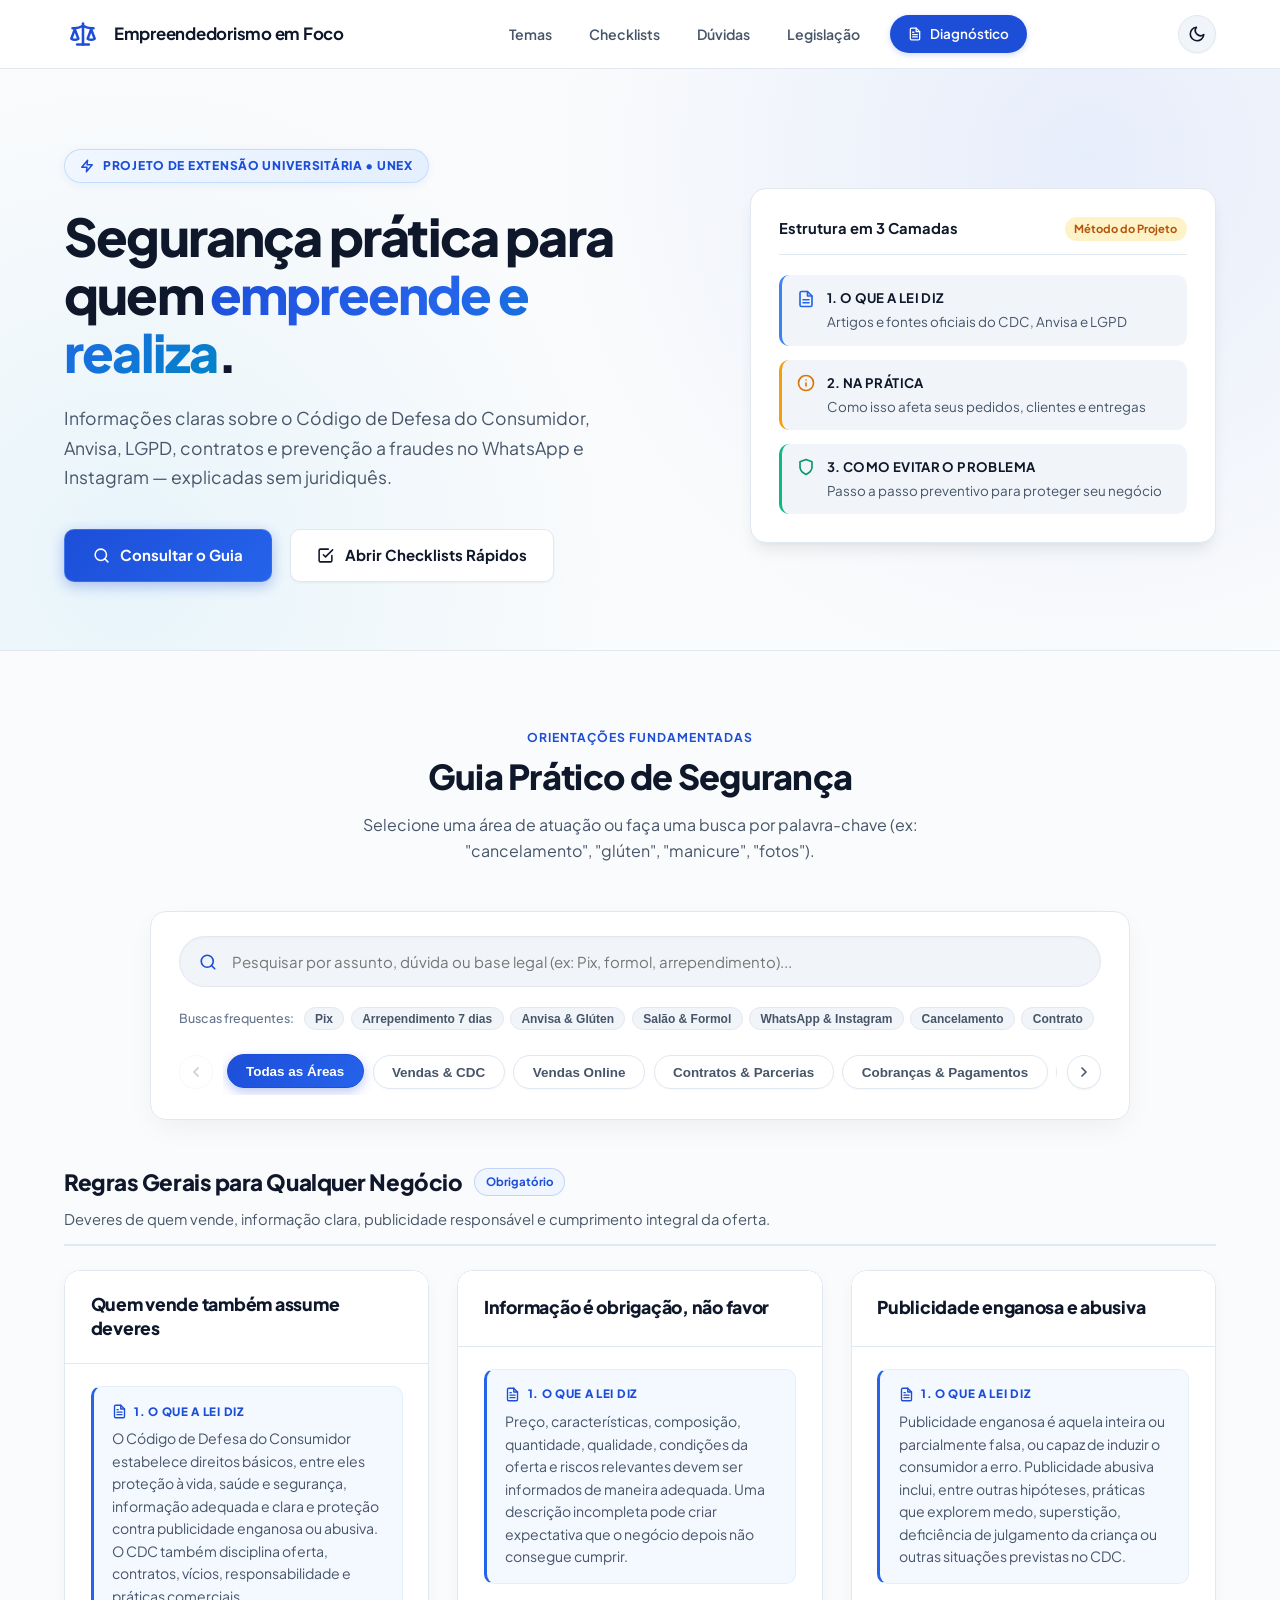
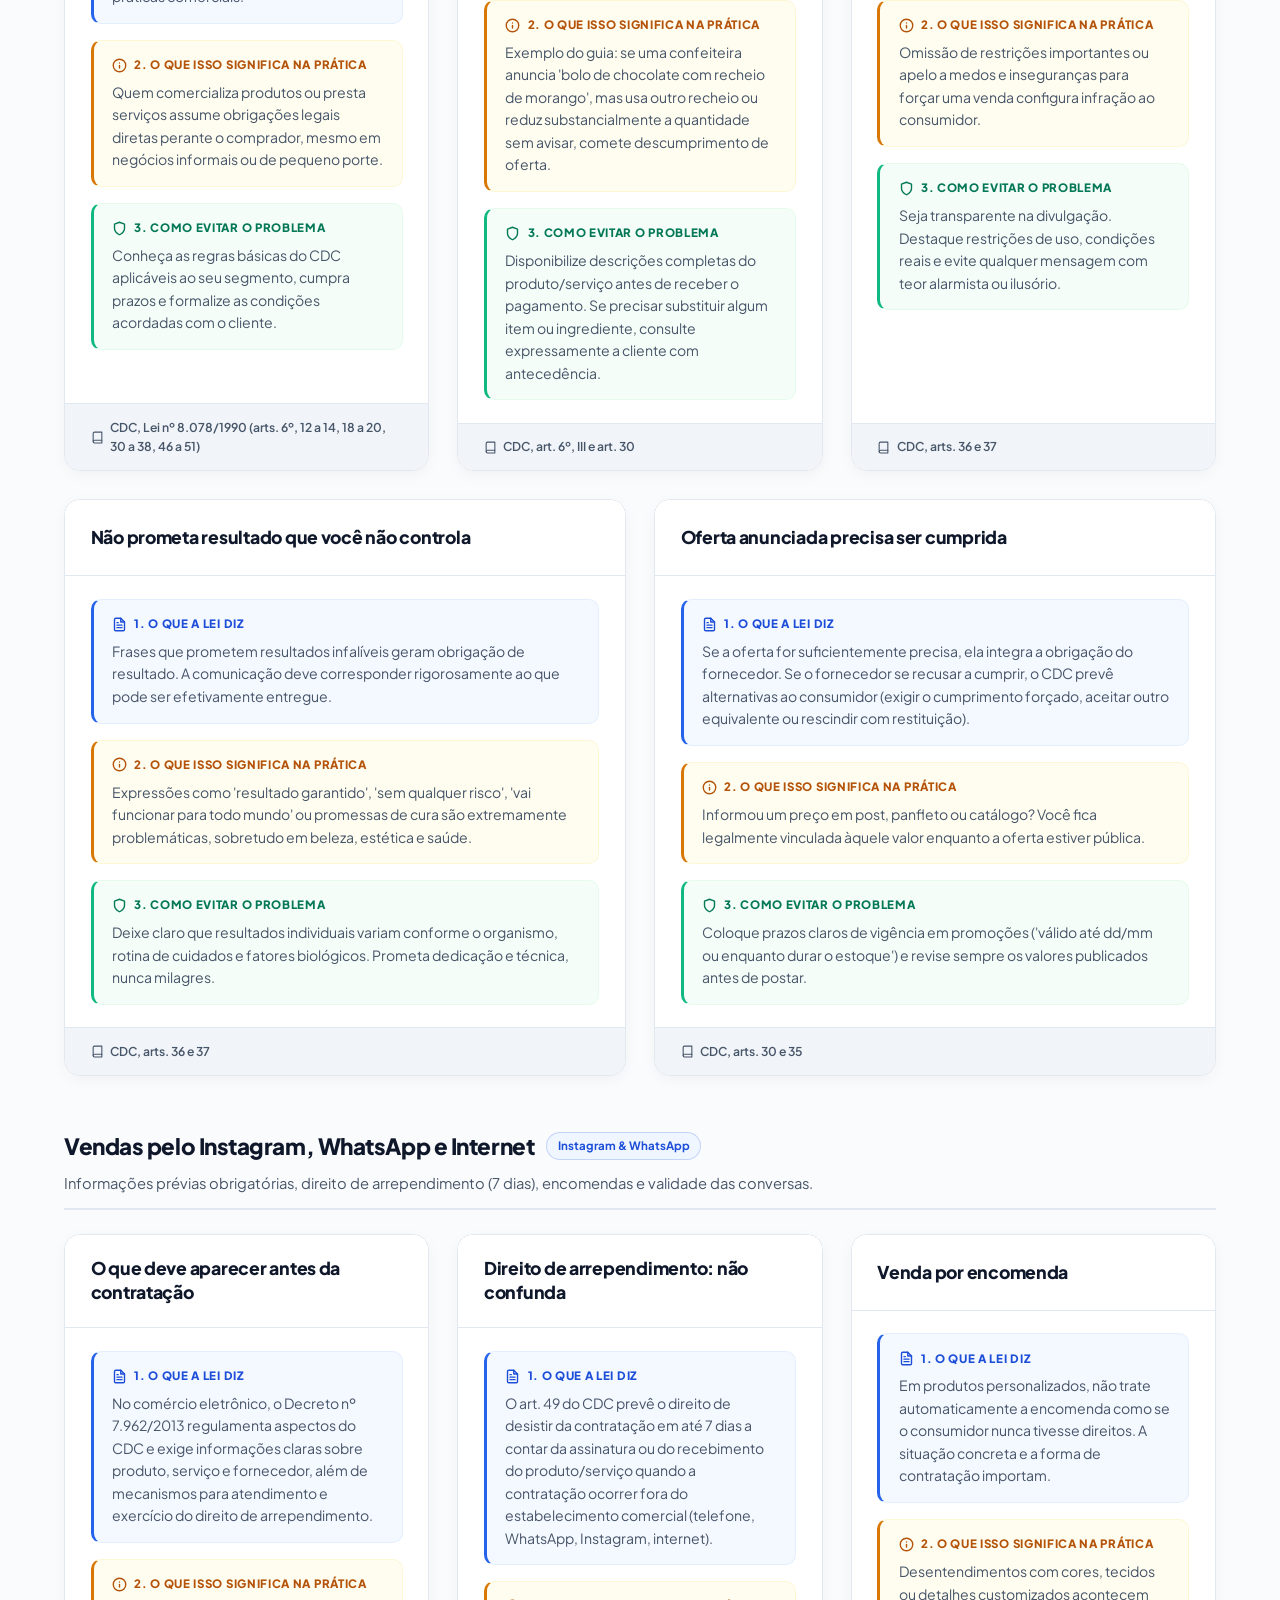
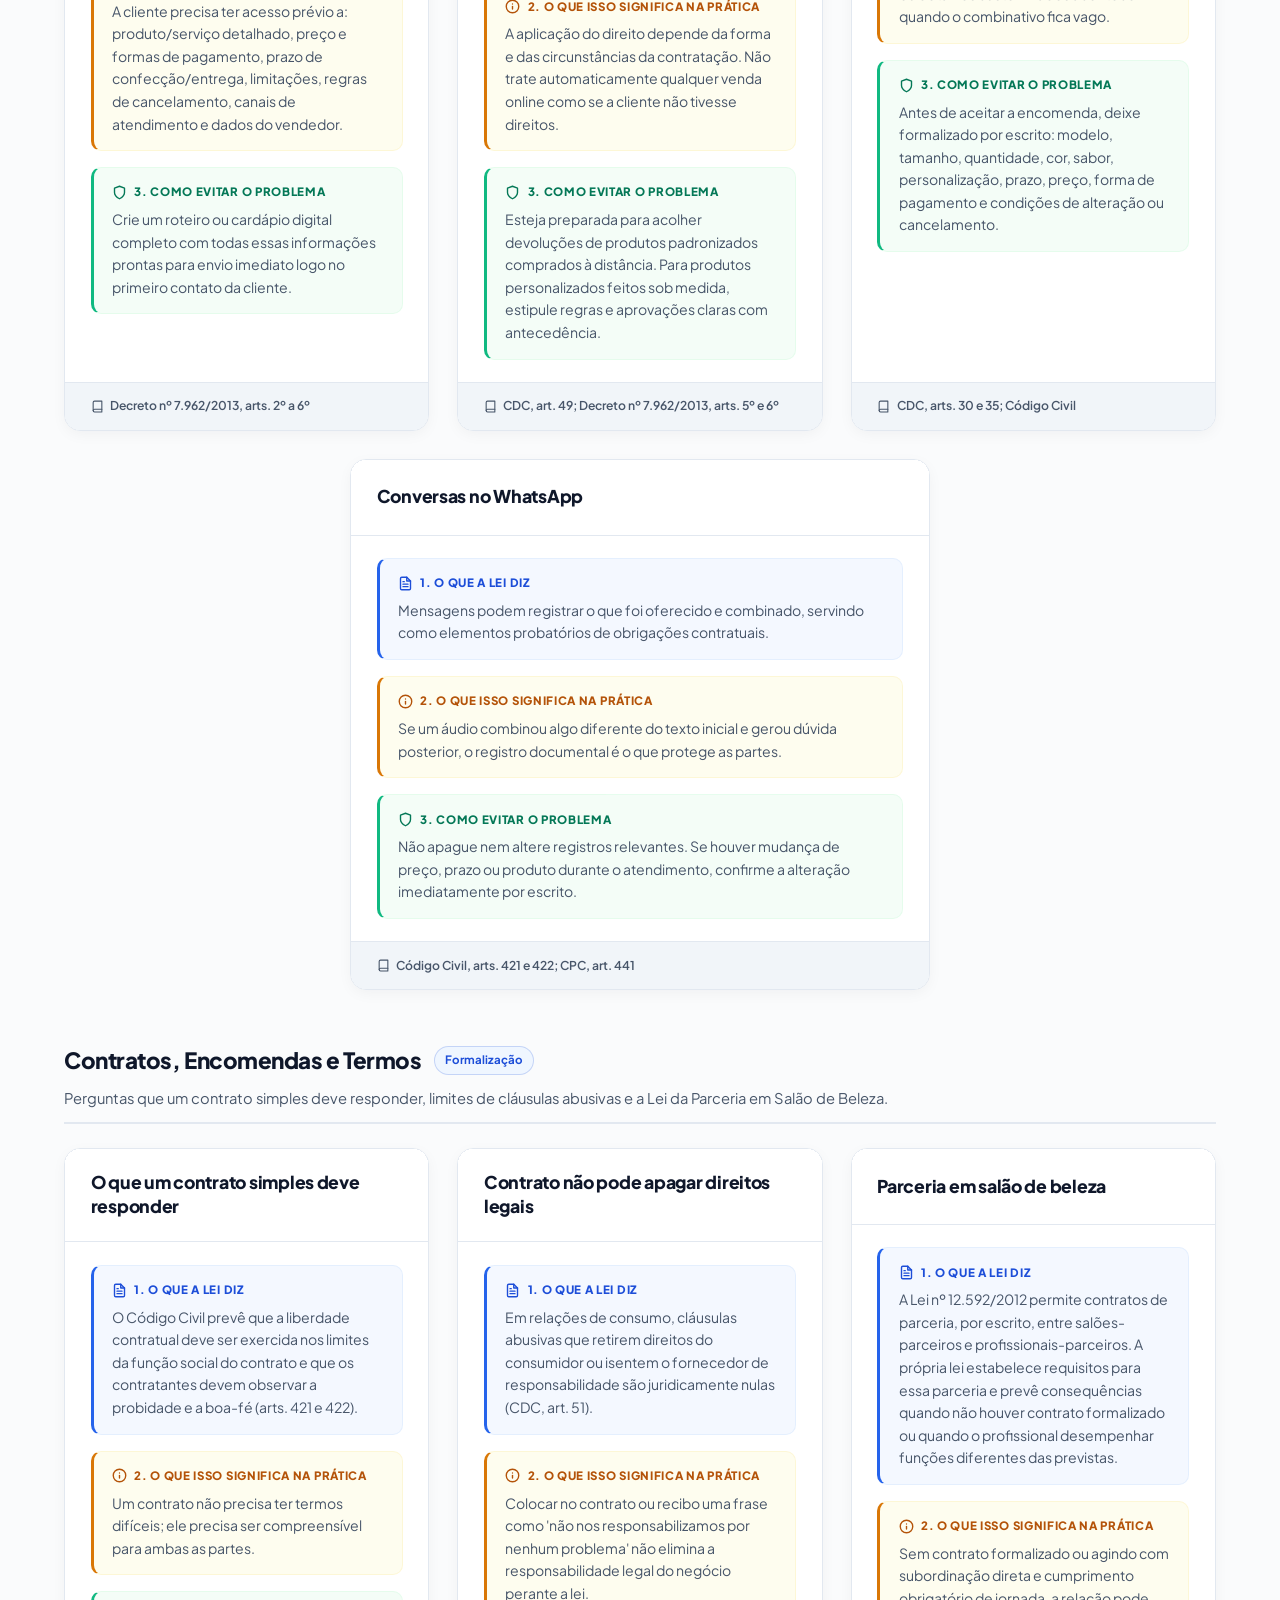
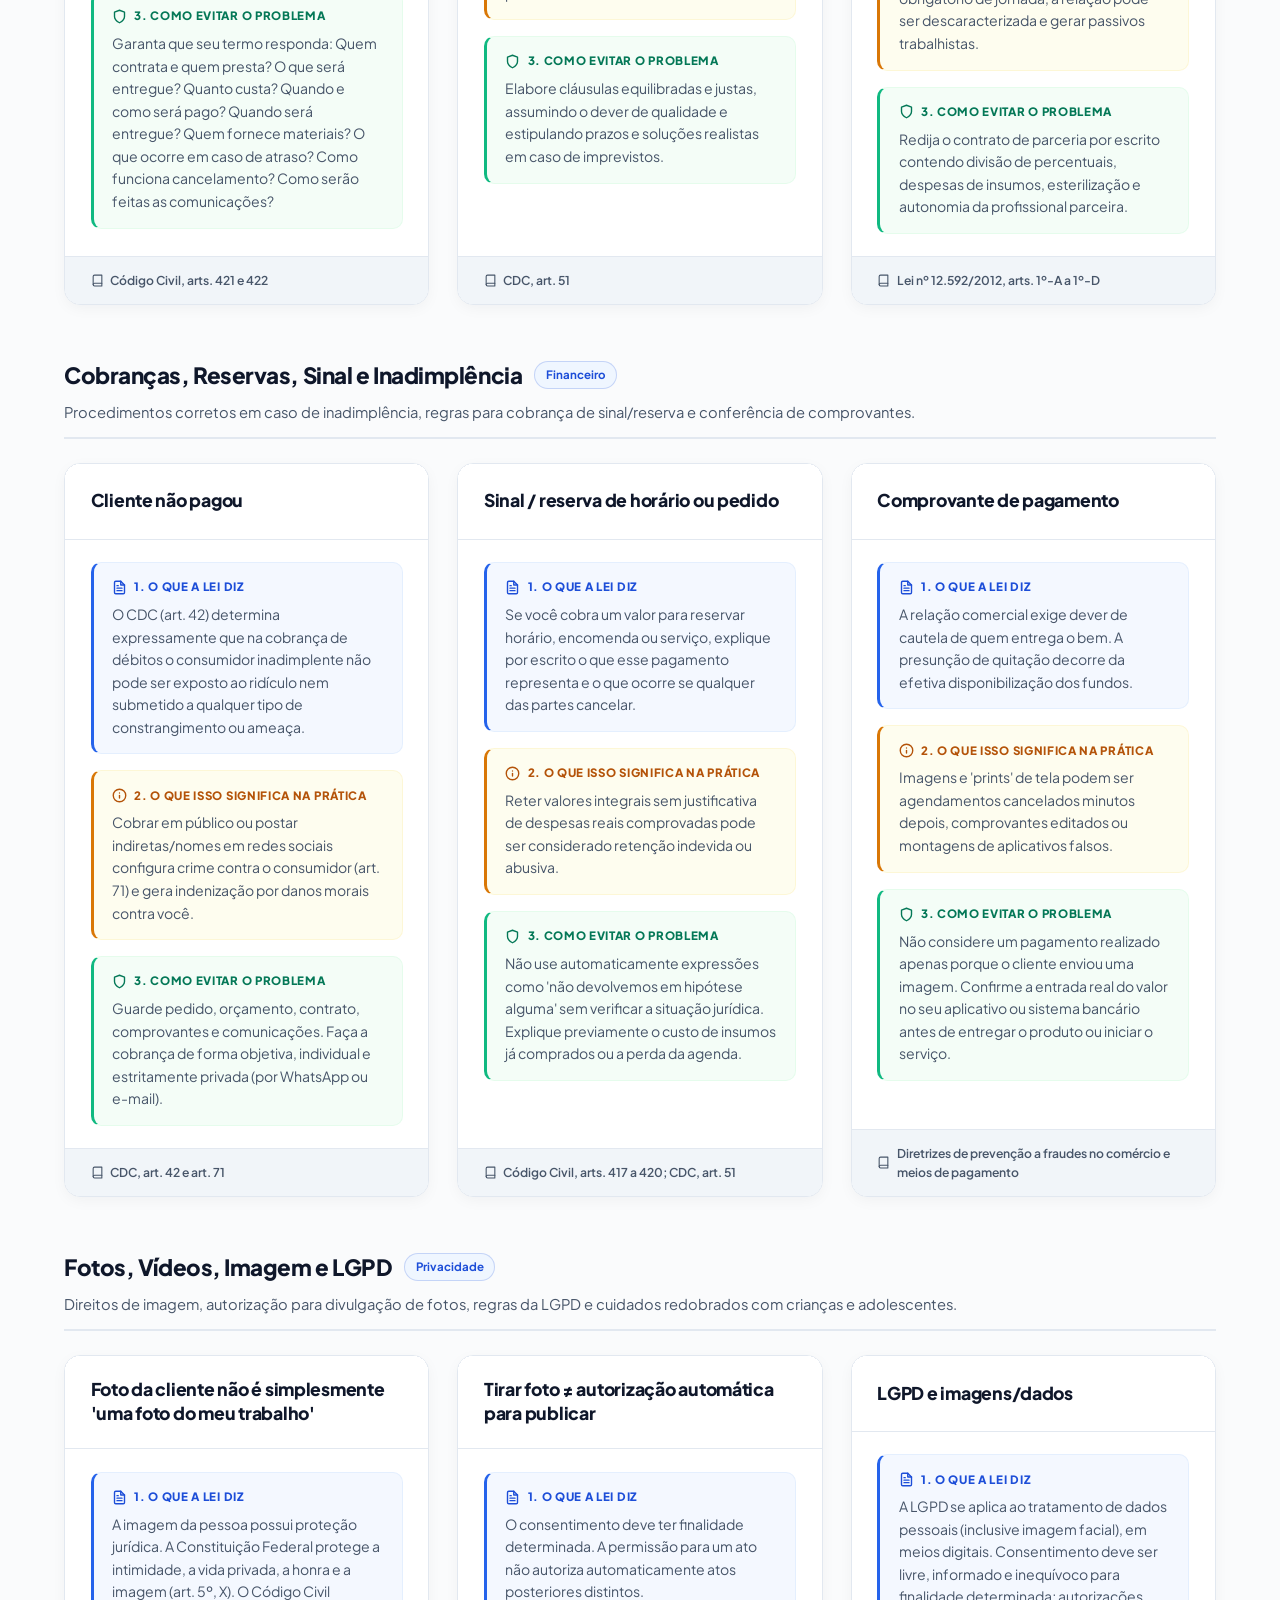
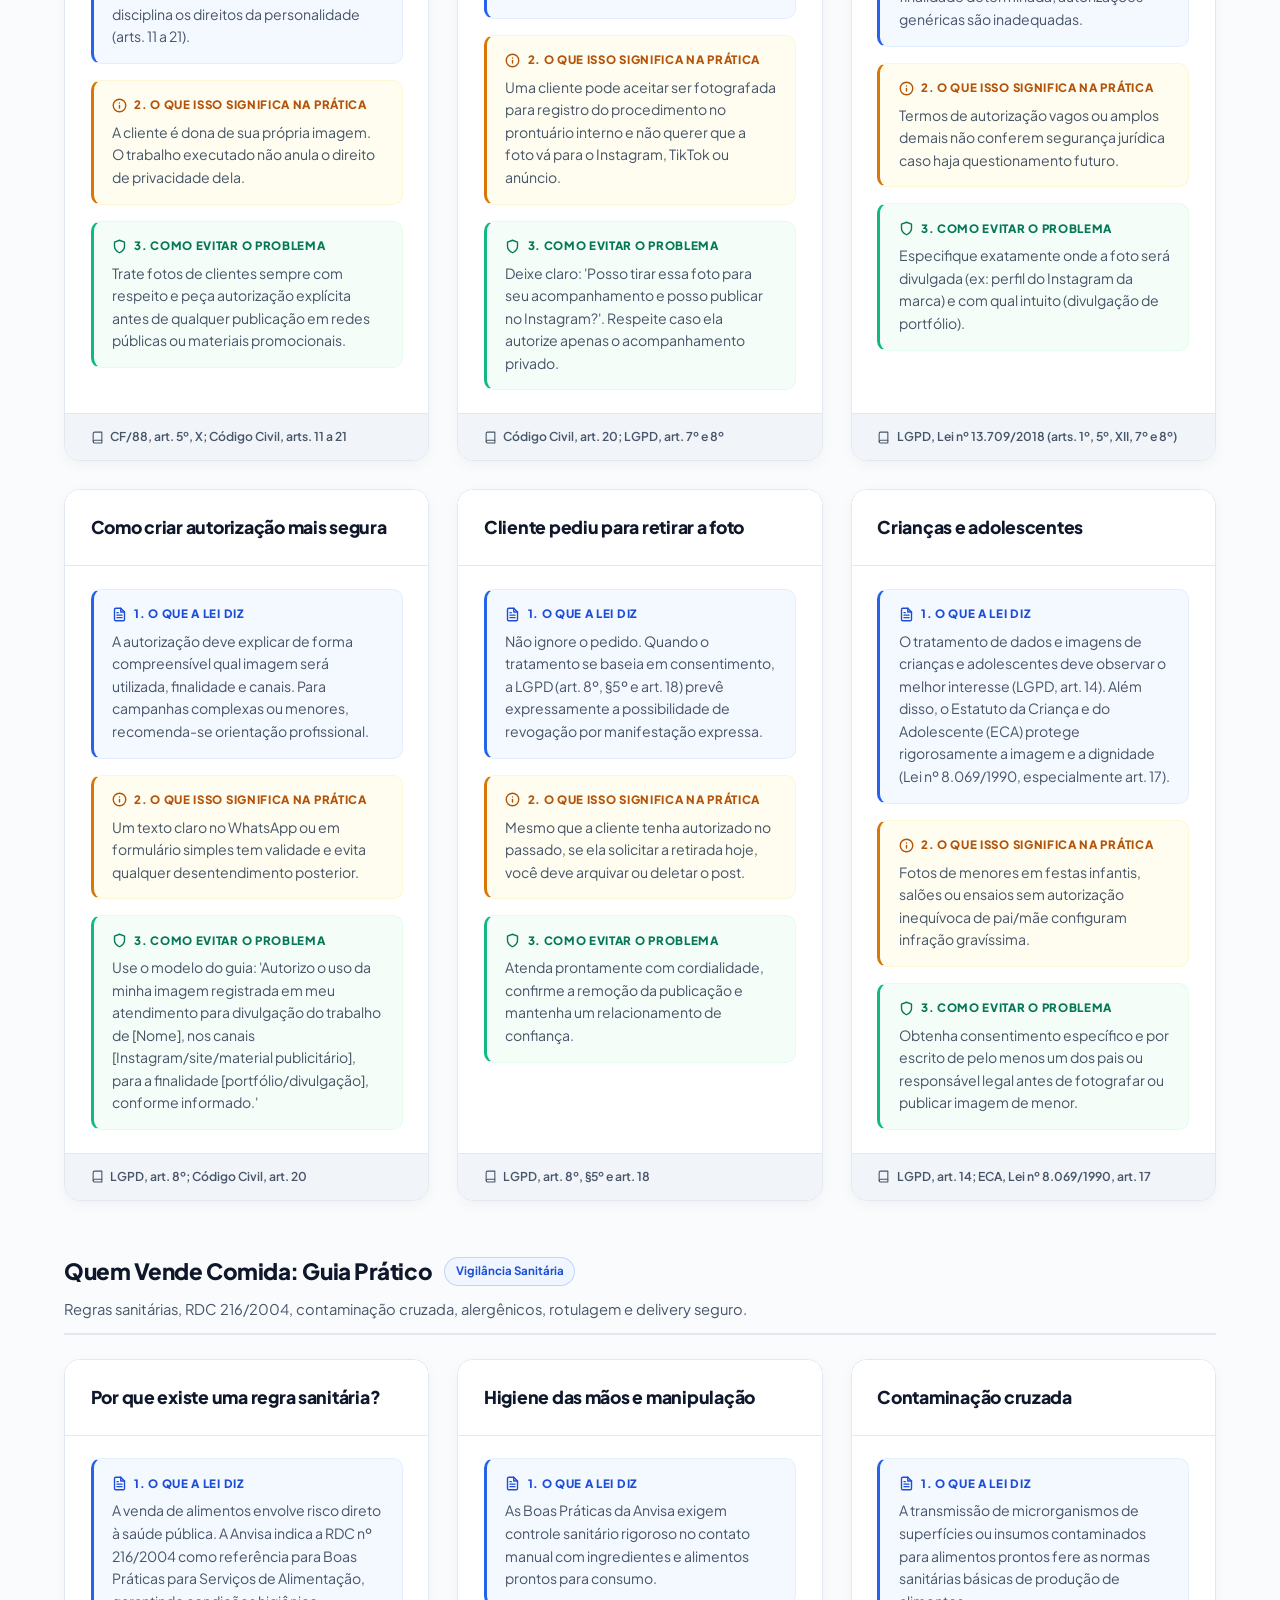
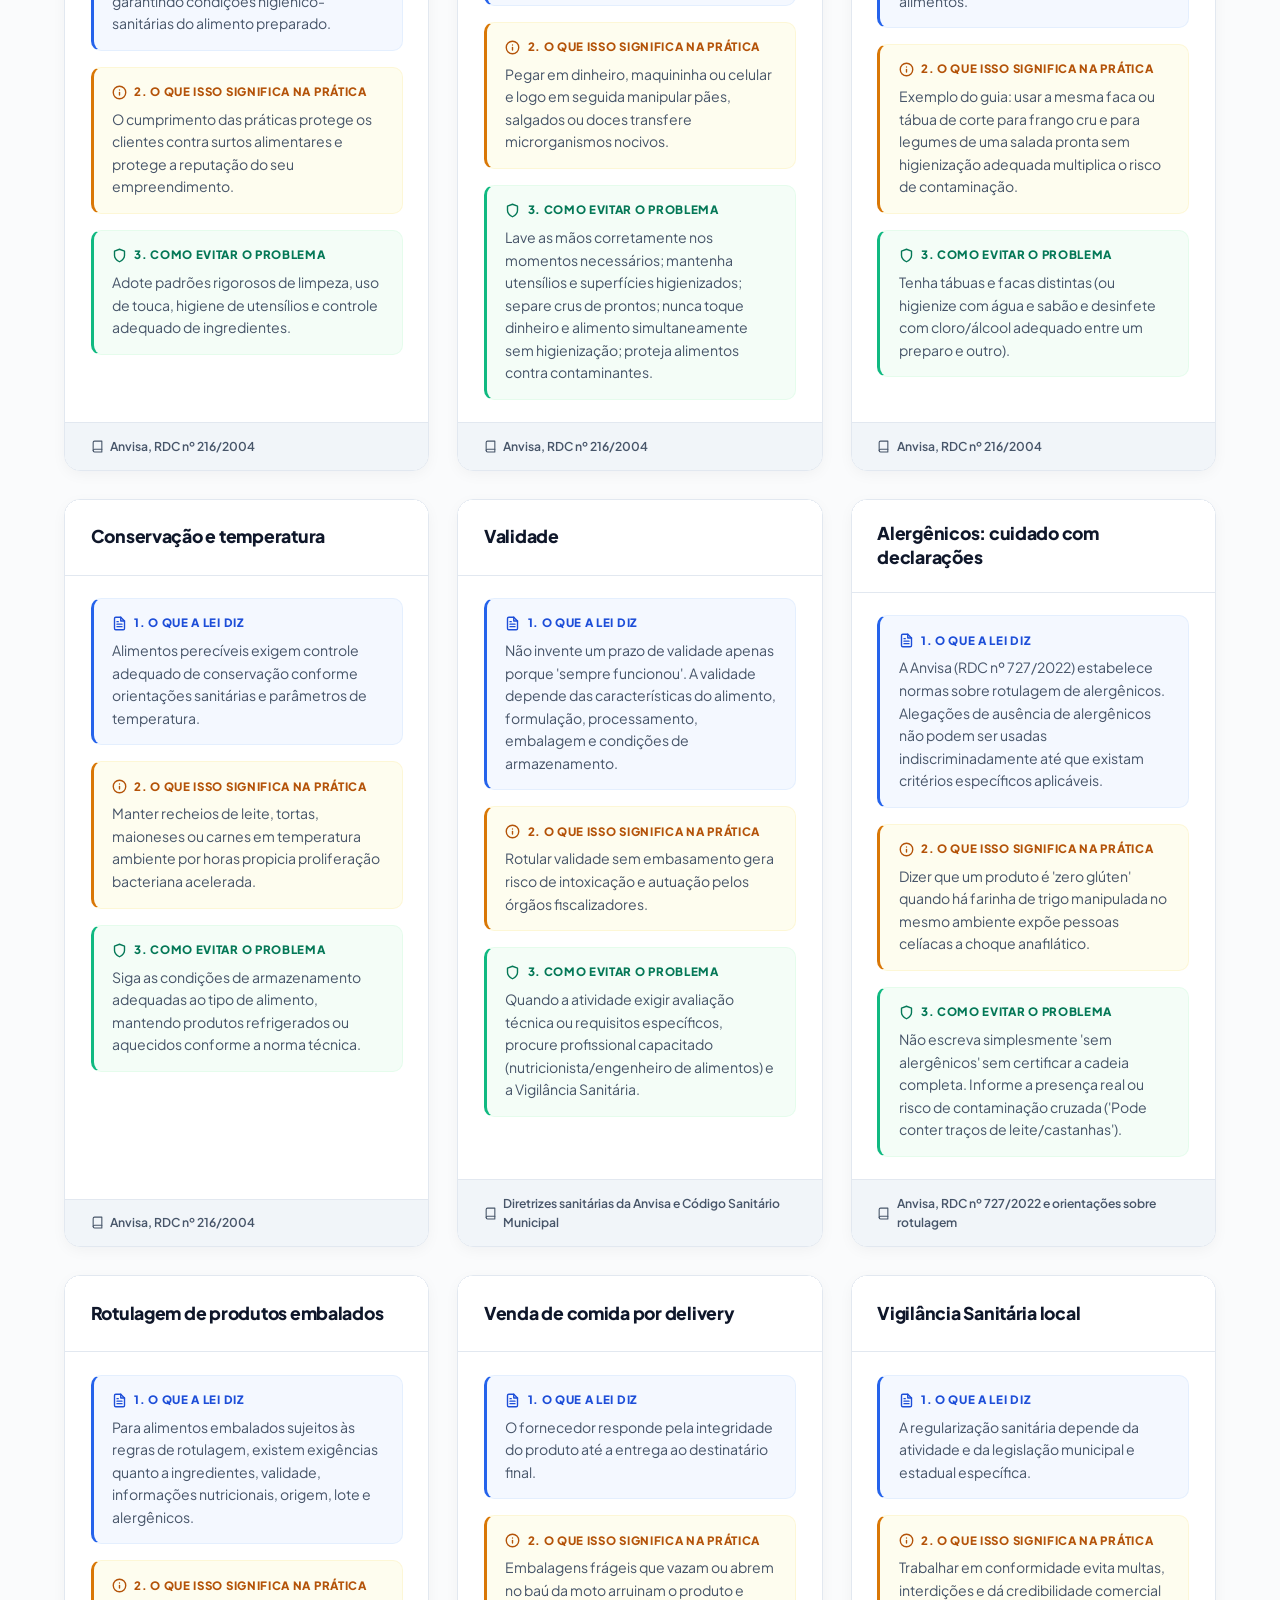
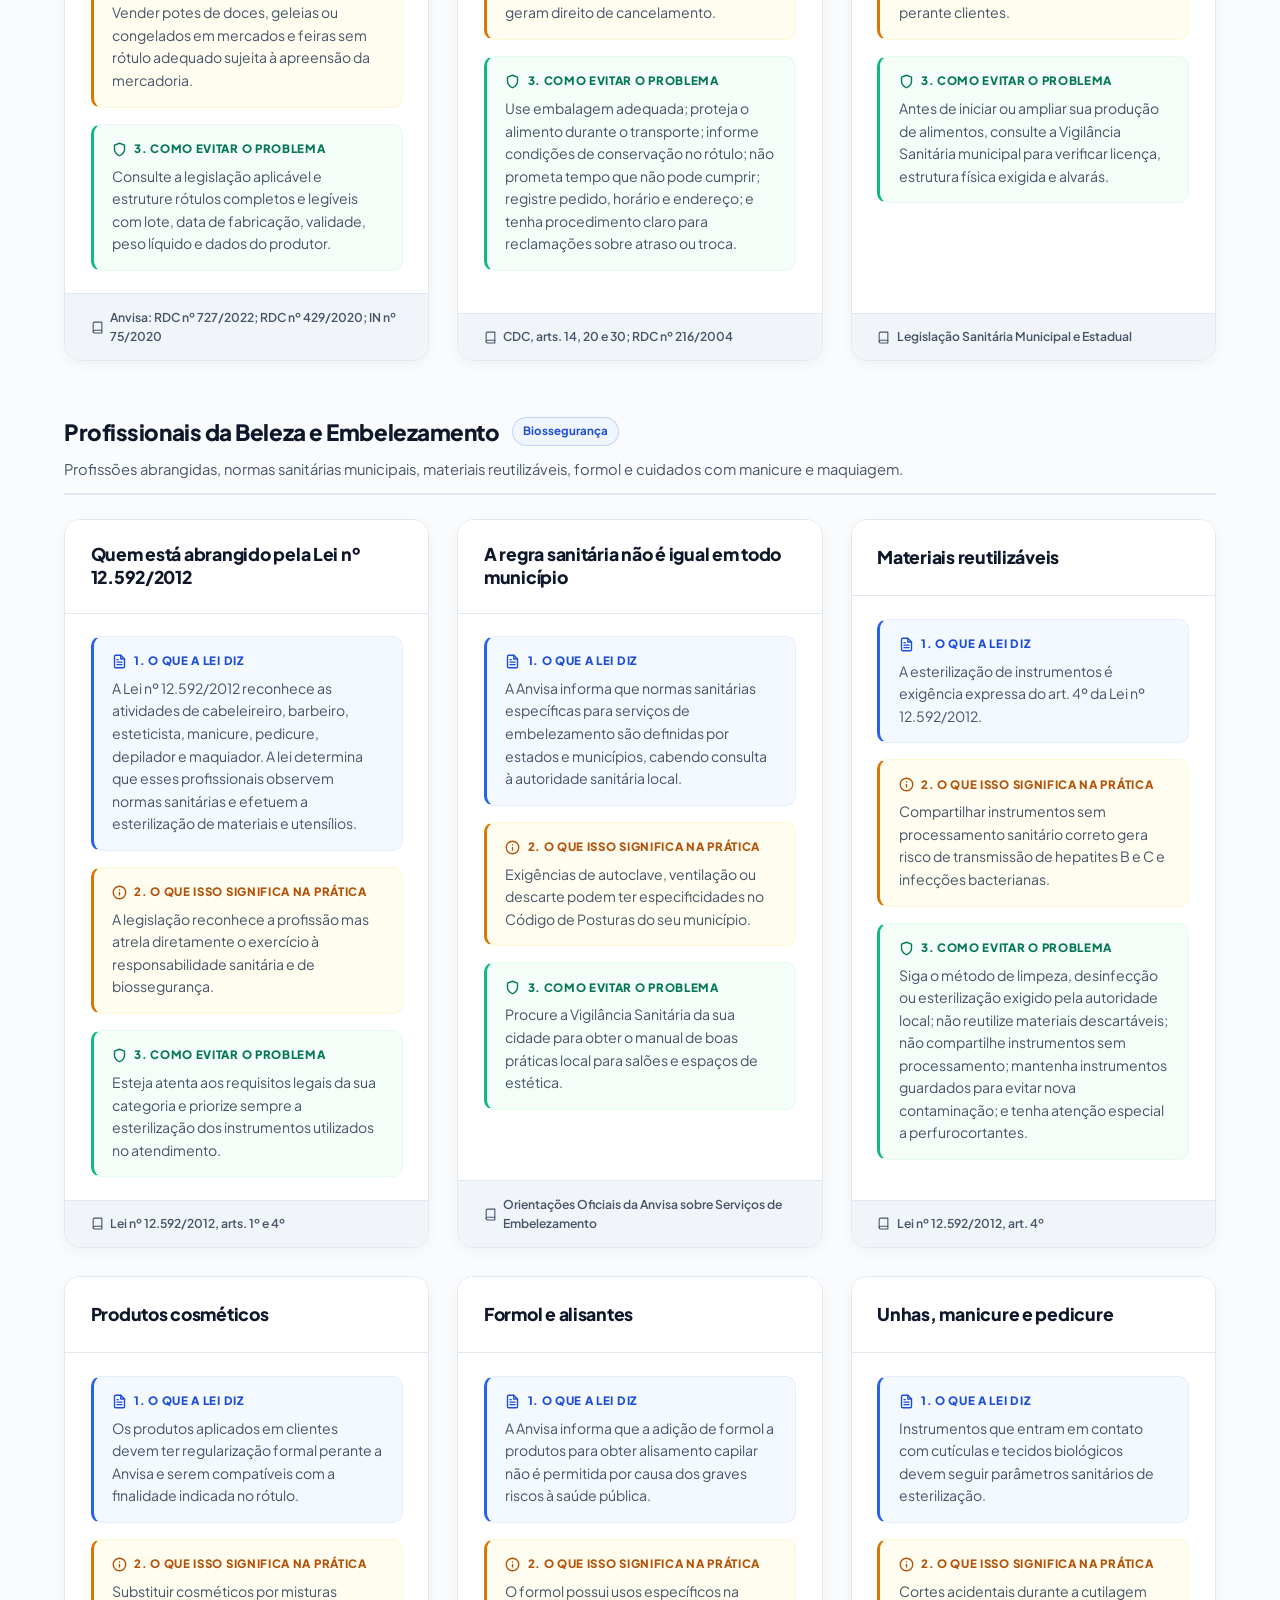
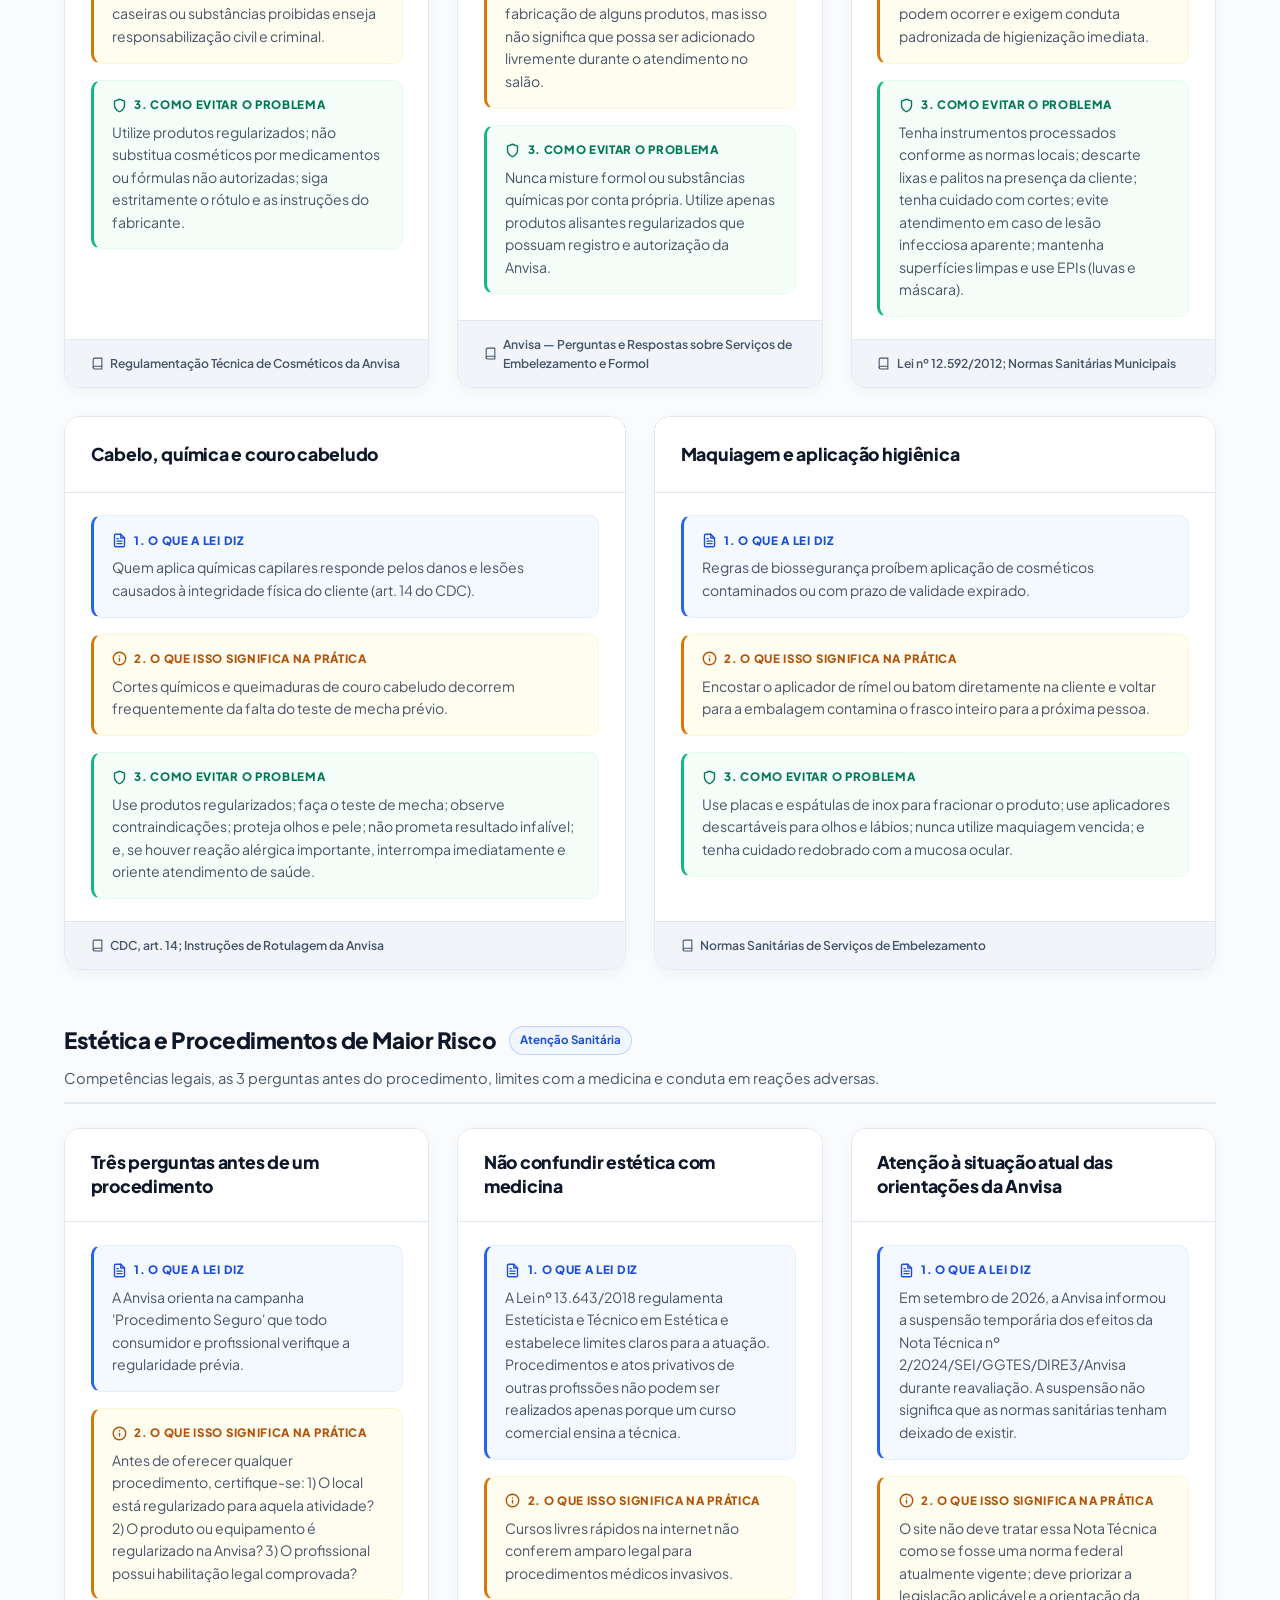
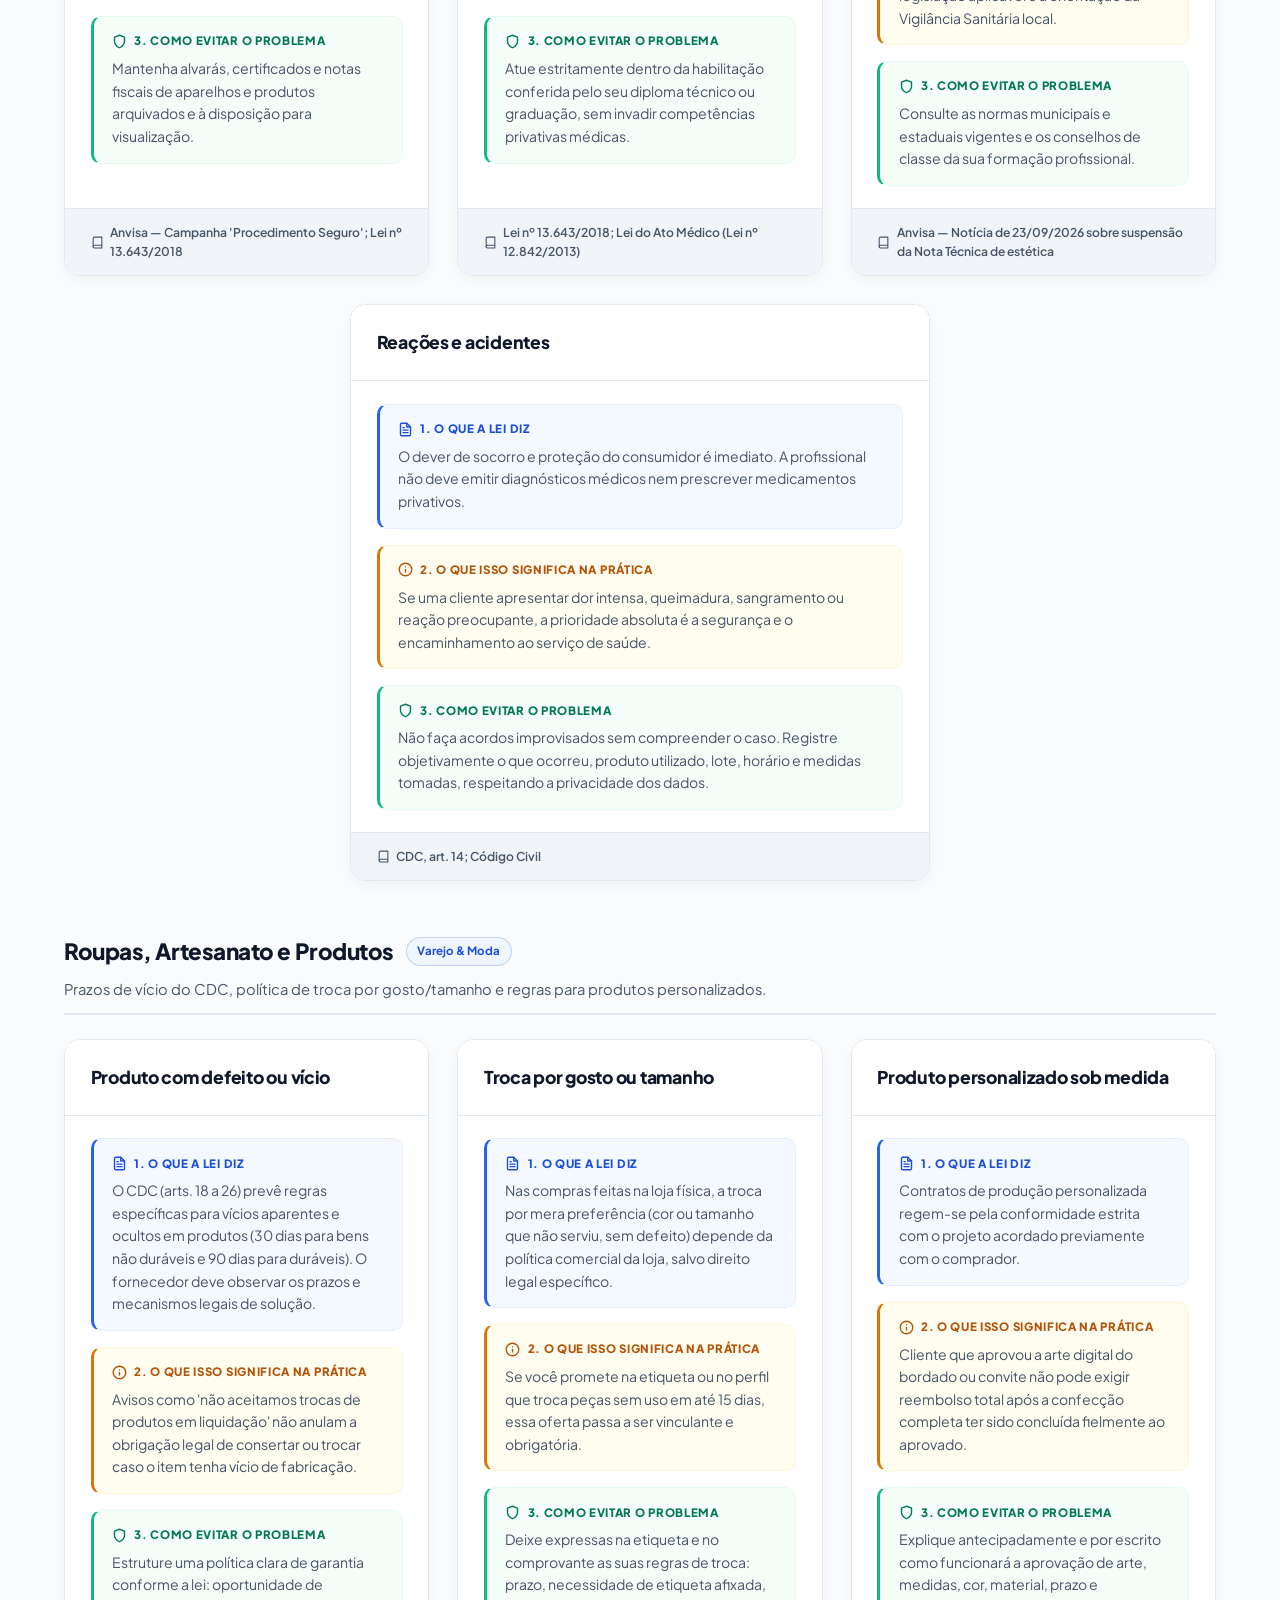
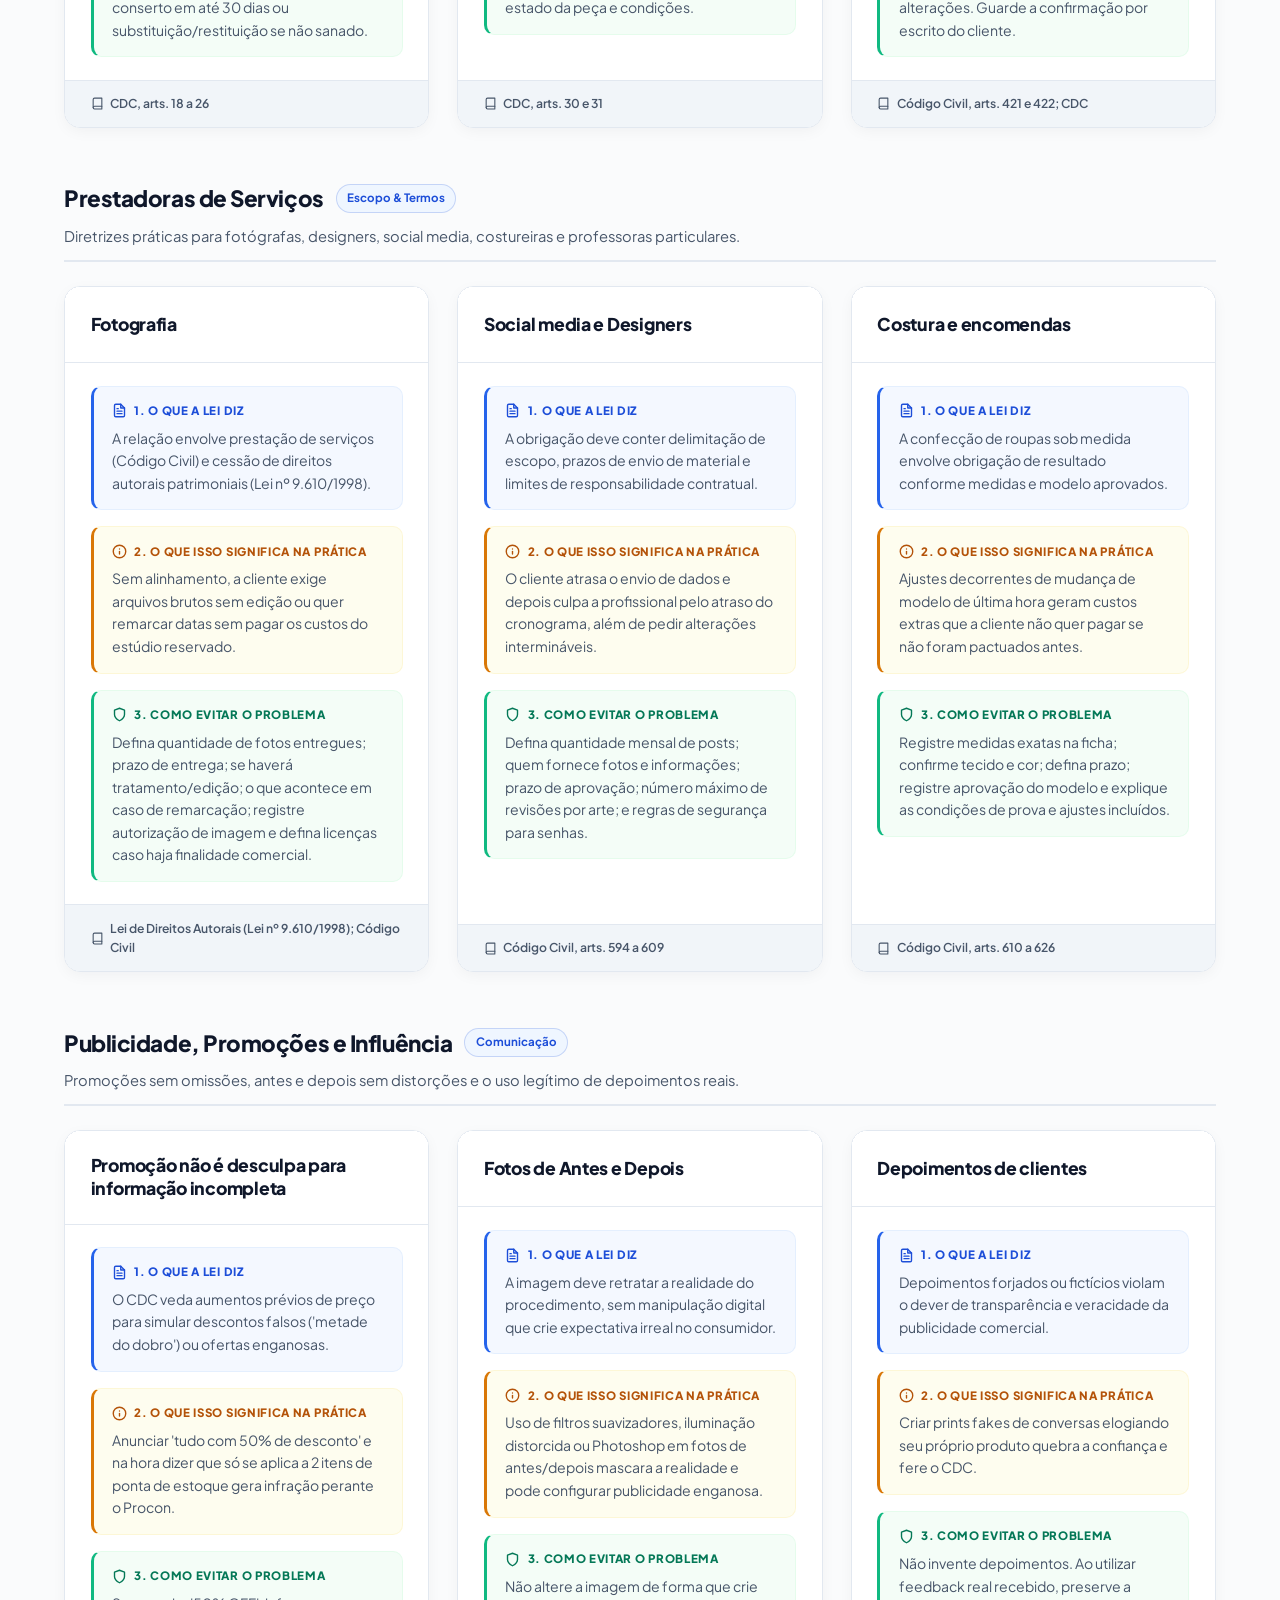
<file: index.html>
<!DOCTYPE html>
<html lang="pt-BR">
<head>
  <meta charset="UTF-8">
  <meta name="viewport" content="width=device-width, initial-scale=1.0, maximum-scale=5.0, viewport-fit=cover">
  <title>Empreendedorismo em Foco — Guia Prático de Segurança Jurídica, Sanitária e Digital</title>
  
  <!-- Meta tags SEO -->
  <meta name="description" content="Guia prático e descomplicado de segurança jurídica, sanitária e digital para microempreendedoras. Projeto de Extensão UNEX (Direito e Sistemas de Informação).">
  <meta name="author" content="UNEX — Extensão Universitária">
  <meta name="theme-color" content="#1d4ed8">

  <!-- Tipografia Moderna do Google Fonts -->
  <link rel="preconnect" href="https://fonts.googleapis.com">
  <link rel="preconnect" href="https://fonts.gstatic.com" crossorigin>
  <link href="https://fonts.googleapis.com/css2?family=Plus+Jakarta+Sans:wght@400;500;600;700;800&display=swap" rel="stylesheet">

  <!-- Favicon SVG: Balança da Justiça / Direito (Sem fundo, escala cheia) -->
  <link rel="icon" type="image/svg+xml" href="data:image/svg+xml,<svg xmlns='http://www.w3.org/2000/svg' viewBox='0 0 24 24' fill='none' stroke='%232563eb' stroke-width='2' stroke-linecap='round' stroke-linejoin='round'><path d='m16 16 3-8 3 8c-.87.65-1.92 1-3 1s-2.13-.35-3-1Z'/><path d='m2 16 3-8 3 8c-.87.65-1.92 1-3 1s-2.13-.35-3-1Z'/><path d='M7 21h10'/><path d='M12 3v18'/><path d='M3 7h2c2 0 5-1 7-2 2 1 5 2 7 2h2'/></svg>">

  <!-- Estilos da Aplicação -->
  <link rel="stylesheet" href="assets/css/style.css?v=4.0">
  <link rel="stylesheet" href="assets/css/components.css?v=4.1">
</head>
<body>
  <!-- Orbe Luminosa Central Flutuante para o Modo Escuro -->
  <div class="ambient-glow-orb" aria-hidden="true"></div>

  <!-- ========================================================================
       Header / Barra Superior
       ======================================================================== -->
  <header class="site-header" id="header">
    <div class="container nav-container">
      <a href="#inicio" class="brand" aria-label="Ir para o início do site">
        <div class="brand-badge" aria-hidden="true">
          <svg width="28" height="28" viewBox="0 0 24 24" fill="none" stroke="currentColor" stroke-width="2.2" stroke-linecap="round" stroke-linejoin="round">
            <path d="m16 16 3-8 3 8c-.87.65-1.92 1-3 1s-2.13-.35-3-1Z"/>
            <path d="m2 16 3-8 3 8c-.87.65-1.92 1-3 1s-2.13-.35-3-1Z"/>
            <path d="M7 21h10"/>
            <path d="M12 3v18"/>
            <path d="M3 7h2c2 0 5-1 7-2 2 1 5 2 7 2h2"/>
          </svg>
        </div>
        <span class="brand-title">Empreendedorismo em Foco</span>
      </a>

      <nav aria-label="Navegação Principal" class="desktop-navigation">
        <ul class="nav-links">
          <li><a href="#diretrizes" class="nav-link">Temas</a></li>
          <li><a href="#checklists" class="nav-link">Checklists</a></li>
          <li><a href="#duvidas" class="nav-link">Dúvidas</a></li>
          <li><a href="#fontes-oficiais" class="nav-link">Legislação</a></li>
          <li>
            <a href="https://forms.gle/CNi8nQm6ViK3J8j4A" target="_blank" rel="noopener noreferrer" class="nav-cta">
              <svg width="14" height="14" viewBox="0 0 24 24" fill="none" stroke="currentColor" stroke-width="2.2" stroke-linecap="round" stroke-linejoin="round">
                <path d="M14 2H6a2 2 0 0 0-2 2v16a2 2 0 0 0 2 2h12a2 2 0 0 0 2-2V8z"></path>
                <polyline points="14 2 14 8 20 8"></polyline>
                <line x1="16" y1="13" x2="8" y2="13"></line>
                <line x1="16" y1="17" x2="8" y2="17"></line>
                <polyline points="10 9 9 9 8 9"></polyline>
              </svg>
              Diagnóstico
            </a>
          </li>
        </ul>
      </nav>

      <div class="header-actions">
        <button class="theme-toggle-btn" id="theme-toggle-btn" aria-label="Alternar modo escuro" title="Alternar tema claro/escuro">
          <span class="theme-icon sun-icon" aria-hidden="true">
            <svg width="18" height="18" viewBox="0 0 24 24" fill="none" stroke="currentColor" stroke-width="2.2" stroke-linecap="round" stroke-linejoin="round">
              <circle cx="12" cy="12" r="5"></circle>
              <line x1="12" y1="1" x2="12" y2="3"></line>
              <line x1="12" y1="21" x2="12" y2="23"></line>
              <line x1="4.22" y1="4.22" x2="5.64" y2="5.64"></line>
              <line x1="18.36" y1="18.36" x2="19.78" y2="19.78"></line>
              <line x1="1" y1="12" x2="3" y2="12"></line>
              <line x1="21" y1="12" x2="23" y2="12"></line>
              <line x1="4.22" y1="19.78" x2="5.64" y2="18.36"></line>
              <line x1="18.36" y1="5.64" x2="19.78" y2="4.22"></line>
            </svg>
          </span>
          <span class="theme-icon moon-icon" aria-hidden="true">
            <svg width="18" height="18" viewBox="0 0 24 24" fill="none" stroke="currentColor" stroke-width="2.2" stroke-linecap="round" stroke-linejoin="round">
              <path d="M21 12.79A9 9 0 1 1 11.21 3 7 7 0 0 0 21 12.79z"></path>
            </svg>
          </span>
        </button>

        <button type="button" class="mobile-toggle" aria-label="Abrir menu de navegação" id="mobile-toggle" aria-expanded="false" aria-controls="mobile-dropdown-menu">
          <svg class="hamburger-icon" width="22" height="22" viewBox="0 0 24 24" fill="none" stroke="currentColor" stroke-width="2.2" stroke-linecap="round" stroke-linejoin="round">
            <line x1="3" y1="12" x2="21" y2="12"></line>
            <line x1="3" y1="6" x2="21" y2="6"></line>
            <line x1="3" y1="18" x2="21" y2="18"></line>
          </svg>
          <svg class="close-icon" width="22" height="22" viewBox="0 0 24 24" fill="none" stroke="currentColor" stroke-width="2.2" stroke-linecap="round" stroke-linejoin="round">
            <line x1="18" y1="6" x2="6" y2="18"></line>
            <line x1="6" y1="6" x2="18" y2="18"></line>
          </svg>
        </button>
      </div>
    </div>
  </header>

  <!-- Menu Dropdown Compacto (Top-level overlay independente, sem risco de clipping pelo header) -->
  <nav class="mobile-dropdown-menu" id="mobile-dropdown-menu" aria-label="Menu de navegação móvel">
    <div class="mobile-dropdown-inner">
      <ul class="mobile-dropdown-links">
        <li>
          <a href="#diretrizes" class="mobile-dropdown-link">
            <svg class="mobile-dropdown-icon" width="18" height="18" viewBox="0 0 24 24" fill="none" stroke="currentColor" stroke-width="2" stroke-linecap="round" stroke-linejoin="round">
              <path d="M4 19.5A2.5 2.5 0 0 1 6.5 17H20"></path>
              <path d="M6.5 2H20v20H6.5A2.5 2.5 0 0 1 4 19.5v-15A2.5 2.5 0 0 1 6.5 2z"></path>
            </svg>
            <span>Temas</span>
          </a>
        </li>
        <li>
          <a href="#checklists" class="mobile-dropdown-link">
            <svg class="mobile-dropdown-icon" width="18" height="18" viewBox="0 0 24 24" fill="none" stroke="currentColor" stroke-width="2" stroke-linecap="round" stroke-linejoin="round">
              <path d="m9 11 3 3L22 4"></path>
              <path d="M21 12v7a2 2 0 0 1-2 2H5a2 2 0 0 1-2-2V5a2 2 0 0 1 2-2h11"></path>
            </svg>
            <span>Checklists</span>
          </a>
        </li>
        <li>
          <a href="#duvidas" class="mobile-dropdown-link">
            <svg class="mobile-dropdown-icon" width="18" height="18" viewBox="0 0 24 24" fill="none" stroke="currentColor" stroke-width="2" stroke-linecap="round" stroke-linejoin="round">
              <circle cx="12" cy="12" r="10"></circle>
              <path d="M9.09 9a3 3 0 0 1 5.83 1c0 2-3 3-3 3"></path>
              <line x1="12" y1="17" x2="12.01" y2="17"></line>
            </svg>
            <span>Dúvidas</span>
          </a>
        </li>
        <li>
          <a href="#fontes-oficiais" class="mobile-dropdown-link">
            <svg class="mobile-dropdown-icon" width="18" height="18" viewBox="0 0 24 24" fill="none" stroke="currentColor" stroke-width="2" stroke-linecap="round" stroke-linejoin="round">
              <path d="m16 16 3-8 3 8c-.87.65-1.92 1-3 1s-2.13-.35-3-1Z"></path>
              <path d="m2 16 3-8 3 8c-.87.65-1.92 1-3 1s-2.13-.35-3-1Z"></path>
              <path d="M7 21h10"></path>
              <path d="M12 3v18"></path>
            </svg>
            <span>Legislação</span>
          </a>
        </li>
        <li class="mobile-dropdown-cta-item">
          <a href="https://forms.gle/CNi8nQm6ViK3J8j4A" target="_blank" rel="noopener noreferrer" class="mobile-dropdown-cta">
            <svg width="15" height="15" viewBox="0 0 24 24" fill="none" stroke="currentColor" stroke-width="2.2" stroke-linecap="round" stroke-linejoin="round">
              <path d="M14 2H6a2 2 0 0 0-2 2v16a2 2 0 0 0 2 2h12a2 2 0 0 0 2-2V8z"></path>
              <polyline points="14 2 14 8 20 8"></polyline>
              <line x1="16" y1="13" x2="8" y2="13"></line>
              <line x1="16" y1="17" x2="8" y2="17"></line>
              <polyline points="10 9 9 9 8 9"></polyline>
            </svg>
            <span>Diagnóstico</span>
          </a>
        </li>
      </ul>
    </div>
  </nav>

  <!-- Backdrop suave para fechar ao tocar fora -->
  <div class="mobile-dropdown-backdrop" id="dropdown-backdrop" aria-hidden="true"></div>

  <!-- ========================================================================
       Hero Section
       ======================================================================== -->
  <main id="main-content">
    <section class="hero-section" id="inicio">
      <div class="container hero-wrapper">
        <div class="hero-content">
          <div class="hero-tag">
            <svg width="14" height="14" viewBox="0 0 24 24" fill="none" stroke="currentColor" stroke-width="2.5" stroke-linecap="round" stroke-linejoin="round">
              <polygon points="13 2 3 14 12 14 11 22 21 10 12 10 13 2"></polygon>
            </svg>
            Projeto de Extensão Universitária &bull; UNEX
          </div>
          <h1 class="hero-title">
            Segurança prática para quem <span>empreende e realiza</span>.
          </h1>
          <p class="hero-desc">
            Informações claras sobre o Código de Defesa do Consumidor, Anvisa, LGPD, contratos e prevenção a fraudes no WhatsApp e Instagram — explicadas sem juridiquês.
          </p>
          <div class="hero-actions">
            <a href="#diretrizes" class="btn-primary">
              <svg width="17" height="17" viewBox="0 0 24 24" fill="none" stroke="currentColor" stroke-width="2.2" stroke-linecap="round" stroke-linejoin="round">
                <circle cx="11" cy="11" r="8"></circle>
                <line x1="21" y1="21" x2="16.65" y2="16.65"></line>
              </svg>
              Consultar o Guia
            </a>
            <a href="#checklists" class="btn-secondary">
              <svg width="17" height="17" viewBox="0 0 24 24" fill="none" stroke="currentColor" stroke-width="2.2" stroke-linecap="round" stroke-linejoin="round">
                <polyline points="9 11 12 14 22 4"></polyline>
                <path d="M21 12v7a2 2 0 0 1-2 2H5a2 2 0 0 1-2-2V5a2 2 0 0 1 2-2h11"></path>
              </svg>
              Abrir Checklists Rápidos
            </a>
          </div>
        </div>

        <div class="hero-card-preview" aria-hidden="true">
          <div class="preview-header">
            <span class="preview-title">Estrutura em 3 Camadas</span>
            <span class="preview-badge">Método do Projeto</span>
          </div>
          <div class="method-pillars">
            <div class="method-pillar law">
              <div class="pillar-icon-box">
                <svg width="16" height="16" viewBox="0 0 24 24" fill="none" stroke="currentColor" stroke-width="2.2" stroke-linecap="round" stroke-linejoin="round"><path d="M14 2H6a2 2 0 0 0-2 2v16a2 2 0 0 0 2 2h12a2 2 0 0 0 2-2V8z"></path><polyline points="14 2 14 8 20 8"></polyline><line x1="16" y1="13" x2="8" y2="13"></line><line x1="16" y1="17" x2="8" y2="17"></line></svg>
              </div>
              <div class="pillar-content">
                <strong>1. O que a Lei diz</strong>
                <span>Artigos e fontes oficiais do CDC, Anvisa e LGPD</span>
              </div>
            </div>
            <div class="method-pillar practice">
              <div class="pillar-icon-box">
                <svg width="16" height="16" viewBox="0 0 24 24" fill="none" stroke="currentColor" stroke-width="2.2" stroke-linecap="round" stroke-linejoin="round"><circle cx="12" cy="12" r="10"></circle><line x1="12" y1="16" x2="12" y2="12"></line><line x1="12" y1="8" x2="12.01" y2="8"></line></svg>
              </div>
              <div class="pillar-content">
                <strong>2. Na Prática</strong>
                <span>Como isso afeta seus pedidos, clientes e entregas</span>
              </div>
            </div>
            <div class="method-pillar prevent">
              <div class="pillar-icon-box">
                <svg width="16" height="16" viewBox="0 0 24 24" fill="none" stroke="currentColor" stroke-width="2.2" stroke-linecap="round" stroke-linejoin="round"><path d="M12 22s8-4 8-10V5l-8-3-8 3v7c0 6 8 10 8 10z"></path></svg>
              </div>
              <div class="pillar-content">
                <strong>3. Como Evitar o Problema</strong>
                <span>Passo a passo preventivo para proteger seu negócio</span>
              </div>
            </div>
          </div>
        </div>
      </div>
    </section>

    <!-- ========================================================================
         Seção Principal: Guia de Diretrizes (Cards em 3 Camadas)
         ======================================================================== -->
    <section class="section" id="diretrizes">
      <div class="container">
        <div class="section-header">
          <span class="section-tag">Orientações Fundamentadas</span>
          <h2 class="section-title">Guia Prático de Segurança</h2>
          <p class="section-subtitle">
            Selecione uma área de atuação ou faça uma busca por palavra-chave (ex: "cancelamento", "glúten", "manicure", "fotos").
          </p>
        </div>

        <!-- Controles: Busca e Filtro de Categorias -->
        <div class="guide-controls">
          <div class="search-box-wrapper">
            <span class="search-icon-box" aria-hidden="true">
              <svg width="18" height="18" viewBox="0 0 24 24" fill="none" stroke="currentColor" stroke-width="2.2" stroke-linecap="round" stroke-linejoin="round">
                <circle cx="11" cy="11" r="8"></circle>
                <line x1="21" y1="21" x2="16.65" y2="16.65"></line>
              </svg>
            </span>
            <input 
              type="text" 
              id="search-input" 
              class="search-input" 
              placeholder="Pesquisar por assunto, dúvida ou base legal (ex: Pix, formol, arrependimento)..."
              aria-label="Pesquisar no guia prático"
            >
            <button type="button" id="search-clear-btn" class="search-clear-btn" aria-label="Limpar pesquisa" style="display: none;">
              <svg width="15" height="15" viewBox="0 0 24 24" fill="none" stroke="currentColor" stroke-width="2.2" stroke-linecap="round" stroke-linejoin="round">
                <line x1="18" y1="6" x2="6" y2="18"></line>
                <line x1="6" y1="6" x2="18" y2="18"></line>
              </svg>
            </button>
          </div>

          <!-- Sugestões de Busca Rápida (Termos Frequentes) -->
          <div class="search-suggestions" id="search-suggestions">
            <span class="suggestions-label">Buscas frequentes:</span>
            <div class="suggestion-chips">
              <button type="button" class="suggestion-chip" data-query="Pix">Pix</button>
              <button type="button" class="suggestion-chip" data-query="Arrependimento">Arrependimento 7 dias</button>
              <button type="button" class="suggestion-chip" data-query="Anvisa">Anvisa & Glúten</button>
              <button type="button" class="suggestion-chip" data-query="Formol">Salão & Formol</button>
              <button type="button" class="suggestion-chip" data-query="WhatsApp">WhatsApp & Instagram</button>
              <button type="button" class="suggestion-chip" data-query="Cancelamento">Cancelamento</button>
              <button type="button" class="suggestion-chip" data-query="Contrato">Contrato</button>
            </div>
          </div>

          <div class="category-tabs-wrapper">
            <button class="tabs-scroll-btn left" id="tabs-scroll-left" aria-label="Rolar categorias para esquerda">
              <svg width="16" height="16" viewBox="0 0 24 24" fill="none" stroke="currentColor" stroke-width="2.5" stroke-linecap="round" stroke-linejoin="round"><polyline points="15 18 9 12 15 6"></polyline></svg>
            </button>
            <nav class="category-tabs" id="category-tabs" aria-label="Filtrar por Área"></nav>
            <button class="tabs-scroll-btn right" id="tabs-scroll-right" aria-label="Rolar categorias para direita">
              <svg width="16" height="16" viewBox="0 0 24 24" fill="none" stroke="currentColor" stroke-width="2.5" stroke-linecap="round" stroke-linejoin="round"><polyline points="9 18 15 12 9 6"></polyline></svg>
            </button>
          </div>

          <!-- Barra de Status / Contador Dinâmico de Resultados -->
          <div class="search-results-bar" id="search-results-bar" style="display: none;">
            <span id="search-results-count" class="results-count-text"></span>
            <button type="button" id="search-reset-all" class="results-reset-btn">Limpar busca e filtros</button>
          </div>
        </div>

        <!-- Container onde o app.js injeta os cards em 3 camadas -->
        <div class="modules-container" id="modules-container">
          <!-- Renderizado via JavaScript -->
        </div>
      </div>
    </section>

    <!-- ========================================================================
         Seção de Checklists Interativos
         ======================================================================== -->
    <section class="section section-alternate" id="checklists">
      <div class="container checklists-container-full">
        <div class="section-header">
          <span class="section-tag">Ferramentas de Conferência</span>
          <h2 class="section-title">Checklists Interativos</h2>
          <p class="section-subtitle">
            Faça a conferência antes de publicar promoções, preparar encomendas de comida, atender no salão ou fechar contratos. O progresso é salvo no seu navegador.
          </p>
        </div>

        <!-- Controles Superiores Modernos do Carrossel -->
        <div class="carousel-control-bar">
          <!-- Segmented Tab Switcher (Pílulas de Seleção Rápida) -->
          <div class="carousel-pill-tabs" id="carousel-pills" role="tablist" aria-label="Temas dos Checklists">
            <button class="pill-tab active" data-index="0" role="tab" aria-selected="true">
              <span class="pill-dot"></span> 1. Anúncios
            </button>
            <button class="pill-tab" data-index="1" role="tab" aria-selected="false">
              <span class="pill-dot"></span> 2. Alimentos
            </button>
            <button class="pill-tab" data-index="2" role="tab" aria-selected="false">
              <span class="pill-dot"></span> 3. Salão de Beleza
            </button>
            <button class="pill-tab" data-index="3" role="tab" aria-selected="false">
              <span class="pill-dot"></span> 4. Fotos & Imagem
            </button>
            <button class="pill-tab" data-index="4" role="tab" aria-selected="false">
              <span class="pill-dot"></span> 5. Contratos
            </button>
          </div>

          <!-- Navegação por Setas e Contador de Slides -->
          <div class="carousel-actions-group">
            <span class="carousel-counter" id="carousel-counter">
              <strong id="counter-current">01</strong> / 05
            </span>
            <div class="carousel-arrows">
              <button class="carousel-arrow-btn" id="carousel-prev" aria-label="Checklist anterior" title="Anterior">
                <svg width="18" height="18" viewBox="0 0 24 24" fill="none" stroke="currentColor" stroke-width="2.4" stroke-linecap="round" stroke-linejoin="round">
                  <polyline points="15 18 9 12 15 6"></polyline>
                </svg>
              </button>
              <button class="carousel-arrow-btn" id="carousel-next" aria-label="Próximo checklist" title="Próximo">
                <svg width="18" height="18" viewBox="0 0 24 24" fill="none" stroke="currentColor" stroke-width="2.4" stroke-linecap="round" stroke-linejoin="round">
                  <polyline points="9 18 15 12 9 6"></polyline>
                </svg>
              </button>
            </div>
          </div>
        </div>

        <!-- Carrossel Interativo de Checklists (Desktop & Mobile) -->
        <div class="checklists-carousel-wrapper" id="checklists-carousel">
          <!-- Botão Lateral Esquerdo (Desktop) -->
          <button class="carousel-side-btn prev" id="carousel-side-prev" aria-label="Checklist anterior" title="Anterior">
            <svg width="22" height="22" viewBox="0 0 24 24" fill="none" stroke="currentColor" stroke-width="2.5" stroke-linecap="round" stroke-linejoin="round">
              <polyline points="15 18 9 12 15 6"></polyline>
            </svg>
          </button>

          <div class="checklists-carousel-track" id="carousel-track">
            <div class="checklists-grid checklists-carousel-grid" id="checklists-container">
              <div class="checklist-card is-active" id="card-chk-anuncio">
            <div class="checklist-header">
              <h3>Checklist Geral — Antes de Publicar Qualquer Anúncio</h3>
              <p>Conferência rápida do documento base antes de postar no feed, stories ou WhatsApp.</p>
            </div>

            <div class="progress-container">
              <div class="progress-info">
                <span>Progresso</span>
                <span id="percent-chk-anuncio">0 de 10 (0%)</span>
              </div>
              <div class="progress-bar-bg">
                <div class="progress-bar-fill" id="bar-chk-anuncio" style="width: 0%;"></div>
              </div>
            </div>

            <ul class="checklist-items" id="items-chk-anuncio">
              <li class="checklist-item" data-chk-id="chk-anuncio" data-idx="0" role="checkbox" aria-checked="false" tabindex="0">
                <div class="custom-checkbox">
                  <svg viewBox="0 0 24 24" fill="none" stroke="currentColor">
                    <polyline points="20 6 9 17 4 12"></polyline>
                  </svg>
                </div>
                <span>O preço está correto e visível?</span>
              </li>
              <li class="checklist-item" data-chk-id="chk-anuncio" data-idx="1" role="checkbox" aria-checked="false" tabindex="0">
                <div class="custom-checkbox">
                  <svg viewBox="0 0 24 24" fill="none" stroke="currentColor">
                    <polyline points="20 6 9 17 4 12"></polyline>
                  </svg>
                </div>
                <span>A descrição é verdadeira?</span>
              </li>
              <li class="checklist-item" data-chk-id="chk-anuncio" data-idx="2" role="checkbox" aria-checked="false" tabindex="0">
                <div class="custom-checkbox">
                  <svg viewBox="0 0 24 24" fill="none" stroke="currentColor">
                    <polyline points="20 6 9 17 4 12"></polyline>
                  </svg>
                </div>
                <span>Tenho condições de cumprir o prazo?</span>
              </li>
              <li class="checklist-item" data-chk-id="chk-anuncio" data-idx="3" role="checkbox" aria-checked="false" tabindex="0">
                <div class="custom-checkbox">
                  <svg viewBox="0 0 24 24" fill="none" stroke="currentColor">
                    <polyline points="20 6 9 17 4 12"></polyline>
                  </svg>
                </div>
                <span>Tenho estoque/capacidade?</span>
              </li>
              <li class="checklist-item" data-chk-id="chk-anuncio" data-idx="4" role="checkbox" aria-checked="false" tabindex="0">
                <div class="custom-checkbox">
                  <svg viewBox="0 0 24 24" fill="none" stroke="currentColor">
                    <polyline points="20 6 9 17 4 12"></polyline>
                  </svg>
                </div>
                <span>Informei características importantes?</span>
              </li>
              <li class="checklist-item" data-chk-id="chk-anuncio" data-idx="5" role="checkbox" aria-checked="false" tabindex="0">
                <div class="custom-checkbox">
                  <svg viewBox="0 0 24 24" fill="none" stroke="currentColor">
                    <polyline points="20 6 9 17 4 12"></polyline>
                  </svg>
                </div>
                <span>Informei riscos relevantes?</span>
              </li>
              <li class="checklist-item" data-chk-id="chk-anuncio" data-idx="6" role="checkbox" aria-checked="false" tabindex="0">
                <div class="custom-checkbox">
                  <svg viewBox="0 0 24 24" fill="none" stroke="currentColor">
                    <polyline points="20 6 9 17 4 12"></polyline>
                  </svg>
                </div>
                <span>A promoção tem regras claras?</span>
              </li>
              <li class="checklist-item" data-chk-id="chk-anuncio" data-idx="7" role="checkbox" aria-checked="false" tabindex="0">
                <div class="custom-checkbox">
                  <svg viewBox="0 0 24 24" fill="none" stroke="currentColor">
                    <polyline points="20 6 9 17 4 12"></polyline>
                  </svg>
                </div>
                <span>A foto é verdadeira ou está claramente identificada como ilustrativa?</span>
              </li>
              <li class="checklist-item" data-chk-id="chk-anuncio" data-idx="8" role="checkbox" aria-checked="false" tabindex="0">
                <div class="custom-checkbox">
                  <svg viewBox="0 0 24 24" fill="none" stroke="currentColor">
                    <polyline points="20 6 9 17 4 12"></polyline>
                  </svg>
                </div>
                <span>Tenho autorização para usar imagem de terceiros?</span>
              </li>
              <li class="checklist-item" data-chk-id="chk-anuncio" data-idx="9" role="checkbox" aria-checked="false" tabindex="0">
                <div class="custom-checkbox">
                  <svg viewBox="0 0 24 24" fill="none" stroke="currentColor">
                    <polyline points="20 6 9 17 4 12"></polyline>
                  </svg>
                </div>
                <span>Estou coletando apenas dados necessários?</span>
              </li>
            </ul>

            <div class="checklist-actions">
              <button class="btn-reset-checklist" data-reset-id="chk-anuncio">Limpar checklist</button>
            </div>
          </div>
          <div class="checklist-card" id="card-chk-comida">
            <div class="checklist-header">
              <h3>Checklist — Quem Vende Comida</h3>
              <p>Boas práticas sanitárias e de manipulação para alimentos e confeitarias.</p>
            </div>

            <div class="progress-container">
              <div class="progress-info">
                <span>Progresso</span>
                <span id="percent-chk-comida">0 de 11 (0%)</span>
              </div>
              <div class="progress-bar-bg">
                <div class="progress-bar-fill" id="bar-chk-comida" style="width: 0%;"></div>
              </div>
            </div>

            <ul class="checklist-items" id="items-chk-comida">
              <li class="checklist-item" data-chk-id="chk-comida" data-idx="0" role="checkbox" aria-checked="false" tabindex="0">
                <div class="custom-checkbox">
                  <svg viewBox="0 0 24 24" fill="none" stroke="currentColor">
                    <polyline points="20 6 9 17 4 12"></polyline>
                  </svg>
                </div>
                <span>Consultei a Vigilância Sanitária local?</span>
              </li>
              <li class="checklist-item" data-chk-id="chk-comida" data-idx="1" role="checkbox" aria-checked="false" tabindex="0">
                <div class="custom-checkbox">
                  <svg viewBox="0 0 24 24" fill="none" stroke="currentColor">
                    <polyline points="20 6 9 17 4 12"></polyline>
                  </svg>
                </div>
                <span>Minha estrutura atende às exigências aplicáveis?</span>
              </li>
              <li class="checklist-item" data-chk-id="chk-comida" data-idx="2" role="checkbox" aria-checked="false" tabindex="0">
                <div class="custom-checkbox">
                  <svg viewBox="0 0 24 24" fill="none" stroke="currentColor">
                    <polyline points="20 6 9 17 4 12"></polyline>
                  </svg>
                </div>
                <span>Tenho rotina de higiene?</span>
              </li>
              <li class="checklist-item" data-chk-id="chk-comida" data-idx="3" role="checkbox" aria-checked="false" tabindex="0">
                <div class="custom-checkbox">
                  <svg viewBox="0 0 24 24" fill="none" stroke="currentColor">
                    <polyline points="20 6 9 17 4 12"></polyline>
                  </svg>
                </div>
                <span>Evito contaminação cruzada?</span>
              </li>
              <li class="checklist-item" data-chk-id="chk-comida" data-idx="4" role="checkbox" aria-checked="false" tabindex="0">
                <div class="custom-checkbox">
                  <svg viewBox="0 0 24 24" fill="none" stroke="currentColor">
                    <polyline points="20 6 9 17 4 12"></polyline>
                  </svg>
                </div>
                <span>Sei como conservar cada alimento?</span>
              </li>
              <li class="checklist-item" data-chk-id="chk-comida" data-idx="5" role="checkbox" aria-checked="false" tabindex="0">
                <div class="custom-checkbox">
                  <svg viewBox="0 0 24 24" fill="none" stroke="currentColor">
                    <polyline points="20 6 9 17 4 12"></polyline>
                  </svg>
                </div>
                <span>Tenho controle de validade?</span>
              </li>
              <li class="checklist-item" data-chk-id="chk-comida" data-idx="6" role="checkbox" aria-checked="false" tabindex="0">
                <div class="custom-checkbox">
                  <svg viewBox="0 0 24 24" fill="none" stroke="currentColor">
                    <polyline points="20 6 9 17 4 12"></polyline>
                  </svg>
                </div>
                <span>Conheço os ingredientes?</span>
              </li>
              <li class="checklist-item" data-chk-id="chk-comida" data-idx="7" role="checkbox" aria-checked="false" tabindex="0">
                <div class="custom-checkbox">
                  <svg viewBox="0 0 24 24" fill="none" stroke="currentColor">
                    <polyline points="20 6 9 17 4 12"></polyline>
                  </svg>
                </div>
                <span>Sei identificar alergênicos relevantes?</span>
              </li>
              <li class="checklist-item" data-chk-id="chk-comida" data-idx="8" role="checkbox" aria-checked="false" tabindex="0">
                <div class="custom-checkbox">
                  <svg viewBox="0 0 24 24" fill="none" stroke="currentColor">
                    <polyline points="20 6 9 17 4 12"></polyline>
                  </svg>
                </div>
                <span>Minha embalagem é adequada?</span>
              </li>
              <li class="checklist-item" data-chk-id="chk-comida" data-idx="9" role="checkbox" aria-checked="false" tabindex="0">
                <div class="custom-checkbox">
                  <svg viewBox="0 0 24 24" fill="none" stroke="currentColor">
                    <polyline points="20 6 9 17 4 12"></polyline>
                  </svg>
                </div>
                <span>Meu transporte preserva o alimento?</span>
              </li>
              <li class="checklist-item" data-chk-id="chk-comida" data-idx="10" role="checkbox" aria-checked="false" tabindex="0">
                <div class="custom-checkbox">
                  <svg viewBox="0 0 24 24" fill="none" stroke="currentColor">
                    <polyline points="20 6 9 17 4 12"></polyline>
                  </svg>
                </div>
                <span>As informações fornecidas ao consumidor são verdadeiras?</span>
              </li>
            </ul>

            <div class="checklist-actions">
              <button class="btn-reset-checklist" data-reset-id="chk-comida">Limpar checklist</button>
            </div>
          </div>
          <div class="checklist-card" id="card-chk-beleza">
            <div class="checklist-header">
              <h3>Checklist — Profissional da Beleza</h3>
              <p>Biossegurança, normas sanitárias e conformidade para serviços de beleza.</p>
            </div>

            <div class="progress-container">
              <div class="progress-info">
                <span>Progresso</span>
                <span id="percent-chk-beleza">0 de 11 (0%)</span>
              </div>
              <div class="progress-bar-bg">
                <div class="progress-bar-fill" id="bar-chk-beleza" style="width: 0%;"></div>
              </div>
            </div>

            <ul class="checklist-items" id="items-chk-beleza">
              <li class="checklist-item" data-chk-id="chk-beleza" data-idx="0" role="checkbox" aria-checked="false" tabindex="0">
                <div class="custom-checkbox">
                  <svg viewBox="0 0 24 24" fill="none" stroke="currentColor">
                    <polyline points="20 6 9 17 4 12"></polyline>
                  </svg>
                </div>
                <span>Consultei a Vigilância Sanitária local?</span>
              </li>
              <li class="checklist-item" data-chk-id="chk-beleza" data-idx="1" role="checkbox" aria-checked="false" tabindex="0">
                <div class="custom-checkbox">
                  <svg viewBox="0 0 24 24" fill="none" stroke="currentColor">
                    <polyline points="20 6 9 17 4 12"></polyline>
                  </svg>
                </div>
                <span>Tenho regularização/licença exigida?</span>
              </li>
              <li class="checklist-item" data-chk-id="chk-beleza" data-idx="2" role="checkbox" aria-checked="false" tabindex="0">
                <div class="custom-checkbox">
                  <svg viewBox="0 0 24 24" fill="none" stroke="currentColor">
                    <polyline points="20 6 9 17 4 12"></polyline>
                  </svg>
                </div>
                <span>Uso produtos regularizados?</span>
              </li>
              <li class="checklist-item" data-chk-id="chk-beleza" data-idx="3" role="checkbox" aria-checked="false" tabindex="0">
                <div class="custom-checkbox">
                  <svg viewBox="0 0 24 24" fill="none" stroke="currentColor">
                    <polyline points="20 6 9 17 4 12"></polyline>
                  </svg>
                </div>
                <span>Materiais reutilizáveis são processados conforme a norma local?</span>
              </li>
              <li class="checklist-item" data-chk-id="chk-beleza" data-idx="4" role="checkbox" aria-checked="false" tabindex="0">
                <div class="custom-checkbox">
                  <svg viewBox="0 0 24 24" fill="none" stroke="currentColor">
                    <polyline points="20 6 9 17 4 12"></polyline>
                  </svg>
                </div>
                <span>Não reutilizo descartáveis?</span>
              </li>
              <li class="checklist-item" data-chk-id="chk-beleza" data-idx="5" role="checkbox" aria-checked="false" tabindex="0">
                <div class="custom-checkbox">
                  <svg viewBox="0 0 24 24" fill="none" stroke="currentColor">
                    <polyline points="20 6 9 17 4 12"></polyline>
                  </svg>
                </div>
                <span>Tenho cuidado com perfurocortantes?</span>
              </li>
              <li class="checklist-item" data-chk-id="chk-beleza" data-idx="6" role="checkbox" aria-checked="false" tabindex="0">
                <div class="custom-checkbox">
                  <svg viewBox="0 0 24 24" fill="none" stroke="currentColor">
                    <polyline points="20 6 9 17 4 12"></polyline>
                  </svg>
                </div>
                <span>Tenho EPIs adequados?</span>
              </li>
              <li class="checklist-item" data-chk-id="chk-beleza" data-idx="7" role="checkbox" aria-checked="false" tabindex="0">
                <div class="custom-checkbox">
                  <svg viewBox="0 0 24 24" fill="none" stroke="currentColor">
                    <polyline points="20 6 9 17 4 12"></polyline>
                  </svg>
                </div>
                <span>Explico o procedimento e cuidados?</span>
              </li>
              <li class="checklist-item" data-chk-id="chk-beleza" data-idx="8" role="checkbox" aria-checked="false" tabindex="0">
                <div class="custom-checkbox">
                  <svg viewBox="0 0 24 24" fill="none" stroke="currentColor">
                    <polyline points="20 6 9 17 4 12"></polyline>
                  </svg>
                </div>
                <span>Tenho cuidado com reações?</span>
              </li>
              <li class="checklist-item" data-chk-id="chk-beleza" data-idx="9" role="checkbox" aria-checked="false" tabindex="0">
                <div class="custom-checkbox">
                  <svg viewBox="0 0 24 24" fill="none" stroke="currentColor">
                    <polyline points="20 6 9 17 4 12"></polyline>
                  </svg>
                </div>
                <span>Tenho autorização adequada para publicar fotos?</span>
              </li>
              <li class="checklist-item" data-chk-id="chk-beleza" data-idx="10" role="checkbox" aria-checked="false" tabindex="0">
                <div class="custom-checkbox">
                  <svg viewBox="0 0 24 24" fill="none" stroke="currentColor">
                    <polyline points="20 6 9 17 4 12"></polyline>
                  </svg>
                </div>
                <span>Protejo dados e imagens das clientes?</span>
              </li>
            </ul>

            <div class="checklist-actions">
              <button class="btn-reset-checklist" data-reset-id="chk-beleza">Limpar checklist</button>
            </div>
          </div>
          <div class="checklist-card" id="card-chk-fotos">
            <div class="checklist-header">
              <h3>Checklist — Fotos e Imagem</h3>
              <p>Conformidade com a LGPD e direitos da personalidade antes de postar fotos.</p>
            </div>

            <div class="progress-container">
              <div class="progress-info">
                <span>Progresso</span>
                <span id="percent-chk-fotos">0 de 8 (0%)</span>
              </div>
              <div class="progress-bar-bg">
                <div class="progress-bar-fill" id="bar-chk-fotos" style="width: 0%;"></div>
              </div>
            </div>

            <ul class="checklist-items" id="items-chk-fotos">
              <li class="checklist-item" data-chk-id="chk-fotos" data-idx="0" role="checkbox" aria-checked="false" tabindex="0">
                <div class="custom-checkbox">
                  <svg viewBox="0 0 24 24" fill="none" stroke="currentColor">
                    <polyline points="20 6 9 17 4 12"></polyline>
                  </svg>
                </div>
                <span>A pessoa sabe que a foto será publicada?</span>
              </li>
              <li class="checklist-item" data-chk-id="chk-fotos" data-idx="1" role="checkbox" aria-checked="false" tabindex="0">
                <div class="custom-checkbox">
                  <svg viewBox="0 0 24 24" fill="none" stroke="currentColor">
                    <polyline points="20 6 9 17 4 12"></polyline>
                  </svg>
                </div>
                <span>A finalidade da publicação foi explicada?</span>
              </li>
              <li class="checklist-item" data-chk-id="chk-fotos" data-idx="2" role="checkbox" aria-checked="false" tabindex="0">
                <div class="custom-checkbox">
                  <svg viewBox="0 0 24 24" fill="none" stroke="currentColor">
                    <polyline points="20 6 9 17 4 12"></polyline>
                  </svg>
                </div>
                <span>A autorização é adequada à finalidade?</span>
              </li>
              <li class="checklist-item" data-chk-id="chk-fotos" data-idx="3" role="checkbox" aria-checked="false" tabindex="0">
                <div class="custom-checkbox">
                  <svg viewBox="0 0 24 24" fill="none" stroke="currentColor">
                    <polyline points="20 6 9 17 4 12"></polyline>
                  </svg>
                </div>
                <span>A foto mostra outras pessoas sem autorização?</span>
              </li>
              <li class="checklist-item" data-chk-id="chk-fotos" data-idx="4" role="checkbox" aria-checked="false" tabindex="0">
                <div class="custom-checkbox">
                  <svg viewBox="0 0 24 24" fill="none" stroke="currentColor">
                    <polyline points="20 6 9 17 4 12"></polyline>
                  </svg>
                </div>
                <span>Há crianças/adolescentes?</span>
              </li>
              <li class="checklist-item" data-chk-id="chk-fotos" data-idx="5" role="checkbox" aria-checked="false" tabindex="0">
                <div class="custom-checkbox">
                  <svg viewBox="0 0 24 24" fill="none" stroke="currentColor">
                    <polyline points="20 6 9 17 4 12"></polyline>
                  </svg>
                </div>
                <span>Estou expondo nome, telefone ou outro dado desnecessário?</span>
              </li>
              <li class="checklist-item" data-chk-id="chk-fotos" data-idx="6" role="checkbox" aria-checked="false" tabindex="0">
                <div class="custom-checkbox">
                  <svg viewBox="0 0 24 24" fill="none" stroke="currentColor">
                    <polyline points="20 6 9 17 4 12"></polyline>
                  </svg>
                </div>
                <span>Sei onde a foto será publicada?</span>
              </li>
              <li class="checklist-item" data-chk-id="chk-fotos" data-idx="7" role="checkbox" aria-checked="false" tabindex="0">
                <div class="custom-checkbox">
                  <svg viewBox="0 0 24 24" fill="none" stroke="currentColor">
                    <polyline points="20 6 9 17 4 12"></polyline>
                  </svg>
                </div>
                <span>Consigo comprovar a autorização quando necessário?</span>
              </li>
            </ul>

            <div class="checklist-actions">
              <button class="btn-reset-checklist" data-reset-id="chk-fotos">Limpar checklist</button>
            </div>
          </div>
          <div class="checklist-card" id="card-chk-contrato">
            <div class="checklist-header">
              <h3>Checklist — Contrato</h3>
              <p>Estrutura essencial para acordos escritos e termos de prestação de serviço.</p>
            </div>

            <div class="progress-container">
              <div class="progress-info">
                <span>Progresso</span>
                <span id="percent-chk-contrato">0 de 10 (0%)</span>
              </div>
              <div class="progress-bar-bg">
                <div class="progress-bar-fill" id="bar-chk-contrato" style="width: 0%;"></div>
              </div>
            </div>

            <ul class="checklist-items" id="items-chk-contrato">
              <li class="checklist-item" data-chk-id="chk-contrato" data-idx="0" role="checkbox" aria-checked="false" tabindex="0">
                <div class="custom-checkbox">
                  <svg viewBox="0 0 24 24" fill="none" stroke="currentColor">
                    <polyline points="20 6 9 17 4 12"></polyline>
                  </svg>
                </div>
                <span>Identifiquei as partes?</span>
              </li>
              <li class="checklist-item" data-chk-id="chk-contrato" data-idx="1" role="checkbox" aria-checked="false" tabindex="0">
                <div class="custom-checkbox">
                  <svg viewBox="0 0 24 24" fill="none" stroke="currentColor">
                    <polyline points="20 6 9 17 4 12"></polyline>
                  </svg>
                </div>
                <span>Descrevi o serviço/produto?</span>
              </li>
              <li class="checklist-item" data-chk-id="chk-contrato" data-idx="2" role="checkbox" aria-checked="false" tabindex="0">
                <div class="custom-checkbox">
                  <svg viewBox="0 0 24 24" fill="none" stroke="currentColor">
                    <polyline points="20 6 9 17 4 12"></polyline>
                  </svg>
                </div>
                <span>Defini preço?</span>
              </li>
              <li class="checklist-item" data-chk-id="chk-contrato" data-idx="3" role="checkbox" aria-checked="false" tabindex="0">
                <div class="custom-checkbox">
                  <svg viewBox="0 0 24 24" fill="none" stroke="currentColor">
                    <polyline points="20 6 9 17 4 12"></polyline>
                  </svg>
                </div>
                <span>Defini prazo?</span>
              </li>
              <li class="checklist-item" data-chk-id="chk-contrato" data-idx="4" role="checkbox" aria-checked="false" tabindex="0">
                <div class="custom-checkbox">
                  <svg viewBox="0 0 24 24" fill="none" stroke="currentColor">
                    <polyline points="20 6 9 17 4 12"></polyline>
                  </svg>
                </div>
                <span>Defini forma de pagamento?</span>
              </li>
              <li class="checklist-item" data-chk-id="chk-contrato" data-idx="5" role="checkbox" aria-checked="false" tabindex="0">
                <div class="custom-checkbox">
                  <svg viewBox="0 0 24 24" fill="none" stroke="currentColor">
                    <polyline points="20 6 9 17 4 12"></polyline>
                  </svg>
                </div>
                <span>Defini o que acontece em caso de alteração?</span>
              </li>
              <li class="checklist-item" data-chk-id="chk-contrato" data-idx="6" role="checkbox" aria-checked="false" tabindex="0">
                <div class="custom-checkbox">
                  <svg viewBox="0 0 24 24" fill="none" stroke="currentColor">
                    <polyline points="20 6 9 17 4 12"></polyline>
                  </svg>
                </div>
                <span>Defini responsabilidades?</span>
              </li>
              <li class="checklist-item" data-chk-id="chk-contrato" data-idx="7" role="checkbox" aria-checked="false" tabindex="0">
                <div class="custom-checkbox">
                  <svg viewBox="0 0 24 24" fill="none" stroke="currentColor">
                    <polyline points="20 6 9 17 4 12"></polyline>
                  </svg>
                </div>
                <span>Verifiquei regras de cancelamento?</span>
              </li>
              <li class="checklist-item" data-chk-id="chk-contrato" data-idx="8" role="checkbox" aria-checked="false" tabindex="0">
                <div class="custom-checkbox">
                  <svg viewBox="0 0 24 24" fill="none" stroke="currentColor">
                    <polyline points="20 6 9 17 4 12"></polyline>
                  </svg>
                </div>
                <span>Evitei cláusulas abusivas?</span>
              </li>
              <li class="checklist-item" data-chk-id="chk-contrato" data-idx="9" role="checkbox" aria-checked="false" tabindex="0">
                <div class="custom-checkbox">
                  <svg viewBox="0 0 24 24" fill="none" stroke="currentColor">
                    <polyline points="20 6 9 17 4 12"></polyline>
                  </svg>
                </div>
                <span>Entreguei uma cópia ao cliente?</span>
              </li>
            </ul>

            <div class="checklist-actions">
              <button class="btn-reset-checklist" data-reset-id="chk-contrato">Limpar checklist</button>
            </div>
          </div>
            </div><!-- /checklists-container -->
          </div><!-- /carousel-track -->

          <!-- Botão Lateral Direito (Desktop) -->
          <button class="carousel-side-btn next" id="carousel-side-next" aria-label="Próximo checklist" title="Próximo">
            <svg width="22" height="22" viewBox="0 0 24 24" fill="none" stroke="currentColor" stroke-width="2.5" stroke-linecap="round" stroke-linejoin="round">
              <polyline points="9 18 15 12 9 6"></polyline>
            </svg>
          </button>
        </div><!-- /checklists-carousel-wrapper -->

        <!-- Indicadores / Dots do Carrossel (Totalmente fora do track deslizante) -->
        <div class="carousel-dots" id="carousel-dots" aria-label="Navegação de slides"></div>
      </div><!-- /container -->
    </section>

    <!-- ========================================================================
         Seção: Situações Práticas do Dia a Dia (FAQ)
         ======================================================================== -->
    <section class="section" id="duvidas">
      <div class="container">
        <div class="section-header">
          <span class="section-tag">Perguntas Frequentes</span>
          <h2 class="section-title">Situações Comuns do Dia a Dia</h2>
          <p class="section-subtitle">
            Dúvidas frequentes do cotidiano das microempreendedoras no WhatsApp e Instagram resolvidas com segurança jurídica.
          </p>
        </div>

        <div class="faq-grid" id="faq-container">
          <!-- Renderizado via app.js -->
        </div>
      </div>
    </section>

    <!-- ========================================================================
         Seção: Quando Procurar Profissional
         ======================================================================== -->
    <section class="section" id="quando-procurar" style="padding-top: 0;">
      <div class="container">
        <div class="warning-box">
          <div class="warning-header">
            <div class="warning-icon-box" aria-hidden="true">
              <svg width="20" height="20" viewBox="0 0 24 24" fill="none" stroke="currentColor" stroke-width="2.2" stroke-linecap="round" stroke-linejoin="round">
                <path d="m21.73 18-8-14a2 2 0 0 0-3.48 0l-8 14A2 2 0 0 0 4 21h16a2 2 0 0 0 1.73-3Z"></path>
                <line x1="12" y1="9" x2="12" y2="13"></line>
                <line x1="12" y1="17" x2="12.01" y2="17"></line>
              </svg>
            </div>
            <div>
              <h3>Quando Procurar um Profissional Especializado</h3>
              <p style="font-size: 0.88rem; color: #92400e;">O projeto oferece informação geral preventiva; não substitui consultoria jurídica ou contábil individualizada:</p>
            </div>
          </div>
          <ul class="warning-list" id="warning-list">
            <!-- Renderizado via app.js -->
          </ul>
        </div>
      </div>
    </section>

    <!-- ========================================================================
         Seção: Legislação & Fontes Oficiais
         ======================================================================== -->
    <section class="section section-alternate" id="fontes-oficiais">
      <div class="container">
        <div class="section-header">
          <span class="section-tag">Transparência & Embasamento</span>
          <h2 class="section-title">Legislação e Fontes Oficiais</h2>
          <p class="section-subtitle">
            Consulte na íntegra as leis, resoluções e regulamentos normativos citados no material elaborado pelos alunos de Direito da UNEX.
          </p>
        </div>

        <div class="sources-grid" id="official-sources-grid">
          <!-- Renderizado via app.js -->
        </div>

        <!-- Widget de Avaliação com Estrelas SVG -->
        <div id="rating-container">
          <!-- Renderizado via rating.js -->
        </div>

        <!-- Seção Final: Pesquisa de Diagnóstico da Extensão -->
        <div class="bottom-diagnosis-card" id="diagnostico-pesquisa">
          <div class="diagnosis-inner">
            <div class="diagnosis-icon-badge" aria-hidden="true">
              <svg width="24" height="24" viewBox="0 0 24 24" fill="none" stroke="currentColor" stroke-width="2.2" stroke-linecap="round" stroke-linejoin="round">
                <path d="M14 2H6a2 2 0 0 0-2 2v16a2 2 0 0 0 2 2h12a2 2 0 0 0 2-2V8z"></path>
                <polyline points="14 2 14 8 20 8"></polyline>
                <line x1="16" y1="13" x2="8" y2="13"></line>
                <line x1="16" y1="17" x2="8" y2="17"></line>
                <polyline points="10 9 9 9 8 9"></polyline>
              </svg>
            </div>
            <div class="diagnosis-content">
              <h4>Participe da Pesquisa de Diagnóstico das Microempreendedoras</h4>
              <p>Leva menos de 3 minutos. Suas respostas apoiam nosso projeto de extensão e ajudam a mapear os principais desafios da região.</p>
            </div>
            <a href="https://forms.gle/CNi8nQm6ViK3J8j4A" target="_blank" rel="noopener noreferrer" class="btn-primary diagnosis-cta">
              Responder Questionário
              <svg width="15" height="15" viewBox="0 0 24 24" fill="none" stroke="currentColor" stroke-width="2.5" stroke-linecap="round" stroke-linejoin="round">
                <line x1="5" y1="12" x2="19" y2="12"></line>
                <polyline points="12 5 19 12 12 19"></polyline>
              </svg>
            </a>
          </div>
        </div>
      </div>
    </section>
  </main>

  <!-- ========================================================================
       Footer & Créditos da Extensão
       ======================================================================== -->
  <footer class="site-footer">
    <div class="container">
      <div class="footer-grid">
        <div class="footer-brand">
          <h4>Empreendedorismo em Foco</h4>
          <p>
            Projeto de Extensão Universitária da <strong>UNEX</strong> (Vitória da Conquista - BA), integrando os cursos de <strong>Direito</strong> e <strong>Sistemas de Informação</strong> para capacitar e proteger microempreendedoras.
          </p>
          <p style="font-size: 0.8rem; color: #64748b;">
            Orientado à segurança jurídica, conformidade sanitária e boas práticas digitais.
          </p>
        </div>

        <div class="footer-col">
          <h5>Navegação</h5>
          <ul class="footer-links">
            <li><a href="#inicio">Início</a></li>
            <li><a href="#diretrizes">Guia em 3 Camadas</a></li>
            <li><a href="#checklists">Checklists</a></li>
            <li><a href="#duvidas">Dúvidas Frequentes</a></li>
            <li><a href="#fontes-oficiais">Legislação</a></li>
            <li><a href="#avaliacao">Avaliação</a></li>
          </ul>
        </div>

        <div class="footer-col">
          <h5>Bases Oficiais</h5>
          <ul class="footer-links">
            <li><a href="https://www.planalto.gov.br/ccivil_03/leis/l8078compilado.htm" target="_blank" rel="noopener noreferrer">CDC (Lei 8.078)</a></li>
            <li><a href="https://www.planalto.gov.br/ccivil_03/_ato2015-2018/2018/lei/l13709.htm" target="_blank" rel="noopener noreferrer">LGPD (Lei 13.709)</a></li>
            <li><a href="https://www.gov.br/anvisa/pt-br" target="_blank" rel="noopener noreferrer">Anvisa</a></li>
            <li><a href="https://www.planalto.gov.br/ccivil_03/_ato2011-2014/2012/lei/l12592.htm" target="_blank" rel="noopener noreferrer">Salão-Parceiro</a></li>
          </ul>
        </div>
      </div>

      <div class="footer-disclaimer">
        <p>
          <strong>Aviso Legal & Educativo:</strong> O portal <em>Empreendedorismo em Foco</em> é um projeto de extensão universitária com finalidade educativa e informativa. As informações apresentadas são gerais e não constituem consulta ou parecer jurídico, contábil, sanitário ou profissional individualizado. As exigências podem variar conforme a atividade, o município e o Estado e podem ser atualizadas. Consulte as fontes oficiais e os órgãos competentes antes de tomar decisões específicas.
        </p>
      </div>

      <div class="footer-bottom">
        <span>&copy; 2026 UNEX &mdash; Projeto de Extensão Universitária. Todos os direitos reservados.</span>
        <span>Parceria Interdisciplinar: Direito &bull; Sistemas de Informação</span>
      </div>
    </div>
  </footer>

  <!-- Scripts Modulares -->
  <script src="assets/js/checklist.js?v=4.1"></script>
  <script src="assets/js/rating.js?v=4.0"></script>
  <script src="assets/js/app.js?v=4.0"></script>
</body>
</html>
</file>
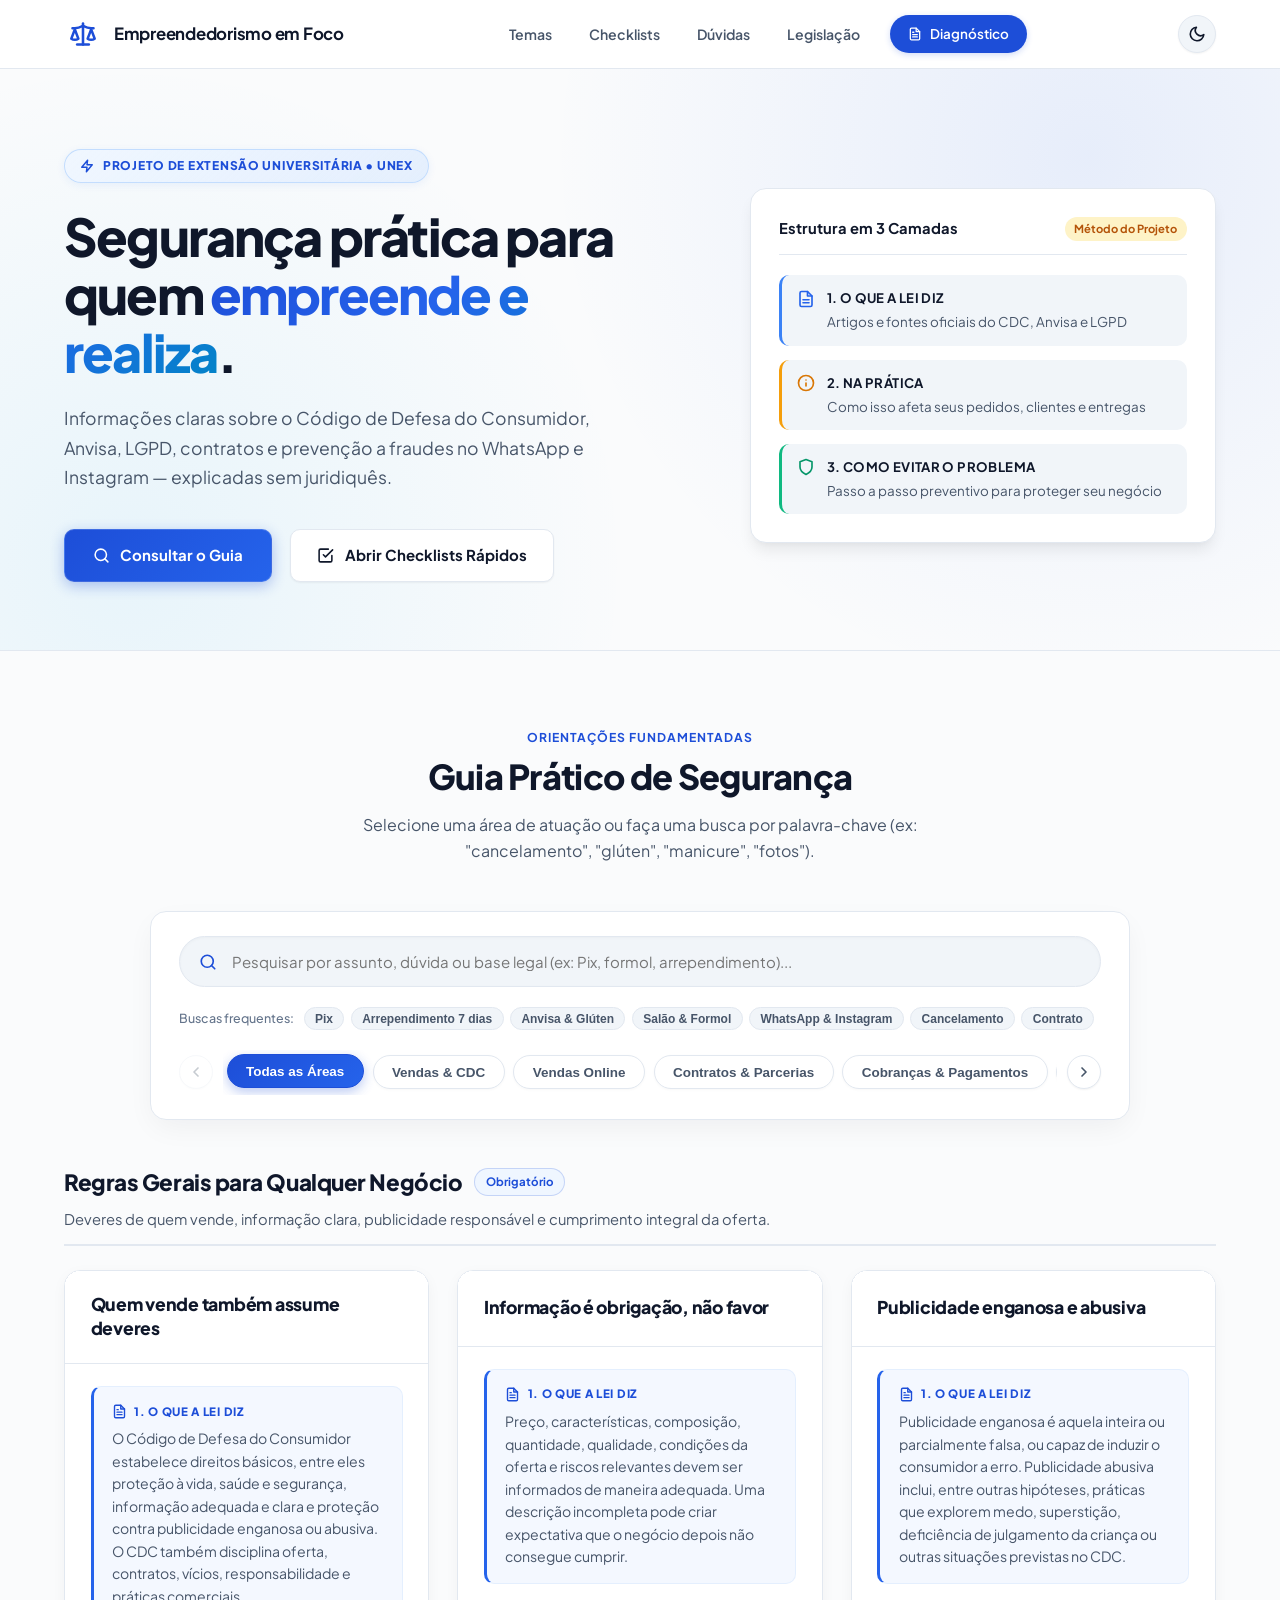
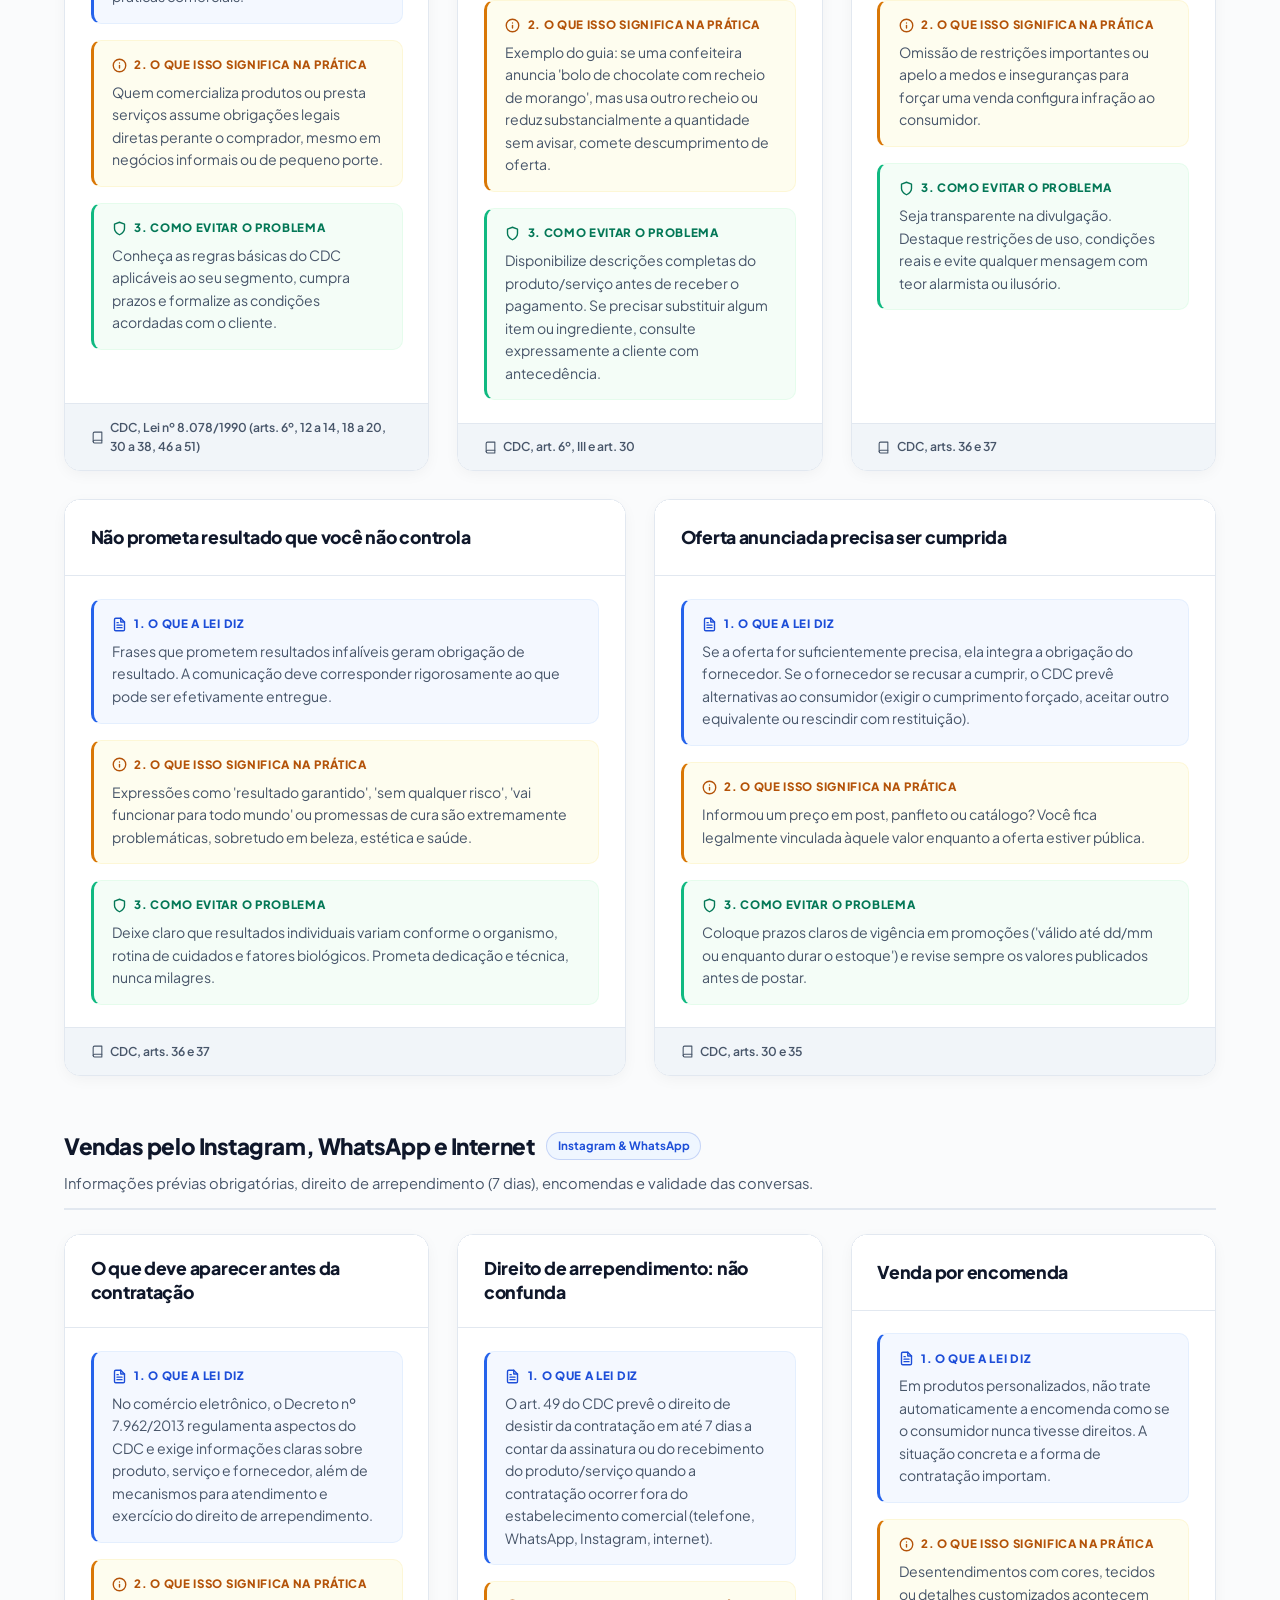
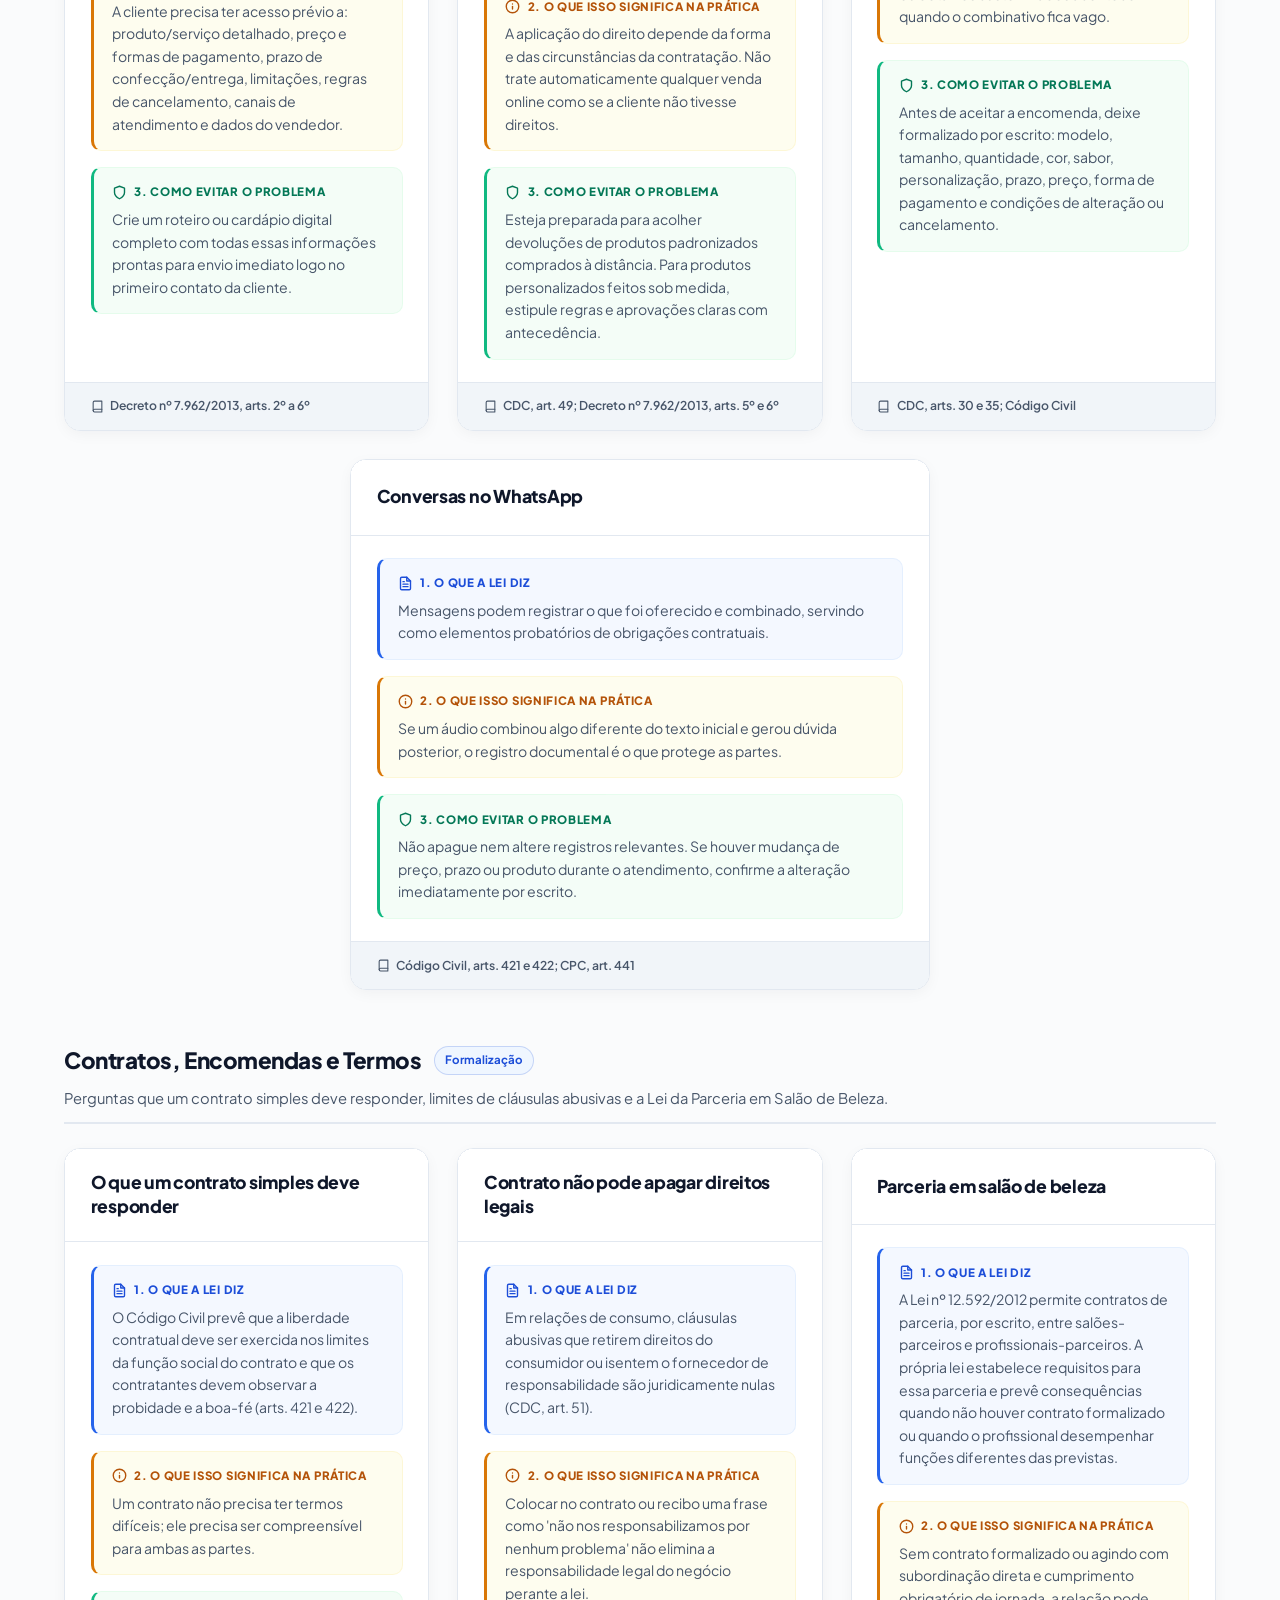
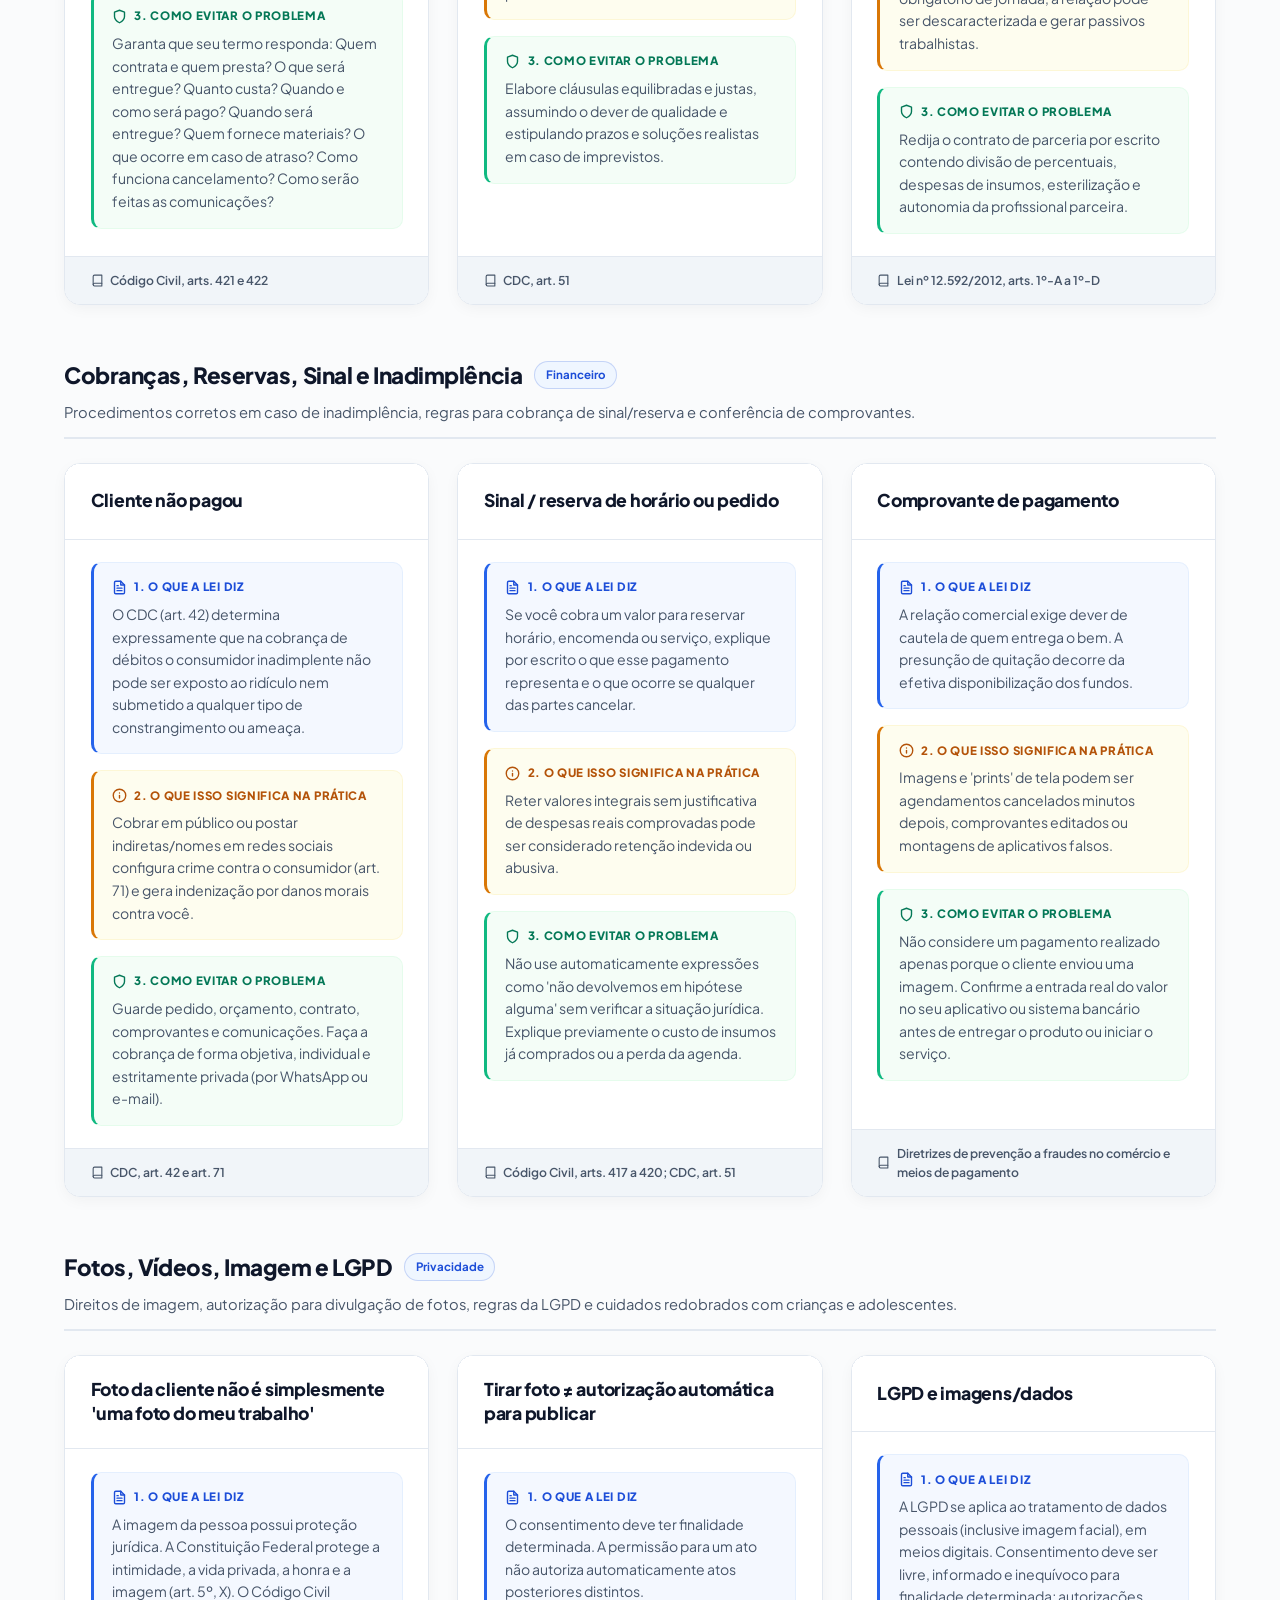
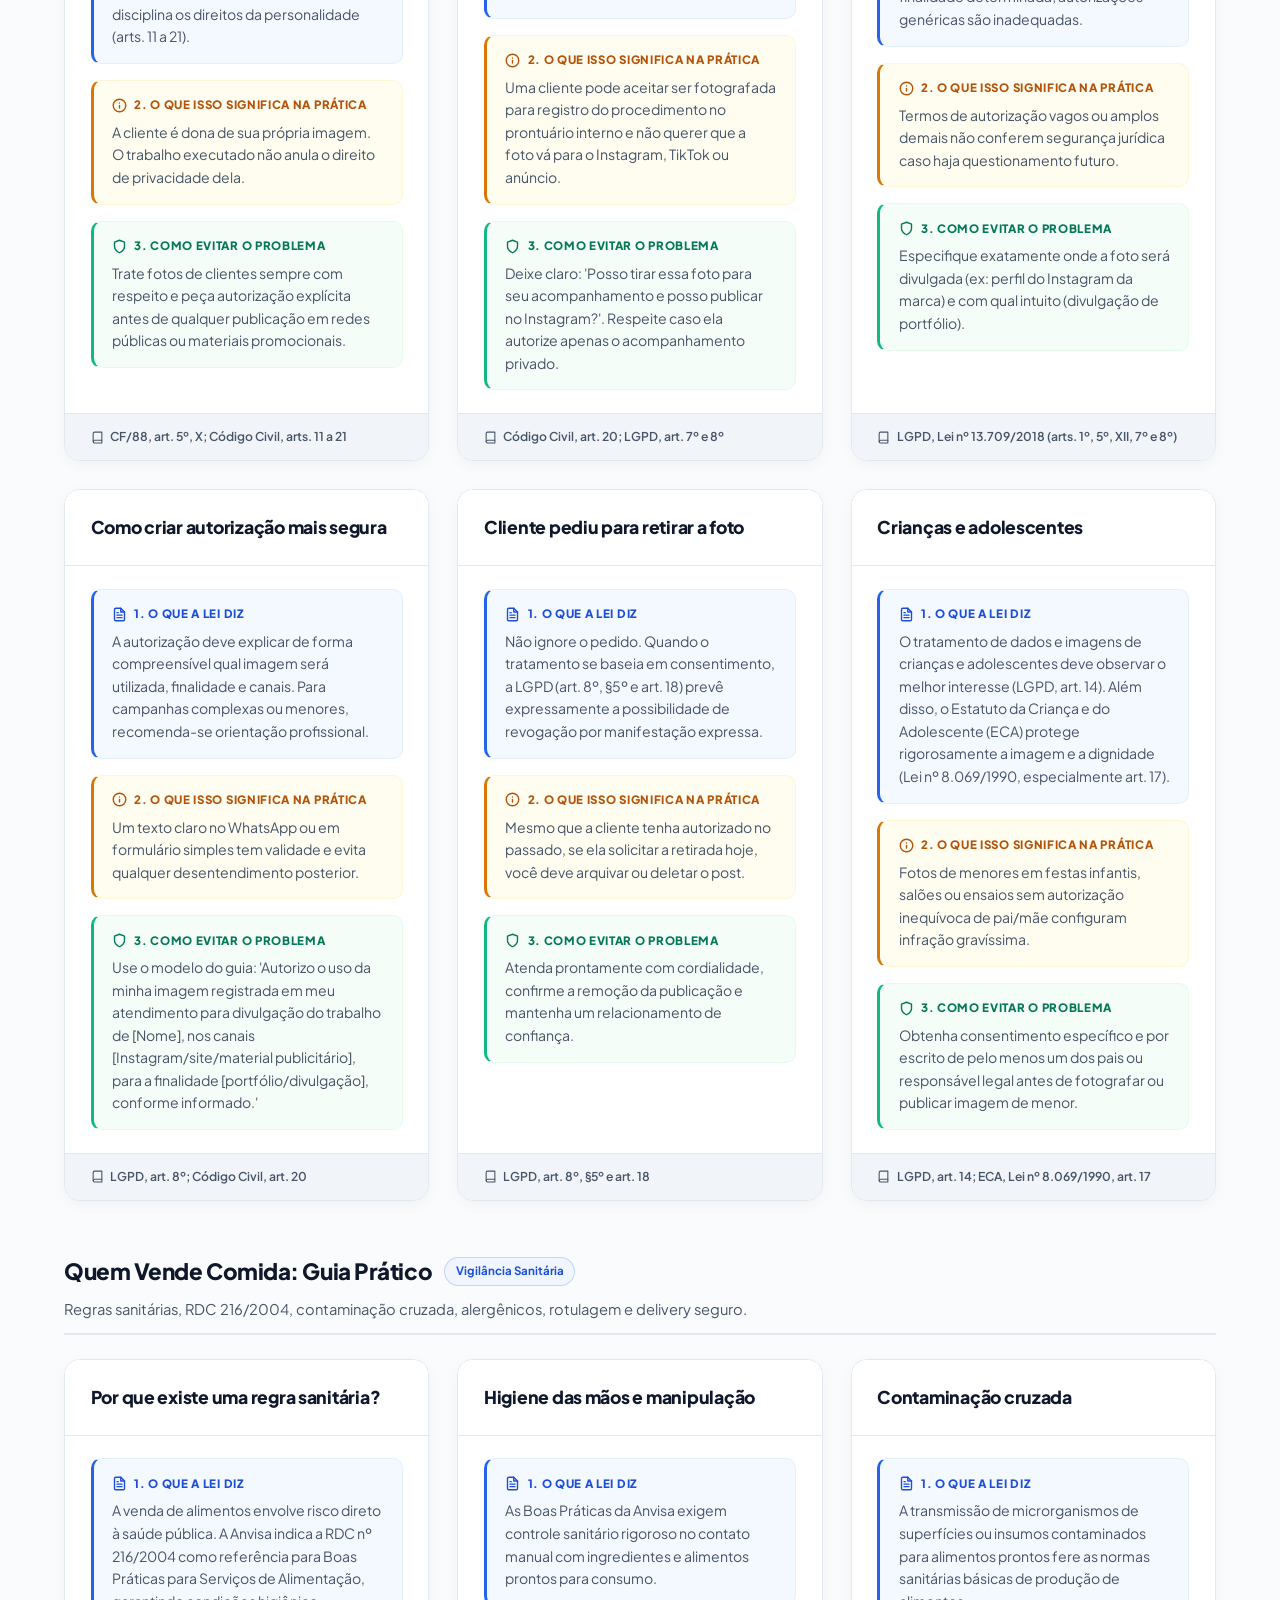
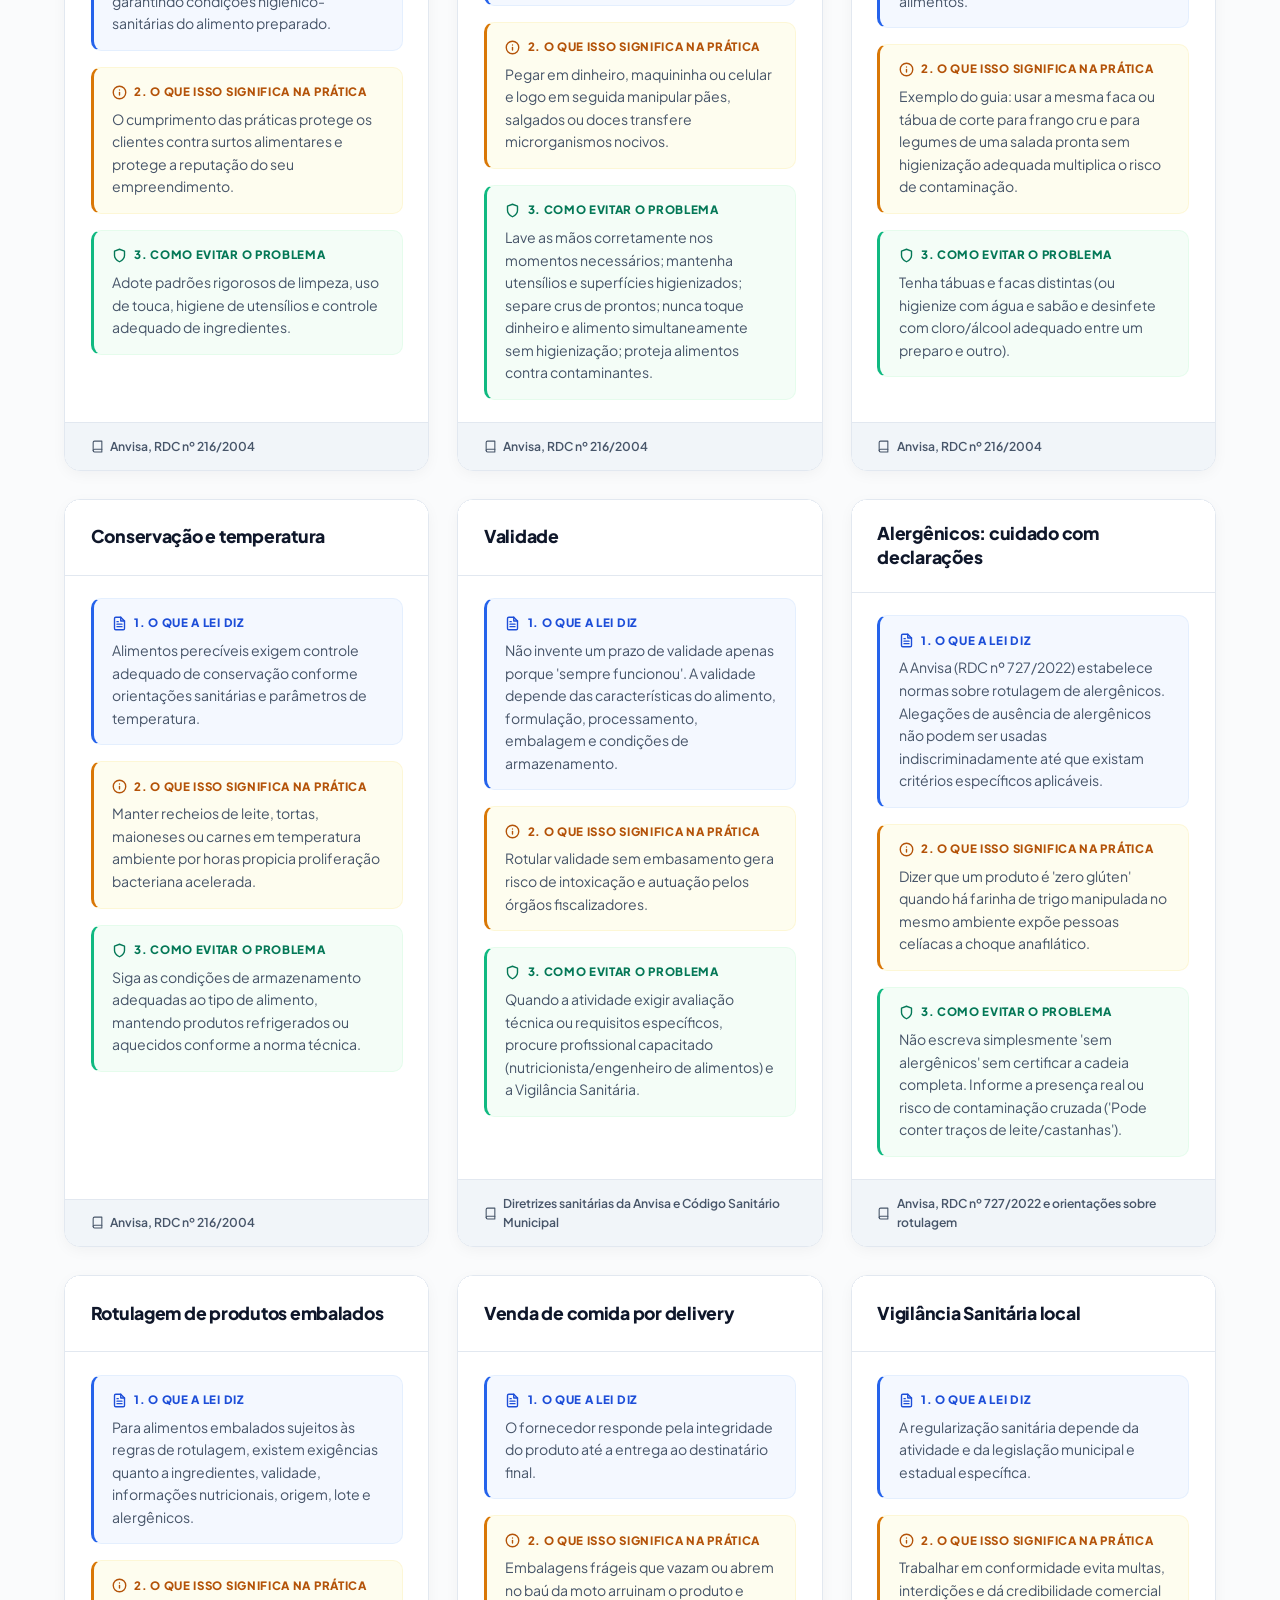
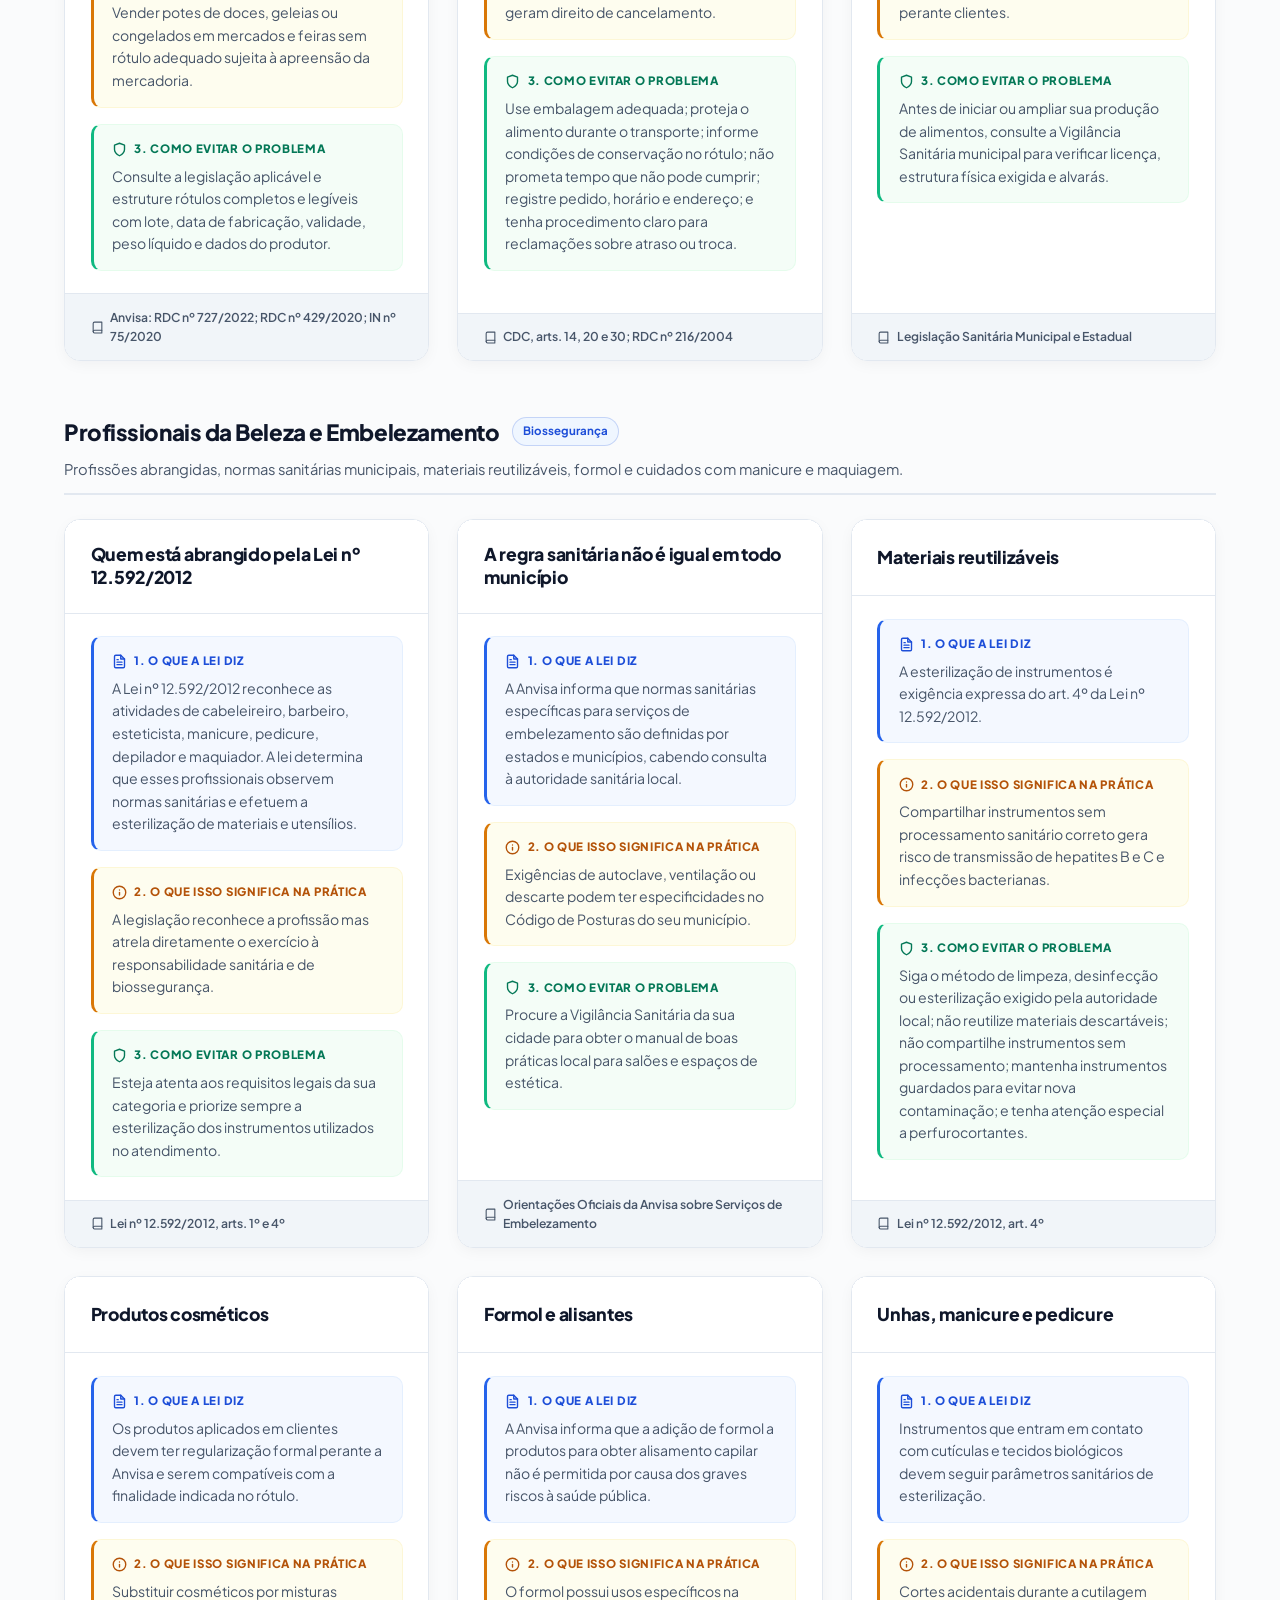
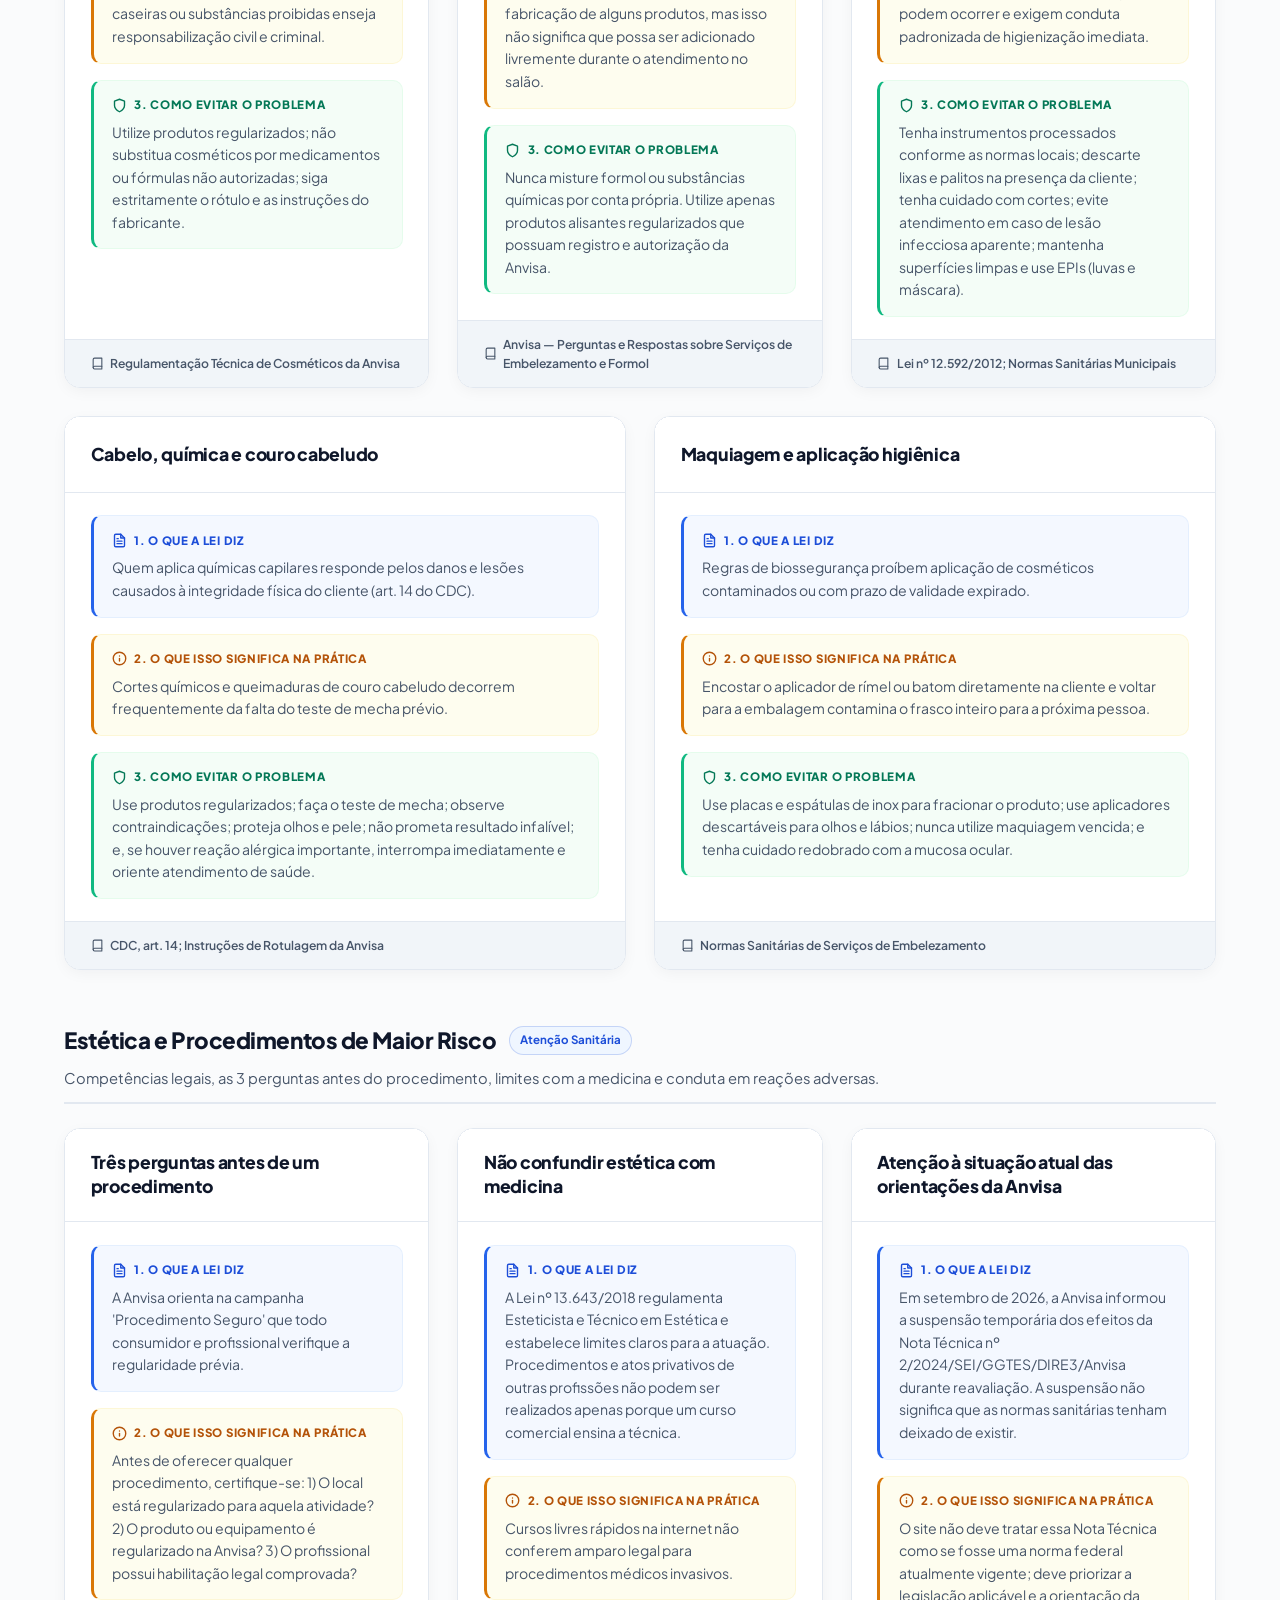
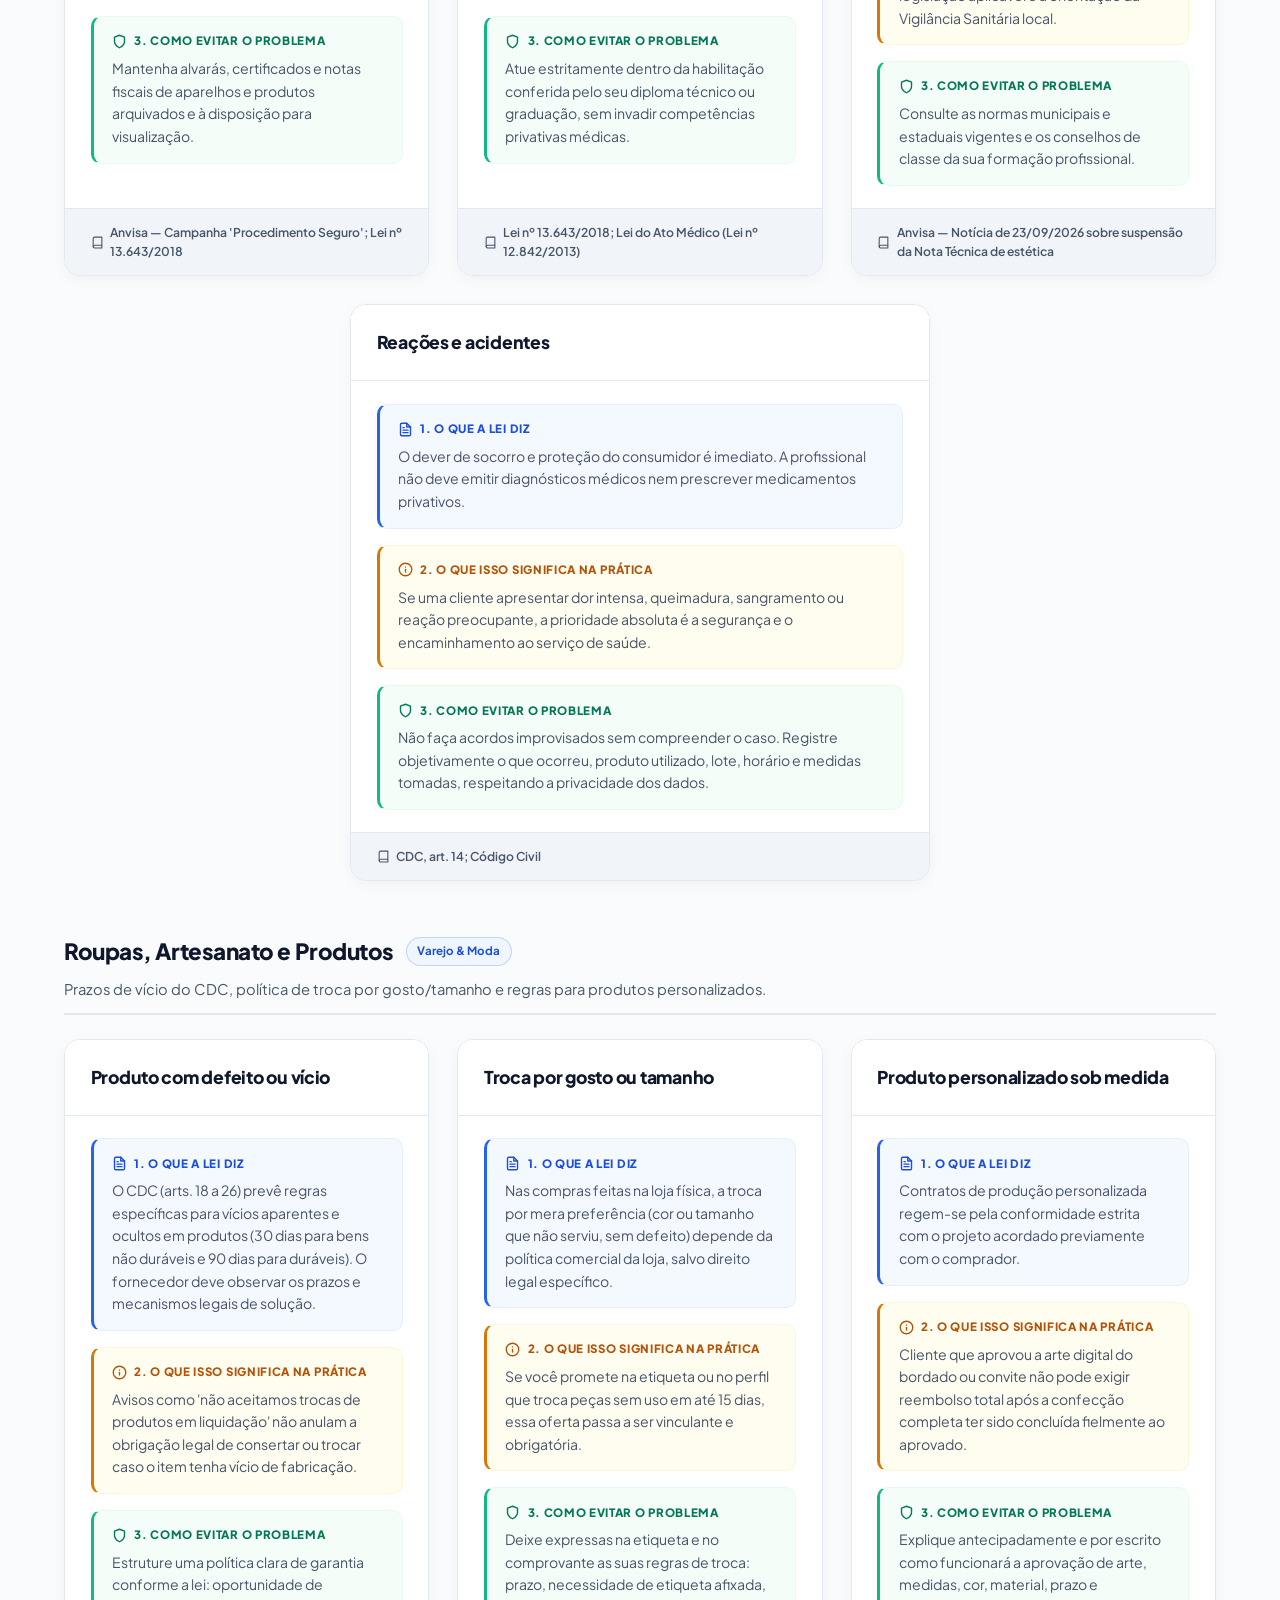
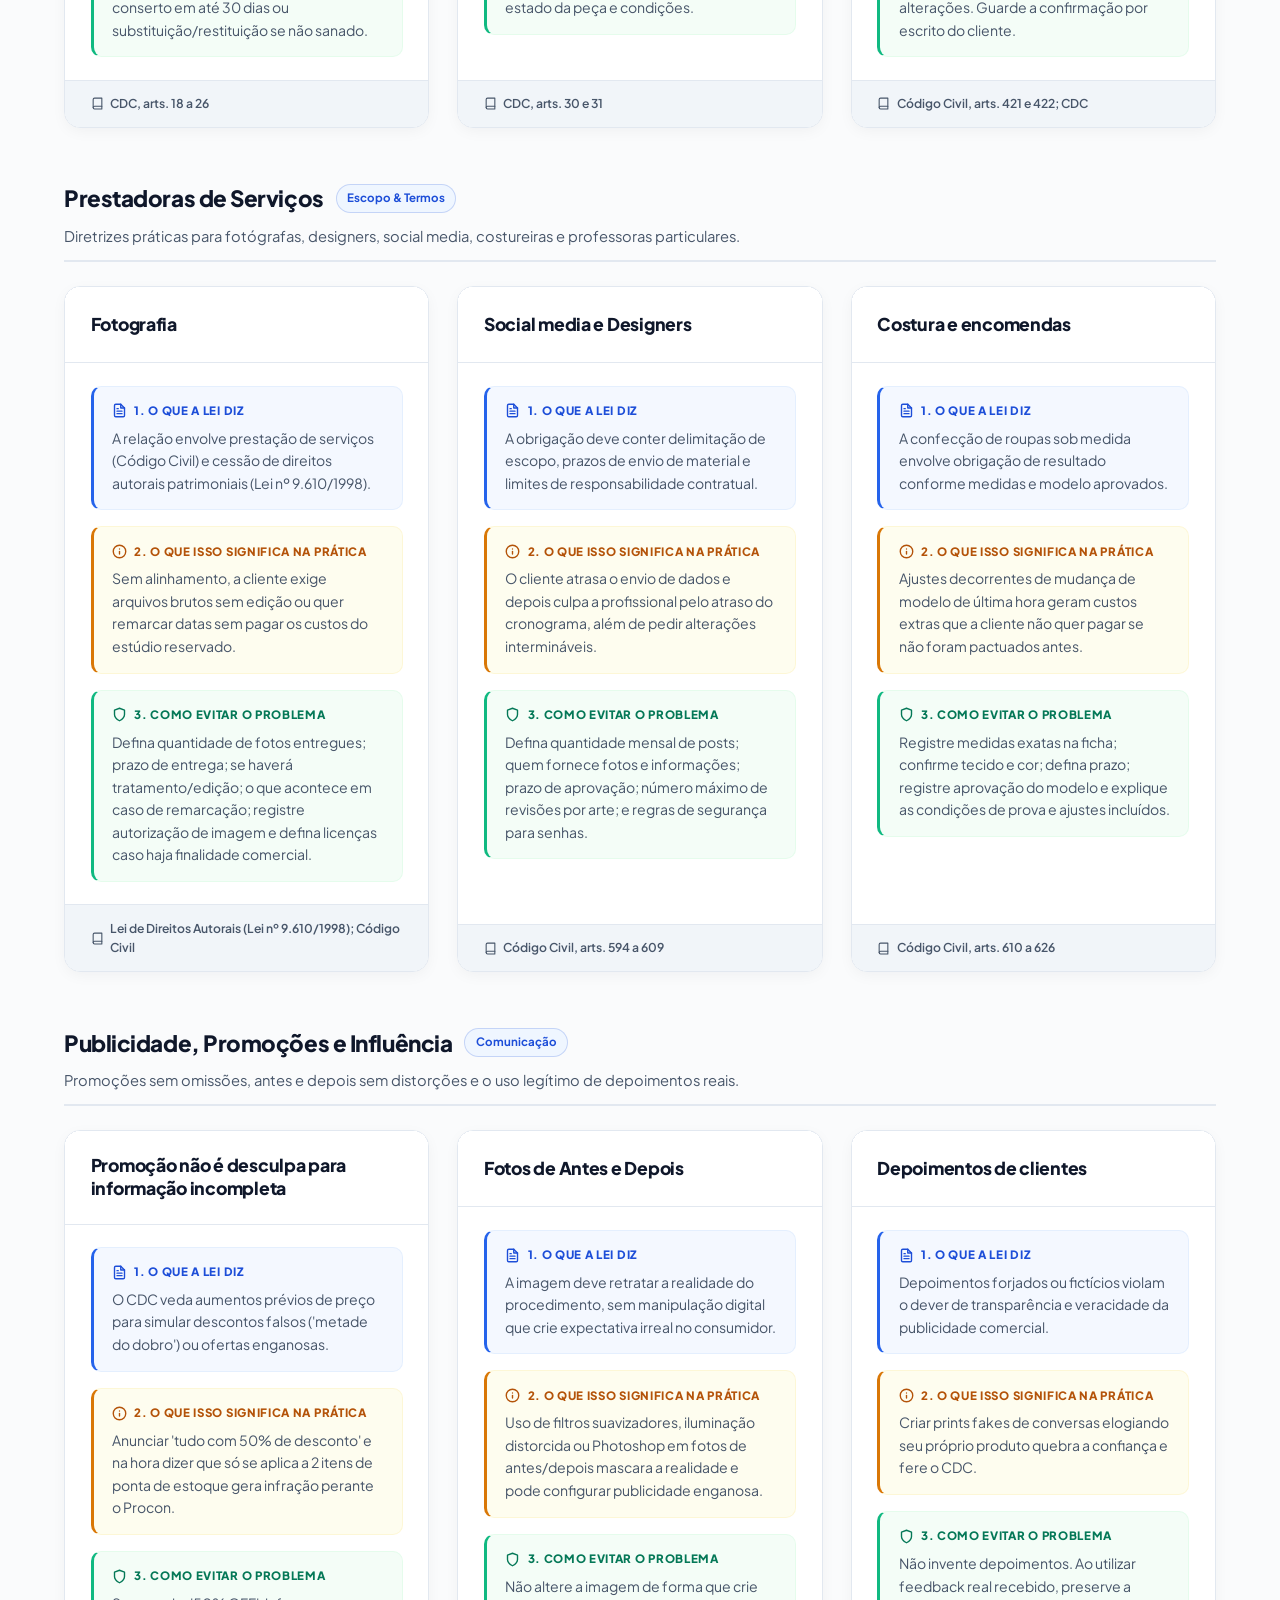
<file: site-completo.html>
<!DOCTYPE html>
<html lang="pt-BR">
<head>
  <meta charset="UTF-8">
  <meta name="viewport" content="width=device-width, initial-scale=1.0">
  <title>Empreendedorismo em Foco — Guia Prático de Segurança Jurídica, Sanitária e Digital</title>
  
  <!-- Meta tags SEO -->
  <meta name="description" content="Guia prático e descomplicado de segurança jurídica, sanitária e digital para microempreendedoras. Projeto de Extensão UNEX (Direito e Sistemas de Informação).">
  <meta name="author" content="UNEX — Extensão Universitária">
  <meta name="theme-color" content="#1d4ed8">

  <!-- Tipografia Moderna do Google Fonts -->
  <link rel="preconnect" href="https://fonts.googleapis.com">
  <link rel="preconnect" href="https://fonts.gstatic.com" crossorigin>
  <link href="https://fonts.googleapis.com/css2?family=Plus+Jakarta+Sans:wght@400;500;600;700;800&display=swap" rel="stylesheet">

  <!-- Favicon SVG: Balança da Justiça / Direito (Sem fundo, escala cheia) -->
  <link rel="icon" type="image/svg+xml" href="data:image/svg+xml,<svg xmlns='http://www.w3.org/2000/svg' viewBox='0 0 24 24' fill='none' stroke='%232563eb' stroke-width='2' stroke-linecap='round' stroke-linejoin='round'><path d='m16 16 3-8 3 8c-.87.65-1.92 1-3 1s-2.13-.35-3-1Z'/><path d='m2 16 3-8 3 8c-.87.65-1.92 1-3 1s-2.13-.35-3-1Z'/><path d='M7 21h10'/><path d='M12 3v18'/><path d='M3 7h2c2 0 5-1 7-2 2 1 5 2 7 2h2'/></svg>">

  
  <style>
/* === style.css === */
/* ==========================================================================
   Empreendedorismo em Foco — Design System & Layout Principal
   Tipografia: Plus Jakarta Sans
   Estética: Moderna, Limpa, Editorial, Profissional (Zero Emojis, Ícones SVG)
   ========================================================================== */

:root {
  /* Paleta Harmoniosa e Confiável (Azul Institucional & Profissional) */
  --color-primary: #0f172a;        /* Slate 900 */
  --color-primary-light: #334155;
  --color-accent: #1d4ed8;         /* Classic Royal Blue */
  --color-accent-light: #2563eb;   /* Blue 600 vibrante */
  --color-accent-subtle: #eff6ff;  /* Ice Blue sutil */
  --color-accent-gold: #b45309;    /* Âmbar institucional */
  --color-gold-subtle: #fef3c7;
  
  /* Superfícies e Fundos */
  --bg-page: #fafbfc;
  --bg-surface: #ffffff;
  --bg-surface-elevated: #ffffff;
  --bg-subtle: #f1f5f9;
  --bg-card-hover: #f8fafc;
  
  /* Textos e Contraste */
  --text-main: #0f172a;
  --text-muted: #475569;
  --text-light: #64748b;
  --text-inverse: #ffffff;

  /* Bordas e Sombras */
  --border-subtle: #e2e8f0;
  --border-focus: #1d4ed8;
  --shadow-sm: 0 1px 2px 0 rgba(0, 0, 0, 0.05);
  --shadow-md: 0 4px 6px -1px rgba(0, 0, 0, 0.07), 0 2px 4px -2px rgba(0, 0, 0, 0.05);
  --shadow-lg: 0 10px 15px -3px rgba(0, 0, 0, 0.08), 0 4px 6px -4px rgba(0, 0, 0, 0.04);

  /* Layout */
  --container-max: 1200px;
  --radius-sm: 6px;
  --radius-md: 10px;
  --radius-lg: 16px;
  --radius-full: 9999px;
  --transition-fast: 0.18s ease;
  --transition-normal: 0.28s ease;
}

/* ==========================================================================
   Modo Escuro — Preto Verdadeiro (True Pitch Black / OLED Black #000000)
   Contraste máximo, estética moderna ultra-limpa e fundo 100% preto.
   ========================================================================== */
[data-theme="dark"] {
  --color-primary: #ffffff;
  --color-primary-light: #e2e8f0;
  --color-accent: #3b82f6;         /* Blue 500 nítido */
  --color-accent-light: #60a5fa;   /* Blue 400 */
  --color-accent-subtle: #18181b;  /* Zinc 900 */
  --color-accent-gold: #f59e0b;
  --color-gold-subtle: #271700;
  
  /* Superfícies e Fundos 100% Preto Verdadeiro */
  --bg-page: #000000;              /* Preto Puro / OLED */
  --bg-surface: #0a0a0a;           /* Superfície Quase Preta */
  --bg-surface-elevated: #121212;  /* Cards e Elementos Elevados */
  --bg-subtle: #171717;            /* Fundo Sutil */
  --bg-card-hover: #1c1c1c;
  
  /* Textos */
  --text-main: #ffffff;
  --text-muted: #a1a1aa;
  --text-light: #71717a;
  --text-inverse: #000000;

  /* Bordas e Sombras no Preto Verdadeiro */
  --border-subtle: #262626;
  --border-focus: #3b82f6;
  --shadow-sm: 0 1px 3px 0 rgba(0, 0, 0, 0.8);
  --shadow-md: 0 4px 12px -1px rgba(0, 0, 0, 0.9);
  --shadow-lg: 0 14px 28px -4px rgba(0, 0, 0, 0.95);
}

/* Transição Global Coordenada e Fluida de Tema */
.theme-switching,
.theme-switching *,
.theme-switching *::before,
.theme-switching *::after {
  transition: background-color 0.25s cubic-bezier(0.4, 0, 0.2, 1),
              border-color 0.25s cubic-bezier(0.4, 0, 0.2, 1),
              color 0.25s cubic-bezier(0.4, 0, 0.2, 1),
              box-shadow 0.25s cubic-bezier(0.4, 0, 0.2, 1) !important;
  transition-delay: 0s !important;
}

/* Reset básico */
*, *::before, *::after {
  box-sizing: border-box;
  margin: 0;
  padding: 0;
}

html {
  scroll-behavior: smooth;
  font-size: 16px;
  overflow-x: hidden;
  overflow-x: clip;
  max-width: 100vw;
  width: 100%;
}

body {
  font-family: 'Plus Jakarta Sans', -apple-system, BlinkMacSystemFont, "Segoe UI", Roboto, sans-serif;
  color: var(--text-main);
  background-color: var(--bg-page);
  line-height: 1.6;
  -webkit-font-smoothing: antialiased;
  position: relative;
  overflow-x: hidden;
  overflow-x: clip;
  max-width: 100vw;
  width: 100%;
}

/* Luzes Azuis Orgânicas — Estilo Lava Lamp (Gentil, Suave, Flutuando pela Tela Toda) */
body::before {
  content: '';
  position: fixed;
  top: 10%;
  left: 10%;
  width: 50vw;
  height: 50vw;
  max-width: 680px;
  max-height: 680px;
  border-radius: 45% 55% 60% 40% / 50% 45% 55% 50%;
  background: radial-gradient(circle, rgba(37, 99, 235, 0.16) 0%, rgba(29, 78, 216, 0.08) 50%, transparent 75%);
  pointer-events: none;
  z-index: 0;
  opacity: 0;
  filter: blur(120px);
  transition: opacity 0.35s ease;
  animation: lavaLampOne 36s ease-in-out infinite alternate;
}

body::after {
  content: '';
  position: fixed;
  bottom: 10%;
  right: 15%;
  width: 55vw;
  height: 55vw;
  max-width: 720px;
  max-height: 720px;
  border-radius: 60% 40% 50% 50% / 45% 55% 45% 55%;
  background: radial-gradient(circle, rgba(14, 165, 233, 0.13) 0%, rgba(30, 64, 175, 0.06) 55%, transparent 75%);
  pointer-events: none;
  z-index: 0;
  opacity: 0;
  filter: blur(130px);
  transition: opacity 0.35s ease;
  animation: lavaLampTwo 42s ease-in-out infinite alternate-reverse;
}

/* Terceira gota fluida que passeia pelo centro e laterais */
.ambient-glow-orb {
  position: fixed;
  top: 50%;
  left: 50%;
  width: 42vw;
  height: 42vw;
  max-width: 600px;
  max-height: 600px;
  border-radius: 50% 50% 40% 60% / 55% 45% 55% 45%;
  background: radial-gradient(circle, rgba(59, 130, 246, 0.14) 0%, rgba(79, 70, 229, 0.05) 50%, transparent 75%);
  pointer-events: none;
  z-index: 0;
  opacity: 0;
  filter: blur(115px);
  transition: opacity 0.35s ease;
  animation: lavaLampThree 48s ease-in-out infinite alternate;
}

[data-theme="dark"] body::before,
[data-theme="dark"] body::after,
[data-theme="dark"] .ambient-glow-orb {
  opacity: 1;
}

/* Desativa as orbes de desfoque pesado (120px) no celular para máxima fluidez e 0 travamento */
@media (max-width: 768px) {
  body::before,
  body::after,
  .ambient-glow-orb {
    display: none !important;
  }
}

/* Movimentos amplos e fluidos imitando cera de lâmpada de lava */
@keyframes lavaLampOne {
  0% {
    transform: translate(0, 0) scale(1) rotate(0deg);
  }
  25% {
    transform: translate(35vw, 25vh) scale(1.15) rotate(45deg);
  }
  50% {
    transform: translate(15vw, 65vh) scale(0.9) rotate(90deg);
  }
  75% {
    transform: translate(-10vw, 40vh) scale(1.1) rotate(135deg);
  }
  100% {
    transform: translate(25vw, -5vh) scale(1) rotate(180deg);
  }
}

@keyframes lavaLampTwo {
  0% {
    transform: translate(0, 0) scale(1) rotate(0deg);
  }
  30% {
    transform: translate(-40vw, -30vh) scale(1.2) rotate(-60deg);
  }
  60% {
    transform: translate(-20vw, -70vh) scale(0.85) rotate(-120deg);
  }
  85% {
    transform: translate(15vw, -40vh) scale(1.1) rotate(-180deg);
  }
  100% {
    transform: translate(-25vw, 10vh) scale(0.95) rotate(-240deg);
  }
}

@keyframes lavaLampThree {
  0% {
    transform: translate(-50%, -50%) scale(1) rotate(0deg);
  }
  33% {
    transform: translate(-20%, -75%) scale(1.18) rotate(70deg);
  }
  66% {
    transform: translate(-80%, -25%) scale(0.9) rotate(140deg);
  }
  100% {
    transform: translate(-30%, -30%) scale(1.12) rotate(210deg);
  }
}

main, header, footer {
  position: relative;
  z-index: 1;
}

/* Tipografia */
h1, h2, h3, h4, h5 {
  color: var(--text-main);
  font-weight: 700;
  line-height: 1.25;
  letter-spacing: -0.02em;
}

p {
  color: var(--text-muted);
}

a {
  color: var(--color-accent);
  text-decoration: none;
  transition: color var(--transition-fast);
}

a:hover {
  color: var(--color-accent-light);
}

/* Container */
.container {
  width: 100%;
  max-width: var(--container-max);
  margin: 0 auto;
  padding: 0 1.5rem;
}

/* Ícones SVG Auxiliares */
.icon-svg {
  display: inline-block;
  vertical-align: middle;
  flex-shrink: 0;
}

/* ==========================================================================
   Header & Navegação
   ========================================================================== */
.site-header {
  position: sticky;
  top: 0;
  z-index: 1000;
  background-color: rgba(255, 255, 255, 0.95);
  backdrop-filter: blur(12px);
  -webkit-backdrop-filter: blur(12px);
  border-bottom: 1px solid var(--border-subtle);
  transition: background var(--transition-fast), box-shadow var(--transition-fast);
}

.site-header.scrolled {
  box-shadow: var(--shadow-sm);
}

.nav-container {
  display: flex;
  align-items: center;
  justify-content: space-between;
  height: 68px;
}

.brand {
  display: flex;
  align-items: center;
  gap: 0.75rem;
  text-decoration: none;
}

.brand-badge {
  display: flex;
  align-items: center;
  justify-content: center;
  width: 38px;
  height: 38px;
  background: transparent;
  color: var(--color-accent);
  transition: transform var(--transition-fast), color var(--transition-fast);
  flex-shrink: 0;
}

.brand:hover .brand-badge {
  transform: scale(1.1) rotate(-3deg);
  color: #2563eb;
}

.brand-title {
  font-size: 1.05rem;
  font-weight: 700;
  color: var(--color-primary);
  letter-spacing: -0.015em;
  white-space: nowrap;
}

.mobile-only {
  display: none;
}

.nav-links {
  display: flex;
  align-items: center;
  gap: 0.5rem;
  list-style: none;
}

.nav-icon {
  display: none;
}

.nav-link {
  font-size: 0.88rem;
  font-weight: 600;
  color: #475569;
  transition: all var(--transition-fast);
  padding: 0.45rem 0.9rem;
  border-radius: var(--radius-full);
  white-space: nowrap;
}

.nav-link:hover,
.nav-link.active {
  color: var(--color-accent);
  background-color: var(--color-accent-subtle);
}

.nav-cta {
  display: inline-flex;
  align-items: center;
  gap: 0.45rem;
  background-color: var(--color-accent);
  color: #ffffff !important;
  font-size: 0.84rem;
  font-weight: 600;
  padding: 0.5rem 1.15rem;
  border-radius: var(--radius-full);
  transition: all var(--transition-fast);
  box-shadow: 0 2px 6px rgba(29, 78, 216, 0.2);
  margin-left: 0.5rem;
  white-space: nowrap;
}

.nav-cta:hover {
  background-color: #2563eb;
  transform: translateY(-1px);
  box-shadow: 0 4px 12px rgba(29, 78, 216, 0.3);
}

.header-actions {
  display: flex;
  align-items: center;
  gap: 0.65rem;
}

.theme-toggle-btn {
  display: flex;
  align-items: center;
  justify-content: center;
  width: 38px;
  height: 38px;
  border-radius: var(--radius-full);
  background: var(--bg-subtle);
  border: 1px solid var(--border-subtle);
  color: var(--color-primary);
  cursor: pointer;
  position: relative;
  overflow: visible;
  transition: background-color var(--transition-fast), border-color var(--transition-fast), transform 0.18s cubic-bezier(0.34, 1.56, 0.64, 1);
  box-shadow: var(--shadow-sm);
  flex-shrink: 0;
  -webkit-tap-highlight-color: transparent !important;
  outline: none !important;
  user-select: none;
  z-index: 99995;
}

.theme-toggle-btn:focus {
  outline: none !important;
}

.theme-toggle-btn:focus-visible {
  outline: 2px solid var(--color-accent) !important;
  outline-offset: 2px;
}

/* Feedback tátil imediato no celular (pressionar o botão dá efeito de mola instantâneo) */
.theme-toggle-btn:active {
  transform: scale(0.88);
}

/* Hover suave apenas para computadores com mouse (evita travar o botão torto no toque de celular) */
@media (hover: hover) and (pointer: fine) {
  .theme-toggle-btn:hover {
    background: var(--bg-surface);
    border-color: var(--color-accent);
    color: var(--color-accent);
    transform: scale(1.06);
  }
}

.theme-icon {
  display: flex;
  align-items: center;
  justify-content: center;
  position: absolute;
  transform-origin: center center;
  transition: transform 0.3s cubic-bezier(0.34, 1.56, 0.64, 1), opacity 0.22s ease;
  pointer-events: none;
}

/* No tema claro: mostra lua elegante, sol escondido */
.sun-icon {
  opacity: 0;
  transform: rotate(90deg) scale(0.2);
}

.moon-icon {
  opacity: 1;
  transform: rotate(0) scale(1);
}

/* No tema escuro: mostra sol dourado vibrante, lua escondida */
[data-theme="dark"] .sun-icon {
  opacity: 1;
  transform: rotate(0) scale(1);
  color: #fbbf24;
}

[data-theme="dark"] .moon-icon {
  opacity: 0;
  transform: rotate(-90deg) scale(0.2);
}

/* ==========================================================================
   Transição de Tema Circular (Bolha Expansiva Revelando o Novo Tema)
   ========================================================================== */
::view-transition-old(root),
::view-transition-new(root) {
  animation: none;
  mix-blend-mode: normal;
}

::view-transition-old(root) {
  z-index: 1;
}

::view-transition-new(root) {
  z-index: 99999;
}

.mobile-toggle {
  display: none;
  background: none;
  border: 1px solid var(--border-subtle);
  border-radius: var(--radius-sm);
  padding: 0.35rem;
  color: var(--color-primary);
  cursor: pointer;
}

/* ==========================================================================
   Hero Section
   ========================================================================== */
.hero-section {
  position: relative;
  padding: 5rem 0 4.25rem;
  background: radial-gradient(circle at 85% 15%, rgba(37, 99, 235, 0.09) 0%, transparent 45%),
              radial-gradient(circle at 10% 85%, rgba(14, 165, 233, 0.08) 0%, transparent 40%),
              var(--bg-page);
  border-bottom: 1px solid var(--border-subtle);
  overflow: hidden;
}

.hero-wrapper {
  display: grid;
  grid-template-columns: 1.15fr 0.85fr;
  gap: 3.5rem;
  align-items: center;
}

.hero-tag {
  display: inline-flex;
  align-items: center;
  gap: 0.55rem;
  font-size: 0.75rem;
  font-weight: 800;
  text-transform: uppercase;
  letter-spacing: 0.06em;
  color: #1d4ed8;
  background: linear-gradient(135deg, rgba(239, 246, 255, 0.95) 0%, rgba(219, 234, 254, 0.7) 100%);
  border: 1px solid rgba(191, 219, 254, 0.9);
  padding: 0.4rem 0.95rem;
  border-radius: var(--radius-full);
  margin-bottom: 1.5rem;
  box-shadow: 0 2px 8px rgba(37, 99, 235, 0.08);
}

.hero-title {
  font-size: clamp(2.35rem, 4.2vw, 3.25rem);
  font-weight: 800;
  letter-spacing: -0.035em;
  color: var(--color-primary);
  line-height: 1.12;
  margin-bottom: 1.4rem;
}

.hero-title span {
  background: linear-gradient(135deg, #1d4ed8 0%, #2563eb 50%, #0284c7 100%);
  -webkit-background-clip: text;
  -webkit-text-fill-color: transparent;
}

.hero-desc {
  font-size: 1.1rem;
  color: var(--text-muted);
  line-height: 1.68;
  margin-bottom: 2.25rem;
  max-width: 580px;
}

.hero-actions {
  display: flex;
  align-items: center;
  gap: 1.1rem;
  flex-wrap: wrap;
}

.btn-primary {
  display: inline-flex;
  align-items: center;
  gap: 0.65rem;
  background: linear-gradient(135deg, #1d4ed8 0%, #2563eb 100%);
  color: #ffffff !important;
  font-weight: 700;
  font-size: 0.9375rem;
  padding: 0.85rem 1.75rem;
  border-radius: var(--radius-md);
  box-shadow: 0 4px 14px rgba(29, 78, 216, 0.32);
  transition: all var(--transition-fast);
  border: 1px solid rgba(255, 255, 255, 0.15);
  text-decoration: none;
}

.btn-primary:hover {
  background: linear-gradient(135deg, #1e40af 0%, #1d4ed8 100%);
  transform: translateY(-2px);
  box-shadow: 0 8px 22px rgba(29, 78, 216, 0.42);
}

.btn-secondary {
  display: inline-flex;
  align-items: center;
  gap: 0.65rem;
  background-color: var(--bg-surface);
  color: var(--color-primary) !important;
  font-weight: 700;
  font-size: 0.9375rem;
  padding: 0.85rem 1.65rem;
  border-radius: var(--radius-md);
  border: 1.5px solid var(--border-subtle);
  transition: all var(--transition-fast);
  box-shadow: var(--shadow-sm);
  text-decoration: none;
}

.btn-secondary:hover {
  border-color: #94a3b8;
  background-color: var(--bg-subtle);
  transform: translateY(-2px);
  box-shadow: var(--shadow-md);
}

/* Destaque Visual Hero */
.hero-card-preview {
  background: var(--bg-surface);
  border: 1px solid var(--border-subtle);
  border-radius: var(--radius-lg);
  padding: 1.75rem;
  box-shadow: var(--shadow-lg);
  position: relative;
}

.preview-header {
  display: flex;
  align-items: center;
  justify-content: space-between;
  border-bottom: 1px solid var(--border-subtle);
  padding-bottom: 0.85rem;
  margin-bottom: 1.25rem;
}

.preview-title {
  font-size: 0.92rem;
  font-weight: 700;
  color: var(--color-primary);
}

.preview-badge {
  font-size: 0.7rem;
  background: var(--color-gold-subtle);
  color: var(--color-accent-gold);
  padding: 0.2rem 0.6rem;
  border-radius: var(--radius-full);
  font-weight: 700;
}

.method-pillars {
  display: flex;
  flex-direction: column;
  gap: 0.85rem;
}

.method-pillar {
  display: flex;
  align-items: flex-start;
  gap: 0.75rem;
  padding: 0.75rem 0.9rem;
  border-radius: var(--radius-md);
  background: var(--bg-subtle);
  border-left: 3px solid transparent;
}

.method-pillar.law {
  border-left-color: #3b82f6;
}

.method-pillar.practice {
  border-left-color: #f59e0b;
}

.method-pillar.prevent {
  border-left-color: #10b981;
}

.pillar-icon-box {
  display: flex;
  align-items: center;
  justify-content: center;
  margin-top: 0.15rem;
  flex-shrink: 0;
  color: var(--color-primary);
}

.pillar-icon-box svg {
  width: 18px;
  height: 18px;
}

.method-pillar.law .pillar-icon-box { color: #2563eb; }
.method-pillar.practice .pillar-icon-box { color: #d97706; }
.method-pillar.prevent .pillar-icon-box { color: #059669; }

.pillar-content strong {
  display: block;
  font-size: 0.82rem;
  font-weight: 700;
  color: var(--color-primary);
  text-transform: uppercase;
  letter-spacing: 0.03em;
}

.pillar-content span {
  font-size: 0.84rem;
  color: var(--text-muted);
}

/* ==========================================================================
   Seções Gerais
   ========================================================================== */
.section {
  padding: 4.5rem 0;
}

.section-alternate {
  background-color: var(--bg-subtle);
  border-top: 1px solid var(--border-subtle);
  border-bottom: 1px solid var(--border-subtle);
}

.section-header {
  text-align: center;
  max-width: 680px;
  margin: 0 auto 3rem;
}

.section-tag {
  display: inline-block;
  font-size: 0.76rem;
  font-weight: 700;
  text-transform: uppercase;
  letter-spacing: 0.08em;
  color: var(--color-accent);
  margin-bottom: 0.5rem;
}

.section-title {
  font-size: 2.15rem;
  font-weight: 800;
  color: var(--color-primary);
  margin-bottom: 0.85rem;
}

.section-subtitle {
  font-size: 1rem;
  color: var(--text-muted);
}

/* ==========================================================================
   Controles: Busca e Filtro de Categorias (Design Lindo, Fluido & Editorial)
   ========================================================================== */
.guide-controls {
  max-width: 980px;
  margin: 0 auto 3rem;
  background: var(--bg-surface);
  border: 1px solid var(--border-subtle);
  border-radius: var(--radius-lg);
  padding: 1.5rem 1.75rem;
  box-shadow: 0 10px 30px -5px rgba(15, 23, 42, 0.06);
  display: flex;
  flex-direction: column;
  gap: 1.25rem;
  transition: border-color var(--transition-fast), box-shadow var(--transition-fast);
}

.guide-controls:focus-within {
  border-color: rgba(37, 99, 235, 0.4);
  box-shadow: 0 16px 36px -4px rgba(37, 99, 235, 0.12);
}

.search-box-wrapper {
  position: relative;
  width: 100%;
}

.search-icon-box {
  position: absolute;
  left: 1.25rem;
  top: 50%;
  transform: translateY(-50%);
  color: var(--color-accent);
  display: flex;
  align-items: center;
  pointer-events: none;
  transition: transform var(--transition-fast);
}

.search-input {
  width: 100%;
  padding: 0.95rem 3rem 0.95rem 3.25rem;
  border: 1.5px solid var(--border-subtle);
  border-radius: var(--radius-full);
  background-color: var(--bg-subtle);
  font-size: 0.9375rem;
  font-family: inherit;
  color: var(--text-main);
  transition: all var(--transition-fast);
  box-shadow: inset 0 1px 3px rgba(0, 0, 0, 0.03);
}

.search-input:focus {
  outline: none;
  background-color: var(--bg-surface);
  border-color: var(--color-accent);
  box-shadow: 0 0 0 4px rgba(37, 99, 235, 0.18), inset 0 1px 2px rgba(0, 0, 0, 0.02);
}

.search-clear-btn {
  position: absolute;
  right: 1rem;
  top: 50%;
  transform: translateY(-50%);
  background: rgba(148, 163, 184, 0.25);
  border: none;
  width: 26px;
  height: 26px;
  border-radius: 50%;
  display: flex;
  align-items: center;
  justify-content: center;
  color: var(--text-muted);
  cursor: pointer;
  transition: all var(--transition-fast);
}

.search-clear-btn:hover {
  background: rgba(239, 68, 68, 0.2);
  color: #ef4444;
  transform: translateY(-50%) scale(1.1);
}

/* Category Tabs Carousel */
.category-tabs-wrapper {
  position: relative;
  display: flex;
  align-items: center;
  gap: 0.65rem;
  width: 100%;
}

.category-tabs {
  display: flex;
  align-items: center;
  gap: 0.55rem;
  overflow-x: auto;
  scroll-behavior: smooth;
  -webkit-overflow-scrolling: touch;
  scrollbar-width: none;
  padding: 0.35rem 0.2rem;
  width: 100%;
}

.category-tabs::-webkit-scrollbar {
  display: none;
}

.tab-btn {
  background: var(--bg-surface);
  border: 1.5px solid var(--border-subtle);
  border-radius: var(--radius-full);
  padding: 0.52rem 1.15rem;
  font-size: 0.84rem;
  font-weight: 700;
  color: var(--text-muted);
  cursor: pointer;
  white-space: nowrap;
  flex-shrink: 0;
  transition: all var(--transition-fast);
  box-shadow: 0 1px 3px rgba(0, 0, 0, 0.03);
}

.tab-btn:hover {
  border-color: #94a3b8;
  color: var(--color-accent);
  background: var(--bg-subtle);
  transform: translateY(-1px);
}

.tab-btn.active {
  background: linear-gradient(135deg, #1d4ed8 0%, #2563eb 100%);
  border-color: #1d4ed8;
  color: #ffffff !important;
  box-shadow: 0 4px 12px rgba(29, 78, 216, 0.3);
  transform: translateY(-1px);
}

.tabs-scroll-btn {
  display: flex;
  align-items: center;
  justify-content: center;
  width: 34px;
  height: 34px;
  border-radius: 50%;
  background: var(--bg-surface);
  border: 1.5px solid var(--border-subtle);
  color: var(--text-muted);
  cursor: pointer;
  flex-shrink: 0;
  transition: all var(--transition-fast);
  box-shadow: var(--shadow-sm);
}

.tabs-scroll-btn:hover {
  background: var(--color-accent);
  color: #ffffff;
  border-color: var(--color-accent);
  transform: scale(1.08);
  box-shadow: 0 3px 10px rgba(29, 78, 216, 0.25);
}

.tabs-scroll-btn:disabled {
  opacity: 0.3;
  cursor: not-allowed;
  pointer-events: none;
}

@media (max-width: 768px) {
  .guide-controls {
    padding: 0.85rem;
    margin-bottom: 1.5rem;
    border-radius: var(--radius-md);
    gap: 0.75rem;
  }

  .tabs-scroll-btn {
    display: none; /* Em mobile o usuário faz swipe com o dedo com total fluidez */
  }

  .tab-btn {
    font-size: 0.8rem;
    padding: 0.4rem 0.85rem;
  }

}

/* Sugestões Rápidas de Busca */
.search-suggestions {
  display: flex;
  align-items: center;
  gap: 0.6rem;
  flex-wrap: wrap;
  font-size: 0.8rem;
  width: 100%;
}

.suggestions-label {
  color: var(--text-light);
  font-weight: 500;
  font-size: 0.78rem;
}

.suggestion-chips {
  display: flex;
  align-items: center;
  gap: 0.4rem;
  flex-wrap: wrap;
}

.suggestion-chip {
  background: var(--bg-subtle);
  border: 1px solid var(--border-subtle);
  border-radius: var(--radius-full);
  padding: 0.2rem 0.65rem;
  font-size: 0.75rem;
  font-weight: 600;
  color: var(--text-muted);
  cursor: pointer;
  transition: all var(--transition-fast);
  -webkit-tap-highlight-color: transparent;
}

.suggestion-chip:hover {
  background: #eff6ff;
  border-color: #93c5fd;
  color: var(--color-accent);
}

.suggestion-chip.active {
  background: #dbeafe;
  border-color: var(--color-accent);
  color: var(--color-accent);
}

/* Regras Mobile Específicas para Linha Horizontal de Sugestões */
@media (max-width: 768px) {
  .search-suggestions {
    display: flex !important;
    flex-direction: row !important;
    align-items: center !important;
    flex-wrap: nowrap !important;
    gap: 0.45rem !important;
    width: 100% !important;
    overflow: hidden !important;
  }

  .suggestions-label {
    white-space: nowrap !important;
    flex-shrink: 0 !important;
    font-size: 0.72rem !important;
  }

  .suggestion-chips {
    display: flex !important;
    flex-wrap: nowrap !important;
    overflow-x: auto !important;
    -webkit-overflow-scrolling: touch !important;
    scrollbar-width: none !important;
    padding: 0.2rem 0 !important;
    width: 100% !important;
    gap: 0.4rem !important;
  }

  .suggestion-chips::-webkit-scrollbar {
    display: none !important;
  }

  .suggestion-chip {
    white-space: nowrap !important;
    flex-shrink: 0 !important;
    padding: 0.25rem 0.65rem !important;
    font-size: 0.72rem !important;
  }
}

/* Barra de Status e Contador de Resultados */
.search-results-bar {
  display: flex;
  align-items: center;
  justify-content: space-between;
  padding-top: 0.75rem;
  border-top: 1px dashed var(--border-subtle);
  font-size: 0.84rem;
  color: var(--text-muted);
}

.results-count-text strong {
  color: var(--color-primary);
  font-weight: 700;
}

.results-reset-btn {
  background: none;
  border: none;
  color: var(--color-accent);
  font-weight: 600;
  font-size: 0.8rem;
  cursor: pointer;
  text-decoration: underline;
  padding: 0;
}

.results-reset-btn:hover {
  color: #1e40af;
}

/* Highlight de termos pesquisados */
mark.search-match {
  background-color: #fef08a;
  color: #854d0e;
  font-weight: 600;
  padding: 0.05rem 0.2rem;
  border-radius: 3px;
}

/* ==========================================================================
   Seção 22: Legislação & Fontes Oficiais
   ========================================================================== */
.sources-grid {
  display: flex;
  flex-wrap: wrap;
  justify-content: center;
  gap: 1.25rem;
  margin-top: 2rem;
}

.source-card {
  background: #ffffff;
  border: 1px solid var(--border-subtle);
  border-radius: var(--radius-md);
  padding: 1.25rem;
  display: flex;
  align-items: flex-start;
  justify-content: space-between;
  gap: 1rem;
  transition: all var(--transition-fast);
  color: inherit;
  text-decoration: none;
  flex: 1 1 calc(33.333% - 1.25rem);
  min-width: 290px;
  max-width: 375px;
}

.source-card:hover {
  border-color: var(--color-accent);
  transform: translateY(-2px);
  box-shadow: var(--shadow-md);
}

.source-title {
  font-size: 0.95rem;
  font-weight: 700;
  color: var(--color-primary);
  margin-bottom: 0.25rem;
}

.source-desc {
  font-size: 0.82rem;
  color: var(--text-muted);
  line-height: 1.45;
}

.source-link-icon {
  color: var(--color-accent);
  padding-top: 0.15rem;
}

/* ==========================================================================
   Card de Diagnóstico no Final da Página
   ========================================================================== */
.bottom-diagnosis-card {
  margin-top: 3.5rem;
  background: linear-gradient(135deg, #ffffff 0%, var(--color-accent-subtle) 100%);
  border: 1px solid rgba(15, 118, 110, 0.25);
  border-radius: var(--radius-lg);
  padding: 2.25rem 2.5rem;
  box-shadow: var(--shadow-sm);
}

.diagnosis-inner {
  display: flex;
  align-items: center;
  justify-content: space-between;
  gap: 2rem;
  flex-wrap: wrap;
}

.diagnosis-icon-badge {
  display: flex;
  align-items: center;
  justify-content: center;
  width: 52px;
  height: 52px;
  border-radius: var(--radius-md);
  background: var(--color-accent);
  color: #ffffff;
  flex-shrink: 0;
  box-shadow: 0 4px 12px rgba(15, 118, 110, 0.25);
}

.diagnosis-content {
  flex: 1 1 auto;
}

.diagnosis-content h4 {
  font-size: 1.2rem;
  font-weight: 800;
  color: var(--color-primary);
  margin-bottom: 0.35rem;
}

.diagnosis-content p {
  font-size: 0.9rem;
  color: var(--text-muted);
  line-height: 1.5;
  margin: 0;
}

.diagnosis-cta {
  white-space: nowrap;
}

@media (max-width: 768px) {
  .bottom-diagnosis-card {
    padding: 1.25rem 1rem;
    margin-top: 1.5rem;
    border-radius: var(--radius-md);
  }

  .diagnosis-inner {
    flex-direction: column;
    text-align: center;
    gap: 0.75rem;
  }

  .diagnosis-icon-badge {
    width: 44px;
    height: 44px;
  }

  .diagnosis-content {
    flex: none;
    width: 100%;
  }

  .diagnosis-content h4 {
    font-size: 1.05rem;
    margin-bottom: 0.35rem;
  }

  .diagnosis-content p {
    font-size: 0.85rem;
    margin-bottom: 0;
  }

  .diagnosis-cta {
    width: 100%;
    justify-content: center;
    padding: 0.7rem 1.25rem;
    font-size: 0.9rem;
    margin-top: 0.25rem;
  }
}

/* ==========================================================================
   Footer
   ========================================================================== */
.site-footer {
  background-color: #0f172a;
  color: #94a3b8;
  padding: 4rem 0 2rem;
  font-size: 0.9rem;
}

.footer-grid {
  display: grid;
  grid-template-columns: 1.5fr 1fr 1fr;
  gap: 3rem;
  margin-bottom: 3rem;
}

.footer-brand h4 {
  color: #ffffff;
  font-size: 1.25rem;
  margin-bottom: 0.85rem;
}

.footer-brand p {
  color: #94a3b8;
  font-size: 0.88rem;
  line-height: 1.6;
  margin-bottom: 1rem;
}

.footer-col h5 {
  color: #ffffff;
  font-size: 0.92rem;
  margin-bottom: 1rem;
  text-transform: uppercase;
  letter-spacing: 0.05em;
}

.footer-links {
  list-style: none;
  display: flex;
  flex-direction: column;
  gap: 0.65rem;
}

.footer-links a {
  color: #94a3b8;
  transition: color var(--transition-fast);
}

.footer-links a:hover {
  color: #ffffff;
}

.footer-disclaimer {
  background: rgba(255, 255, 255, 0.05);
  border-left: 3px solid #f59e0b;
  padding: 1.25rem;
  border-radius: var(--radius-sm);
  margin-bottom: 2rem;
}

.footer-disclaimer p {
  color: #cbd5e1;
  font-size: 0.82rem;
  line-height: 1.55;
}

.footer-bottom {
  border-top: 1px solid rgba(255, 255, 255, 0.1);
  padding-top: 2rem;
  display: flex;
  align-items: center;
  justify-content: space-between;
  font-size: 0.82rem;
  color: #64748b;
  flex-wrap: wrap;
  gap: 1rem;
}

/* Responsividade */
@media (max-width: 900px) {
  .hero-wrapper {
    grid-template-columns: 1fr;
    text-align: center;
    gap: 2rem;
  }

  .hero-title {
    font-size: 2.25rem;
  }

  .hero-desc {
    margin: 0 auto 1.5rem;
  }

  .hero-actions {
    justify-content: center;
  }

  .footer-grid {
    grid-template-columns: 1fr 1fr;
    gap: 1.75rem 1.25rem;
    margin-bottom: 2rem;
  }

  .footer-brand {
    grid-column: 1 / -1;
  }

  .site-footer {
    padding: 3rem 0 1.5rem;
  }

  .footer-brand h4 {
    font-size: 1.15rem;
  }

  .footer-col h5 {
    font-size: 0.84rem;
    margin-bottom: 0.65rem;
  }

  .footer-links {
    gap: 0.45rem;
  }

  .footer-links a {
    font-size: 0.82rem;
  }

  .footer-disclaimer {
    padding: 1rem;
    margin-bottom: 1.5rem;
  }

  .footer-disclaimer p {
    font-size: 0.78rem;
    line-height: 1.5;
  }

  .footer-bottom {
    flex-direction: column;
    text-align: center;
    gap: 0.5rem;
    padding-top: 1.25rem;
    font-size: 0.78rem;
  }
}

@media (max-width: 768px) {
  /* Header compacto no celular puxando logo e título para a esquerda e mantendo botões dentro da tela */
  .site-header {
    width: 100%;
    max-width: 100%;
    overflow: visible !important;
  }

  .site-header .nav-container {
    padding: 0.65rem 0.75rem;
    width: 100%;
    max-width: 100%;
    box-sizing: border-box;
    display: flex;
    align-items: center;
    justify-content: space-between;
    gap: 0.4rem;
  }

  .brand {
    display: flex;
    align-items: center;
    gap: 0.4rem;
    flex-shrink: 1;
    min-width: 0;
    margin-left: 0;
  }

  .brand-badge {
    width: 32px;
    height: 32px;
    flex-shrink: 0;
  }

  .brand-badge svg {
    width: 24px;
    height: 24px;
  }

  .brand-title {
    font-size: clamp(0.76rem, 3.8vw, 0.9rem);
    letter-spacing: -0.02em;
    white-space: nowrap;
  }

  .desktop-navigation {
    display: none !important;
  }

  .header-actions {
    display: flex;
    align-items: center;
    gap: 0.45rem;
    flex-shrink: 0;
    margin-right: 0;
  }

  .theme-toggle-btn {
    width: 35px;
    height: 35px;
    flex-shrink: 0;
  }

  .mobile-toggle {
    position: relative;
    display: flex;
    align-items: center;
    justify-content: center;
    width: 35px;
    height: 35px;
    border-radius: var(--radius-full);
    background: var(--bg-subtle);
    border: 1px solid var(--border-subtle);
    color: var(--color-primary);
    cursor: pointer;
    flex-shrink: 0;
    -webkit-tap-highlight-color: transparent;
    touch-action: manipulation;
    user-select: none;
    -webkit-user-select: none;
    overflow: hidden;
    z-index: 1001;
    transition: background var(--transition-fast), border-color var(--transition-fast), color var(--transition-fast);
  }

  .mobile-toggle svg {
    position: absolute;
    pointer-events: none;
    transition: transform 0.28s cubic-bezier(0.16, 1, 0.3, 1), opacity 0.2s ease;
  }

  .mobile-toggle .hamburger-icon {
    opacity: 1;
    transform: rotate(0) scale(1);
  }

  .mobile-toggle .close-icon {
    opacity: 0;
    transform: rotate(-90deg) scale(0.5);
  }

  .mobile-toggle.active {
    background: var(--bg-surface);
    border-color: var(--color-accent);
    color: var(--color-accent);
  }

  .mobile-toggle.active .hamburger-icon {
    opacity: 0;
    transform: rotate(90deg) scale(0.5);
  }

  .mobile-toggle.active .close-icon {
    opacity: 1;
    transform: rotate(0) scale(1);
  }

  .callout-inner {
    flex-direction: column;
    text-align: center;
    justify-content: center;
  }

  .callout-info {
    flex-direction: column;
    text-align: center;
  }
}

/* ==========================================================================
   Menu Dropdown Compacto (Expansão fluida abaixo do header via Hamburger)
   ========================================================================== */
.mobile-dropdown-backdrop {
  position: fixed;
  top: 68px;
  top: var(--header-actual-height, 68px);
  left: 0;
  right: 0;
  bottom: 0;
  width: 100%;
  height: calc(100vh - 68px);
  height: calc(100dvh - 68px);
  background: rgba(15, 23, 42, 0.4);
  backdrop-filter: blur(2px);
  -webkit-backdrop-filter: blur(2px);
  z-index: 997;
  opacity: 0;
  visibility: hidden;
  pointer-events: none;
  transition: opacity 0.24s ease, visibility 0.24s ease;
}

.mobile-dropdown-backdrop.active {
  opacity: 1;
  visibility: visible;
  pointer-events: auto;
}

.mobile-dropdown-menu {
  position: fixed;
  top: 68px;
  top: var(--header-actual-height, 68px);
  left: 0;
  right: 0;
  width: 100%;
  background: var(--bg-surface);
  border-bottom: 1px solid var(--border-subtle);
  box-shadow: 0 16px 32px -4px rgba(15, 23, 42, 0.12), 0 4px 12px rgba(15, 23, 42, 0.04);
  max-height: 0;
  opacity: 0;
  visibility: hidden;
  pointer-events: none;
  overflow: hidden;
  transform: translateY(-6px);
  transform-origin: top center;
  transition: max-height 0.3s cubic-bezier(0.16, 1, 0.3, 1),
              transform 0.28s cubic-bezier(0.16, 1, 0.3, 1),
              opacity 0.22s ease,
              visibility 0.3s ease;
  z-index: 998;
}

.mobile-dropdown-menu.open {
  max-height: 480px;
  opacity: 1;
  visibility: visible;
  pointer-events: auto;
  transform: translateY(0);
}

@media (min-width: 769px) {
  .mobile-dropdown-menu,
  .mobile-dropdown-backdrop {
    display: none !important;
  }
}

.mobile-dropdown-inner {
  padding: 0.75rem 1rem 1rem;
  max-width: 500px;
  margin: 0 auto;
}

.mobile-dropdown-links {
  list-style: none;
  display: flex;
  flex-direction: column;
  gap: 0.3rem;
  margin: 0;
  padding: 0;
}

.mobile-dropdown-links li {
  width: 100%;
}

.mobile-dropdown-link {
  display: flex;
  align-items: center;
  gap: 0.75rem;
  padding: 0.65rem 0.85rem;
  border-radius: var(--radius-md);
  font-size: 0.92rem;
  font-weight: 600;
  color: var(--text-main);
  text-decoration: none;
  width: 100%;
  transition: background var(--transition-fast), color var(--transition-fast);
  -webkit-tap-highlight-color: transparent;
}

.mobile-dropdown-link:hover,
.mobile-dropdown-link:active {
  background: var(--bg-subtle);
  color: var(--color-accent);
}

.mobile-dropdown-icon {
  color: var(--color-accent);
  flex-shrink: 0;
}

.mobile-dropdown-cta-item {
  margin-top: 0.4rem;
  padding-top: 0.65rem;
  border-top: 1px solid var(--border-subtle);
}

.mobile-dropdown-cta {
  display: flex;
  align-items: center;
  justify-content: center;
  gap: 0.5rem;
  background-color: var(--color-accent);
  color: #ffffff !important;
  font-size: 0.92rem;
  font-weight: 700;
  padding: 0.7rem 1.25rem;
  border-radius: var(--radius-md);
  text-decoration: none;
  width: 100%;
  box-shadow: 0 4px 14px rgba(29, 78, 216, 0.25);
  transition: background-color var(--transition-fast), transform var(--transition-fast);
  -webkit-tap-highlight-color: transparent;
}

.mobile-dropdown-cta:active {
  transform: scale(0.98);
}

/* ==========================================================================
   Ajustes Específicos & Refinamento Visual para Modo Escuro (Preto Puro)
   ========================================================================== */
[data-theme="dark"] .site-header {
  background-color: rgba(0, 0, 0, 0.92);
  border-bottom-color: var(--border-subtle);
}

[data-theme="dark"] .nav-link {
  color: #a1a1aa;
}

[data-theme="dark"] .nav-link:hover,
[data-theme="dark"] .nav-link.active {
  color: #60a5fa;
  background-color: #171717;
}

[data-theme="dark"] .hero-section {
  background: radial-gradient(circle at top right, rgba(59, 130, 246, 0.15), transparent 50%),
              radial-gradient(circle at bottom left, rgba(37, 99, 235, 0.12), transparent 45%),
              #000000;
  border-bottom-color: var(--border-subtle);
}

[data-theme="dark"] .hero-card-preview {
  background: #0a0a0a;
  border-color: #262626;
  box-shadow: 0 10px 30px -5px rgba(0, 0, 0, 0.9);
}

[data-theme="dark"] .method-pillar {
  background: #0d0d0d;
  border: 1px solid #262626;
}

[data-theme="dark"] .guide-controls {
  background: #0a0a0a;
  border-color: #262626;
  box-shadow: 0 4px 20px -2px rgba(0, 0, 0, 0.8);
}

[data-theme="dark"] .search-input {
  background-color: #182234;
  color: #f8fafc;
  border-color: #1e293b;
}

[data-theme="dark"] .search-input:focus {
  background-color: #111827;
  border-color: var(--color-accent);
}

[data-theme="dark"] .tab-btn {
  background: #182234;
  border-color: #1e293b;
  color: #94a3b8;
}

[data-theme="dark"] .tab-btn:hover {
  background: #1e293b;
  color: #60a5fa;
  border-color: #3b82f6;
}

[data-theme="dark"] .tab-btn.active {
  background: #2563eb;
  border-color: #2563eb;
  color: #ffffff;
  box-shadow: 0 2px 8px rgba(37, 99, 235, 0.4);
}

[data-theme="dark"] .tabs-scroll-btn {
  background: #182234;
  border-color: #1e293b;
  color: #94a3b8;
}

[data-theme="dark"] .tabs-scroll-btn:hover {
  background: #1e293b;
  color: #60a5fa;
  border-color: #3b82f6;
}

[data-theme="dark"] .suggestion-chip {
  background: #182234;
  border-color: #1e293b;
  color: #94a3b8;
}

[data-theme="dark"] .suggestion-chip:hover {
  background: #1e293b;
  border-color: #3b82f6;
  color: #60a5fa;
}

[data-theme="dark"] .suggestion-chip.active {
  background: #1e3a8a;
  border-color: #3b82f6;
  color: #93c5fd;
}

[data-theme="dark"] mark.search-match {
  background-color: #713f12;
  color: #fef08a;
}

[data-theme="dark"] .source-card {
  background: #111827;
  border-color: #1e293b;
}

[data-theme="dark"] .source-card:hover {
  background: #182234;
  border-color: #3b82f6;
}

[data-theme="dark"] .bottom-diagnosis-card {
  background: linear-gradient(135deg, #111827 0%, #1e293b 100%);
  border-color: #1e293b;
}

[data-theme="dark"] .btn-secondary {
  background: #182234;
  color: #f8fafc;
  border-color: #334155;
}

[data-theme="dark"] .btn-secondary:hover {
  background: #1e293b;
  border-color: var(--color-accent);
}

[data-theme="dark"] .mobile-dropdown-menu {
  background: #0a0a0a;
  border-bottom-color: #262626;
  box-shadow: 0 20px 40px rgba(0, 0, 0, 0.85);
}

[data-theme="dark"] .mobile-dropdown-link:hover,
[data-theme="dark"] .mobile-dropdown-link:active {
  background: #171717;
  color: #60a5fa;
}

[data-theme="dark"] .mobile-dropdown-cta-item {
  border-top-color: #262626;
}


/* === components.css === */
/* ==========================================================================
   Empreendedorismo em Foco — Componentes Específicos
   1. Cards em 3 Camadas (Lei / Prática / Prevenção)
   2. Checklists Interativos com Barra de Progresso
   3. Seção FAQ / Situações Práticas em Acordeon
   4. Alerta Preventivo (Quando procurar profissional)
   5. Sistema de Avaliação com Estrelas SVG
   ========================================================================== */

/* ==========================================================================
   1. Módulos & Cards em 3 Camadas (Tri-Layer Design)
   ========================================================================== */
.modules-container {
  display: flex;
  flex-direction: column;
  gap: 3.5rem;
}

.module-block {
  scroll-margin-top: 90px;
}

.module-header {
  display: flex;
  align-items: center;
  justify-content: space-between;
  margin-bottom: 1.5rem;
  border-bottom: 2px solid var(--border-subtle);
  padding-bottom: 0.75rem;
  flex-wrap: wrap;
  gap: 0.5rem;
}

.module-title-group {
  display: flex;
  align-items: center;
  gap: 0.75rem;
}

.module-title {
  font-size: 1.4rem;
  font-weight: 800;
  color: var(--color-primary);
}

.module-badge {
  font-size: 0.72rem;
  font-weight: 700;
  padding: 0.25rem 0.65rem;
  border-radius: var(--radius-full);
  background: var(--color-accent-subtle);
  color: var(--color-accent);
  border: 1px solid rgba(29, 78, 216, 0.2);
}

.module-summary {
  width: 100%;
  font-size: 0.92rem;
  color: var(--text-muted);
  margin-top: 0.25rem;
}

.cards-grid {
  display: flex;
  flex-wrap: wrap;
  justify-content: center;
  gap: 1.75rem;
  width: 100%;
}

/* O Card em si (Tri-Layer Design Elevado e Centralizado) */
.guide-card {
  background: var(--bg-surface);
  border: 1px solid var(--border-subtle);
  border-radius: var(--radius-lg);
  overflow: hidden;
  box-shadow: 0 4px 16px -2px rgba(15, 23, 42, 0.05);
  transition: transform 0.25s cubic-bezier(0.16, 1, 0.3, 1), box-shadow 0.25s cubic-bezier(0.16, 1, 0.3, 1), border-color 0.2s ease;
  display: flex;
  flex-direction: column;
  position: relative;
  flex: 1 1 360px;
  max-width: 580px;
  min-width: 320px;
}

.guide-card:hover {
  transform: translateY(-4px);
  box-shadow: 0 16px 32px -4px rgba(15, 23, 42, 0.1);
  border-color: rgba(37, 99, 235, 0.45);
}

.card-top {
  padding: 1.4rem 1.6rem;
  border-bottom: 1px solid var(--border-subtle);
  background: var(--bg-surface);
  min-height: 76px;
  display: flex;
  align-items: center;
}

.card-title {
  font-size: 1.1rem;
  font-weight: 800;
  color: var(--color-primary);
  line-height: 1.35;
  letter-spacing: -0.015em;
  margin: 0;
}

/* Camadas de Conteúdo */
.card-layers {
  padding: 1.4rem 1.6rem;
  display: flex;
  flex-direction: column;
  gap: 1rem;
  flex-grow: 1;
}

.layer-item {
  display: flex;
  flex-direction: column;
  gap: 0.4rem;
  padding: 0.95rem 1.15rem;
  border-radius: 10px;
  transition: transform var(--transition-fast), background var(--transition-fast);
}

.layer-item:hover {
  transform: scale(1.01);
}

.layer-label {
  display: inline-flex;
  align-items: center;
  gap: 0.45rem;
  font-size: 0.72rem;
  font-weight: 800;
  text-transform: uppercase;
  letter-spacing: 0.06em;
}

.layer-text {
  font-size: 0.88rem;
  line-height: 1.6;
  color: var(--text-muted);
}

/* Cores e Bordas das 3 Camadas */
.layer-law {
  background-color: rgba(239, 246, 255, 0.7);
  border-left: 3.5px solid #2563eb;
  border-top: 1px solid rgba(219, 234, 254, 0.6);
  border-right: 1px solid rgba(219, 234, 254, 0.6);
  border-bottom: 1px solid rgba(219, 234, 254, 0.6);
}
.layer-law .layer-label {
  color: #1d4ed8;
}

.layer-practice {
  background-color: rgba(254, 252, 232, 0.7);
  border-left: 3.5px solid #d97706;
  border-top: 1px solid rgba(254, 243, 199, 0.6);
  border-right: 1px solid rgba(254, 243, 199, 0.6);
  border-bottom: 1px solid rgba(254, 243, 199, 0.6);
}
.layer-practice .layer-label {
  color: #b45309;
}

.layer-prevent {
  background-color: rgba(240, 253, 244, 0.7);
  border-left: 3.5px solid #10b981;
  border-top: 1px solid rgba(220, 252, 231, 0.6);
  border-right: 1px solid rgba(220, 252, 231, 0.6);
  border-bottom: 1px solid rgba(220, 252, 231, 0.6);
}
.layer-prevent .layer-label {
  color: #047857;
}

/* Rodapé do Card com a Base Legal */
.card-footer {
  padding: 0.85rem 1.6rem;
  background: var(--bg-subtle);
  border-top: 1px solid var(--border-subtle);
  display: flex;
  align-items: center;
  justify-content: space-between;
  font-size: 0.76rem;
  color: var(--text-light);
  min-height: 44px;
}

.base-legal {
  display: inline-flex;
  align-items: center;
  gap: 0.4rem;
  font-weight: 600;
  color: #475569;
}

/* ==========================================================================
   2. Checklists Interativos (Design Ergonômico & Tátil)
   ========================================================================== */
/* Barra de Controles Superiores do Carrossel */
.carousel-control-bar {
  display: flex;
  align-items: center;
  justify-content: space-between;
  flex-wrap: wrap;
  gap: 1.25rem;
  margin-bottom: 1.5rem;
  padding: 0.4rem 0.2rem;
}

/* Pílulas de Seleção Direta de Tema */
.carousel-pill-tabs {
  display: flex;
  align-items: center;
  gap: 0.5rem;
  background: var(--bg-surface);
  padding: 0.35rem 0.4rem;
  border-radius: var(--radius-full);
  border: 1px solid var(--border-subtle);
  box-shadow: 0 2px 10px rgba(15, 23, 42, 0.04);
  overflow-x: auto;
  scrollbar-width: none;
  max-width: 100%;
}

.carousel-pill-tabs::-webkit-scrollbar {
  display: none;
}

.pill-tab {
  display: inline-flex;
  align-items: center;
  gap: 0.5rem;
  padding: 0.55rem 1.15rem;
  font-size: 0.84rem;
  font-weight: 700;
  color: var(--text-muted);
  background: transparent;
  border: none;
  border-radius: var(--radius-full);
  cursor: pointer;
  white-space: nowrap;
  transition: all 0.22s cubic-bezier(0.16, 1, 0.3, 1);
}

.pill-tab .pill-dot {
  width: 6px;
  height: 6px;
  border-radius: 50%;
  background: var(--border-subtle);
  transition: all 0.22s ease;
}

.pill-tab:hover {
  color: var(--color-primary);
  background: var(--bg-subtle);
}

.pill-tab.active {
  background: var(--color-accent);
  color: #ffffff;
  box-shadow: 0 4px 14px rgba(37, 99, 235, 0.35);
}

.pill-tab.active .pill-dot {
  background: #ffffff;
  box-shadow: 0 0 6px rgba(255, 255, 255, 0.8);
}

/* Grupo de Ações (Contador + Setas) */
.carousel-actions-group {
  display: flex;
  align-items: center;
  gap: 1.25rem;
  margin-left: auto;
}

.carousel-counter {
  font-size: 0.86rem;
  font-weight: 700;
  color: var(--text-light);
  letter-spacing: 0.04em;
  font-variant-numeric: tabular-nums;
}

.carousel-counter strong {
  font-size: 1.05rem;
  color: var(--color-accent);
}

.carousel-arrows {
  display: flex;
  align-items: center;
  gap: 0.5rem;
}

.carousel-arrow-btn {
  width: 40px;
  height: 40px;
  border-radius: 50%;
  background: var(--bg-surface);
  border: 1px solid var(--border-subtle);
  color: var(--color-primary);
  display: inline-flex;
  align-items: center;
  justify-content: center;
  cursor: pointer;
  box-shadow: 0 2px 8px rgba(15, 23, 42, 0.05);
  transition: all 0.2s cubic-bezier(0.16, 1, 0.3, 1);
}

.carousel-arrow-btn:hover {
  background: var(--color-accent);
  color: #ffffff;
  border-color: var(--color-accent);
  transform: translateY(-2px);
  box-shadow: 0 6px 16px rgba(37, 99, 235, 0.3);
}

.carousel-arrow-btn:active {
  transform: translateY(0) scale(0.95);
}

.container.checklists-container-full {
  max-width: 1360px;
  padding: 0 1rem;
}

/* Contêiner da Trilha do Carrossel */
.checklists-carousel-wrapper {
  position: relative;
  width: 100%;
  max-width: 100%;
  margin: 0 auto;
  display: flex;
  align-items: center;
  overflow: hidden;
}

.checklists-carousel-track {
  width: 100%;
  max-width: 100%;
  overflow-x: auto;
  overflow-y: hidden;
  -webkit-overflow-scrolling: touch;
  scrollbar-width: none;
  overscroll-behavior-x: contain;
  /* Centraliza o card ativo na área útil */
  padding: 1.5rem calc(50% - 210px) 1.5rem;
}

.checklists-carousel-track::-webkit-scrollbar {
  display: none;
}

.checklists-grid.checklists-carousel-grid {
  display: flex;
  flex-wrap: nowrap;
  justify-content: flex-start;
  align-items: stretch;
  gap: 1.5rem;
  width: max-content;
  scroll-snap-type: x mandatory;
  padding: 0.5rem 0;
}

/* Card Padrão (Sem blur, sem máscaras cortantes e com altura uniforme e limpa) */
.checklists-carousel-grid .checklist-card {
  scroll-snap-align: center;
  flex: 0 0 420px;
  width: 420px;
  max-width: 420px;
  background: var(--bg-surface);
  border: 1px solid var(--border-subtle);
  border-radius: var(--radius-lg);
  padding: 1.85rem;
  box-shadow: 0 4px 16px -2px rgba(15, 23, 42, 0.05);
  display: flex;
  flex-direction: column;
  opacity: 0.65;
  transform: scale(0.96);
  pointer-events: auto;
  position: relative;
  will-change: transform, opacity;
  transition: opacity 0.28s ease,
              transform 0.28s cubic-bezier(0.16, 1, 0.3, 1),
              box-shadow 0.28s ease,
              border-color 0.28s ease;
}

.checklists-carousel-grid .checklist-card:hover {
  opacity: 0.85;
  transform: scale(0.98);
}

/* Card Ativo no Meio (Destaque Total, nítido e iluminado) */
.checklists-carousel-grid .checklist-card.is-active {
  opacity: 1;
  transform: scale(1);
  border-color: rgba(37, 99, 235, 0.5);
  box-shadow: 0 16px 36px -6px rgba(15, 23, 42, 0.12),
              0 0 0 1px rgba(37, 99, 235, 0.25);
  z-index: 2;
}

[data-theme="dark"] .checklists-carousel-grid .checklist-card.is-active {
  box-shadow: 0 16px 40px -6px rgba(0, 0, 0, 0.8),
              0 0 25px rgba(37, 99, 235, 0.2),
              0 0 0 1px rgba(37, 99, 235, 0.4);
}

/* Botões Laterais no Desktop */
.carousel-side-btn {
  position: absolute;
  top: 50%;
  transform: translateY(-50%);
  z-index: 10;
  width: 50px;
  height: 50px;
  border-radius: 50%;
  background: var(--bg-surface);
  border: 1.5px solid var(--border-subtle);
  color: var(--color-primary);
  display: flex;
  align-items: center;
  justify-content: center;
  cursor: pointer;
  box-shadow: 0 8px 24px rgba(15, 23, 42, 0.14);
  transition: all 0.22s cubic-bezier(0.16, 1, 0.3, 1);
  backdrop-filter: blur(8px);
}

.carousel-side-btn.prev {
  left: 6px;
}

.carousel-side-btn.next {
  right: 6px;
}

.carousel-side-btn:hover {
  background: var(--color-accent);
  color: #ffffff;
  border-color: var(--color-accent);
  transform: translateY(-50%) scale(1.1);
  box-shadow: 0 12px 28px rgba(37, 99, 235, 0.4);
}

.carousel-side-btn:active {
  transform: translateY(-50%) scale(0.95);
}

/* Adaptação Mobile: Visualizar card central + pontas dos laterais para incentivar swipe fluido */
@media (max-width: 768px) {
  .carousel-side-btn {
    display: none !important;
  }

  .carousel-control-bar {
    flex-direction: column;
    align-items: stretch;
    gap: 0.75rem;
    margin-bottom: 1rem;
  }

  .carousel-pill-tabs {
    width: 100%;
    overflow-x: auto;
    -webkit-overflow-scrolling: touch;
    padding: 0.3rem 0.4rem;
  }

  .pill-tab {
    padding: 0.45rem 0.95rem;
    font-size: 0.8rem;
  }

  .carousel-actions-group {
    margin-left: 0;
    justify-content: space-between;
    width: 100%;
    padding: 0 0.25rem;
  }

  .checklists-carousel-track {
    /* Padding lateral deixando 7vw de respiro para visualizar o próximo card com clareza */
    padding: 0.75rem 7vw 1.25rem;
    scroll-snap-type: x mandatory;
    -webkit-overflow-scrolling: touch;
    overscroll-behavior-x: contain;
  }

  .checklists-grid.checklists-carousel-grid {
    gap: 1rem;
  }

  .checklists-carousel-grid .checklist-card {
    flex: 0 0 86vw;
    width: 86vw;
    max-width: 380px;
    padding: 1.5rem;
    opacity: 0.65;
    transform: scale(0.97);
    scroll-snap-align: center;
  }

  .checklists-carousel-grid .checklist-card.is-active {
    opacity: 1;
    transform: scale(1);
    border-color: var(--color-accent);
    box-shadow: 0 12px 28px -4px rgba(15, 23, 42, 0.12),
                0 0 0 1px rgba(37, 99, 235, 0.3);
  }
}

/* Indicadores / Pontos de Navegação Inferiores (Dots Estáticos Centralizados) */
.carousel-dots {
  display: flex;
  justify-content: center;
  align-items: center;
  gap: 0.65rem;
  width: max-content;
  margin: 1.5rem auto 0;
  padding: 0.4rem 0.8rem;
  background: var(--bg-surface);
  border: 1px solid var(--border-subtle);
  border-radius: var(--radius-full);
  box-shadow: 0 2px 10px rgba(15, 23, 42, 0.05);
  position: relative;
  z-index: 10;
}

.carousel-dot {
  width: 9px;
  height: 9px;
  border-radius: var(--radius-full);
  background: var(--border-subtle);
  border: none;
  cursor: pointer;
  padding: 0;
  flex-shrink: 0;
  transition: all 0.28s cubic-bezier(0.16, 1, 0.3, 1);
}

.carousel-dot:hover {
  background: rgba(37, 99, 235, 0.4);
}

.carousel-dot.active {
  width: 24px;
  border-radius: 9999px;
  background: var(--color-accent);
  box-shadow: 0 2px 8px rgba(37, 99, 235, 0.4);
}

.checklist-header {
  margin-bottom: 1.4rem;
}

.checklist-header h3 {
  font-size: 1.15rem;
  font-weight: 800;
  color: var(--color-primary);
  margin-bottom: 0.4rem;
  letter-spacing: -0.015em;
}

.checklist-header p {
  font-size: 0.86rem;
  color: var(--text-muted);
  line-height: 1.5;
}

/* Barra de Progresso com Gradiente Vivo */
.progress-container {
  margin-bottom: 1.4rem;
}

.progress-info {
  display: flex;
  justify-content: space-between;
  font-size: 0.78rem;
  font-weight: 800;
  color: var(--color-accent);
  margin-bottom: 0.45rem;
  text-transform: uppercase;
  letter-spacing: 0.04em;
}

.progress-bar-bg {
  width: 100%;
  height: 8px;
  background-color: var(--bg-subtle);
  border-radius: var(--radius-full);
  overflow: hidden;
  box-shadow: inset 0 1px 2px rgba(0, 0, 0, 0.06);
}

.progress-bar-fill {
  height: 100%;
  background: linear-gradient(90deg, #1d4ed8 0%, #2563eb 60%, #38bdf8 100%);
  width: 0%;
  border-radius: var(--radius-full);
  transition: width 0.4s cubic-bezier(0.16, 1, 0.3, 1);
  box-shadow: 0 0 10px rgba(37, 99, 235, 0.35);
}

/* Lista de Itens Táteis */
.checklist-items {
  list-style: none;
  display: flex;
  flex-direction: column;
  gap: 0.75rem;
  flex-grow: 1;
}

.checklist-item {
  display: flex;
  align-items: center;
  gap: 0.95rem;
  cursor: pointer;
  user-select: none;
  font-size: 0.9rem;
  font-weight: 500;
  color: var(--text-muted);
  line-height: 1.5;
  padding: 0.85rem 1.05rem;
  border-radius: 10px;
  background: var(--bg-subtle);
  border: 1px solid transparent;
  transition: all 0.2s cubic-bezier(0.16, 1, 0.3, 1);
}

.checklist-item:hover {
  background: var(--bg-surface);
  border-color: rgba(37, 99, 235, 0.35);
  color: var(--text-main);
  transform: translateX(4px);
  box-shadow: 0 4px 12px rgba(15, 23, 42, 0.04);
}

.checklist-item.checked {
  background: rgba(37, 99, 235, 0.08);
  border-color: rgba(37, 99, 235, 0.3);
  color: var(--color-primary);
}

.custom-checkbox {
  flex-shrink: 0;
  width: 22px;
  height: 22px;
  border: 1.8px solid var(--border-subtle);
  border-radius: 7px;
  display: flex;
  align-items: center;
  justify-content: center;
  transition: all 0.2s cubic-bezier(0.16, 1, 0.3, 1);
  background: var(--bg-surface);
}

.checklist-item:hover .custom-checkbox {
  border-color: var(--color-accent);
  box-shadow: 0 0 0 3px rgba(37, 99, 235, 0.15);
}

.custom-checkbox svg {
  display: none;
  width: 14px;
  height: 14px;
  stroke: #ffffff;
  stroke-width: 3.2;
}

.checklist-item.checked .custom-checkbox {
  background: linear-gradient(135deg, #1d4ed8 0%, #2563eb 50%, #38bdf8 100%);
  border-color: #2563eb;
  box-shadow: 0 2px 10px rgba(37, 99, 235, 0.45);
  transform: scale(1.05);
}

.checklist-item.checked .custom-checkbox svg {
  display: block;
}

.checklist-item.checked span {
  text-decoration: line-through;
  color: var(--text-light);
  opacity: 0.85;
}

.checklist-actions {
  margin-top: 1.4rem;
  display: flex;
  justify-content: flex-end;
}

.btn-reset-checklist {
  background: none;
  border: none;
  font-size: 0.78rem;
  font-weight: 700;
  color: var(--text-light);
  cursor: pointer;
  transition: color var(--transition-fast);
  padding: 0.2rem 0.4rem;
}

.btn-reset-checklist:hover {
  color: #ef4444;
}

/* ==========================================================================
   3. Situações do Dia a Dia (FAQ Acordeon com Design Elevado)
   ========================================================================== */
.faq-grid {
  display: flex;
  flex-direction: column;
  gap: 1rem;
  max-width: 860px;
  margin: 0 auto;
}

.faq-item {
  background: var(--bg-surface);
  border: 1px solid var(--border-subtle);
  border-radius: var(--radius-md);
  overflow: hidden;
  box-shadow: 0 2px 8px rgba(15, 23, 42, 0.03);
  transition: transform 0.2s cubic-bezier(0.16, 1, 0.3, 1), border-color 0.2s ease, box-shadow 0.2s ease;
}

.faq-item:hover {
  transform: translateY(-2px);
  border-color: #94a3b8;
  box-shadow: 0 6px 16px rgba(15, 23, 42, 0.06);
}

.faq-item.open {
  border-color: rgba(37, 99, 235, 0.5);
  box-shadow: 0 8px 24px -4px rgba(37, 99, 235, 0.12);
}

.faq-trigger {
  width: 100%;
  display: flex;
  align-items: center;
  justify-content: space-between;
  padding: 1.25rem 1.6rem;
  background: none;
  border: none;
  text-align: left;
  cursor: pointer;
  font-family: inherit;
  gap: 1.2rem;
  transition: background 0.2s ease;
}

.faq-trigger:hover {
  background: var(--bg-subtle);
}

.faq-question {
  font-size: 1.02rem;
  font-weight: 700;
  color: var(--color-primary);
  line-height: 1.4;
  letter-spacing: -0.01em;
}

.faq-icon {
  width: 32px;
  height: 32px;
  border-radius: 50%;
  background: var(--bg-subtle);
  display: flex;
  align-items: center;
  justify-content: center;
  color: var(--color-accent);
  transition: transform 0.3s cubic-bezier(0.34, 1.56, 0.64, 1), background 0.2s ease, color 0.2s ease;
  flex-shrink: 0;
}

.faq-item.open .faq-icon {
  transform: rotate(45deg);
  background: var(--color-accent);
  color: #ffffff;
}

.faq-body {
  max-height: 0;
  overflow: hidden;
  transition: max-height 0.35s cubic-bezier(0.16, 1, 0.3, 1);
  background: var(--bg-subtle);
  border-top: 1px solid transparent;
}

.faq-item.open .faq-body {
  max-height: 500px;
  border-top-color: var(--border-subtle);
}

.faq-answer {
  padding: 1.35rem 1.6rem;
  font-size: 0.9375rem;
  line-height: 1.68;
  color: var(--text-muted);
}

/* ==========================================================================
   4. Quando Procurar Profissional (Alerta Preventivo)
   ========================================================================== */
.warning-box {
  background: #fffbeb;
  border: 1px solid #fde68a;
  border-radius: var(--radius-lg);
  padding: 2.25rem;
  max-width: 900px;
  margin: 0 auto;
}

.warning-header {
  display: flex;
  align-items: flex-start;
  gap: 0.85rem;
  margin-bottom: 1.5rem;
}

.warning-icon-box {
  display: flex;
  align-items: center;
  justify-content: center;
  width: 38px;
  height: 38px;
  border-radius: var(--radius-sm);
  background: #fef3c7;
  color: #b45309;
  flex-shrink: 0;
}

.warning-header h3 {
  font-size: 1.2rem;
  color: #92400e;
  margin-bottom: 0.2rem;
}

.warning-list {
  display: grid;
  grid-template-columns: repeat(auto-fit, minmax(280px, 1fr));
  gap: 1rem;
  list-style: none;
}

.warning-list li {
  display: flex;
  align-items: flex-start;
  gap: 0.6rem;
  font-size: 0.88rem;
  color: #78350f;
  line-height: 1.45;
}

.warning-bullet {
  color: #d97706;
  display: flex;
  align-items: center;
  margin-top: 0.15rem;
  flex-shrink: 0;
}

/* ==========================================================================
   5. Sistema de Avaliação com Estrelas SVG
   ========================================================================== */
.rating-section {
  background: #ffffff;
  border: 1px solid var(--border-subtle);
  border-radius: var(--radius-lg);
  padding: 2.5rem;
  max-width: 650px;
  margin: 3.5rem auto 0;
  text-align: center;
  box-shadow: var(--shadow-sm);
}

.rating-title {
  font-size: 1.25rem;
  font-weight: 800;
  color: var(--color-primary);
  margin-bottom: 0.5rem;
}

.rating-desc {
  font-size: 0.88rem;
  color: var(--text-muted);
  margin-bottom: 1.5rem;
}

.stars-container {
  display: flex;
  justify-content: center;
  gap: 0.65rem;
  margin-bottom: 1.25rem;
}

.star-btn {
  background: none;
  border: none;
  color: #cbd5e1;
  cursor: pointer;
  transition: transform 0.15s ease, color 0.15s ease;
  line-height: 1;
  padding: 0.2rem;
  display: flex;
  align-items: center;
  justify-content: center;
}

.star-btn:hover,
.star-btn.hovered,
.star-btn.active {
  color: #f59e0b;
  transform: scale(1.15);
}

.rating-feedback-msg {
  font-size: 0.88rem;
  font-weight: 600;
  color: var(--color-accent);
  min-height: 1.4rem;
  margin-bottom: 1rem;
}

.rating-stats-badge {
  display: inline-flex;
  align-items: center;
  gap: 0.5rem;
  background: var(--bg-subtle);
  padding: 0.4rem 1rem;
  border-radius: var(--radius-full);
  font-size: 0.8rem;
  color: var(--text-muted);
}

.rating-stats-badge strong {
  color: var(--color-primary);
}

@media (max-width: 600px) {
  .cards-grid {
    grid-template-columns: 1fr;
  }
  .card-top, .card-layers {
    padding: 1.15rem;
  }
  .rating-section {
    padding: 1.75rem 1.25rem;
  }
}

/* ==========================================================================
   Componentes Específicos no Modo Escuro
   ========================================================================== */
[data-theme="dark"] .guide-card {
  background: #0a0a0a;
  border-color: #262626;
  box-shadow: 0 4px 15px -2px rgba(0, 0, 0, 0.8);
}

[data-theme="dark"] .guide-card:hover {
  border-color: rgba(96, 165, 250, 0.6);
  box-shadow: 0 10px 25px -4px rgba(0, 0, 0, 0.95);
  background: #0f0f0f;
}

[data-theme="dark"] .card-top {
  background: #0a0a0a;
  border-bottom-color: #262626;
}

[data-theme="dark"] .card-title {
  color: #ffffff;
}

[data-theme="dark"] .layer-law {
  background-color: #050b14;
  border-left-color: #3b82f6;
  border-top-color: #1e293b;
  border-right-color: #1e293b;
  border-bottom-color: #1e293b;
}
[data-theme="dark"] .layer-law .layer-label {
  color: #60a5fa;
}

[data-theme="dark"] .layer-practice {
  background-color: #120d06;
  border-left-color: #f59e0b;
  border-top-color: #292524;
  border-right-color: #292524;
  border-bottom-color: #292524;
}
[data-theme="dark"] .layer-practice .layer-label {
  color: #fbbf24;
}

[data-theme="dark"] .layer-prevent {
  background-color: #03120c;
  border-left-color: #10b981;
  border-top-color: #064e3b;
  border-right-color: #064e3b;
  border-bottom-color: #064e3b;
}
[data-theme="dark"] .layer-prevent .layer-label {
  color: #34d399;
}

[data-theme="dark"] .card-footer {
  background: #080808;
  border-top-color: #262626;
}

[data-theme="dark"] .base-legal {
  color: #a1a1aa;
}

/* Checklists no Modo Escuro */
[data-theme="dark"] #checklists {
  background-color: #000000 !important;
  border-top-color: #262626 !important;
  border-bottom-color: #262626 !important;
}

[data-theme="dark"] .checklist-card {
  background: #0a0a0a;
  border-color: #262626;
}

[data-theme="dark"] .checklist-card-header {
  border-bottom-color: #1e293b;
}

[data-theme="dark"] .checklist-item {
  border-color: #1e293b;
  background: #131c2e;
}

[data-theme="dark"] .checklist-item:hover {
  background: #18243b;
  border-color: #3b82f6;
}

[data-theme="dark"] .checklist-item.checked {
  background: #0b2216;
  border-color: #059669;
}

[data-theme="dark"] .custom-checkbox {
  background: #1e293b;
  border-color: #475569;
}

[data-theme="dark"] .progress-track {
  background: #1e293b;
}

[data-theme="dark"] .checklist-action-btn.secondary {
  background: #182234;
  border-color: #334155;
  color: #cbd5e1;
}

[data-theme="dark"] .checklist-action-btn.secondary:hover {
  background: #1e293b;
  color: #f8fafc;
}

/* Acordeon / FAQ no Modo Escuro */
[data-theme="dark"] .faq-item {
  background: #111827;
  border-color: #1e293b;
}

[data-theme="dark"] .faq-trigger:hover {
  background: #182234;
}

[data-theme="dark"] .faq-body {
  background: #0b0f19;
  border-top-color: #1e293b;
}

/* Alerta de Orientação Especializada no Modo Escuro */
[data-theme="dark"] .warning-box {
  background: #1c1917;
  border-color: #78350f;
}

[data-theme="dark"] .warning-icon-box {
  background: #451a03;
  color: #f59e0b;
}

[data-theme="dark"] .warning-header h3 {
  color: #fbbf24;
}

[data-theme="dark"] .warning-list li {
  color: #fed7aa;
}

/* Widget de Avaliação no Modo Escuro */
[data-theme="dark"] .rating-section {
  background: #111827;
  border-color: #1e293b;
  box-shadow: 0 4px 15px -2px rgba(0, 0, 0, 0.4);
}

[data-theme="dark"] .rating-stats-badge {
  background: #182234;
  color: #94a3b8;
}

[data-theme="dark"] .rating-stats-badge strong {
  color: #f1f5f9;
}

</style>
</head>
<body>

  <!-- ========================================================================
       Header / Barra Superior
       ======================================================================== -->
  <header class="site-header" id="header">
    <div class="container nav-container">
      <a href="#inicio" class="brand" aria-label="Ir para o início do site">
        <div class="brand-badge" aria-hidden="true">
          <svg width="28" height="28" viewBox="0 0 24 24" fill="none" stroke="currentColor" stroke-width="2.2" stroke-linecap="round" stroke-linejoin="round">
            <path d="m16 16 3-8 3 8c-.87.65-1.92 1-3 1s-2.13-.35-3-1Z"/>
            <path d="m2 16 3-8 3 8c-.87.65-1.92 1-3 1s-2.13-.35-3-1Z"/>
            <path d="M7 21h10"/>
            <path d="M12 3v18"/>
            <path d="M3 7h2c2 0 5-1 7-2 2 1 5 2 7 2h2"/>
          </svg>
        </div>
        <span class="brand-title">Empreendedorismo em Foco</span>
      </a>

      <nav aria-label="Navegação Principal" class="desktop-navigation">
        <ul class="nav-links">
          <li><a href="#diretrizes" class="nav-link">Temas</a></li>
          <li><a href="#checklists" class="nav-link">Checklists</a></li>
          <li><a href="#duvidas" class="nav-link">Dúvidas</a></li>
          <li><a href="#fontes-oficiais" class="nav-link">Legislação</a></li>
          <li>
            <a href="https://forms.gle/CNi8nQm6ViK3J8j4A" target="_blank" rel="noopener noreferrer" class="nav-cta">
              <svg width="14" height="14" viewBox="0 0 24 24" fill="none" stroke="currentColor" stroke-width="2.2" stroke-linecap="round" stroke-linejoin="round">
                <path d="M14 2H6a2 2 0 0 0-2 2v16a2 2 0 0 0 2 2h12a2 2 0 0 0 2-2V8z"></path>
                <polyline points="14 2 14 8 20 8"></polyline>
                <line x1="16" y1="13" x2="8" y2="13"></line>
                <line x1="16" y1="17" x2="8" y2="17"></line>
                <polyline points="10 9 9 9 8 9"></polyline>
              </svg>
              Diagnóstico
            </a>
          </li>
        </ul>
      </nav>

      <div class="header-actions">
        <button class="theme-toggle-btn" id="theme-toggle-btn" aria-label="Alternar modo escuro" title="Alternar tema claro/escuro">
          <span class="theme-icon sun-icon" aria-hidden="true">
            <svg width="18" height="18" viewBox="0 0 24 24" fill="none" stroke="currentColor" stroke-width="2.2" stroke-linecap="round" stroke-linejoin="round">
              <circle cx="12" cy="12" r="5"></circle>
              <line x1="12" y1="1" x2="12" y2="3"></line>
              <line x1="12" y1="21" x2="12" y2="23"></line>
              <line x1="4.22" y1="4.22" x2="5.64" y2="5.64"></line>
              <line x1="18.36" y1="18.36" x2="19.78" y2="19.78"></line>
              <line x1="1" y1="12" x2="3" y2="12"></line>
              <line x1="21" y1="12" x2="23" y2="12"></line>
              <line x1="4.22" y1="19.78" x2="5.64" y2="18.36"></line>
              <line x1="18.36" y1="5.64" x2="19.78" y2="4.22"></line>
            </svg>
          </span>
          <span class="theme-icon moon-icon" aria-hidden="true">
            <svg width="18" height="18" viewBox="0 0 24 24" fill="none" stroke="currentColor" stroke-width="2.2" stroke-linecap="round" stroke-linejoin="round">
              <path d="M21 12.79A9 9 0 1 1 11.21 3 7 7 0 0 0 21 12.79z"></path>
            </svg>
          </span>
        </button>

        <button type="button" class="mobile-toggle" aria-label="Abrir menu de navegação" id="mobile-toggle" aria-expanded="false" aria-controls="mobile-dropdown-menu">
          <svg class="hamburger-icon" width="22" height="22" viewBox="0 0 24 24" fill="none" stroke="currentColor" stroke-width="2.2" stroke-linecap="round" stroke-linejoin="round">
            <line x1="3" y1="12" x2="21" y2="12"></line>
            <line x1="3" y1="6" x2="21" y2="6"></line>
            <line x1="3" y1="18" x2="21" y2="18"></line>
          </svg>
          <svg class="close-icon" width="22" height="22" viewBox="0 0 24 24" fill="none" stroke="currentColor" stroke-width="2.2" stroke-linecap="round" stroke-linejoin="round">
            <line x1="18" y1="6" x2="6" y2="18"></line>
            <line x1="6" y1="6" x2="18" y2="18"></line>
          </svg>
        </button>
      </div>
    </div>
  </header>

  <!-- Menu Dropdown Compacto (Top-level overlay independente, sem risco de clipping pelo header) -->
  <nav class="mobile-dropdown-menu" id="mobile-dropdown-menu" aria-label="Menu de navegação móvel">
    <div class="mobile-dropdown-inner">
      <ul class="mobile-dropdown-links">
        <li>
          <a href="#diretrizes" class="mobile-dropdown-link">
            <svg class="mobile-dropdown-icon" width="18" height="18" viewBox="0 0 24 24" fill="none" stroke="currentColor" stroke-width="2" stroke-linecap="round" stroke-linejoin="round">
              <path d="M4 19.5A2.5 2.5 0 0 1 6.5 17H20"></path>
              <path d="M6.5 2H20v20H6.5A2.5 2.5 0 0 1 4 19.5v-15A2.5 2.5 0 0 1 6.5 2z"></path>
            </svg>
            <span>Temas</span>
          </a>
        </li>
        <li>
          <a href="#checklists" class="mobile-dropdown-link">
            <svg class="mobile-dropdown-icon" width="18" height="18" viewBox="0 0 24 24" fill="none" stroke="currentColor" stroke-width="2" stroke-linecap="round" stroke-linejoin="round">
              <path d="m9 11 3 3L22 4"></path>
              <path d="M21 12v7a2 2 0 0 1-2 2H5a2 2 0 0 1-2-2V5a2 2 0 0 1 2-2h11"></path>
            </svg>
            <span>Checklists</span>
          </a>
        </li>
        <li>
          <a href="#duvidas" class="mobile-dropdown-link">
            <svg class="mobile-dropdown-icon" width="18" height="18" viewBox="0 0 24 24" fill="none" stroke="currentColor" stroke-width="2" stroke-linecap="round" stroke-linejoin="round">
              <circle cx="12" cy="12" r="10"></circle>
              <path d="M9.09 9a3 3 0 0 1 5.83 1c0 2-3 3-3 3"></path>
              <line x1="12" y1="17" x2="12.01" y2="17"></line>
            </svg>
            <span>Dúvidas</span>
          </a>
        </li>
        <li>
          <a href="#fontes-oficiais" class="mobile-dropdown-link">
            <svg class="mobile-dropdown-icon" width="18" height="18" viewBox="0 0 24 24" fill="none" stroke="currentColor" stroke-width="2" stroke-linecap="round" stroke-linejoin="round">
              <path d="m16 16 3-8 3 8c-.87.65-1.92 1-3 1s-2.13-.35-3-1Z"></path>
              <path d="m2 16 3-8 3 8c-.87.65-1.92 1-3 1s-2.13-.35-3-1Z"></path>
              <path d="M7 21h10"></path>
              <path d="M12 3v18"></path>
            </svg>
            <span>Legislação</span>
          </a>
        </li>
        <li class="mobile-dropdown-cta-item">
          <a href="https://forms.gle/CNi8nQm6ViK3J8j4A" target="_blank" rel="noopener noreferrer" class="mobile-dropdown-cta">
            <svg width="15" height="15" viewBox="0 0 24 24" fill="none" stroke="currentColor" stroke-width="2.2" stroke-linecap="round" stroke-linejoin="round">
              <path d="M14 2H6a2 2 0 0 0-2 2v16a2 2 0 0 0 2 2h12a2 2 0 0 0 2-2V8z"></path>
              <polyline points="14 2 14 8 20 8"></polyline>
              <line x1="16" y1="13" x2="8" y2="13"></line>
              <line x1="16" y1="17" x2="8" y2="17"></line>
              <polyline points="10 9 9 9 8 9"></polyline>
            </svg>
            <span>Diagnóstico</span>
          </a>
        </li>
      </ul>
    </div>
  </nav>

  <!-- Backdrop suave para fechar ao tocar fora -->
  <div class="mobile-dropdown-backdrop" id="dropdown-backdrop" aria-hidden="true"></div>

  <!-- ========================================================================
       Hero Section
       ======================================================================== -->
  <main id="main-content">
    <section class="hero-section" id="inicio">
      <div class="container hero-wrapper">
        <div class="hero-content">
          <div class="hero-tag">
            <svg width="14" height="14" viewBox="0 0 24 24" fill="none" stroke="currentColor" stroke-width="2.5" stroke-linecap="round" stroke-linejoin="round">
              <polygon points="13 2 3 14 12 14 11 22 21 10 12 10 13 2"></polygon>
            </svg>
            Projeto de Extensão Universitária &bull; UNEX
          </div>
          <h1 class="hero-title">
            Segurança prática para quem <span>empreende e realiza</span>.
          </h1>
          <p class="hero-desc">
            Informações claras sobre o Código de Defesa do Consumidor, Anvisa, LGPD, contratos e prevenção a fraudes no WhatsApp e Instagram — explicadas sem juridiquês.
          </p>
          <div class="hero-actions">
            <a href="#diretrizes" class="btn-primary">
              <svg width="17" height="17" viewBox="0 0 24 24" fill="none" stroke="currentColor" stroke-width="2.2" stroke-linecap="round" stroke-linejoin="round">
                <circle cx="11" cy="11" r="8"></circle>
                <line x1="21" y1="21" x2="16.65" y2="16.65"></line>
              </svg>
              Consultar o Guia
            </a>
            <a href="#checklists" class="btn-secondary">
              <svg width="17" height="17" viewBox="0 0 24 24" fill="none" stroke="currentColor" stroke-width="2.2" stroke-linecap="round" stroke-linejoin="round">
                <polyline points="9 11 12 14 22 4"></polyline>
                <path d="M21 12v7a2 2 0 0 1-2 2H5a2 2 0 0 1-2-2V5a2 2 0 0 1 2-2h11"></path>
              </svg>
              Abrir Checklists Rápidos
            </a>
          </div>
        </div>

        <div class="hero-card-preview" aria-hidden="true">
          <div class="preview-header">
            <span class="preview-title">Estrutura em 3 Camadas</span>
            <span class="preview-badge">Método do Projeto</span>
          </div>
          <div class="method-pillars">
            <div class="method-pillar law">
              <div class="pillar-icon-box">
                <svg width="16" height="16" viewBox="0 0 24 24" fill="none" stroke="currentColor" stroke-width="2.2" stroke-linecap="round" stroke-linejoin="round"><path d="M14 2H6a2 2 0 0 0-2 2v16a2 2 0 0 0 2 2h12a2 2 0 0 0 2-2V8z"></path><polyline points="14 2 14 8 20 8"></polyline><line x1="16" y1="13" x2="8" y2="13"></line><line x1="16" y1="17" x2="8" y2="17"></line></svg>
              </div>
              <div class="pillar-content">
                <strong>1. O que a Lei diz</strong>
                <span>Artigos e fontes oficiais do CDC, Anvisa e LGPD</span>
              </div>
            </div>
            <div class="method-pillar practice">
              <div class="pillar-icon-box">
                <svg width="16" height="16" viewBox="0 0 24 24" fill="none" stroke="currentColor" stroke-width="2.2" stroke-linecap="round" stroke-linejoin="round"><circle cx="12" cy="12" r="10"></circle><line x1="12" y1="16" x2="12" y2="12"></line><line x1="12" y1="8" x2="12.01" y2="8"></line></svg>
              </div>
              <div class="pillar-content">
                <strong>2. Na Prática</strong>
                <span>Como isso afeta seus pedidos, clientes e entregas</span>
              </div>
            </div>
            <div class="method-pillar prevent">
              <div class="pillar-icon-box">
                <svg width="16" height="16" viewBox="0 0 24 24" fill="none" stroke="currentColor" stroke-width="2.2" stroke-linecap="round" stroke-linejoin="round"><path d="M12 22s8-4 8-10V5l-8-3-8 3v7c0 6 8 10 8 10z"></path></svg>
              </div>
              <div class="pillar-content">
                <strong>3. Como Evitar o Problema</strong>
                <span>Passo a passo preventivo para proteger seu negócio</span>
              </div>
            </div>
          </div>
        </div>
      </div>
    </section>

    <!-- ========================================================================
         Seção Principal: Guia de Diretrizes (Cards em 3 Camadas)
         ======================================================================== -->
    <section class="section" id="diretrizes">
      <div class="container">
        <div class="section-header">
          <span class="section-tag">Orientações Fundamentadas</span>
          <h2 class="section-title">Guia Prático de Segurança</h2>
          <p class="section-subtitle">
            Selecione uma área de atuação ou faça uma busca por palavra-chave (ex: "cancelamento", "glúten", "manicure", "fotos").
          </p>
        </div>

        <!-- Controles: Busca e Filtro de Categorias -->
        <div class="guide-controls">
          <div class="search-box-wrapper">
            <span class="search-icon-box" aria-hidden="true">
              <svg width="18" height="18" viewBox="0 0 24 24" fill="none" stroke="currentColor" stroke-width="2.2" stroke-linecap="round" stroke-linejoin="round">
                <circle cx="11" cy="11" r="8"></circle>
                <line x1="21" y1="21" x2="16.65" y2="16.65"></line>
              </svg>
            </span>
            <input 
              type="text" 
              id="search-input" 
              class="search-input" 
              placeholder="Pesquisar por assunto, dúvida ou base legal (ex: Pix, formol, arrependimento)..."
              aria-label="Pesquisar no guia prático"
            >
            <button type="button" id="search-clear-btn" class="search-clear-btn" aria-label="Limpar pesquisa" style="display: none;">
              <svg width="15" height="15" viewBox="0 0 24 24" fill="none" stroke="currentColor" stroke-width="2.2" stroke-linecap="round" stroke-linejoin="round">
                <line x1="18" y1="6" x2="6" y2="18"></line>
                <line x1="6" y1="6" x2="18" y2="18"></line>
              </svg>
            </button>
          </div>

          <!-- Sugestões de Busca Rápida (Termos Frequentes) -->
          <div class="search-suggestions" id="search-suggestions">
            <span class="suggestions-label">Buscas frequentes:</span>
            <div class="suggestion-chips">
              <button type="button" class="suggestion-chip" data-query="Pix">Pix</button>
              <button type="button" class="suggestion-chip" data-query="Arrependimento">Arrependimento 7 dias</button>
              <button type="button" class="suggestion-chip" data-query="Anvisa">Anvisa & Glúten</button>
              <button type="button" class="suggestion-chip" data-query="Formol">Salão & Formol</button>
              <button type="button" class="suggestion-chip" data-query="WhatsApp">WhatsApp & Instagram</button>
              <button type="button" class="suggestion-chip" data-query="Cancelamento">Cancelamento</button>
              <button type="button" class="suggestion-chip" data-query="Contrato">Contrato</button>
            </div>
          </div>

          <div class="category-tabs-wrapper">
            <button class="tabs-scroll-btn left" id="tabs-scroll-left" aria-label="Rolar categorias para esquerda">
              <svg width="16" height="16" viewBox="0 0 24 24" fill="none" stroke="currentColor" stroke-width="2.5" stroke-linecap="round" stroke-linejoin="round"><polyline points="15 18 9 12 15 6"></polyline></svg>
            </button>
            <nav class="category-tabs" id="category-tabs" aria-label="Filtrar por Área"></nav>
            <button class="tabs-scroll-btn right" id="tabs-scroll-right" aria-label="Rolar categorias para direita">
              <svg width="16" height="16" viewBox="0 0 24 24" fill="none" stroke="currentColor" stroke-width="2.5" stroke-linecap="round" stroke-linejoin="round"><polyline points="9 18 15 12 9 6"></polyline></svg>
            </button>
          </div>

          <!-- Barra de Status / Contador Dinâmico de Resultados -->
          <div class="search-results-bar" id="search-results-bar" style="display: none;">
            <span id="search-results-count" class="results-count-text"></span>
            <button type="button" id="search-reset-all" class="results-reset-btn">Limpar busca e filtros</button>
          </div>
        </div>

        <!-- Container onde o app.js injeta os cards em 3 camadas -->
        <div class="modules-container" id="modules-container">
          <!-- Renderizado via JavaScript -->
        </div>
      </div>
    </section>

    <!-- ========================================================================
         Seção de Checklists Interativos
         ======================================================================== -->
    <section class="section section-alternate" id="checklists">
      <div class="container">
        <div class="section-header">
          <span class="section-tag">Ferramentas de Conferência</span>
          <h2 class="section-title">Checklists Interativos</h2>
          <p class="section-subtitle">
            Faça a conferência antes de publicar promoções, preparar encomendas de comida, atender no salão ou fechar contratos. O progresso é salvo no seu navegador.
          </p>
        </div>

        <div class="checklists-grid" id="checklists-container">
          <div class="checklist-card" id="card-chk-anuncio">
            <div class="checklist-header">
              <h3>Checklist Geral — Antes de Publicar Qualquer Anúncio</h3>
              <p>Conferência rápida do documento base antes de postar no feed, stories ou WhatsApp.</p>
            </div>

            <div class="progress-container">
              <div class="progress-info">
                <span>Progresso</span>
                <span id="percent-chk-anuncio">0 de 10 (0%)</span>
              </div>
              <div class="progress-bar-bg">
                <div class="progress-bar-fill" id="bar-chk-anuncio" style="width: 0%;"></div>
              </div>
            </div>

            <ul class="checklist-items" id="items-chk-anuncio">
              <li class="checklist-item" data-chk-id="chk-anuncio" data-idx="0" role="checkbox" aria-checked="false" tabindex="0">
                <div class="custom-checkbox">
                  <svg viewBox="0 0 24 24" fill="none" stroke="currentColor">
                    <polyline points="20 6 9 17 4 12"></polyline>
                  </svg>
                </div>
                <span>O preço está correto e visível?</span>
              </li>
              <li class="checklist-item" data-chk-id="chk-anuncio" data-idx="1" role="checkbox" aria-checked="false" tabindex="0">
                <div class="custom-checkbox">
                  <svg viewBox="0 0 24 24" fill="none" stroke="currentColor">
                    <polyline points="20 6 9 17 4 12"></polyline>
                  </svg>
                </div>
                <span>A descrição é verdadeira?</span>
              </li>
              <li class="checklist-item" data-chk-id="chk-anuncio" data-idx="2" role="checkbox" aria-checked="false" tabindex="0">
                <div class="custom-checkbox">
                  <svg viewBox="0 0 24 24" fill="none" stroke="currentColor">
                    <polyline points="20 6 9 17 4 12"></polyline>
                  </svg>
                </div>
                <span>Tenho condições de cumprir o prazo?</span>
              </li>
              <li class="checklist-item" data-chk-id="chk-anuncio" data-idx="3" role="checkbox" aria-checked="false" tabindex="0">
                <div class="custom-checkbox">
                  <svg viewBox="0 0 24 24" fill="none" stroke="currentColor">
                    <polyline points="20 6 9 17 4 12"></polyline>
                  </svg>
                </div>
                <span>Tenho estoque/capacidade?</span>
              </li>
              <li class="checklist-item" data-chk-id="chk-anuncio" data-idx="4" role="checkbox" aria-checked="false" tabindex="0">
                <div class="custom-checkbox">
                  <svg viewBox="0 0 24 24" fill="none" stroke="currentColor">
                    <polyline points="20 6 9 17 4 12"></polyline>
                  </svg>
                </div>
                <span>Informei características importantes?</span>
              </li>
              <li class="checklist-item" data-chk-id="chk-anuncio" data-idx="5" role="checkbox" aria-checked="false" tabindex="0">
                <div class="custom-checkbox">
                  <svg viewBox="0 0 24 24" fill="none" stroke="currentColor">
                    <polyline points="20 6 9 17 4 12"></polyline>
                  </svg>
                </div>
                <span>Informei riscos relevantes?</span>
              </li>
              <li class="checklist-item" data-chk-id="chk-anuncio" data-idx="6" role="checkbox" aria-checked="false" tabindex="0">
                <div class="custom-checkbox">
                  <svg viewBox="0 0 24 24" fill="none" stroke="currentColor">
                    <polyline points="20 6 9 17 4 12"></polyline>
                  </svg>
                </div>
                <span>A promoção tem regras claras?</span>
              </li>
              <li class="checklist-item" data-chk-id="chk-anuncio" data-idx="7" role="checkbox" aria-checked="false" tabindex="0">
                <div class="custom-checkbox">
                  <svg viewBox="0 0 24 24" fill="none" stroke="currentColor">
                    <polyline points="20 6 9 17 4 12"></polyline>
                  </svg>
                </div>
                <span>A foto é verdadeira ou está claramente identificada como ilustrativa?</span>
              </li>
              <li class="checklist-item" data-chk-id="chk-anuncio" data-idx="8" role="checkbox" aria-checked="false" tabindex="0">
                <div class="custom-checkbox">
                  <svg viewBox="0 0 24 24" fill="none" stroke="currentColor">
                    <polyline points="20 6 9 17 4 12"></polyline>
                  </svg>
                </div>
                <span>Tenho autorização para usar imagem de terceiros?</span>
              </li>
              <li class="checklist-item" data-chk-id="chk-anuncio" data-idx="9" role="checkbox" aria-checked="false" tabindex="0">
                <div class="custom-checkbox">
                  <svg viewBox="0 0 24 24" fill="none" stroke="currentColor">
                    <polyline points="20 6 9 17 4 12"></polyline>
                  </svg>
                </div>
                <span>Estou coletando apenas dados necessários?</span>
              </li>
            </ul>

            <div class="checklist-actions">
              <button class="btn-reset-checklist" data-reset-id="chk-anuncio">Limpar checklist</button>
            </div>
          </div>
          <div class="checklist-card" id="card-chk-comida">
            <div class="checklist-header">
              <h3>Checklist — Quem Vende Comida</h3>
              <p>Boas práticas sanitárias e de manipulação para alimentos e confeitarias.</p>
            </div>

            <div class="progress-container">
              <div class="progress-info">
                <span>Progresso</span>
                <span id="percent-chk-comida">0 de 11 (0%)</span>
              </div>
              <div class="progress-bar-bg">
                <div class="progress-bar-fill" id="bar-chk-comida" style="width: 0%;"></div>
              </div>
            </div>

            <ul class="checklist-items" id="items-chk-comida">
              <li class="checklist-item" data-chk-id="chk-comida" data-idx="0" role="checkbox" aria-checked="false" tabindex="0">
                <div class="custom-checkbox">
                  <svg viewBox="0 0 24 24" fill="none" stroke="currentColor">
                    <polyline points="20 6 9 17 4 12"></polyline>
                  </svg>
                </div>
                <span>Consultei a Vigilância Sanitária local?</span>
              </li>
              <li class="checklist-item" data-chk-id="chk-comida" data-idx="1" role="checkbox" aria-checked="false" tabindex="0">
                <div class="custom-checkbox">
                  <svg viewBox="0 0 24 24" fill="none" stroke="currentColor">
                    <polyline points="20 6 9 17 4 12"></polyline>
                  </svg>
                </div>
                <span>Minha estrutura atende às exigências aplicáveis?</span>
              </li>
              <li class="checklist-item" data-chk-id="chk-comida" data-idx="2" role="checkbox" aria-checked="false" tabindex="0">
                <div class="custom-checkbox">
                  <svg viewBox="0 0 24 24" fill="none" stroke="currentColor">
                    <polyline points="20 6 9 17 4 12"></polyline>
                  </svg>
                </div>
                <span>Tenho rotina de higiene?</span>
              </li>
              <li class="checklist-item" data-chk-id="chk-comida" data-idx="3" role="checkbox" aria-checked="false" tabindex="0">
                <div class="custom-checkbox">
                  <svg viewBox="0 0 24 24" fill="none" stroke="currentColor">
                    <polyline points="20 6 9 17 4 12"></polyline>
                  </svg>
                </div>
                <span>Evito contaminação cruzada?</span>
              </li>
              <li class="checklist-item" data-chk-id="chk-comida" data-idx="4" role="checkbox" aria-checked="false" tabindex="0">
                <div class="custom-checkbox">
                  <svg viewBox="0 0 24 24" fill="none" stroke="currentColor">
                    <polyline points="20 6 9 17 4 12"></polyline>
                  </svg>
                </div>
                <span>Sei como conservar cada alimento?</span>
              </li>
              <li class="checklist-item" data-chk-id="chk-comida" data-idx="5" role="checkbox" aria-checked="false" tabindex="0">
                <div class="custom-checkbox">
                  <svg viewBox="0 0 24 24" fill="none" stroke="currentColor">
                    <polyline points="20 6 9 17 4 12"></polyline>
                  </svg>
                </div>
                <span>Tenho controle de validade?</span>
              </li>
              <li class="checklist-item" data-chk-id="chk-comida" data-idx="6" role="checkbox" aria-checked="false" tabindex="0">
                <div class="custom-checkbox">
                  <svg viewBox="0 0 24 24" fill="none" stroke="currentColor">
                    <polyline points="20 6 9 17 4 12"></polyline>
                  </svg>
                </div>
                <span>Conheço os ingredientes?</span>
              </li>
              <li class="checklist-item" data-chk-id="chk-comida" data-idx="7" role="checkbox" aria-checked="false" tabindex="0">
                <div class="custom-checkbox">
                  <svg viewBox="0 0 24 24" fill="none" stroke="currentColor">
                    <polyline points="20 6 9 17 4 12"></polyline>
                  </svg>
                </div>
                <span>Sei identificar alergênicos relevantes?</span>
              </li>
              <li class="checklist-item" data-chk-id="chk-comida" data-idx="8" role="checkbox" aria-checked="false" tabindex="0">
                <div class="custom-checkbox">
                  <svg viewBox="0 0 24 24" fill="none" stroke="currentColor">
                    <polyline points="20 6 9 17 4 12"></polyline>
                  </svg>
                </div>
                <span>Minha embalagem é adequada?</span>
              </li>
              <li class="checklist-item" data-chk-id="chk-comida" data-idx="9" role="checkbox" aria-checked="false" tabindex="0">
                <div class="custom-checkbox">
                  <svg viewBox="0 0 24 24" fill="none" stroke="currentColor">
                    <polyline points="20 6 9 17 4 12"></polyline>
                  </svg>
                </div>
                <span>Meu transporte preserva o alimento?</span>
              </li>
              <li class="checklist-item" data-chk-id="chk-comida" data-idx="10" role="checkbox" aria-checked="false" tabindex="0">
                <div class="custom-checkbox">
                  <svg viewBox="0 0 24 24" fill="none" stroke="currentColor">
                    <polyline points="20 6 9 17 4 12"></polyline>
                  </svg>
                </div>
                <span>As informações fornecidas ao consumidor são verdadeiras?</span>
              </li>
            </ul>

            <div class="checklist-actions">
              <button class="btn-reset-checklist" data-reset-id="chk-comida">Limpar checklist</button>
            </div>
          </div>
          <div class="checklist-card" id="card-chk-beleza">
            <div class="checklist-header">
              <h3>Checklist — Profissional da Beleza</h3>
              <p>Biossegurança, normas sanitárias e conformidade para serviços de beleza.</p>
            </div>

            <div class="progress-container">
              <div class="progress-info">
                <span>Progresso</span>
                <span id="percent-chk-beleza">0 de 11 (0%)</span>
              </div>
              <div class="progress-bar-bg">
                <div class="progress-bar-fill" id="bar-chk-beleza" style="width: 0%;"></div>
              </div>
            </div>

            <ul class="checklist-items" id="items-chk-beleza">
              <li class="checklist-item" data-chk-id="chk-beleza" data-idx="0" role="checkbox" aria-checked="false" tabindex="0">
                <div class="custom-checkbox">
                  <svg viewBox="0 0 24 24" fill="none" stroke="currentColor">
                    <polyline points="20 6 9 17 4 12"></polyline>
                  </svg>
                </div>
                <span>Consultei a Vigilância Sanitária local?</span>
              </li>
              <li class="checklist-item" data-chk-id="chk-beleza" data-idx="1" role="checkbox" aria-checked="false" tabindex="0">
                <div class="custom-checkbox">
                  <svg viewBox="0 0 24 24" fill="none" stroke="currentColor">
                    <polyline points="20 6 9 17 4 12"></polyline>
                  </svg>
                </div>
                <span>Tenho regularização/licença exigida?</span>
              </li>
              <li class="checklist-item" data-chk-id="chk-beleza" data-idx="2" role="checkbox" aria-checked="false" tabindex="0">
                <div class="custom-checkbox">
                  <svg viewBox="0 0 24 24" fill="none" stroke="currentColor">
                    <polyline points="20 6 9 17 4 12"></polyline>
                  </svg>
                </div>
                <span>Uso produtos regularizados?</span>
              </li>
              <li class="checklist-item" data-chk-id="chk-beleza" data-idx="3" role="checkbox" aria-checked="false" tabindex="0">
                <div class="custom-checkbox">
                  <svg viewBox="0 0 24 24" fill="none" stroke="currentColor">
                    <polyline points="20 6 9 17 4 12"></polyline>
                  </svg>
                </div>
                <span>Materiais reutilizáveis são processados conforme a norma local?</span>
              </li>
              <li class="checklist-item" data-chk-id="chk-beleza" data-idx="4" role="checkbox" aria-checked="false" tabindex="0">
                <div class="custom-checkbox">
                  <svg viewBox="0 0 24 24" fill="none" stroke="currentColor">
                    <polyline points="20 6 9 17 4 12"></polyline>
                  </svg>
                </div>
                <span>Não reutilizo descartáveis?</span>
              </li>
              <li class="checklist-item" data-chk-id="chk-beleza" data-idx="5" role="checkbox" aria-checked="false" tabindex="0">
                <div class="custom-checkbox">
                  <svg viewBox="0 0 24 24" fill="none" stroke="currentColor">
                    <polyline points="20 6 9 17 4 12"></polyline>
                  </svg>
                </div>
                <span>Tenho cuidado com perfurocortantes?</span>
              </li>
              <li class="checklist-item" data-chk-id="chk-beleza" data-idx="6" role="checkbox" aria-checked="false" tabindex="0">
                <div class="custom-checkbox">
                  <svg viewBox="0 0 24 24" fill="none" stroke="currentColor">
                    <polyline points="20 6 9 17 4 12"></polyline>
                  </svg>
                </div>
                <span>Tenho EPIs adequados?</span>
              </li>
              <li class="checklist-item" data-chk-id="chk-beleza" data-idx="7" role="checkbox" aria-checked="false" tabindex="0">
                <div class="custom-checkbox">
                  <svg viewBox="0 0 24 24" fill="none" stroke="currentColor">
                    <polyline points="20 6 9 17 4 12"></polyline>
                  </svg>
                </div>
                <span>Explico o procedimento e cuidados?</span>
              </li>
              <li class="checklist-item" data-chk-id="chk-beleza" data-idx="8" role="checkbox" aria-checked="false" tabindex="0">
                <div class="custom-checkbox">
                  <svg viewBox="0 0 24 24" fill="none" stroke="currentColor">
                    <polyline points="20 6 9 17 4 12"></polyline>
                  </svg>
                </div>
                <span>Tenho cuidado com reações?</span>
              </li>
              <li class="checklist-item" data-chk-id="chk-beleza" data-idx="9" role="checkbox" aria-checked="false" tabindex="0">
                <div class="custom-checkbox">
                  <svg viewBox="0 0 24 24" fill="none" stroke="currentColor">
                    <polyline points="20 6 9 17 4 12"></polyline>
                  </svg>
                </div>
                <span>Tenho autorização adequada para publicar fotos?</span>
              </li>
              <li class="checklist-item" data-chk-id="chk-beleza" data-idx="10" role="checkbox" aria-checked="false" tabindex="0">
                <div class="custom-checkbox">
                  <svg viewBox="0 0 24 24" fill="none" stroke="currentColor">
                    <polyline points="20 6 9 17 4 12"></polyline>
                  </svg>
                </div>
                <span>Protejo dados e imagens das clientes?</span>
              </li>
            </ul>

            <div class="checklist-actions">
              <button class="btn-reset-checklist" data-reset-id="chk-beleza">Limpar checklist</button>
            </div>
          </div>
          <div class="checklist-card" id="card-chk-fotos">
            <div class="checklist-header">
              <h3>Checklist — Fotos e Imagem</h3>
              <p>Conformidade com a LGPD e direitos da personalidade antes de postar fotos.</p>
            </div>

            <div class="progress-container">
              <div class="progress-info">
                <span>Progresso</span>
                <span id="percent-chk-fotos">0 de 8 (0%)</span>
              </div>
              <div class="progress-bar-bg">
                <div class="progress-bar-fill" id="bar-chk-fotos" style="width: 0%;"></div>
              </div>
            </div>

            <ul class="checklist-items" id="items-chk-fotos">
              <li class="checklist-item" data-chk-id="chk-fotos" data-idx="0" role="checkbox" aria-checked="false" tabindex="0">
                <div class="custom-checkbox">
                  <svg viewBox="0 0 24 24" fill="none" stroke="currentColor">
                    <polyline points="20 6 9 17 4 12"></polyline>
                  </svg>
                </div>
                <span>A pessoa sabe que a foto será publicada?</span>
              </li>
              <li class="checklist-item" data-chk-id="chk-fotos" data-idx="1" role="checkbox" aria-checked="false" tabindex="0">
                <div class="custom-checkbox">
                  <svg viewBox="0 0 24 24" fill="none" stroke="currentColor">
                    <polyline points="20 6 9 17 4 12"></polyline>
                  </svg>
                </div>
                <span>A finalidade da publicação foi explicada?</span>
              </li>
              <li class="checklist-item" data-chk-id="chk-fotos" data-idx="2" role="checkbox" aria-checked="false" tabindex="0">
                <div class="custom-checkbox">
                  <svg viewBox="0 0 24 24" fill="none" stroke="currentColor">
                    <polyline points="20 6 9 17 4 12"></polyline>
                  </svg>
                </div>
                <span>A autorização é adequada à finalidade?</span>
              </li>
              <li class="checklist-item" data-chk-id="chk-fotos" data-idx="3" role="checkbox" aria-checked="false" tabindex="0">
                <div class="custom-checkbox">
                  <svg viewBox="0 0 24 24" fill="none" stroke="currentColor">
                    <polyline points="20 6 9 17 4 12"></polyline>
                  </svg>
                </div>
                <span>A foto mostra outras pessoas sem autorização?</span>
              </li>
              <li class="checklist-item" data-chk-id="chk-fotos" data-idx="4" role="checkbox" aria-checked="false" tabindex="0">
                <div class="custom-checkbox">
                  <svg viewBox="0 0 24 24" fill="none" stroke="currentColor">
                    <polyline points="20 6 9 17 4 12"></polyline>
                  </svg>
                </div>
                <span>Há crianças/adolescentes?</span>
              </li>
              <li class="checklist-item" data-chk-id="chk-fotos" data-idx="5" role="checkbox" aria-checked="false" tabindex="0">
                <div class="custom-checkbox">
                  <svg viewBox="0 0 24 24" fill="none" stroke="currentColor">
                    <polyline points="20 6 9 17 4 12"></polyline>
                  </svg>
                </div>
                <span>Estou expondo nome, telefone ou outro dado desnecessário?</span>
              </li>
              <li class="checklist-item" data-chk-id="chk-fotos" data-idx="6" role="checkbox" aria-checked="false" tabindex="0">
                <div class="custom-checkbox">
                  <svg viewBox="0 0 24 24" fill="none" stroke="currentColor">
                    <polyline points="20 6 9 17 4 12"></polyline>
                  </svg>
                </div>
                <span>Sei onde a foto será publicada?</span>
              </li>
              <li class="checklist-item" data-chk-id="chk-fotos" data-idx="7" role="checkbox" aria-checked="false" tabindex="0">
                <div class="custom-checkbox">
                  <svg viewBox="0 0 24 24" fill="none" stroke="currentColor">
                    <polyline points="20 6 9 17 4 12"></polyline>
                  </svg>
                </div>
                <span>Consigo comprovar a autorização quando necessário?</span>
              </li>
            </ul>

            <div class="checklist-actions">
              <button class="btn-reset-checklist" data-reset-id="chk-fotos">Limpar checklist</button>
            </div>
          </div>
          <div class="checklist-card" id="card-chk-contrato">
            <div class="checklist-header">
              <h3>Checklist — Contrato</h3>
              <p>Estrutura essencial para acordos escritos e termos de prestação de serviço.</p>
            </div>

            <div class="progress-container">
              <div class="progress-info">
                <span>Progresso</span>
                <span id="percent-chk-contrato">0 de 10 (0%)</span>
              </div>
              <div class="progress-bar-bg">
                <div class="progress-bar-fill" id="bar-chk-contrato" style="width: 0%;"></div>
              </div>
            </div>

            <ul class="checklist-items" id="items-chk-contrato">
              <li class="checklist-item" data-chk-id="chk-contrato" data-idx="0" role="checkbox" aria-checked="false" tabindex="0">
                <div class="custom-checkbox">
                  <svg viewBox="0 0 24 24" fill="none" stroke="currentColor">
                    <polyline points="20 6 9 17 4 12"></polyline>
                  </svg>
                </div>
                <span>Identifiquei as partes?</span>
              </li>
              <li class="checklist-item" data-chk-id="chk-contrato" data-idx="1" role="checkbox" aria-checked="false" tabindex="0">
                <div class="custom-checkbox">
                  <svg viewBox="0 0 24 24" fill="none" stroke="currentColor">
                    <polyline points="20 6 9 17 4 12"></polyline>
                  </svg>
                </div>
                <span>Descrevi o serviço/produto?</span>
              </li>
              <li class="checklist-item" data-chk-id="chk-contrato" data-idx="2" role="checkbox" aria-checked="false" tabindex="0">
                <div class="custom-checkbox">
                  <svg viewBox="0 0 24 24" fill="none" stroke="currentColor">
                    <polyline points="20 6 9 17 4 12"></polyline>
                  </svg>
                </div>
                <span>Defini preço?</span>
              </li>
              <li class="checklist-item" data-chk-id="chk-contrato" data-idx="3" role="checkbox" aria-checked="false" tabindex="0">
                <div class="custom-checkbox">
                  <svg viewBox="0 0 24 24" fill="none" stroke="currentColor">
                    <polyline points="20 6 9 17 4 12"></polyline>
                  </svg>
                </div>
                <span>Defini prazo?</span>
              </li>
              <li class="checklist-item" data-chk-id="chk-contrato" data-idx="4" role="checkbox" aria-checked="false" tabindex="0">
                <div class="custom-checkbox">
                  <svg viewBox="0 0 24 24" fill="none" stroke="currentColor">
                    <polyline points="20 6 9 17 4 12"></polyline>
                  </svg>
                </div>
                <span>Defini forma de pagamento?</span>
              </li>
              <li class="checklist-item" data-chk-id="chk-contrato" data-idx="5" role="checkbox" aria-checked="false" tabindex="0">
                <div class="custom-checkbox">
                  <svg viewBox="0 0 24 24" fill="none" stroke="currentColor">
                    <polyline points="20 6 9 17 4 12"></polyline>
                  </svg>
                </div>
                <span>Defini o que acontece em caso de alteração?</span>
              </li>
              <li class="checklist-item" data-chk-id="chk-contrato" data-idx="6" role="checkbox" aria-checked="false" tabindex="0">
                <div class="custom-checkbox">
                  <svg viewBox="0 0 24 24" fill="none" stroke="currentColor">
                    <polyline points="20 6 9 17 4 12"></polyline>
                  </svg>
                </div>
                <span>Defini responsabilidades?</span>
              </li>
              <li class="checklist-item" data-chk-id="chk-contrato" data-idx="7" role="checkbox" aria-checked="false" tabindex="0">
                <div class="custom-checkbox">
                  <svg viewBox="0 0 24 24" fill="none" stroke="currentColor">
                    <polyline points="20 6 9 17 4 12"></polyline>
                  </svg>
                </div>
                <span>Verifiquei regras de cancelamento?</span>
              </li>
              <li class="checklist-item" data-chk-id="chk-contrato" data-idx="8" role="checkbox" aria-checked="false" tabindex="0">
                <div class="custom-checkbox">
                  <svg viewBox="0 0 24 24" fill="none" stroke="currentColor">
                    <polyline points="20 6 9 17 4 12"></polyline>
                  </svg>
                </div>
                <span>Evitei cláusulas abusivas?</span>
              </li>
              <li class="checklist-item" data-chk-id="chk-contrato" data-idx="9" role="checkbox" aria-checked="false" tabindex="0">
                <div class="custom-checkbox">
                  <svg viewBox="0 0 24 24" fill="none" stroke="currentColor">
                    <polyline points="20 6 9 17 4 12"></polyline>
                  </svg>
                </div>
                <span>Entreguei uma cópia ao cliente?</span>
              </li>
            </ul>

            <div class="checklist-actions">
              <button class="btn-reset-checklist" data-reset-id="chk-contrato">Limpar checklist</button>
            </div>
          </div>
        </div>
      </div>
    </section>

    <!-- ========================================================================
         Seção: Situações Práticas do Dia a Dia (FAQ)
         ======================================================================== -->
    <section class="section" id="duvidas">
      <div class="container">
        <div class="section-header">
          <span class="section-tag">20. Situações Práticas para o Site</span>
          <h2 class="section-title">Situações Comuns do Dia a Dia</h2>
          <p class="section-subtitle">
            Dúvidas frequentes do cotidiano das microempreendedoras no WhatsApp e Instagram.
          </p>
        </div>

        <div class="faq-grid" id="faq-container">
          <!-- Renderizado via app.js -->
        </div>
      </div>
    </section>

    <!-- ========================================================================
         Seção 21: Quando Procurar Profissional
         ======================================================================== -->
    <section class="section" id="quando-procurar" style="padding-top: 0;">
      <div class="container">
        <div class="warning-box">
          <div class="warning-header">
            <div class="warning-icon-box" aria-hidden="true">
              <svg width="20" height="20" viewBox="0 0 24 24" fill="none" stroke="currentColor" stroke-width="2.2" stroke-linecap="round" stroke-linejoin="round">
                <path d="m21.73 18-8-14a2 2 0 0 0-3.48 0l-8 14A2 2 0 0 0 4 21h16a2 2 0 0 0 1.73-3Z"></path>
                <line x1="12" y1="9" x2="12" y2="13"></line>
                <line x1="12" y1="17" x2="12.01" y2="17"></line>
              </svg>
            </div>
            <div>
              <h3>21. Quando Procurar Profissional Especializado</h3>
              <p style="font-size: 0.88rem; color: #92400e;">O projeto oferece informação geral preventiva; não deve se apresentar como serviço de consultoria jurídica individualizada:</p>
            </div>
          </div>
          <ul class="warning-list" id="warning-list">
            <!-- Renderizado via app.js -->
          </ul>
        </div>
      </div>
    </section>

    <!-- ========================================================================
         Seção 22: Legislação & Fontes Oficiais
         ======================================================================== -->
    <section class="section" id="fontes-oficiais" style="background-color: #f8fafc; border-top: 1px solid var(--border-subtle);">
      <div class="container">
        <div class="section-header">
          <span class="section-tag">Transparência & Embasamento</span>
          <h2 class="section-title">22. Legislação e Fontes Oficiais</h2>
          <p class="section-subtitle">
            Consulte na íntegra as leis, resoluções e regulamentos normativos citados no material elaborado pelos alunos de Direito da UNEX.
          </p>
        </div>

        <div class="sources-grid" id="official-sources-grid">
          <!-- Renderizado via app.js -->
        </div>

        <!-- Widget de Avaliação com Estrelas SVG -->
        <div id="rating-container">
          <!-- Renderizado via rating.js -->
        </div>

        <!-- Seção Final: Pesquisa de Diagnóstico da Extensão -->
        <div class="bottom-diagnosis-card" id="diagnostico-pesquisa">
          <div class="diagnosis-inner">
            <div class="diagnosis-icon-badge" aria-hidden="true">
              <svg width="24" height="24" viewBox="0 0 24 24" fill="none" stroke="currentColor" stroke-width="2.2" stroke-linecap="round" stroke-linejoin="round">
                <path d="M14 2H6a2 2 0 0 0-2 2v16a2 2 0 0 0 2 2h12a2 2 0 0 0 2-2V8z"></path>
                <polyline points="14 2 14 8 20 8"></polyline>
                <line x1="16" y1="13" x2="8" y2="13"></line>
                <line x1="16" y1="17" x2="8" y2="17"></line>
                <polyline points="10 9 9 9 8 9"></polyline>
              </svg>
            </div>
            <div class="diagnosis-content">
              <h4>Participe da Pesquisa de Diagnóstico das Microempreendedoras</h4>
              <p>Leva menos de 3 minutos. Suas respostas apoiam nosso projeto de extensão e ajudam a mapear os principais desafios da região.</p>
            </div>
            <a href="https://forms.gle/CNi8nQm6ViK3J8j4A" target="_blank" rel="noopener noreferrer" class="btn-primary diagnosis-cta">
              Responder Questionário
              <svg width="15" height="15" viewBox="0 0 24 24" fill="none" stroke="currentColor" stroke-width="2.5" stroke-linecap="round" stroke-linejoin="round">
                <line x1="5" y1="12" x2="19" y2="12"></line>
                <polyline points="12 5 19 12 12 19"></polyline>
              </svg>
            </a>
          </div>
        </div>
      </div>
    </section>
  </main>

  <!-- ========================================================================
       Footer & Créditos da Extensão
       ======================================================================== -->
  <footer class="site-footer">
    <div class="container">
      <div class="footer-grid">
        <div class="footer-brand">
          <h4>Empreendedorismo em Foco</h4>
          <p>
            Projeto de Extensão Universitária da <strong>UNEX</strong> (Vitória da Conquista - BA), integrando os cursos de <strong>Direito</strong> e <strong>Sistemas de Informação</strong> para capacitar e proteger microempreendedoras.
          </p>
          <p style="font-size: 0.8rem; color: #64748b;">
            Orientado à segurança jurídica, conformidade sanitária e boas práticas digitais.
          </p>
        </div>

        <div class="footer-col">
          <h5>Navegação</h5>
          <ul class="footer-links">
            <li><a href="#inicio">Início</a></li>
            <li><a href="#diretrizes">Guia em 3 Camadas</a></li>
            <li><a href="#checklists">Checklists</a></li>
            <li><a href="#duvidas">Dúvidas Frequentes</a></li>
            <li><a href="#fontes-oficiais">Legislação</a></li>
            <li><a href="#avaliacao">Avaliação</a></li>
          </ul>
        </div>

        <div class="footer-col">
          <h5>Bases Oficiais</h5>
          <ul class="footer-links">
            <li><a href="https://www.planalto.gov.br/ccivil_03/leis/l8078compilado.htm" target="_blank" rel="noopener noreferrer">CDC (Lei 8.078)</a></li>
            <li><a href="https://www.planalto.gov.br/ccivil_03/_ato2015-2018/2018/lei/l13709.htm" target="_blank" rel="noopener noreferrer">LGPD (Lei 13.709)</a></li>
            <li><a href="https://www.gov.br/anvisa/pt-br" target="_blank" rel="noopener noreferrer">Anvisa</a></li>
            <li><a href="https://www.planalto.gov.br/ccivil_03/_ato2011-2014/2012/lei/l12592.htm" target="_blank" rel="noopener noreferrer">Salão-Parceiro</a></li>
          </ul>
        </div>
      </div>

      <div class="footer-disclaimer">
        <p>
          <strong>25. Aviso Legal & Educativo:</strong> O portal <em>Empreendedorismo em Foco</em> é um projeto de extensão universitária com finalidade educativa e informativa. As informações apresentadas são gerais e não constituem consulta ou parecer jurídico, contábil, sanitário ou profissional individualizado. As exigências podem variar conforme a atividade, o município e o Estado e podem ser atualizadas. Consulte as fontes oficiais e os órgãos competentes antes de tomar decisões específicas.
        </p>
      </div>

      <div class="footer-bottom">
        <span>&copy; 2026 UNEX &mdash; Projeto de Extensão Universitária. Todos os direitos reservados.</span>
        <span>Parceria Interdisciplinar: Direito &bull; Sistemas de Informação</span>
      </div>
    </div>
  </footer>

  <!-- Scripts Modulares -->
  <script>
window.__APP_DATA__ = {
  "projectInfo": {
    "title": "Empreendedorismo em Foco",
    "subtitle": "Guia prático de segurança jurídica, sanitária e digital para microempreendedoras",
    "institution": "UNEX — Projeto de Extensão Universitária",
    "coursePartnership": "Direito & Sistemas de Informação",
    "formUrl": "https://forms.gle/CNi8nQm6ViK3J8j4A",
    "disclaimer": "O Empreendedora em Foco é um projeto de extensão universitária com finalidade educativa e informativa. As informações apresentadas são gerais e não constituem consulta ou parecer jurídico, contábil, sanitário ou profissional individualizado. As exigências podem variar conforme a atividade, o município e o Estado e podem ser atualizadas. Consulte as fontes oficiais e os órgãos competentes antes de tomar decisões específicas."
  },
  "modules": [
    {
      "id": "regras-gerais",
      "category": "Vendas & CDC",
      "badge": "Obrigatório",
      "icon": "shield",
      "title": "Regras Gerais para Qualquer Negócio",
      "summary": "Deveres de quem vende, informação clara, publicidade responsável e cumprimento integral da oferta.",
      "cards": [
        {
          "id": "cdc-deveres",
          "title": "Quem vende também assume deveres",
          "layers": {
            "lei": "O Código de Defesa do Consumidor estabelece direitos básicos, entre eles proteção à vida, saúde e segurança, informação adequada e clara e proteção contra publicidade enganosa ou abusiva. O CDC também disciplina oferta, contratos, vícios, responsabilidade e práticas comerciais.",
            "pratica": "Quem comercializa produtos ou presta serviços assume obrigações legais diretas perante o comprador, mesmo em negócios informais ou de pequeno porte.",
            "comoEvitar": "Conheça as regras básicas do CDC aplicáveis ao seu segmento, cumpra prazos e formalize as condições acordadas com o cliente."
          },
          "baseLegal": "CDC, Lei nº 8.078/1990 (arts. 6º, 12 a 14, 18 a 20, 30 a 38, 46 a 51)"
        },
        {
          "id": "informacao-obrigacao",
          "title": "Informação é obrigação, não favor",
          "layers": {
            "lei": "Preço, características, composição, quantidade, qualidade, condições da oferta e riscos relevantes devem ser informados de maneira adequada. Uma descrição incompleta pode criar expectativa que o negócio depois não consegue cumprir.",
            "pratica": "Exemplo do guia: se uma confeiteira anuncia 'bolo de chocolate com recheio de morango', mas usa outro recheio ou reduz substancialmente a quantidade sem avisar, comete descumprimento de oferta.",
            "comoEvitar": "Disponibilize descrições completas do produto/serviço antes de receber o pagamento. Se precisar substituir algum item ou ingrediente, consulte expressamente a cliente com antecedência."
          },
          "baseLegal": "CDC, art. 6º, III e art. 30"
        },
        {
          "id": "publicidade-enganosa",
          "title": "Publicidade enganosa e abusiva",
          "layers": {
            "lei": "Publicidade enganosa é aquela inteira ou parcialmente falsa, ou capaz de induzir o consumidor a erro. Publicidade abusiva inclui, entre outras hipóteses, práticas que explorem medo, superstição, deficiência de julgamento da criança ou outras situações previstas no CDC.",
            "pratica": "Omissão de restrições importantes ou apelo a medos e inseguranças para forçar uma venda configura infração ao consumidor.",
            "comoEvitar": "Seja transparente na divulgação. Destaque restrições de uso, condições reais e evite qualquer mensagem com teor alarmista ou ilusório."
          },
          "baseLegal": "CDC, arts. 36 e 37"
        },
        {
          "id": "publicidade-promessas",
          "title": "Não prometa resultado que você não controla",
          "layers": {
            "lei": "Frases que prometem resultados infalíveis geram obrigação de resultado. A comunicação deve corresponder rigorosamente ao que pode ser efetivamente entregue.",
            "pratica": "Expressões como 'resultado garantido', 'sem qualquer risco', 'vai funcionar para todo mundo' ou promessas de cura são extremamente problemáticas, sobretudo em beleza, estética e saúde.",
            "comoEvitar": "Deixe claro que resultados individuais variam conforme o organismo, rotina de cuidados e fatores biológicos. Prometa dedicação e técnica, nunca milagres."
          },
          "baseLegal": "CDC, arts. 36 e 37"
        },
        {
          "id": "oferta-vinculante",
          "title": "Oferta anunciada precisa ser cumprida",
          "layers": {
            "lei": "Se a oferta for suficientemente precisa, ela integra a obrigação do fornecedor. Se o fornecedor se recusar a cumprir, o CDC prevê alternativas ao consumidor (exigir o cumprimento forçado, aceitar outro equivalente ou rescindir com restituição).",
            "pratica": "Informou um preço em post, panfleto ou catálogo? Você fica legalmente vinculada àquele valor enquanto a oferta estiver pública.",
            "comoEvitar": "Coloque prazos claros de vigência em promoções ('válido até dd/mm ou enquanto durar o estoque') e revise sempre os valores publicados antes de postar."
          },
          "baseLegal": "CDC, arts. 30 e 35"
        }
      ]
    },
    {
      "id": "vendas-internet",
      "category": "Vendas Online",
      "badge": "Instagram & WhatsApp",
      "icon": "message",
      "title": "Vendas pelo Instagram, WhatsApp e Internet",
      "summary": "Informações prévias obrigatórias, direito de arrependimento (7 dias), encomendas e validade das conversas.",
      "cards": [
        {
          "id": "o-que-deve-aparecer",
          "title": "O que deve aparecer antes da contratação",
          "layers": {
            "lei": "No comércio eletrônico, o Decreto nº 7.962/2013 regulamenta aspectos do CDC e exige informações claras sobre produto, serviço e fornecedor, além de mecanismos para atendimento e exercício do direito de arrependimento.",
            "pratica": "A cliente precisa ter acesso prévio a: produto/serviço detalhado, preço e formas de pagamento, prazo de confecção/entrega, limitações, regras de cancelamento, canais de atendimento e dados do vendedor.",
            "comoEvitar": "Crie um roteiro ou cardápio digital completo com todas essas informações prontas para envio imediato logo no primeiro contato da cliente."
          },
          "baseLegal": "Decreto nº 7.962/2013, arts. 2º a 6º"
        },
        {
          "id": "direito-arrependimento",
          "title": "Direito de arrependimento: não confunda",
          "layers": {
            "lei": "O art. 49 do CDC prevê o direito de desistir da contratação em até 7 dias a contar da assinatura ou do recebimento do produto/serviço quando a contratação ocorrer fora do estabelecimento comercial (telefone, WhatsApp, Instagram, internet).",
            "pratica": "A aplicação do direito depende da forma e das circunstâncias da contratação. Não trate automaticamente qualquer venda online como se a cliente não tivesse direitos.",
            "comoEvitar": "Esteja preparada para acolher devoluções de produtos padronizados comprados à distância. Para produtos personalizados feitos sob medida, estipule regras e aprovações claras com antecedência."
          },
          "baseLegal": "CDC, art. 49; Decreto nº 7.962/2013, arts. 5º e 6º"
        },
        {
          "id": "venda-encomenda",
          "title": "Venda por encomenda",
          "layers": {
            "lei": "Em produtos personalizados, não trate automaticamente a encomenda como se o consumidor nunca tivesse direitos. A situação concreta e a forma de contratação importam.",
            "pratica": "Desentendimentos com cores, tecidos ou detalhes customizados acontecem quando o combinativo fica vago.",
            "comoEvitar": "Antes de aceitar a encomenda, deixe formalizado por escrito: modelo, tamanho, quantidade, cor, sabor, personalização, prazo, preço, forma de pagamento e condições de alteração ou cancelamento."
          },
          "baseLegal": "CDC, arts. 30 e 35; Código Civil"
        },
        {
          "id": "conversas-whatsapp",
          "title": "Conversas no WhatsApp",
          "layers": {
            "lei": "Mensagens podem registrar o que foi oferecido e combinado, servindo como elementos probatórios de obrigações contratuais.",
            "pratica": "Se um áudio combinou algo diferente do texto inicial e gerou dúvida posterior, o registro documental é o que protege as partes.",
            "comoEvitar": "Não apague nem altere registros relevantes. Se houver mudança de preço, prazo ou produto durante o atendimento, confirme a alteração imediatamente por escrito."
          },
          "baseLegal": "Código Civil, arts. 421 e 422; CPC, art. 441"
        }
      ]
    },
    {
      "id": "contratos-encomendas",
      "category": "Contratos & Parcerias",
      "badge": "Formalização",
      "icon": "contract",
      "title": "Contratos, Encomendas e Termos",
      "summary": "Perguntas que um contrato simples deve responder, limites de cláusulas abusivas e a Lei da Parceria em Salão de Beleza.",
      "cards": [
        {
          "id": "contrato-perguntas",
          "title": "O que um contrato simples deve responder",
          "layers": {
            "lei": "O Código Civil prevê que a liberdade contratual deve ser exercida nos limites da função social do contrato e que os contratantes devem observar a probidade e a boa-fé (arts. 421 e 422).",
            "pratica": "Um contrato não precisa ter termos difíceis; ele precisa ser compreensível para ambas as partes.",
            "comoEvitar": "Garanta que seu termo responda: Quem contrata e quem presta? O que será entregue? Quanto custa? Quando e como será pago? Quando será entregue? Quem fornece materiais? O que ocorre em caso de atraso? Como funciona cancelamento? Como serão feitas as comunicações?"
          },
          "baseLegal": "Código Civil, arts. 421 e 422"
        },
        {
          "id": "contrato-direitos-legais",
          "title": "Contrato não pode apagar direitos legais",
          "layers": {
            "lei": "Em relações de consumo, cláusulas abusivas que retirem direitos do consumidor ou isentem o fornecedor de responsabilidade são juridicamente nulas (CDC, art. 51).",
            "pratica": "Colocar no contrato ou recibo uma frase como 'não nos responsabilizamos por nenhum problema' não elimina a responsabilidade legal do negócio perante a lei.",
            "comoEvitar": "Elabore cláusulas equilibradas e justas, assumindo o dever de qualidade e estipulando prazos e soluções realistas em caso de imprevistos."
          },
          "baseLegal": "CDC, art. 51"
        },
        {
          "id": "parceria-salao",
          "title": "Parceria em salão de beleza",
          "layers": {
            "lei": "A Lei nº 12.592/2012 permite contratos de parceria, por escrito, entre salões-parceiros e profissionais-parceiros. A própria lei estabelece requisitos para essa parceria e prevê consequências quando não houver contrato formalizado ou quando o profissional desempenhar funções diferentes das previstas.",
            "pratica": "Sem contrato formalizado ou agindo com subordinação direta e cumprimento obrigatório de jornada, a relação pode ser descaracterizada e gerar passivos trabalhistas.",
            "comoEvitar": "Redija o contrato de parceria por escrito contendo divisão de percentuais, despesas de insumos, esterilização e autonomia da profissional parceira."
          },
          "baseLegal": "Lei nº 12.592/2012, arts. 1º-A a 1º-D"
        }
      ]
    },
    {
      "id": "cobrancas-inadimplencia",
      "category": "Cobranças & Pagamentos",
      "badge": "Financeiro",
      "icon": "wallet",
      "title": "Cobranças, Reservas, Sinal e Inadimplência",
      "summary": "Procedimentos corretos em caso de inadimplência, regras para cobrança de sinal/reserva e conferência de comprovantes.",
      "cards": [
        {
          "id": "cliente-nao-pagou",
          "title": "Cliente não pagou",
          "layers": {
            "lei": "O CDC (art. 42) determina expressamente que na cobrança de débitos o consumidor inadimplente não pode ser exposto ao ridículo nem submetido a qualquer tipo de constrangimento ou ameaça.",
            "pratica": "Cobrar em público ou postar indiretas/nomes em redes sociais configura crime contra o consumidor (art. 71) e gera indenização por danos morais contra você.",
            "comoEvitar": "Guarde pedido, orçamento, contrato, comprovantes e comunicações. Faça a cobrança de forma objetiva, individual e estritamente privada (por WhatsApp ou e-mail)."
          },
          "baseLegal": "CDC, art. 42 e art. 71"
        },
        {
          "id": "sinal-reserva",
          "title": "Sinal / reserva de horário ou pedido",
          "layers": {
            "lei": "Se você cobra um valor para reservar horário, encomenda ou serviço, explique por escrito o que esse pagamento representa e o que ocorre se qualquer das partes cancelar.",
            "pratica": "Reter valores integrais sem justificativa de despesas reais comprovadas pode ser considerado retenção indevida ou abusiva.",
            "comoEvitar": "Não use automaticamente expressões como 'não devolvemos em hipótese alguma' sem verificar a situação jurídica. Explique previamente o custo de insumos já comprados ou a perda da agenda."
          },
          "baseLegal": "Código Civil, arts. 417 a 420; CDC, art. 51"
        },
        {
          "id": "comprovante-pagamento",
          "title": "Comprovante de pagamento",
          "layers": {
            "lei": "A relação comercial exige dever de cautela de quem entrega o bem. A presunção de quitação decorre da efetiva disponibilização dos fundos.",
            "pratica": "Imagens e 'prints' de tela podem ser agendamentos cancelados minutos depois, comprovantes editados ou montagens de aplicativos falsos.",
            "comoEvitar": "Não considere um pagamento realizado apenas porque o cliente enviou uma imagem. Confirme a entrada real do valor no seu aplicativo ou sistema bancário antes de entregar o produto ou iniciar o serviço."
          },
          "baseLegal": "Diretrizes de prevenção a fraudes no comércio e meios de pagamento"
        }
      ]
    },
    {
      "id": "fotos-lgpd",
      "category": "Imagem & LGPD",
      "badge": "Privacidade",
      "icon": "camera",
      "title": "Fotos, Vídeos, Imagem e LGPD",
      "summary": "Direitos de imagem, autorização para divulgação de fotos, regras da LGPD e cuidados redobrados com crianças e adolescentes.",
      "cards": [
        {
          "id": "foto-cliente-protecao",
          "title": "Foto da cliente não é simplesmente 'uma foto do meu trabalho'",
          "layers": {
            "lei": "A imagem da pessoa possui proteção jurídica. A Constituição Federal protege a intimidade, a vida privada, a honra e a imagem (art. 5º, X). O Código Civil disciplina os direitos da personalidade (arts. 11 a 21).",
            "pratica": "A cliente é dona de sua própria imagem. O trabalho executado não anula o direito de privacidade dela.",
            "comoEvitar": "Trate fotos de clientes sempre com respeito e peça autorização explícita antes de qualquer publicação em redes públicas ou materiais promocionais."
          },
          "baseLegal": "CF/88, art. 5º, X; Código Civil, arts. 11 a 21"
        },
        {
          "id": "tirar-foto-autorizacao",
          "title": "Tirar foto ≠ autorização automática para publicar",
          "layers": {
            "lei": "O consentimento deve ter finalidade determinada. A permissão para um ato não autoriza automaticamente atos posteriores distintos.",
            "pratica": "Uma cliente pode aceitar ser fotografada para registro do procedimento no prontuário interno e não querer que a foto vá para o Instagram, TikTok ou anúncio.",
            "comoEvitar": "Deixe claro: 'Posso tirar essa foto para seu acompanhamento e posso publicar no Instagram?'. Respeite caso ela autorize apenas o acompanhamento privado."
          },
          "baseLegal": "Código Civil, art. 20; LGPD, art. 7º e 8º"
        },
        {
          "id": "lgpd-dados-imagens",
          "title": "LGPD e imagens/dados",
          "layers": {
            "lei": "A LGPD se aplica ao tratamento de dados pessoais (inclusive imagem facial), em meios digitais. Consentimento deve ser livre, informado e inequívoco para finalidade determinada; autorizações genéricas são inadequadas.",
            "pratica": "Termos de autorização vagos ou amplos demais não conferem segurança jurídica caso haja questionamento futuro.",
            "comoEvitar": "Especifique exatamente onde a foto será divulgada (ex: perfil do Instagram da marca) e com qual intuito (divulgação de portfólio)."
          },
          "baseLegal": "LGPD, Lei nº 13.709/2018 (arts. 1º, 5º, XII, 7º e 8º)"
        },
        {
          "id": "como-criar-autorizacao",
          "title": "Como criar autorização mais segura",
          "layers": {
            "lei": "A autorização deve explicar de forma compreensível qual imagem será utilizada, finalidade e canais. Para campanhas complexas ou menores, recomenda-se orientação profissional.",
            "pratica": "Um texto claro no WhatsApp ou em formulário simples tem validade e evita qualquer desentendimento posterior.",
            "comoEvitar": "Use o modelo do guia: 'Autorizo o uso da minha imagem registrada em meu atendimento para divulgação do trabalho de [Nome], nos canais [Instagram/site/material publicitário], para a finalidade [portfólio/divulgação], conforme informado.'"
          },
          "baseLegal": "LGPD, art. 8º; Código Civil, art. 20"
        },
        {
          "id": "cliente-pediu-retirar",
          "title": "Cliente pediu para retirar a foto",
          "layers": {
            "lei": "Não ignore o pedido. Quando o tratamento se baseia em consentimento, a LGPD (art. 8º, §5º e art. 18) prevê expressamente a possibilidade de revogação por manifestação expressa.",
            "pratica": "Mesmo que a cliente tenha autorizado no passado, se ela solicitar a retirada hoje, você deve arquivar ou deletar o post.",
            "comoEvitar": "Atenda prontamente com cordialidade, confirme a remoção da publicação e mantenha um relacionamento de confiança."
          },
          "baseLegal": "LGPD, art. 8º, §5º e art. 18"
        },
        {
          "id": "criancas-adolescentes",
          "title": "Crianças e adolescentes",
          "layers": {
            "lei": "O tratamento de dados e imagens de crianças e adolescentes deve observar o melhor interesse (LGPD, art. 14). Além disso, o Estatuto da Criança e do Adolescente (ECA) protege rigorosamente a imagem e a dignidade (Lei nº 8.069/1990, especialmente art. 17).",
            "pratica": "Fotos de menores em festas infantis, salões ou ensaios sem autorização inequívoca de pai/mãe configuram infração gravíssima.",
            "comoEvitar": "Obtenha consentimento específico e por escrito de pelo menos um dos pais ou responsável legal antes de fotografar ou publicar imagem de menor."
          },
          "baseLegal": "LGPD, art. 14; ECA, Lei nº 8.069/1990, art. 17"
        }
      ]
    },
    {
      "id": "comida-sanitaria",
      "category": "Alimentação & Anvisa",
      "badge": "Vigilância Sanitária",
      "icon": "food",
      "title": "Quem Vende Comida: Guia Prático",
      "summary": "Regras sanitárias, RDC 216/2004, contaminação cruzada, alergênicos, rotulagem e delivery seguro.",
      "cards": [
        {
          "id": "regra-sanitaria-motivo",
          "title": "Por que existe uma regra sanitária?",
          "layers": {
            "lei": "A venda de alimentos envolve risco direto à saúde pública. A Anvisa indica a RDC nº 216/2004 como referência para Boas Práticas para Serviços de Alimentação, garantindo condições higiênico-sanitárias do alimento preparado.",
            "pratica": "O cumprimento das práticas protege os clientes contra surtos alimentares e protege a reputação do seu empreendimento.",
            "comoEvitar": "Adote padrões rigorosos de limpeza, uso de touca, higiene de utensílios e controle adequado de ingredientes."
          },
          "baseLegal": "Anvisa, RDC nº 216/2004"
        },
        {
          "id": "higiene-manipulacao",
          "title": "Higiene das mãos e manipulação",
          "layers": {
            "lei": "As Boas Práticas da Anvisa exigem controle sanitário rigoroso no contato manual com ingredientes e alimentos prontos para consumo.",
            "pratica": "Pegar em dinheiro, maquininha ou celular e logo em seguida manipular pães, salgados ou doces transfere microrganismos nocivos.",
            "comoEvitar": "Lave as mãos corretamente nos momentos necessários; mantenha utensílios e superfícies higienizados; separe crus de prontos; nunca toque dinheiro e alimento simultaneamente sem higienização; proteja alimentos contra contaminantes."
          },
          "baseLegal": "Anvisa, RDC nº 216/2004"
        },
        {
          "id": "contaminacao-cruzada",
          "title": "Contaminação cruzada",
          "layers": {
            "lei": "A transmissão de microrganismos de superfícies ou insumos contaminados para alimentos prontos fere as normas sanitárias básicas de produção de alimentos.",
            "pratica": "Exemplo do guia: usar a mesma faca ou tábua de corte para frango cru e para legumes de uma salada pronta sem higienização adequada multiplica o risco de contaminação.",
            "comoEvitar": "Tenha tábuas e facas distintas (ou higienize com água e sabão e desinfete com cloro/álcool adequado entre um preparo e outro)."
          },
          "baseLegal": "Anvisa, RDC nº 216/2004"
        },
        {
          "id": "conservacao-temperatura",
          "title": "Conservação e temperatura",
          "layers": {
            "lei": "Alimentos perecíveis exigem controle adequado de conservação conforme orientações sanitárias e parâmetros de temperatura.",
            "pratica": "Manter recheios de leite, tortas, maioneses ou carnes em temperatura ambiente por horas propicia proliferação bacteriana acelerada.",
            "comoEvitar": "Siga as condições de armazenamento adequadas ao tipo de alimento, mantendo produtos refrigerados ou aquecidos conforme a norma técnica."
          },
          "baseLegal": "Anvisa, RDC nº 216/2004"
        },
        {
          "id": "validade-alimentos",
          "title": "Validade",
          "layers": {
            "lei": "Não invente um prazo de validade apenas porque 'sempre funcionou'. A validade depende das características do alimento, formulação, processamento, embalagem e condições de armazenamento.",
            "pratica": "Rotular validade sem embasamento gera risco de intoxicação e autuação pelos órgãos fiscalizadores.",
            "comoEvitar": "Quando a atividade exigir avaliação técnica ou requisitos específicos, procure profissional capacitado (nutricionista/engenheiro de alimentos) e a Vigilância Sanitária."
          },
          "baseLegal": "Diretrizes sanitárias da Anvisa e Código Sanitário Municipal"
        },
        {
          "id": "alergenicos-rotulos",
          "title": "Alergênicos: cuidado com declarações",
          "layers": {
            "lei": "A Anvisa (RDC nº 727/2022) estabelece normas sobre rotulagem de alergênicos. Alegações de ausência de alergênicos não podem ser usadas indiscriminadamente até que existam critérios específicos aplicáveis.",
            "pratica": "Dizer que um produto é 'zero glúten' quando há farinha de trigo manipulada no mesmo ambiente expõe pessoas celíacas a choque anafilático.",
            "comoEvitar": "Não escreva simplesmente 'sem alergênicos' sem certificar a cadeia completa. Informe a presença real ou risco de contaminação cruzada ('Pode conter traços de leite/castanhas')."
          },
          "baseLegal": "Anvisa, RDC nº 727/2022 e orientações sobre rotulagem"
        },
        {
          "id": "rotulagem-geral",
          "title": "Rotulagem de produtos embalados",
          "layers": {
            "lei": "Para alimentos embalados sujeitos às regras de rotulagem, existem exigências quanto a ingredientes, validade, informações nutricionais, origem, lote e alergênicos.",
            "pratica": "Vender potes de doces, geleias ou congelados em mercados e feiras sem rótulo adequado sujeita à apreensão da mercadoria.",
            "comoEvitar": "Consulte a legislação aplicável e estruture rótulos completos e legíveis com lote, data de fabricação, validade, peso líquido e dados do produtor."
          },
          "baseLegal": "Anvisa: RDC nº 727/2022; RDC nº 429/2020; IN nº 75/2020"
        },
        {
          "id": "delivery-comida-guia",
          "title": "Venda de comida por delivery",
          "layers": {
            "lei": "O fornecedor responde pela integridade do produto até a entrega ao destinatário final.",
            "pratica": "Embalagens frágeis que vazam ou abrem no baú da moto arruinam o produto e geram direito de cancelamento.",
            "comoEvitar": "Use embalagem adequada; proteja o alimento durante o transporte; informe condições de conservação no rótulo; não prometa tempo que não pode cumprir; registre pedido, horário e endereço; e tenha procedimento claro para reclamações sobre atraso ou troca."
          },
          "baseLegal": "CDC, arts. 14, 20 e 30; RDC nº 216/2004"
        },
        {
          "id": "vigilancia-sanitaria-alimentos",
          "title": "Vigilância Sanitária local",
          "layers": {
            "lei": "A regularização sanitária depende da atividade e da legislação municipal e estadual específica.",
            "pratica": "Trabalhar em conformidade evita multas, interdições e dá credibilidade comercial perante clientes.",
            "comoEvitar": "Antes de iniciar ou ampliar sua produção de alimentos, consulte a Vigilância Sanitária municipal para verificar licença, estrutura física exigida e alvarás."
          },
          "baseLegal": "Legislação Sanitária Municipal e Estadual"
        }
      ]
    },
    {
      "id": "beleza-embelezamento",
      "category": "Beleza & Estética",
      "badge": "Biossegurança",
      "icon": "beauty",
      "title": "Profissionais da Beleza e Embelezamento",
      "summary": "Profissões abrangidas, normas sanitárias municipais, materiais reutilizáveis, formol e cuidados com manicure e maquiagem.",
      "cards": [
        {
          "id": "quem-esta-abrangido",
          "title": "Quem está abrangido pela Lei nº 12.592/2012",
          "layers": {
            "lei": "A Lei nº 12.592/2012 reconhece as atividades de cabeleireiro, barbeiro, esteticista, manicure, pedicure, depilador e maquiador. A lei determina que esses profissionais observem normas sanitárias e efetuem a esterilização de materiais e utensílios.",
            "pratica": "A legislação reconhece a profissão mas atrela diretamente o exercício à responsabilidade sanitária e de biossegurança.",
            "comoEvitar": "Esteja atenta aos requisitos legais da sua categoria e priorize sempre a esterilização dos instrumentos utilizados no atendimento."
          },
          "baseLegal": "Lei nº 12.592/2012, arts. 1º e 4º"
        },
        {
          "id": "regra-sanitaria-municipio",
          "title": "A regra sanitária não é igual em todo município",
          "layers": {
            "lei": "A Anvisa informa que normas sanitárias específicas para serviços de embelezamento são definidas por estados e municípios, cabendo consulta à autoridade sanitária local.",
            "pratica": "Exigências de autoclave, ventilação ou descarte podem ter especificidades no Código de Posturas do seu município.",
            "comoEvitar": "Procure a Vigilância Sanitária da sua cidade para obter o manual de boas práticas local para salões e espaços de estética."
          },
          "baseLegal": "Orientações Oficiais da Anvisa sobre Serviços de Embelezamento"
        },
        {
          "id": "materiais-reutilizaveis",
          "title": "Materiais reutilizáveis",
          "layers": {
            "lei": "A esterilização de instrumentos é exigência expressa do art. 4º da Lei nº 12.592/2012.",
            "pratica": "Compartilhar instrumentos sem processamento sanitário correto gera risco de transmissão de hepatites B e C e infecções bacterianas.",
            "comoEvitar": "Siga o método de limpeza, desinfecção ou esterilização exigido pela autoridade local; não reutilize materiais descartáveis; não compartilhe instrumentos sem processamento; mantenha instrumentos guardados para evitar nova contaminação; e tenha atenção especial a perfurocortantes."
          },
          "baseLegal": "Lei nº 12.592/2012, art. 4º"
        },
        {
          "id": "produtos-cosmeticos",
          "title": "Produtos cosméticos",
          "layers": {
            "lei": "Os produtos aplicados em clientes devem ter regularização formal perante a Anvisa e serem compatíveis com a finalidade indicada no rótulo.",
            "pratica": "Substituir cosméticos por misturas caseiras ou substâncias proibidas enseja responsabilização civil e criminal.",
            "comoEvitar": "Utilize produtos regularizados; não substitua cosméticos por medicamentos ou fórmulas não autorizadas; siga estritamente o rótulo e as instruções do fabricante."
          },
          "baseLegal": "Regulamentação Técnica de Cosméticos da Anvisa"
        },
        {
          "id": "formol-alisantes-proibicao",
          "title": "Formol e alisantes",
          "layers": {
            "lei": "A Anvisa informa que a adição de formol a produtos para obter alisamento capilar não é permitida por causa dos graves riscos à saúde pública.",
            "pratica": "O formol possui usos específicos na fabricação de alguns produtos, mas isso não significa que possa ser adicionado livremente durante o atendimento no salão.",
            "comoEvitar": "Nunca misture formol ou substâncias químicas por conta própria. Utilize apenas produtos alisantes regularizados que possuam registro e autorização da Anvisa."
          },
          "baseLegal": "Anvisa — Perguntas e Respostas sobre Serviços de Embelezamento e Formol"
        },
        {
          "id": "unhas-manicure-pedicure",
          "title": "Unhas, manicure e pedicure",
          "layers": {
            "lei": "Instrumentos que entram em contato com cutículas e tecidos biológicos devem seguir parâmetros sanitários de esterilização.",
            "pratica": "Cortes acidentais durante a cutilagem podem ocorrer e exigem conduta padronizada de higienização imediata.",
            "comoEvitar": "Tenha instrumentos processados conforme as normas locais; descarte lixas e palitos na presença da cliente; tenha cuidado com cortes; evite atendimento em caso de lesão infecciosa aparente; mantenha superfícies limpas e use EPIs (luvas e máscara)."
          },
          "baseLegal": "Lei nº 12.592/2012; Normas Sanitárias Municipais"
        },
        {
          "id": "cabelo-quimica-couro",
          "title": "Cabelo, química e couro cabeludo",
          "layers": {
            "lei": "Quem aplica químicas capilares responde pelos danos e lesões causados à integridade física do cliente (art. 14 do CDC).",
            "pratica": "Cortes químicos e queimaduras de couro cabeludo decorrem frequentemente da falta do teste de mecha prévio.",
            "comoEvitar": "Use produtos regularizados; faça o teste de mecha; observe contraindicações; proteja olhos e pele; não prometa resultado infalível; e, se houver reação alérgica importante, interrompa imediatamente e oriente atendimento de saúde."
          },
          "baseLegal": "CDC, art. 14; Instruções de Rotulagem da Anvisa"
        },
        {
          "id": "maquiagem-biosseguranca",
          "title": "Maquiagem e aplicação higiênica",
          "layers": {
            "lei": "Regras de biossegurança proíbem aplicação de cosméticos contaminados ou com prazo de validade expirado.",
            "pratica": "Encostar o aplicador de rímel ou batom diretamente na cliente e voltar para a embalagem contamina o frasco inteiro para a próxima pessoa.",
            "comoEvitar": "Use placas e espátulas de inox para fracionar o produto; use aplicadores descartáveis para olhos e lábios; nunca utilize maquiagem vencida; e tenha cuidado redobrado com a mucosa ocular."
          },
          "baseLegal": "Normas Sanitárias de Serviços de Embelezamento"
        }
      ]
    },
    {
      "id": "estetica-alto-risco",
      "category": "Estética & Procedimentos",
      "badge": "Atenção Sanitária",
      "icon": "sparkles",
      "title": "Estética e Procedimentos de Maior Risco",
      "summary": "Competências legais, as 3 perguntas antes do procedimento, limites com a medicina e conduta em reações adversas.",
      "cards": [
        {
          "id": "tres-perguntas-estetica",
          "title": "Três perguntas antes de um procedimento",
          "layers": {
            "lei": "A Anvisa orienta na campanha 'Procedimento Seguro' que todo consumidor e profissional verifique a regularidade prévia.",
            "pratica": "Antes de oferecer qualquer procedimento, certifique-se: 1) O local está regularizado para aquela atividade? 2) O produto ou equipamento é regularizado na Anvisa? 3) O profissional possui habilitação legal comprovada?",
            "comoEvitar": "Mantenha alvarás, certificados e notas fiscais de aparelhos e produtos arquivados e à disposição para visualização."
          },
          "baseLegal": "Anvisa — Campanha 'Procedimento Seguro'; Lei nº 13.643/2018"
        },
        {
          "id": "estetica-nao-confundir-medicina",
          "title": "Não confundir estética com medicina",
          "layers": {
            "lei": "A Lei nº 13.643/2018 regulamenta Esteticista e Técnico em Estética e estabelece limites claros para a atuação. Procedimentos e atos privativos de outras profissões não podem ser realizados apenas porque um curso comercial ensina a técnica.",
            "pratica": "Cursos livres rápidos na internet não conferem amparo legal para procedimentos médicos invasivos.",
            "comoEvitar": "Atue estritamente dentro da habilitação conferida pelo seu diploma técnico ou graduação, sem invadir competências privativas médicas."
          },
          "baseLegal": "Lei nº 13.643/2018; Lei do Ato Médico (Lei nº 12.842/2013)"
        },
        {
          "id": "anvisa-situacao-nota-tecnica",
          "title": "Atenção à situação atual das orientações da Anvisa",
          "layers": {
            "lei": "Em setembro de 2026, a Anvisa informou a suspensão temporária dos efeitos da Nota Técnica nº 2/2024/SEI/GGTES/DIRE3/Anvisa durante reavaliação. A suspensão não significa que as normas sanitárias tenham deixado de existir.",
            "pratica": "O site não deve tratar essa Nota Técnica como se fosse uma norma federal atualmente vigente; deve priorizar a legislação aplicável e a orientação da Vigilância Sanitária local.",
            "comoEvitar": "Consulte as normas municipais e estaduais vigentes e os conselhos de classe da sua formação profissional."
          },
          "baseLegal": "Anvisa — Notícia de 23/09/2026 sobre suspensão da Nota Técnica de estética"
        },
        {
          "id": "reacoes-acidentes",
          "title": "Reações e acidentes",
          "layers": {
            "lei": "O dever de socorro e proteção do consumidor é imediato. A profissional não deve emitir diagnósticos médicos nem prescrever medicamentos privativos.",
            "pratica": "Se uma cliente apresentar dor intensa, queimadura, sangramento ou reação preocupante, a prioridade absoluta é a segurança e o encaminhamento ao serviço de saúde.",
            "comoEvitar": "Não faça acordos improvisados sem compreender o caso. Registre objetivamente o que ocorreu, produto utilizado, lote, horário e medidas tomadas, respeitando a privacidade dos dados."
          },
          "baseLegal": "CDC, art. 14; Código Civil"
        }
      ]
    },
    {
      "id": "roupas-artesanato",
      "category": "Produtos & Confecção",
      "badge": "Varejo & Moda",
      "icon": "shopping-bag",
      "title": "Roupas, Artesanato e Produtos",
      "summary": "Prazos de vício do CDC, política de troca por gosto/tamanho e regras para produtos personalizados.",
      "cards": [
        {
          "id": "produto-defeito-vicio",
          "title": "Produto com defeito ou vício",
          "layers": {
            "lei": "O CDC (arts. 18 a 26) prevê regras específicas para vícios aparentes e ocultos em produtos (30 dias para bens não duráveis e 90 dias para duráveis). O fornecedor deve observar os prazos e mecanismos legais de solução.",
            "pratica": "Avisos como 'não aceitamos trocas de produtos em liquidação' não anulam a obrigação legal de consertar ou trocar caso o item tenha vício de fabricação.",
            "comoEvitar": "Estruture uma política clara de garantia conforme a lei: oportunidade de conserto em até 30 dias ou substituição/restituição se não sanado."
          },
          "baseLegal": "CDC, arts. 18 a 26"
        },
        {
          "id": "troca-gosto-tamanho",
          "title": "Troca por gosto ou tamanho",
          "layers": {
            "lei": "Nas compras feitas na loja física, a troca por mera preferência (cor ou tamanho que não serviu, sem defeito) depende da política comercial da loja, salvo direito legal específico.",
            "pratica": "Se você promete na etiqueta ou no perfil que troca peças sem uso em até 15 dias, essa oferta passa a ser vinculante e obrigatória.",
            "comoEvitar": "Deixe expressas na etiqueta e no comprovante as suas regras de troca: prazo, necessidade de etiqueta afixada, estado da peça e condições."
          },
          "baseLegal": "CDC, arts. 30 e 31"
        },
        {
          "id": "produto-personalizado",
          "title": "Produto personalizado sob medida",
          "layers": {
            "lei": "Contratos de produção personalizada regem-se pela conformidade estrita com o projeto acordado previamente com o comprador.",
            "pratica": "Cliente que aprovou a arte digital do bordado ou convite não pode exigir reembolso total após a confecção completa ter sido concluída fielmente ao aprovado.",
            "comoEvitar": "Explique antecipadamente e por escrito como funcionará a aprovação de arte, medidas, cor, material, prazo e alterações. Guarde a confirmação por escrito do cliente."
          },
          "baseLegal": "Código Civil, arts. 421 e 422; CDC"
        }
      ]
    },
    {
      "id": "prestadoras-servicos",
      "category": "Prestação de Serviços",
      "badge": "Escopo & Termos",
      "icon": "briefcase",
      "title": "Prestadoras de Serviços",
      "summary": "Diretrizes práticas para fotógrafas, designers, social media, costureiras e professoras particulares.",
      "cards": [
        {
          "id": "fotografia-servicos",
          "title": "Fotografia",
          "layers": {
            "lei": "A relação envolve prestação de serviços (Código Civil) e cessão de direitos autorais patrimoniais (Lei nº 9.610/1998).",
            "pratica": "Sem alinhamento, a cliente exige arquivos brutos sem edição ou quer remarcar datas sem pagar os custos do estúdio reservado.",
            "comoEvitar": "Defina quantidade de fotos entregues; prazo de entrega; se haverá tratamento/edição; o que acontece em caso de remarcação; registre autorização de imagem e defina licenças caso haja finalidade comercial."
          },
          "baseLegal": "Lei de Direitos Autorais (Lei nº 9.610/1998); Código Civil"
        },
        {
          "id": "social-media-design",
          "title": "Social media e Designers",
          "layers": {
            "lei": "A obrigação deve conter delimitação de escopo, prazos de envio de material e limites de responsabilidade contratual.",
            "pratica": "O cliente atrasa o envio de dados e depois culpa a profissional pelo atraso do cronograma, além de pedir alterações intermináveis.",
            "comoEvitar": "Defina quantidade mensal de posts; quem fornece fotos e informações; prazo de aprovação; número máximo de revisões por arte; e regras de segurança para senhas."
          },
          "baseLegal": "Código Civil, arts. 594 a 609"
        },
        {
          "id": "costura-encomendas",
          "title": "Costura e encomendas",
          "layers": {
            "lei": "A confecção de roupas sob medida envolve obrigação de resultado conforme medidas e modelo aprovados.",
            "pratica": "Ajustes decorrentes de mudança de modelo de última hora geram custos extras que a cliente não quer pagar se não foram pactuados antes.",
            "comoEvitar": "Registre medidas exatas na ficha; confirme tecido e cor; defina prazo; registre aprovação do modelo e explique as condições de prova e ajustes incluídos."
          },
          "baseLegal": "Código Civil, arts. 610 a 626"
        }
      ]
    },
    {
      "id": "publicidade-promocoes",
      "category": "Marketing & Redes",
      "badge": "Comunicação",
      "icon": "megaphone",
      "title": "Publicidade, Promoções e Influência",
      "summary": "Promoções sem omissões, antes e depois sem distorções e o uso legítimo de depoimentos reais.",
      "cards": [
        {
          "id": "promocao-informacao",
          "title": "Promoção não é desculpa para informação incompleta",
          "layers": {
            "lei": "O CDC veda aumentos prévios de preço para simular descontos falsos ('metade do dobro') ou ofertas enganosas.",
            "pratica": "Anunciar 'tudo com 50% de desconto' e na hora dizer que só se aplica a 2 itens de ponta de estoque gera infração perante o Procon.",
            "comoEvitar": "Se anunciar '50% OFF', informe claramente o valor de referência e condições relevantes. Evite descontos artificiais e anuncie produtos em quantidade razoável."
          },
          "baseLegal": "CDC, arts. 30, 31, 36 e 37"
        },
        {
          "id": "antes-e-depois-guia",
          "title": "Fotos de Antes e Depois",
          "layers": {
            "lei": "A imagem deve retratar a realidade do procedimento, sem manipulação digital que crie expectativa irreal no consumidor.",
            "pratica": "Uso de filtros suavizadores, iluminação distorcida ou Photoshop em fotos de antes/depois mascara a realidade e pode configurar publicidade enganosa.",
            "comoEvitar": "Não altere a imagem de forma que crie impressão falsa do resultado. Se a foto for de cliente identificável, colha autorização de imagem específica."
          },
          "baseLegal": "CDC, art. 37; Código Civil, art. 20"
        },
        {
          "id": "depoimentos-reais",
          "title": "Depoimentos de clientes",
          "layers": {
            "lei": "Depoimentos forjados ou fictícios violam o dever de transparência e veracidade da publicidade comercial.",
            "pratica": "Criar prints fakes de conversas elogiando seu próprio produto quebra a confiança e fere o CDC.",
            "comoEvitar": "Não invente depoimentos. Ao utilizar feedback real recebido, preserve a autenticidade e avalie a necessidade de ocultar foto ou telefone para proteger a privacidade da cliente."
          },
          "baseLegal": "CDC, arts. 36 e 37; LGPD"
        }
      ]
    },
    {
      "id": "pix-golpes-seguranca",
      "category": "Segurança Digital",
      "badge": "Prevenção a Golpes",
      "icon": "lock",
      "title": "PIX, Golpes e Segurança Digital",
      "summary": "Prevenção contra prints falsos de Pix, autenticação em dois fatores e o que fazer se sua conta do Instagram for invadida.",
      "cards": [
        {
          "id": "cuidados-pix-golpes",
          "title": "PIX, golpes e comprovantes",
          "layers": {
            "lei": "A verificação do pagamento legítimo é diligência básica do comerciante antes da tradição (entrega) do bem.",
            "pratica": "Golpistas enviam comprovantes falsificados com tipografia adulterada ou usam chave agendada para cancelar logo após pegar a mercadoria.",
            "comoEvitar": "Confirme o pagamento no aplicativo bancário; não entregue produto apenas com print; desconfie de comprovantes com data ou valor divergente; nunca compartilhe códigos SMS; use autenticação em dois fatores; e separe conta pessoal da conta do negócio."
          },
          "baseLegal": "Diretrizes de Segurança do Banco Central e Boas Práticas Digitais"
        },
        {
          "id": "instagram-invadido",
          "title": "Conta do Instagram invadida",
          "layers": {
            "lei": "O titular da conta deve agir prontamente para mitigar danos e fraudes aplicadas contra seus seguidores e clientes.",
            "pratica": "Criminosos usam a conta invadida para divulgar falsos investimentos (tabela do Pix) ou vender eletrodomésticos inexistentes em seu nome.",
            "comoEvitar": "Mantenha e-mail e telefone de recuperação atualizados, use aplicativo autenticador (2FA) e evite compartilhar códigos recebidos. Se ocorrer invasão, registre evidências e procure imediatamente os canais oficiais da plataforma."
          },
          "baseLegal": "Marco Civil da Internet (Lei nº 12.965/2014); Código Penal"
        }
      ]
    },
    {
      "id": "reclamacoes-conduta",
      "category": "Gestão de Conflitos",
      "badge": "Pós-Venda",
      "icon": "user-check",
      "title": "Reclamações: O Que Fazer",
      "summary": "Postura profissional ao receber reclamações, procedimentos quando há ameaça de Procon/processo e casos com danos físicos.",
      "cards": [
        {
          "id": "cliente-reclamou-postura",
          "title": "Cliente reclamou",
          "layers": {
            "lei": "O CDC assegura canais eficazes de resolução de vícios e atendimento ao consumidor de boa-fé.",
            "pratica": "Responder cliente insatisfeita com ironia ou grosseria no WhatsApp transforma um problema simples de produto em um litígio desgastante.",
            "comoEvitar": "Não responda com agressividade; leia atentamente o que foi reclamado; confira o pedido, anúncio e comprovantes; identifique se existe obrigação legal; ofereça solução quando houver responsabilidade do negócio; e registre por escrito a solução acordada."
          },
          "baseLegal": "CDC, arts. 6º, 18 e 20"
        },
        {
          "id": "ameaca-procon-processo",
          "title": "Cliente ameaça Procon ou processo",
          "layers": {
            "lei": "O acesso aos órgãos de defesa do consumidor e ao Poder Judiciário é direito constitucional. Nenhuma das partes deve agir com coação.",
            "pratica": "O medo de processo pode levar a empreendedora a apagar conversas, o que destrói a própria prova da defesa.",
            "comoEvitar": "Não apague documentos e não ameace o cliente. Organize todos os registros da conversa, nota de materiais e, se houver notificação formal ou risco jurídico relevante, procure orientação profissional especializada."
          },
          "baseLegal": "CF/88, art. 5º, XXXV; CDC"
        },
        {
          "id": "produto-causou-dano",
          "title": "Produto ou serviço causou dano",
          "layers": {
            "lei": "Situações que envolvam lesão, intoxicação, queimadura, reação grave ou prejuízo patrimonial caracterizam fato do produto ou serviço (CDC, arts. 12 a 14).",
            "pratica": "Acidentes exigem apoio e empatia imediata, mas não se deve assumir culpas indevidas por escrito sem conhecimento dos fatos.",
            "comoEvitar": "Situações com danos merecem atenção imediata. Não faça acordo improvisado sem compreender o caso e encaminhe com prioridade a assistência adequada."
          },
          "baseLegal": "CDC, arts. 12, 14 e 17"
        }
      ]
    }
  ],
  "checklists": [
    {
      "id": "chk-anuncio",
      "title": "Checklist Geral — Antes de Publicar Qualquer Anúncio",
      "desc": "Conferência rápida do documento base antes de postar no feed, stories ou WhatsApp.",
      "items": [
        "O preço está correto e visível?",
        "A descrição é verdadeira?",
        "Tenho condições de cumprir o prazo?",
        "Tenho estoque/capacidade?",
        "Informei características importantes?",
        "Informei riscos relevantes?",
        "A promoção tem regras claras?",
        "A foto é verdadeira ou está claramente identificada como ilustrativa?",
        "Tenho autorização para usar imagem de terceiros?",
        "Estou coletando apenas dados necessários?"
      ]
    },
    {
      "id": "chk-comida",
      "title": "Checklist — Quem Vende Comida",
      "desc": "Boas práticas sanitárias e de manipulação para alimentos e confeitarias.",
      "items": [
        "Consultei a Vigilância Sanitária local?",
        "Minha estrutura atende às exigências aplicáveis?",
        "Tenho rotina de higiene?",
        "Evito contaminação cruzada?",
        "Sei como conservar cada alimento?",
        "Tenho controle de validade?",
        "Conheço os ingredientes?",
        "Sei identificar alergênicos relevantes?",
        "Minha embalagem é adequada?",
        "Meu transporte preserva o alimento?",
        "As informações fornecidas ao consumidor são verdadeiras?"
      ]
    },
    {
      "id": "chk-beleza",
      "title": "Checklist — Profissional da Beleza",
      "desc": "Biossegurança, normas sanitárias e conformidade para serviços de beleza.",
      "items": [
        "Consultei a Vigilância Sanitária local?",
        "Tenho regularização/licença exigida?",
        "Uso produtos regularizados?",
        "Materiais reutilizáveis são processados conforme a norma local?",
        "Não reutilizo descartáveis?",
        "Tenho cuidado com perfurocortantes?",
        "Tenho EPIs adequados?",
        "Explico o procedimento e cuidados?",
        "Tenho cuidado com reações?",
        "Tenho autorização adequada para publicar fotos?",
        "Protejo dados e imagens das clientes?"
      ]
    },
    {
      "id": "chk-fotos",
      "title": "Checklist — Fotos e Imagem",
      "desc": "Conformidade com a LGPD e direitos da personalidade antes de postar fotos.",
      "items": [
        "A pessoa sabe que a foto será publicada?",
        "A finalidade da publicação foi explicada?",
        "A autorização é adequada à finalidade?",
        "A foto mostra outras pessoas sem autorização?",
        "Há crianças/adolescentes?",
        "Estou expondo nome, telefone ou outro dado desnecessário?",
        "Sei onde a foto será publicada?",
        "Consigo comprovar a autorização quando necessário?"
      ]
    },
    {
      "id": "chk-contrato",
      "title": "Checklist — Contrato",
      "desc": "Estrutura essencial para acordos escritos e termos de prestação de serviço.",
      "items": [
        "Identifiquei as partes?",
        "Descrevi o serviço/produto?",
        "Defini preço?",
        "Defini prazo?",
        "Defini forma de pagamento?",
        "Defini o que acontece em caso de alteração?",
        "Defini responsabilidades?",
        "Verifiquei regras de cancelamento?",
        "Evitei cláusulas abusivas?",
        "Entreguei uma cópia ao cliente?"
      ]
    }
  ],
  "faqs": [
    {
      "q": "Minha cliente quer que eu publique o antes e depois.",
      "a": "Peça autorização adequada para uso da imagem e explique a finalidade. Não trate a autorização para fotografar como autorização automática para publicidade."
    },
    {
      "q": "A cliente deixou eu tirar a foto, mas depois pediu para apagar.",
      "a": "Analise a base jurídica e a autorização. Se o tratamento estiver baseado em consentimento, a LGPD prevê sua revogação por manifestação expressa, observadas as hipóteses legais."
    },
    {
      "q": "Vendo bolo pelo Instagram e o cliente quer cancelar.",
      "a": "Verifique como a contratação ocorreu e se o art. 49 do CDC é aplicável. Não use uma regra automática para todos os casos."
    },
    {
      "q": "O cliente mandou um comprovante de PIX.",
      "a": "Confirme a entrada efetiva do dinheiro no banco antes de entregar o produto."
    },
    {
      "q": "Faço unha. Posso reutilizar o alicate depois de passar álcool?",
      "a": "Não trate álcool como sinônimo automático de esterilização. A Lei 12.592/2012 exige observância das normas sanitárias e esterilização dos materiais e utensílios; o procedimento concreto deve seguir as regras locais."
    },
    {
      "q": "Faço progressiva. Posso colocar formol para durar mais?",
      "a": "Não. A Anvisa informa que a adição de formol para obter alisamento não é permitida."
    },
    {
      "q": "Minha cliente teve uma reação depois da estética.",
      "a": "Priorize segurança, interrompa o procedimento quando necessário, registre o ocorrido e encaminhe para atendimento de saúde quando houver sinais relevantes. Não faça diagnóstico."
    },
    {
      "q": "Meu cliente não pagou. Posso postar a foto dele no Instagram?",
      "a": "Não use exposição pública como método de cobrança. O CDC proíbe exposição do consumidor inadimplente ao ridículo e constrangimento ou ameaça."
    },
    {
      "q": "Posso guardar o CPF de todos os clientes para sempre?",
      "a": "Não automaticamente. A LGPD exige finalidade, necessidade e base legal adequada; retenção indefinida sem necessidade pode ser incompatível com esses princípios."
    }
  ],
  "whenToSeekProfessional": [
    "Processo judicial ou notificação formal",
    "Acidente, lesão, queimadura ou intoxicação",
    "Problema sanitário ou autuação da fiscalização",
    "Contrato de alto valor ou alta complexidade",
    "Dúvida sobre vínculo trabalhista ou parceria em salão",
    "Questões tributárias específicas",
    "Tratamento de grande volume de dados pessoais",
    "Procedimento estético de maior risco",
    "Reclamação que envolva pedido relevante de indenização"
  ],
  "officialSources": [
    {
      "title": "Constituição Federal de 1988",
      "desc": "Art. 5º, X — Proteção da intimidade, vida privada, honra e imagem.",
      "url": "https://www.planalto.gov.br/ccivil_03/constituicao/constituicao.htm"
    },
    {
      "title": "Código de Defesa do Consumidor",
      "desc": "Lei nº 8.078/1990 — Direitos básicos, publicidade, oferta, contratos e responsabilidade civil.",
      "url": "https://www.planalto.gov.br/ccivil_03/leis/l8078compilado.htm"
    },
    {
      "title": "Decreto do Comércio Eletrônico",
      "desc": "Decreto nº 7.962/2013 — Informações prévias claras, atendimento e direito de arrependimento.",
      "url": "https://www.planalto.gov.br/ccivil_03/_ato2011-2014/2013/decreto/d7962.htm"
    },
    {
      "title": "Código Civil Brasileiro",
      "desc": "Lei nº 10.406/2002 — Contratos, boa-fé e direitos da personalidade.",
      "url": "https://www.planalto.gov.br/ccivil_03/leis/2002/l10406compilada.htm"
    },
    {
      "title": "Lei do Salão-Parceiro",
      "desc": "Lei nº 12.592/2012 — Atividades de beleza, exigências de esterilização e parceria formal.",
      "url": "https://www.planalto.gov.br/ccivil_03/_ato2011-2014/2012/lei/l12592.htm"
    },
    {
      "title": "Regulamentação da Estética",
      "desc": "Lei nº 13.643/2018 — Profissões de Esteticista e Técnico em Estética e limites de atuação.",
      "url": "https://www.planalto.gov.br/ccivil_03/_ato2015-2018/2018/lei/l13643.htm"
    },
    {
      "title": "Lei Geral de Proteção de Dados (LGPD)",
      "desc": "Lei nº 13.709/2018 — Tratamento de dados pessoais, consentimento e revogação.",
      "url": "https://www.planalto.gov.br/ccivil_03/_ato2015-2018/2018/lei/l13709.htm"
    },
    {
      "title": "Estatuto da Criança e do Adolescente (ECA)",
      "desc": "Lei nº 8.069/1990 — Proteção integral da imagem e dignidade de menores (art. 17).",
      "url": "https://www.planalto.gov.br/ccivil_03/leis/l8069.htm"
    },
    {
      "title": "Anvisa — RDC nº 216/2004",
      "desc": "Regulamento Técnico de Boas Práticas para Serviços de Alimentação (texto integral).",
      "url": "https://bvsms.saude.gov.br/bvs/saudelegis/anvisa/2004/res0216_15_09_2004.html"
    },
    {
      "title": "Anvisa — RDC nº 727/2022",
      "desc": "Rotulagem de alimentos embalados e declaração obrigatória de substâncias alergênicas.",
      "url": "https://www.gov.br/anvisa/pt-br/assuntos/alimentos/rotulagem"
    },
    {
      "title": "Anvisa — RDC nº 429/2020 e IN nº 75/2020",
      "desc": "Nova rotulagem nutricional (tabela padronizada e rotulagem frontal com lupa).",
      "url": "https://www.gov.br/anvisa/pt-br/assuntos/alimentos/rotulagem"
    },
    {
      "title": "Anvisa — Serviços de Embelezamento",
      "desc": "Orientações sanitárias oficiais para salões de beleza, esterilização e produtos cosméticos.",
      "url": "https://www.gov.br/anvisa/pt-br/acessoainformacao/perguntasfrequentes/servicos-de-saude/servicos-de-embelezamento"
    },
    {
      "title": "Lei de Direitos Autorais",
      "desc": "Lei nº 9.610/1998 — Proteção de fotografias, criações visuais, artesanato e cessão patrimonial.",
      "url": "https://www.planalto.gov.br/ccivil_03/leis/l9610.htm"
    },
    {
      "title": "Marco Civil da Internet",
      "desc": "Lei nº 12.965/2014 — Direitos e deveres online, guarda de registros e segurança digital.",
      "url": "https://www.planalto.gov.br/ccivil_03/_ato2011-2014/2014/lei/l12965.htm"
    },
    {
      "title": "Lei do Ato Médico",
      "desc": "Lei nº 12.842/2013 — Delimitação entre procedimentos estéticos e atos privativos de médicos.",
      "url": "https://www.planalto.gov.br/ccivil_03/_ato2011-2014/2013/lei/l12842.htm"
    }
  ]
};

/* === checklist.js === */
/**
 * checklist.js — Gerenciamento interativo de Checklists com persistência no LocalStorage
 */

const ChecklistManager = {
  storageKey: 'empreendedorismo_checklists_state',

  getState() {
    try {
      const data = localStorage.getItem(this.storageKey);
      return data ? JSON.parse(data) : {};
    } catch (e) {
      console.warn('Erro ao ler localStorage de checklists:', e);
      return {};
    }
  },

  saveState(state) {
    try {
      localStorage.setItem(this.storageKey, JSON.stringify(state));
    } catch (e) {
      console.warn('Erro ao salvar localStorage de checklists:', e);
    }
  },

  // Atualiza um card específico (contagem de itens marcados e barra de progresso)
  updateCardProgress(card) {
    if (!card) return;
    const chkId = card.id ? card.id.replace('card-', '') : null;
    const items = card.querySelectorAll('.checklist-item');
    const checked = card.querySelectorAll('.checklist-item.checked');
    const total = items.length;
    const count = checked.length;
    const percent = total > 0 ? Math.round((count / total) * 100) : 0;

    const percentEl = chkId ? document.getElementById(`percent-${chkId}`) : card.querySelector('[id^="percent-"]');
    const barEl = chkId ? document.getElementById(`bar-${chkId}`) : card.querySelector('[id^="bar-"]');

    if (percentEl) percentEl.textContent = `${count} de ${total} (${percent}%)`;
    if (barEl) barEl.style.width = `${percent}%`;
  },

  // Alterna o estado de um item clicado
  toggleItemEl(itemEl) {
    if (!itemEl) return;
    const chkId = itemEl.dataset.chkId;
    const idx = parseInt(itemEl.dataset.idx, 10);
    const card = itemEl.closest('.checklist-card');

    const state = this.getState();
    if (!state[chkId]) state[chkId] = [];

    // Inverte estado
    state[chkId][idx] = !state[chkId][idx];
    this.saveState(state);

    const isChecked = Boolean(state[chkId][idx]);
    itemEl.classList.toggle('checked', isChecked);
    itemEl.setAttribute('aria-checked', isChecked ? 'true' : 'false');

    if (card) {
      this.updateCardProgress(card);
    }
  },

  // Reseta um checklist inteiro
  resetChecklist(chkId, card) {
    const state = this.getState();
    delete state[chkId];
    this.saveState(state);

    if (card) {
      card.querySelectorAll('.checklist-item').forEach(el => {
        el.classList.remove('checked');
        el.setAttribute('aria-checked', 'false');
      });
      this.updateCardProgress(card);
    }
  },

  // Hidrata os itens já presentes no HTML ou recém-renderizados
  hydrateContainer(container) {
    if (!container) return;
    const savedState = this.getState();

    Object.keys(savedState).forEach(chkId => {
      const items = savedState[chkId];
      if (Array.isArray(items)) {
        items.forEach((checked, idx) => {
          if (checked) {
            const itemEl = container.querySelector(`.checklist-item[data-chk-id="${chkId}"][data-idx="${idx}"]`);
            if (itemEl) {
              itemEl.classList.add('checked');
              itemEl.setAttribute('aria-checked', 'true');
            }
          }
        });
      }
    });

    container.querySelectorAll('.checklist-card').forEach(card => {
      this.updateCardProgress(card);
    });
  },

  // Inicializa checklists estáticos
  initStatic() {
    const container = document.getElementById('checklists-container');
    if (container) {
      this.hydrateContainer(container);
    }
  },

  // Renderiza dinamicamente se chamado via content.json ou aba interna
  renderChecklists(checklists, containerId) {
    const container = document.getElementById(containerId);
    if (!container) return;

    // Se já existem cards no container estático e são os mesmos, apenas hidrata para não piscar
    if (container.querySelectorAll('.checklist-card').length > 0 && containerId === 'checklists-container') {
      this.hydrateContainer(container);
      return;
    }

    const savedState = this.getState();

    container.innerHTML = checklists.map(chk => {
      const chkState = savedState[chk.id] || [];
      const total = chk.items.length;
      const checkedCount = chkState.filter(Boolean).length;
      const percent = total > 0 ? Math.round((checkedCount / total) * 100) : 0;

      const itemsHtml = chk.items.map((item, idx) => {
        const isChecked = Boolean(chkState[idx]);
        return `
          <li class="checklist-item ${isChecked ? 'checked' : ''}" 
              data-chk-id="${chk.id}" 
              data-idx="${idx}"
              role="checkbox"
              aria-checked="${isChecked ? 'true' : 'false'}"
              tabindex="0">
            <div class="custom-checkbox">
              <svg viewBox="0 0 24 24" fill="none" stroke="currentColor">
                <polyline points="20 6 9 17 4 12"></polyline>
              </svg>
            </div>
            <span>${item}</span>
          </li>
        `;
      }).join('');

      return `
        <div class="checklist-card" id="card-${chk.id}">
          <div class="checklist-header">
            <h3>${chk.title}</h3>
            <p>${chk.desc}</p>
          </div>

          <div class="progress-container">
            <div class="progress-info">
              <span>Progresso</span>
              <span id="percent-${chk.id}">${checkedCount} de ${total} (${percent}%)</span>
            </div>
            <div class="progress-bar-bg">
              <div class="progress-bar-fill" id="bar-${chk.id}" style="width: ${percent}%;"></div>
            </div>
          </div>

          <ul class="checklist-items" id="items-${chk.id}">
            ${itemsHtml}
          </ul>

          <div class="checklist-actions">
            <button class="btn-reset-checklist" data-reset-id="${chk.id}">Limpar checklist</button>
          </div>
        </div>
      `;
    }).join('');

    this.hydrateContainer(container);
    this.initCarousel();
  },

  // Inicializador do Carrossel com navegação em loop contínuo, pílulas e contador
  initCarousel() {
    const track = document.getElementById('carousel-track');
    const prevBtn = document.getElementById('carousel-prev');
    const nextBtn = document.getElementById('carousel-next');
    const sidePrevBtn = document.getElementById('carousel-side-prev');
    const sideNextBtn = document.getElementById('carousel-side-next');
    const dotsContainer = document.getElementById('carousel-dots');
    const pillsContainer = document.getElementById('carousel-pills');
    const counterCurrent = document.getElementById('counter-current');
    const container = document.getElementById('checklists-container');

    if (!track || !container) return;

    const cards = container.querySelectorAll('.checklist-card');
    if (cards.length === 0) return;

    // Gera os pontinhos indicadores inferiores
    if (dotsContainer) {
      dotsContainer.innerHTML = '';
      cards.forEach((_, idx) => {
        const dot = document.createElement('button');
        dot.className = `carousel-dot ${idx === 0 ? 'active' : ''}`;
        dot.setAttribute('aria-label', `Ir para o checklist ${idx + 1}`);
        dot.addEventListener('click', () => {
          this.scrollToIndex(idx);
        });
        dotsContainer.appendChild(dot);
      });
    }

    // Configura cliques nas pílulas superiores
    if (pillsContainer) {
      const pills = pillsContainer.querySelectorAll('.pill-tab');
      pills.forEach((pill, idx) => {
        if (!pill._bound) {
          pill._bound = true;
          pill.addEventListener('click', () => {
            this.scrollToIndex(idx);
          });
        }
      });
    }

    // Calcula qual card está mais próximo do centro geométrico do trilho de forma leve
    const updateActiveIndex = () => {
      const currentTrackCenter = track.scrollLeft + track.clientWidth / 2;

      let closestIdx = 0;
      let minDistance = Infinity;

      cards.forEach((card, idx) => {
        const cardCenter = card.offsetLeft + card.offsetWidth / 2;
        const distance = Math.abs(currentTrackCenter - cardCenter);
        if (distance < minDistance) {
          minDistance = distance;
          closestIdx = idx;
        }
      });

      if (this._currentIndex === closestIdx && cards[closestIdx].classList.contains('is-active')) {
        return;
      }

      // Aplica classe de destaque is-active (card central em foco nítido)
      cards.forEach((card, idx) => {
        card.classList.toggle('is-active', idx === closestIdx);
      });

      // Atualiza dots inferiores
      if (dotsContainer) {
        dotsContainer.querySelectorAll('.carousel-dot').forEach((dot, idx) => {
          dot.classList.toggle('active', idx === closestIdx);
        });
      }

      // Atualiza pílulas superiores (sem mexer na rolagem vertical da página)
      if (pillsContainer) {
        pillsContainer.querySelectorAll('.pill-tab').forEach((pill, idx) => {
          const isActive = idx === closestIdx;
          pill.classList.toggle('active', isActive);
          pill.setAttribute('aria-selected', isActive ? 'true' : 'false');
          if (isActive) {
            const pillCenter = pill.offsetLeft + pill.offsetWidth / 2;
            const targetPillScroll = pillCenter - pillsContainer.clientWidth / 2;
            pillsContainer.scrollTo({ left: Math.max(0, targetPillScroll), behavior: 'smooth' });
          }
        });
      }

      // Atualiza contador numérico
      if (counterCurrent) {
        counterCurrent.textContent = String(closestIdx + 1).padStart(2, '0');
      }

      this._currentIndex = closestIdx;
    };

    // Scroll com throttling via requestAnimationFrame para máxima fluidez a 60/120Hz
    let ticking = false;
    const onScroll = () => {
      if (!ticking) {
        requestAnimationFrame(() => {
          updateActiveIndex();
          ticking = false;
        });
        ticking = true;
      }
    };

    track.removeEventListener('scroll', track._scrollHandler);
    track._scrollHandler = onScroll;
    track.addEventListener('scroll', onScroll, { passive: true });

    // Funções de Avançar e Voltar com Loop Contínuo
    const goNext = () => {
      const current = this._currentIndex || 0;
      const nextIdx = (current + 1) % cards.length;
      this.scrollToIndex(nextIdx);
    };

    const goPrev = () => {
      const current = this._currentIndex || 0;
      const prevIdx = (current - 1 + cards.length) % cards.length;
      this.scrollToIndex(prevIdx);
    };

    // Vincula botões superiores e laterais
    [nextBtn, sideNextBtn].forEach(btn => {
      if (btn && !btn._bound) {
        btn._bound = true;
        btn.addEventListener('click', goNext);
      }
    });

    [prevBtn, sidePrevBtn].forEach(btn => {
      if (btn && !btn._bound) {
        btn._bound = true;
        btn.addEventListener('click', goPrev);
      }
    });

    // Clique direto no card lateral traz ele para o meio
    cards.forEach((card, idx) => {
      if (!card._clickBound) {
        card._clickBound = true;
        card.addEventListener('click', (e) => {
          if (e.target.closest('.checklist-item') || e.target.closest('.btn-reset-checklist') || e.target.closest('button')) return;
          if (!card.classList.contains('is-active')) {
            this.scrollToIndex(idx);
          }
        });
      }
    });

    // Suporte a arrasto fluido no desktop com snap inteligente
    let isDown = false;
    let startX = 0;
    let scrollLeft = 0;
    let hasDragged = false;

    track.addEventListener('mousedown', (e) => {
      if (e.target.closest('.checklist-item') || e.target.closest('.btn-reset-checklist') || e.target.closest('button')) return;
      isDown = true;
      hasDragged = false;
      track.classList.add('is-dragging');
      track.style.cursor = 'grabbing';
      track.style.scrollSnapType = 'none'; // Libera o snap durante o arrasto com mouse
      startX = e.pageX - track.offsetLeft;
      scrollLeft = track.scrollLeft;
    });

    const stopDrag = () => {
      if (!isDown) return;
      isDown = false;
      track.classList.remove('is-dragging');
      track.style.cursor = '';
      track.style.scrollSnapType = ''; // Reativa o snap para travar no card
      if (hasDragged) {
        updateActiveIndex();
        this.scrollToIndex(this._currentIndex || 0);
      }
    };

    track.addEventListener('mouseleave', stopDrag);
    track.addEventListener('mouseup', stopDrag);

    track.addEventListener('mousemove', (e) => {
      if (!isDown) return;
      e.preventDefault();
      const x = e.pageX - track.offsetLeft;
      const walk = (x - startX) * 1.3;
      if (Math.abs(walk) > 4) hasDragged = true;
      track.scrollLeft = scrollLeft - walk;
    });

    // Executa uma vez no início para marcar o primeiro card ativo
    updateActiveIndex();
  },

  scrollToIndex(index) {
    const track = document.getElementById('carousel-track');
    const container = document.getElementById('checklists-container');
    if (!track || !container) return;
    const cards = container.querySelectorAll('.checklist-card');
    if (cards[index]) {
      const card = cards[index];
      const cardCenter = card.offsetLeft + card.offsetWidth / 2;
      const targetScroll = cardCenter - track.clientWidth / 2;
      track.scrollTo({ left: Math.max(0, targetScroll), behavior: 'smooth' });
      this._currentIndex = index;
    }
  }
};

// Listener global para cliques em qualquer checklist (seja no container principal ou na aba)
document.addEventListener('click', (e) => {
  const itemEl = e.target.closest('.checklist-item');
  if (itemEl) {
    ChecklistManager.toggleItemEl(itemEl);
    return;
  }

  const resetBtn = e.target.closest('.btn-reset-checklist');
  if (resetBtn) {
    const chkId = resetBtn.dataset.resetId;
    const card = resetBtn.closest('.checklist-card');
    ChecklistManager.resetChecklist(chkId, card);
  }
});

// Acessibilidade via teclado (Enter / Barra de espaço)
document.addEventListener('keydown', (e) => {
  if (e.key === ' ' || e.key === 'Enter') {
    const itemEl = e.target.closest('.checklist-item');
    if (itemEl) {
      e.preventDefault();
      ChecklistManager.toggleItemEl(itemEl);
    }
  }
});

window.ChecklistManager = ChecklistManager;

// Auto-inicializa checklists assim que o documento carregar
if (document.readyState === 'loading') {
  document.addEventListener('DOMContentLoaded', () => {
    ChecklistManager.initStatic();
    ChecklistManager.initCarousel();
  });
} else {
  ChecklistManager.initStatic();
  ChecklistManager.initCarousel();
}


/* === rating.js === */
/**
 * rating.js — Sistema de Avaliação com Estrelas SVG e Métricas do Projeto
 * Sem emojis, com ícones vetoriais elegantes e feedback visual profissional.
 */

const RatingManager = {
  storageKey: 'empreendedorismo_user_rating',
  statsKey: 'empreendedorismo_metrics_stats',

  starSvg(filled = false) {
    return `
      <svg class="star-icon ${filled ? 'filled' : ''}" width="28" height="28" viewBox="0 0 24 24" fill="${filled ? 'currentColor' : 'none'}" stroke="currentColor" stroke-width="2" stroke-linecap="round" stroke-linejoin="round">
        <polygon points="12 2 15.09 8.26 22 9.27 17 14.14 18.18 21.02 12 17.77 5.82 21.02 7 14.14 2 9.27 8.91 8.26 12 2"></polygon>
      </svg>
    `;
  },

  init(containerId) {
    const container = document.getElementById(containerId);
    if (!container) return;

    this.trackVisit();
    this.renderRating(container);
  },

  trackVisit() {
    try {
      let stats = localStorage.getItem(this.statsKey);
      if (!stats) {
        stats = { visits: 42, ratingsCount: 28, totalScore: 137 };
      } else {
        stats = JSON.parse(stats);
      }

      const sessionKey = 'empreendedorismo_visited_session';
      if (!sessionStorage.getItem(sessionKey)) {
        stats.visits = (stats.visits || 0) + 1;
        sessionStorage.setItem(sessionKey, 'true');
        localStorage.setItem(this.statsKey, JSON.stringify(stats));
      }
    } catch (e) {
      console.warn('Erro ao atualizar métricas:', e);
    }
  },

  getStats() {
    try {
      const stats = localStorage.getItem(this.statsKey);
      if (stats) return JSON.parse(stats);
    } catch (e) {}
    return { visits: 42, ratingsCount: 28, totalScore: 137 };
  },

  getUserRating() {
    try {
      return parseInt(localStorage.getItem(this.storageKey), 10) || 0;
    } catch (e) {
      return 0;
    }
  },

  setUserRating(score) {
    try {
      localStorage.setItem(this.storageKey, score.toString());
      
      const stats = this.getStats();
      stats.ratingsCount = (stats.ratingsCount || 0) + 1;
      stats.totalScore = (stats.totalScore || 0) + score;
      localStorage.setItem(this.statsKey, JSON.stringify(stats));
    } catch (e) {
      console.warn('Erro ao salvar avaliação:', e);
    }
  },

  renderRating(container) {
    const userRating = this.getUserRating();
    const stats = this.getStats();
    const average = (stats.totalScore / (stats.ratingsCount || 1)).toFixed(1);

    container.innerHTML = `
      <div class="rating-section" id="avaliacao">
        <h3 class="rating-title">Avaliação do Guia Prático</h3>
        <p class="rating-desc">Sua avaliação colabora com as métricas do projeto de extensão e o aperfeiçoamento contínuo das orientações.</p>
        
        <div class="stars-container" id="stars-group" role="radiogroup" aria-label="Avalie de 1 a 5 estrelas">
          ${[1, 2, 3, 4, 5].map(star => `
            <button class="star-btn ${star <= userRating ? 'active' : ''}" 
                    data-value="${star}" 
                    role="radio" 
                    aria-checked="${star === userRating}"
                    aria-label="${star} de 5 estrelas"
                    title="${star} estrela${star > 1 ? 's' : ''}">
              ${this.starSvg(star <= userRating)}
            </button>
          `).join('')}
        </div>

        <div class="rating-feedback-msg" id="rating-feedback">
          ${userRating > 0 ? 'Obrigado pela sua contribuição! Avaliação registrada.' : 'Selecione uma nota de 1 a 5 para avaliar'}
        </div>

        <div class="rating-stats-badge">
          <span>Média Geral: <strong>${average} / 5.0</strong></span>
          <span>&bull;</span>
          <span><strong>${stats.ratingsCount}</strong> avaliações registradas</span>
        </div>
      </div>
    `;

    this.bindEvents(container);
  },

  bindEvents(container) {
    const starBtns = container.querySelectorAll('.star-btn');
    const feedbackEl = container.querySelector('#rating-feedback');

    starBtns.forEach(btn => {
      btn.addEventListener('mouseenter', () => {
        const val = parseInt(btn.dataset.value, 10);
        starBtns.forEach(b => {
          const currentVal = parseInt(b.dataset.value, 10);
          b.classList.toggle('hovered', currentVal <= val);
          b.querySelector('svg').setAttribute('fill', currentVal <= val ? 'currentColor' : 'none');
        });
      });

      btn.addEventListener('mouseleave', () => {
        const currentSaved = this.getUserRating();
        starBtns.forEach(b => {
          const currentVal = parseInt(b.dataset.value, 10);
          b.classList.remove('hovered');
          b.querySelector('svg').setAttribute('fill', currentVal <= currentSaved ? 'currentColor' : 'none');
        });
      });

      btn.addEventListener('click', () => {
        const score = parseInt(btn.dataset.value, 10);
        this.setUserRating(score);

        starBtns.forEach(b => {
          const val = parseInt(b.dataset.value, 10);
          const isAct = val <= score;
          b.classList.toggle('active', isAct);
          b.setAttribute('aria-checked', val === score);
          b.querySelector('svg').setAttribute('fill', isAct ? 'currentColor' : 'none');
        });

        if (feedbackEl) {
          feedbackEl.textContent = `Você avaliou com nota ${score} de 5. Muito obrigado!`;
          feedbackEl.style.color = 'var(--color-accent)';
        }

        const stats = this.getStats();
        const average = (stats.totalScore / stats.ratingsCount).toFixed(1);
        const statsBadge = container.querySelector('.rating-stats-badge');
        if (statsBadge) {
          statsBadge.innerHTML = `
            <span>Média Geral: <strong>${average} / 5.0</strong></span>
            <span>&bull;</span>
            <span><strong>${stats.ratingsCount}</strong> avaliações registradas</span>
          `;
        }
      });
    });
  }
};


/* === app.js === */
/**
 * app.js — Controlador central da aplicação
 * Carrega os dados de content.json, renderiza os módulos em 3 camadas com ícones SVG inline profissionais,
 * gerencia filtros rápidos por categoria, busca em tempo real, acordeons do FAQ e lista de fontes oficiais.
 */

let appData = null;
let currentCategory = 'all';

// Dicionário de Ícones SVG Inline Profissionais (Sem emojis)
const SVG_ICONS = {
  law: `<svg class="icon-svg" width="15" height="15" viewBox="0 0 24 24" fill="none" stroke="currentColor" stroke-width="2.2" stroke-linecap="round" stroke-linejoin="round"><path d="M14 2H6a2 2 0 0 0-2 2v16a2 2 0 0 0 2 2h12a2 2 0 0 0 2-2V8z"></path><polyline points="14 2 14 8 20 8"></polyline><line x1="16" y1="13" x2="8" y2="13"></line><line x1="16" y1="17" x2="8" y2="17"></line><polyline points="10 9 9 9 8 9"></polyline></svg>`,
  practice: `<svg class="icon-svg" width="15" height="15" viewBox="0 0 24 24" fill="none" stroke="currentColor" stroke-width="2.2" stroke-linecap="round" stroke-linejoin="round"><circle cx="12" cy="12" r="10"></circle><line x1="12" y1="16" x2="12" y2="12"></line><line x1="12" y1="8" x2="12.01" y2="8"></line></svg>`,
  prevent: `<svg class="icon-svg" width="15" height="15" viewBox="0 0 24 24" fill="none" stroke="currentColor" stroke-width="2.2" stroke-linecap="round" stroke-linejoin="round"><path d="M12 22s8-4 8-10V5l-8-3-8 3v7c0 6 8 10 8 10z"></path></svg>`,
  base: `<svg class="icon-svg" width="13" height="13" viewBox="0 0 24 24" fill="none" stroke="currentColor" stroke-width="2" stroke-linecap="round" stroke-linejoin="round"><path d="M4 19.5A2.5 2.5 0 0 1 6.5 17H20"></path><path d="M6.5 2H20v20H6.5A2.5 2.5 0 0 1 4 19.5v-15A2.5 2.5 0 0 1 6.5 2z"></path></svg>`,
  warning: `<svg class="icon-svg" width="18" height="18" viewBox="0 0 24 24" fill="none" stroke="currentColor" stroke-width="2" stroke-linecap="round" stroke-linejoin="round"><path d="m21.73 18-8-14a2 2 0 0 0-3.48 0l-8 14A2 2 0 0 0 4 21h16a2 2 0 0 0 1.73-3Z"></path><line x1="12" y1="9" x2="12" y2="13"></line><line x1="12" y1="17" x2="12.01" y2="17"></line></svg>`,
  external: `<svg class="icon-svg" width="14" height="14" viewBox="0 0 24 24" fill="none" stroke="currentColor" stroke-width="2" stroke-linecap="round" stroke-linejoin="round"><path d="M18 13v6a2 2 0 0 1-2 2H5a2 2 0 0 1-2-2V8a2 2 0 0 1 2-2h6"></path><polyline points="15 3 21 3 21 9"></polyline><line x1="10" y1="14" x2="21" y2="3"></line></svg>`
};

document.addEventListener('DOMContentLoaded', async () => {
  initThemeToggle();
  await loadContent();
  initNavigation();
  initSearchAndFilter();
  initFaqAccordion();
});

async function loadContent() {
  try {
    if (window.__APP_DATA__) {
      appData = window.__APP_DATA__;
    } else {
      const response = await fetch('assets/data/content.json?v=4.0');
      if (!response.ok) throw new Error('Não foi possível carregar o arquivo content.json');
      appData = await response.json();
    }

    renderModules(appData.modules);
    renderCategoryTabs(appData.modules);
    
    // Checklists e Rating
    if (window.ChecklistManager && appData.checklists) {
      ChecklistManager.renderChecklists(appData.checklists, 'checklists-container');
    }

    if (window.RatingManager) {
      RatingManager.init('rating-container');
    }

    renderFaqs(appData.faqs);
    renderWarningList(appData.whenToSeekProfessional);
    renderOfficialSources(appData.officialSources);

  } catch (error) {
    console.error('Erro ao inicializar o conteúdo:', error);
    const container = document.getElementById('modules-container');
    if (container) {
      container.innerHTML = `
        <div style="text-align: center; padding: 3rem; background: #fee2e2; border-radius: 12px; color: #991b1b;">
          <h3>Erro ao carregar as diretrizes.</h3>
          <p>Verifique se o arquivo content.json está na pasta assets/data/.</p>
        </div>
      `;
    }
  }
}

// Função auxiliar de normalização (remove acentos, pontuações e põe em minúsculo)
function normalizeText(str) {
  if (!str) return '';
  return str
    .toString()
    .normalize('NFD')
    .replace(/[\u0300-\u036f]/g, '')
    .toLowerCase()
    .trim();
}

// Destaca os termos pesquisados mantendo o texto original legível
function highlightMatch(text, query) {
  if (!text || !query) return text;
  const terms = query
    .split(/\s+/)
    .map(t => t.trim())
    .filter(t => t.length >= 2);

  if (terms.length === 0) return text;

  // Cria regex combinando os termos com busca flexível
  const escapedTerms = terms.map(t => t.replace(/[.*+?^${}()|[\]\\]/g, '\\$&'));
  const regex = new RegExp(`(${escapedTerms.join('|')})`, 'gi');

  return text.replace(regex, '<mark class="search-match">$1</mark>');
}

function renderModules(modules, activeQuery = '') {
  const container = document.getElementById('modules-container');
  if (!container) return;

  if (modules.length === 0) {
    container.innerHTML = `
      <div style="text-align: center; padding: 4rem 1rem; color: var(--text-light);">
        <div style="margin-bottom: 1rem; color: var(--color-accent); display: inline-flex;">
          <svg width="40" height="40" viewBox="0 0 24 24" fill="none" stroke="currentColor" stroke-width="1.8" stroke-linecap="round" stroke-linejoin="round"><circle cx="11" cy="11" r="8"></circle><line x1="21" y1="21" x2="16.65" y2="16.65"></line><line x1="8" y1="11" x2="14" y2="11"></line></svg>
        </div>
        <p style="font-size: 1.15rem; font-weight: 700; color: var(--color-primary); margin-bottom: 0.5rem;">Nenhum tema encontrado para sua busca.</p>
        <p style="font-size: 0.9rem; color: var(--text-muted); max-width: 480px; margin: 0 auto 1.5rem;">Tente pesquisar por termos mais gerais como <strong>"Pix"</strong>, <strong>"arrependimento"</strong>, <strong>"nota fiscal"</strong> ou <strong>"glúten"</strong>.</p>
        <button onclick="clearSearch()" style="background: var(--color-accent); color: #ffffff; border: none; padding: 0.6rem 1.4rem; border-radius: 9999px; cursor: pointer; font-weight: 600; font-size: 0.88rem; box-shadow: var(--shadow-sm);">
          Limpar busca e ver tudo
        </button>
      </div>
    `;
    return;
  }

  container.innerHTML = modules.map(mod => {
    const cardsHtml = mod.cards.map(card => `
      <article class="guide-card" id="${card.id}">
        <div class="card-top">
          <h3 class="card-title">${highlightMatch(card.title, activeQuery)}</h3>
        </div>

        <div class="card-layers">
          <!-- 1. O que a lei diz -->
          <div class="layer-item layer-law">
            <span class="layer-label">
              ${SVG_ICONS.law}
              1. O que a Lei diz
            </span>
            <p class="layer-text">${highlightMatch(card.layers.lei, activeQuery)}</p>
          </div>

          <!-- 2. O que isso significa na prática -->
          <div class="layer-item layer-practice">
            <span class="layer-label">
              ${SVG_ICONS.practice}
              2. O que isso significa na prática
            </span>
            <p class="layer-text">${highlightMatch(card.layers.pratica, activeQuery)}</p>
          </div>

          <!-- 3. Como evitar o problema -->
          <div class="layer-item layer-prevent">
            <span class="layer-label">
              ${SVG_ICONS.prevent}
              3. Como evitar o problema
            </span>
            <p class="layer-text">${highlightMatch(card.layers.comoEvitar, activeQuery)}</p>
          </div>
        </div>

        <div class="card-footer">
          <span class="base-legal">
            ${SVG_ICONS.base}
            ${highlightMatch(card.baseLegal, activeQuery)}
          </span>
        </div>
      </article>
    `).join('');

    return `
      <section class="module-block" id="${mod.id}" data-category="${mod.category}">
        <div class="module-header">
          <div class="module-title-group">
            <h2 class="module-title">${highlightMatch(mod.title, activeQuery)}</h2>
            <span class="module-badge">${mod.badge}</span>
          </div>
          <p class="module-summary">${highlightMatch(mod.summary, activeQuery)}</p>
        </div>

        <div class="cards-grid">
          ${cardsHtml}
        </div>
      </section>
    `;
  }).join('');
}

function renderCategoryTabs(modules) {
  const tabsContainer = document.getElementById('category-tabs');
  if (!tabsContainer) return;

  const categories = [
    { label: 'Todas as Áreas', id: 'all' },
    ...Array.from(new Set(modules.map(m => m.category))).map(cat => ({ label: cat, id: cat }))
  ];

  tabsContainer.innerHTML = categories.map((cat, idx) => `
    <button class="tab-btn ${idx === 0 ? 'active' : ''}" data-cat="${cat.id}">
      ${cat.label}
    </button>
  `).join('');

  tabsContainer.addEventListener('click', (e) => {
    const btn = e.target.closest('.tab-btn');
    if (!btn) return;

    tabsContainer.querySelectorAll('.tab-btn').forEach(b => b.classList.remove('active'));
    btn.classList.add('active');

    btn.scrollIntoView({ behavior: 'smooth', inline: 'center', block: 'nearest' });

    currentCategory = btn.dataset.cat;
    applyFilterAndSearch();
  });

  // Botões laterais do carrossel no desktop
  const scrollLeftBtn = document.getElementById('tabs-scroll-left');
  const scrollRightBtn = document.getElementById('tabs-scroll-right');

  const updateScrollButtons = () => {
    if (!scrollLeftBtn || !scrollRightBtn) return;
    const maxScroll = tabsContainer.scrollWidth - tabsContainer.clientWidth;
    scrollLeftBtn.disabled = tabsContainer.scrollLeft <= 5;
    scrollRightBtn.disabled = tabsContainer.scrollLeft >= maxScroll - 5;
  };

  if (scrollLeftBtn && scrollRightBtn) {
    scrollLeftBtn.addEventListener('click', () => {
      tabsContainer.scrollBy({ left: -240, behavior: 'smooth' });
    });
    scrollRightBtn.addEventListener('click', () => {
      tabsContainer.scrollBy({ left: 240, behavior: 'smooth' });
    });
    tabsContainer.addEventListener('scroll', updateScrollButtons);
    setTimeout(updateScrollButtons, 100);
  }
}

function initSearchAndFilter() {
  const searchInput = document.getElementById('search-input');
  const clearBtn = document.getElementById('search-clear-btn');
  const resetAllBtn = document.getElementById('search-reset-all');

  if (searchInput) {
    searchInput.addEventListener('input', () => {
      if (clearBtn) {
        clearBtn.style.display = searchInput.value ? 'flex' : 'none';
      }
      applyFilterAndSearch();
    });

    // Pressionar Escape limpa a pesquisa
    searchInput.addEventListener('keydown', (e) => {
      if (e.key === 'Escape') {
        clearSearch();
      }
    });
  }

  if (clearBtn) {
    clearBtn.addEventListener('click', () => {
      if (searchInput) {
        searchInput.value = '';
        searchInput.focus();
      }
      clearBtn.style.display = 'none';
      applyFilterAndSearch();
    });
  }

  if (resetAllBtn) {
    resetAllBtn.addEventListener('click', clearSearch);
  }

  // Chips de termos sugeridos
  const suggestionChips = document.querySelectorAll('.suggestion-chip');
  suggestionChips.forEach(chip => {
    chip.addEventListener('click', () => {
      const query = chip.dataset.query;
      if (!searchInput) return;

      if (searchInput.value === query) {
        searchInput.value = '';
        chip.classList.remove('active');
        if (clearBtn) clearBtn.style.display = 'none';
      } else {
        searchInput.value = query;
        suggestionChips.forEach(c => c.classList.remove('active'));
        chip.classList.add('active');
        if (clearBtn) clearBtn.style.display = 'flex';
      }
      searchInput.focus();
      applyFilterAndSearch();
    });
  });
}

function applyFilterAndSearch() {
  if (!appData || !appData.modules) return;

  const rawQuery = (document.getElementById('search-input')?.value || '').trim();
  const normalizedQuery = normalizeText(rawQuery);
  const searchTerms = normalizedQuery.split(/\s+/).filter(Boolean);

  let totalCardsCount = 0;

  // Filtragem inteligente com normalização e suporte a múltiplos termos
  const filtered = appData.modules.map(mod => {
    const matchesCategory = currentCategory === 'all' || mod.category === currentCategory;
    if (!matchesCategory) return null;

    if (searchTerms.length === 0) {
      totalCardsCount += mod.cards.length;
      return mod;
    }

    // Busca ponderada em cada card
    const matchedCards = mod.cards.filter(card => {
      const fullText = normalizeText(`
        ${card.title} 
        ${card.layers.lei} 
        ${card.layers.pratica} 
        ${card.layers.comoEvitar} 
        ${card.baseLegal} 
        ${mod.title} 
        ${mod.summary} 
        ${mod.badge}
      `);

      // Todos os termos digitados devem estar presentes em qualquer parte do card
      return searchTerms.every(term => fullText.includes(term));
    });

    if (matchedCards.length > 0) {
      totalCardsCount += matchedCards.length;
      return { ...mod, cards: matchedCards };
    }

    return null;
  }).filter(Boolean);

  // Atualiza barra de status e contagem de resultados
  const resultsBar = document.getElementById('search-results-bar');
  const resultsCount = document.getElementById('search-results-count');

  if (resultsBar && resultsCount) {
    if (rawQuery || currentCategory !== 'all') {
      resultsBar.style.display = 'flex';
      const catLabel = currentCategory === 'all' ? 'em todas as áreas' : `na área "${currentCategory}"`;
      if (rawQuery) {
        resultsCount.innerHTML = `Encontrados <strong>${totalCardsCount}</strong> ${totalCardsCount === 1 ? 'item' : 'itens'} para "<strong>${rawQuery}</strong>" ${catLabel}.`;
      } else {
        resultsCount.innerHTML = `Mostrando <strong>${totalCardsCount}</strong> ${totalCardsCount === 1 ? 'diretriz' : 'diretrizes'} ${catLabel}.`;
      }
    } else {
      resultsBar.style.display = 'none';
    }
  }

  // Sincroniza estado visual dos chips de busca sugerida
  document.querySelectorAll('.suggestion-chip').forEach(chip => {
    chip.classList.toggle('active', chip.dataset.query.toLowerCase() === rawQuery.toLowerCase());
  });

  renderModules(filtered, rawQuery);
}

window.clearSearch = function() {
  const searchInput = document.getElementById('search-input');
  const clearBtn = document.getElementById('search-clear-btn');
  if (searchInput) searchInput.value = '';
  if (clearBtn) clearBtn.style.display = 'none';
  currentCategory = 'all';

  const tabsContainer = document.getElementById('category-tabs');
  if (tabsContainer) {
    tabsContainer.querySelectorAll('.tab-btn').forEach((b, idx) => {
      b.classList.toggle('active', idx === 0);
    });
    tabsContainer.scrollTo({ left: 0, behavior: 'smooth' });
  }

  document.querySelectorAll('.suggestion-chip').forEach(c => c.classList.remove('active'));
  applyFilterAndSearch();
};

function renderFaqs(faqs) {
  const container = document.getElementById('faq-container');
  if (!container || !faqs) return;

  container.innerHTML = faqs.map((faq, idx) => `
    <div class="faq-item" id="faq-${idx}">
      <button class="faq-trigger" aria-expanded="false" aria-controls="faq-body-${idx}">
        <span class="faq-question">“${faq.q}”</span>
        <span class="faq-icon" aria-hidden="true">
          <svg width="18" height="18" viewBox="0 0 24 24" fill="none" stroke="currentColor" stroke-width="2.5"><line x1="12" y1="5" x2="12" y2="19"></line><line x1="5" y1="12" x2="19" y2="12"></line></svg>
        </span>
      </button>
      <div class="faq-body" id="faq-body-${idx}">
        <div class="faq-answer">
          ${faq.a}
        </div>
      </div>
    </div>
  `).join('');
}

function initFaqAccordion() {
  const container = document.getElementById('faq-container');
  if (!container) return;

  container.addEventListener('click', (e) => {
    const trigger = e.target.closest('.faq-trigger');
    if (!trigger) return;

    const item = trigger.closest('.faq-item');
    const isOpen = item.classList.contains('open');

    container.querySelectorAll('.faq-item').forEach(el => {
      el.classList.remove('open');
      el.querySelector('.faq-trigger')?.setAttribute('aria-expanded', 'false');
    });

    if (!isOpen) {
      item.classList.add('open');
      trigger.setAttribute('aria-expanded', 'true');
    }
  });
}

function renderWarningList(items) {
  const listEl = document.getElementById('warning-list');
  if (!listEl || !items) return;

  listEl.innerHTML = items.map(item => `
    <li>
      <span class="warning-bullet">${SVG_ICONS.warning}</span>
      <span>${item}</span>
    </li>
  `).join('');
}

function renderOfficialSources(sources) {
  const container = document.getElementById('official-sources-grid');
  if (!container || !sources) return;

  container.innerHTML = sources.map(src => `
    <a href="${src.url}" target="_blank" rel="noopener noreferrer" class="source-card">
      <div class="source-content">
        <h4 class="source-title">${src.title}</h4>
        <p class="source-desc">${src.desc}</p>
      </div>
      <span class="source-link-icon">${SVG_ICONS.external}</span>
    </a>
  `).join('');
}

function initNavigation() {
  const header = document.querySelector('.site-header');
  const toggleBtn = document.getElementById('mobile-toggle');
  const dropdown = document.getElementById('mobile-dropdown-menu');
  const backdrop = document.getElementById('dropdown-backdrop');

  const updateHeaderHeight = () => {
    if (header) {
      const h = header.offsetHeight || 68;
      document.documentElement.style.setProperty('--header-actual-height', `${h}px`);
      if (dropdown) dropdown.style.top = `${h}px`;
      if (backdrop) backdrop.style.top = `${h}px`;
    }
  };

  window.addEventListener('scroll', () => {
    if (window.scrollY > 30) {
      header?.classList.add('scrolled');
    } else {
      header?.classList.remove('scrolled');
    }
  }, { passive: true });

  let isMenuOpen = false;
  let menuOpenedTime = 0;

  const openMenu = () => {
    isMenuOpen = true;
    menuOpenedTime = Date.now();
    updateHeaderHeight();
    dropdown?.classList.add('open');
    backdrop?.classList.add('active');
    toggleBtn?.classList.add('active');
    toggleBtn?.setAttribute('aria-expanded', 'true');
  };

  const closeMenu = (force = false) => {
    // Bloqueia qualquer fechamento nos primeiros 400ms (a menos que seja clique forçado em link de navegação)
    if (!force && Date.now() - menuOpenedTime < 400) {
      return;
    }
    isMenuOpen = false;
    dropdown?.classList.remove('open');
    backdrop?.classList.remove('active');
    toggleBtn?.classList.remove('active');
    toggleBtn?.setAttribute('aria-expanded', 'false');
  };

  if (toggleBtn) {
    let lastToggleTime = 0;
    const handleToggle = (e) => {
      if (e) {
        e.preventDefault();
        e.stopPropagation();
      }
      const now = Date.now();
      if (now - lastToggleTime < 350) return;
      lastToggleTime = now;

      if (isMenuOpen) {
        closeMenu();
      } else {
        openMenu();
      }
    };

    toggleBtn.addEventListener('click', handleToggle);
  }

  if (backdrop) {
    backdrop.addEventListener('click', (e) => {
      e.preventDefault();
      closeMenu();
    });
    backdrop.addEventListener('touchend', (e) => {
      e.preventDefault();
      closeMenu();
    }, { passive: false });
  }

  if (dropdown) {
    dropdown.querySelectorAll('a').forEach(link => {
      link.addEventListener('click', () => {
        closeMenu(true); // Força fechamento imediato quando o usuário clica no item para rolar até a seção
      });
    });
  }

  // Fecha se pressionar a tecla Escape
  document.addEventListener('keydown', (e) => {
    if (e.key === 'Escape' && isMenuOpen) {
      closeMenu(true);
    }
  });

  // Fecha o menu apenas se a LARGURA da tela mudar para desktop
  let lastWindowWidth = window.innerWidth;
  window.addEventListener('resize', () => {
    const currentWidth = window.innerWidth;
    if (currentWidth !== lastWindowWidth) {
      lastWindowWidth = currentWidth;
      if (currentWidth >= 769 && isMenuOpen) {
        closeMenu(true);
      }
    }
    updateHeaderHeight();
  });

  updateHeaderHeight();
}

/**
 * Sistema de Modo Escuro Ultra Fluido e Otimizado
 * Troca instantânea de variáveis CSS com transição suave nos elementos principais,
 * sem engasgos ou travamento de rasterização de tela cheia no mobile.
 */
let isThemeTransitioning = false;

function initThemeToggle() {
  const toggleBtn = document.getElementById('theme-toggle-btn');
  const storedTheme = localStorage.getItem('unex_theme');
  
  // Define o tema inicial SEMPRE como claro por padrão (light)
  const currentTheme = storedTheme || 'light';
  document.documentElement.setAttribute('data-theme', currentTheme);
  updateThemeColorMeta(currentTheme);

  if (!toggleBtn) return;

  toggleBtn.addEventListener('click', (e) => {
    e.preventDefault();
    if (isThemeTransitioning) return;

    const isDark = document.documentElement.getAttribute('data-theme') === 'dark';
    const nextTheme = isDark ? 'light' : 'dark';

    // Coordenadas exatas do centro do botão na viewport
    const rect = toggleBtn.getBoundingClientRect();
    const x = Math.round(rect.left + rect.width / 2);
    const y = Math.round(rect.top + rect.height / 2);

    // Raio máximo até o canto mais distante da tela
    const maxDistX = Math.max(x, window.innerWidth - x);
    const maxDistY = Math.max(y, window.innerHeight - y);
    const endRadius = Math.ceil(Math.hypot(maxDistX, maxDistY));

    // Suporte à View Transition API nativa com revelação circular do novo tema
    if (document.startViewTransition && !window.matchMedia('(prefers-reduced-motion: reduce)').matches) {
      isThemeTransitioning = true;

      const transition = document.startViewTransition(() => {
        document.documentElement.setAttribute('data-theme', nextTheme);
        localStorage.setItem('unex_theme', nextTheme);
        updateThemeColorMeta(nextTheme);
      });

      transition.ready.then(() => {
        const animation = document.documentElement.animate(
          {
            clipPath: [
              `circle(0px at ${x}px ${y}px)`,
              `circle(${endRadius}px at ${x}px ${y}px)`
            ]
          },
          {
            duration: 380,
            easing: 'cubic-bezier(0.2, 0.9, 0.3, 1)',
            pseudoElement: '::view-transition-new(root)'
          }
        );

        animation.onfinish = () => {
          isThemeTransitioning = false;
        };
      }).catch(() => {
        isThemeTransitioning = false;
      });
    } else {
      // Fallback para navegadores sem View Transition
      document.documentElement.classList.add('theme-switching');
      document.documentElement.setAttribute('data-theme', nextTheme);
      localStorage.setItem('unex_theme', nextTheme);
      updateThemeColorMeta(nextTheme);
      setTimeout(() => {
        document.documentElement.classList.remove('theme-switching');
      }, 280);
    }
  });
}

function updateThemeColorMeta(theme) {
  const meta = document.querySelector('meta[name="theme-color"]');
  if (meta) {
    meta.setAttribute('content', theme === 'dark' ? '#000000' : '#1d4ed8');
  }
}

</script>
</body>
</html>
</file>
<file: assets/css/style.css>
/* ==========================================================================
   Empreendedorismo em Foco — Design System & Layout Principal
   Tipografia: Plus Jakarta Sans
   Estética: Moderna, Limpa, Editorial, Profissional (Zero Emojis, Ícones SVG)
   ========================================================================== */

:root {
  /* Paleta Harmoniosa e Confiável (Azul Institucional & Profissional) */
  --color-primary: #0f172a;        /* Slate 900 */
  --color-primary-light: #334155;
  --color-accent: #1d4ed8;         /* Classic Royal Blue */
  --color-accent-light: #2563eb;   /* Blue 600 vibrante */
  --color-accent-subtle: #eff6ff;  /* Ice Blue sutil */
  --color-accent-gold: #b45309;    /* Âmbar institucional */
  --color-gold-subtle: #fef3c7;
  
  /* Superfícies e Fundos */
  --bg-page: #fafbfc;
  --bg-surface: #ffffff;
  --bg-surface-elevated: #ffffff;
  --bg-subtle: #f1f5f9;
  --bg-card-hover: #f8fafc;
  
  /* Textos e Contraste */
  --text-main: #0f172a;
  --text-muted: #475569;
  --text-light: #64748b;
  --text-inverse: #ffffff;

  /* Bordas e Sombras */
  --border-subtle: #e2e8f0;
  --border-focus: #1d4ed8;
  --shadow-sm: 0 1px 2px 0 rgba(0, 0, 0, 0.05);
  --shadow-md: 0 4px 6px -1px rgba(0, 0, 0, 0.07), 0 2px 4px -2px rgba(0, 0, 0, 0.05);
  --shadow-lg: 0 10px 15px -3px rgba(0, 0, 0, 0.08), 0 4px 6px -4px rgba(0, 0, 0, 0.04);

  /* Layout */
  --container-max: 1200px;
  --radius-sm: 6px;
  --radius-md: 10px;
  --radius-lg: 16px;
  --radius-full: 9999px;
  --transition-fast: 0.18s ease;
  --transition-normal: 0.28s ease;
}

/* ==========================================================================
   Modo Escuro — Preto Verdadeiro (True Pitch Black / OLED Black #000000)
   Contraste máximo, estética moderna ultra-limpa e fundo 100% preto.
   ========================================================================== */
[data-theme="dark"] {
  --color-primary: #ffffff;
  --color-primary-light: #e2e8f0;
  --color-accent: #3b82f6;         /* Blue 500 nítido */
  --color-accent-light: #60a5fa;   /* Blue 400 */
  --color-accent-subtle: #18181b;  /* Zinc 900 */
  --color-accent-gold: #f59e0b;
  --color-gold-subtle: #271700;
  
  /* Superfícies e Fundos 100% Preto Verdadeiro */
  --bg-page: #000000;              /* Preto Puro / OLED */
  --bg-surface: #0a0a0a;           /* Superfície Quase Preta */
  --bg-surface-elevated: #121212;  /* Cards e Elementos Elevados */
  --bg-subtle: #171717;            /* Fundo Sutil */
  --bg-card-hover: #1c1c1c;
  
  /* Textos */
  --text-main: #ffffff;
  --text-muted: #a1a1aa;
  --text-light: #71717a;
  --text-inverse: #000000;

  /* Bordas e Sombras no Preto Verdadeiro */
  --border-subtle: #262626;
  --border-focus: #3b82f6;
  --shadow-sm: 0 1px 3px 0 rgba(0, 0, 0, 0.8);
  --shadow-md: 0 4px 12px -1px rgba(0, 0, 0, 0.9);
  --shadow-lg: 0 14px 28px -4px rgba(0, 0, 0, 0.95);
}

/* Transição Global Coordenada e Fluida de Tema */
.theme-switching,
.theme-switching *,
.theme-switching *::before,
.theme-switching *::after {
  transition: background-color 0.25s cubic-bezier(0.4, 0, 0.2, 1),
              border-color 0.25s cubic-bezier(0.4, 0, 0.2, 1),
              color 0.25s cubic-bezier(0.4, 0, 0.2, 1),
              box-shadow 0.25s cubic-bezier(0.4, 0, 0.2, 1) !important;
  transition-delay: 0s !important;
}

/* Reset básico */
*, *::before, *::after {
  box-sizing: border-box;
  margin: 0;
  padding: 0;
}

html {
  scroll-behavior: smooth;
  font-size: 16px;
  overflow-x: hidden;
  overflow-x: clip;
  max-width: 100vw;
  width: 100%;
}

body {
  font-family: 'Plus Jakarta Sans', -apple-system, BlinkMacSystemFont, "Segoe UI", Roboto, sans-serif;
  color: var(--text-main);
  background-color: var(--bg-page);
  line-height: 1.6;
  -webkit-font-smoothing: antialiased;
  position: relative;
  overflow-x: hidden;
  overflow-x: clip;
  max-width: 100vw;
  width: 100%;
}

/* Luzes Azuis Orgânicas — Estilo Lava Lamp (Gentil, Suave, Flutuando pela Tela Toda) */
body::before {
  content: '';
  position: fixed;
  top: 10%;
  left: 10%;
  width: 50vw;
  height: 50vw;
  max-width: 680px;
  max-height: 680px;
  border-radius: 45% 55% 60% 40% / 50% 45% 55% 50%;
  background: radial-gradient(circle, rgba(37, 99, 235, 0.16) 0%, rgba(29, 78, 216, 0.08) 50%, transparent 75%);
  pointer-events: none;
  z-index: 0;
  opacity: 0;
  filter: blur(120px);
  transition: opacity 0.35s ease;
  animation: lavaLampOne 36s ease-in-out infinite alternate;
}

body::after {
  content: '';
  position: fixed;
  bottom: 10%;
  right: 15%;
  width: 55vw;
  height: 55vw;
  max-width: 720px;
  max-height: 720px;
  border-radius: 60% 40% 50% 50% / 45% 55% 45% 55%;
  background: radial-gradient(circle, rgba(14, 165, 233, 0.13) 0%, rgba(30, 64, 175, 0.06) 55%, transparent 75%);
  pointer-events: none;
  z-index: 0;
  opacity: 0;
  filter: blur(130px);
  transition: opacity 0.35s ease;
  animation: lavaLampTwo 42s ease-in-out infinite alternate-reverse;
}

/* Terceira gota fluida que passeia pelo centro e laterais */
.ambient-glow-orb {
  position: fixed;
  top: 50%;
  left: 50%;
  width: 42vw;
  height: 42vw;
  max-width: 600px;
  max-height: 600px;
  border-radius: 50% 50% 40% 60% / 55% 45% 55% 45%;
  background: radial-gradient(circle, rgba(59, 130, 246, 0.14) 0%, rgba(79, 70, 229, 0.05) 50%, transparent 75%);
  pointer-events: none;
  z-index: 0;
  opacity: 0;
  filter: blur(115px);
  transition: opacity 0.35s ease;
  animation: lavaLampThree 48s ease-in-out infinite alternate;
}

[data-theme="dark"] body::before,
[data-theme="dark"] body::after,
[data-theme="dark"] .ambient-glow-orb {
  opacity: 1;
}

/* Desativa as orbes de desfoque pesado (120px) no celular para máxima fluidez e 0 travamento */
@media (max-width: 768px) {
  body::before,
  body::after,
  .ambient-glow-orb {
    display: none !important;
  }
}

/* Movimentos amplos e fluidos imitando cera de lâmpada de lava */
@keyframes lavaLampOne {
  0% {
    transform: translate(0, 0) scale(1) rotate(0deg);
  }
  25% {
    transform: translate(35vw, 25vh) scale(1.15) rotate(45deg);
  }
  50% {
    transform: translate(15vw, 65vh) scale(0.9) rotate(90deg);
  }
  75% {
    transform: translate(-10vw, 40vh) scale(1.1) rotate(135deg);
  }
  100% {
    transform: translate(25vw, -5vh) scale(1) rotate(180deg);
  }
}

@keyframes lavaLampTwo {
  0% {
    transform: translate(0, 0) scale(1) rotate(0deg);
  }
  30% {
    transform: translate(-40vw, -30vh) scale(1.2) rotate(-60deg);
  }
  60% {
    transform: translate(-20vw, -70vh) scale(0.85) rotate(-120deg);
  }
  85% {
    transform: translate(15vw, -40vh) scale(1.1) rotate(-180deg);
  }
  100% {
    transform: translate(-25vw, 10vh) scale(0.95) rotate(-240deg);
  }
}

@keyframes lavaLampThree {
  0% {
    transform: translate(-50%, -50%) scale(1) rotate(0deg);
  }
  33% {
    transform: translate(-20%, -75%) scale(1.18) rotate(70deg);
  }
  66% {
    transform: translate(-80%, -25%) scale(0.9) rotate(140deg);
  }
  100% {
    transform: translate(-30%, -30%) scale(1.12) rotate(210deg);
  }
}

main, header, footer {
  position: relative;
  z-index: 1;
}

/* Tipografia */
h1, h2, h3, h4, h5 {
  color: var(--text-main);
  font-weight: 700;
  line-height: 1.25;
  letter-spacing: -0.02em;
}

p {
  color: var(--text-muted);
}

a {
  color: var(--color-accent);
  text-decoration: none;
  transition: color var(--transition-fast);
}

a:hover {
  color: var(--color-accent-light);
}

/* Container */
.container {
  width: 100%;
  max-width: var(--container-max);
  margin: 0 auto;
  padding: 0 1.5rem;
}

/* Ícones SVG Auxiliares */
.icon-svg {
  display: inline-block;
  vertical-align: middle;
  flex-shrink: 0;
}

/* ==========================================================================
   Header & Navegação
   ========================================================================== */
.site-header {
  position: sticky;
  top: 0;
  z-index: 1000;
  background-color: rgba(255, 255, 255, 0.95);
  backdrop-filter: blur(12px);
  -webkit-backdrop-filter: blur(12px);
  border-bottom: 1px solid var(--border-subtle);
  transition: background var(--transition-fast), box-shadow var(--transition-fast);
}

.site-header.scrolled {
  box-shadow: var(--shadow-sm);
}

.nav-container {
  display: flex;
  align-items: center;
  justify-content: space-between;
  height: 68px;
}

.brand {
  display: flex;
  align-items: center;
  gap: 0.75rem;
  text-decoration: none;
}

.brand-badge {
  display: flex;
  align-items: center;
  justify-content: center;
  width: 38px;
  height: 38px;
  background: transparent;
  color: var(--color-accent);
  transition: transform var(--transition-fast), color var(--transition-fast);
  flex-shrink: 0;
}

.brand:hover .brand-badge {
  transform: scale(1.1) rotate(-3deg);
  color: #2563eb;
}

.brand-title {
  font-size: 1.05rem;
  font-weight: 700;
  color: var(--color-primary);
  letter-spacing: -0.015em;
  white-space: nowrap;
}

.mobile-only {
  display: none;
}

.nav-links {
  display: flex;
  align-items: center;
  gap: 0.5rem;
  list-style: none;
}

.nav-icon {
  display: none;
}

.nav-link {
  font-size: 0.88rem;
  font-weight: 600;
  color: #475569;
  transition: all var(--transition-fast);
  padding: 0.45rem 0.9rem;
  border-radius: var(--radius-full);
  white-space: nowrap;
}

.nav-link:hover,
.nav-link.active {
  color: var(--color-accent);
  background-color: var(--color-accent-subtle);
}

.nav-cta {
  display: inline-flex;
  align-items: center;
  gap: 0.45rem;
  background-color: var(--color-accent);
  color: #ffffff !important;
  font-size: 0.84rem;
  font-weight: 600;
  padding: 0.5rem 1.15rem;
  border-radius: var(--radius-full);
  transition: all var(--transition-fast);
  box-shadow: 0 2px 6px rgba(29, 78, 216, 0.2);
  margin-left: 0.5rem;
  white-space: nowrap;
}

.nav-cta:hover {
  background-color: #2563eb;
  transform: translateY(-1px);
  box-shadow: 0 4px 12px rgba(29, 78, 216, 0.3);
}

.header-actions {
  display: flex;
  align-items: center;
  gap: 0.65rem;
}

.theme-toggle-btn {
  display: flex;
  align-items: center;
  justify-content: center;
  width: 38px;
  height: 38px;
  border-radius: var(--radius-full);
  background: var(--bg-subtle);
  border: 1px solid var(--border-subtle);
  color: var(--color-primary);
  cursor: pointer;
  position: relative;
  overflow: visible;
  transition: background-color var(--transition-fast), border-color var(--transition-fast), transform 0.18s cubic-bezier(0.34, 1.56, 0.64, 1);
  box-shadow: var(--shadow-sm);
  flex-shrink: 0;
  -webkit-tap-highlight-color: transparent !important;
  outline: none !important;
  user-select: none;
  z-index: 99995;
}

.theme-toggle-btn:focus {
  outline: none !important;
}

.theme-toggle-btn:focus-visible {
  outline: 2px solid var(--color-accent) !important;
  outline-offset: 2px;
}

/* Feedback tátil imediato no celular (pressionar o botão dá efeito de mola instantâneo) */
.theme-toggle-btn:active {
  transform: scale(0.88);
}

/* Hover suave apenas para computadores com mouse (evita travar o botão torto no toque de celular) */
@media (hover: hover) and (pointer: fine) {
  .theme-toggle-btn:hover {
    background: var(--bg-surface);
    border-color: var(--color-accent);
    color: var(--color-accent);
    transform: scale(1.06);
  }
}

.theme-icon {
  display: flex;
  align-items: center;
  justify-content: center;
  position: absolute;
  transform-origin: center center;
  transition: transform 0.3s cubic-bezier(0.34, 1.56, 0.64, 1), opacity 0.22s ease;
  pointer-events: none;
}

/* No tema claro: mostra lua elegante, sol escondido */
.sun-icon {
  opacity: 0;
  transform: rotate(90deg) scale(0.2);
}

.moon-icon {
  opacity: 1;
  transform: rotate(0) scale(1);
}

/* No tema escuro: mostra sol dourado vibrante, lua escondida */
[data-theme="dark"] .sun-icon {
  opacity: 1;
  transform: rotate(0) scale(1);
  color: #fbbf24;
}

[data-theme="dark"] .moon-icon {
  opacity: 0;
  transform: rotate(-90deg) scale(0.2);
}

/* ==========================================================================
   Transição de Tema Circular (Bolha Expansiva Revelando o Novo Tema)
   ========================================================================== */
::view-transition-old(root),
::view-transition-new(root) {
  animation: none;
  mix-blend-mode: normal;
}

::view-transition-old(root) {
  z-index: 1;
}

::view-transition-new(root) {
  z-index: 99999;
}

.mobile-toggle {
  display: none;
  background: none;
  border: 1px solid var(--border-subtle);
  border-radius: var(--radius-sm);
  padding: 0.35rem;
  color: var(--color-primary);
  cursor: pointer;
}

/* ==========================================================================
   Hero Section
   ========================================================================== */
.hero-section {
  position: relative;
  padding: 5rem 0 4.25rem;
  background: radial-gradient(circle at 85% 15%, rgba(37, 99, 235, 0.09) 0%, transparent 45%),
              radial-gradient(circle at 10% 85%, rgba(14, 165, 233, 0.08) 0%, transparent 40%),
              var(--bg-page);
  border-bottom: 1px solid var(--border-subtle);
  overflow: hidden;
}

.hero-wrapper {
  display: grid;
  grid-template-columns: 1.15fr 0.85fr;
  gap: 3.5rem;
  align-items: center;
}

.hero-tag {
  display: inline-flex;
  align-items: center;
  gap: 0.55rem;
  font-size: 0.75rem;
  font-weight: 800;
  text-transform: uppercase;
  letter-spacing: 0.06em;
  color: #1d4ed8;
  background: linear-gradient(135deg, rgba(239, 246, 255, 0.95) 0%, rgba(219, 234, 254, 0.7) 100%);
  border: 1px solid rgba(191, 219, 254, 0.9);
  padding: 0.4rem 0.95rem;
  border-radius: var(--radius-full);
  margin-bottom: 1.5rem;
  box-shadow: 0 2px 8px rgba(37, 99, 235, 0.08);
}

.hero-title {
  font-size: clamp(2.35rem, 4.2vw, 3.25rem);
  font-weight: 800;
  letter-spacing: -0.035em;
  color: var(--color-primary);
  line-height: 1.12;
  margin-bottom: 1.4rem;
}

.hero-title span {
  background: linear-gradient(135deg, #1d4ed8 0%, #2563eb 50%, #0284c7 100%);
  -webkit-background-clip: text;
  -webkit-text-fill-color: transparent;
}

.hero-desc {
  font-size: 1.1rem;
  color: var(--text-muted);
  line-height: 1.68;
  margin-bottom: 2.25rem;
  max-width: 580px;
}

.hero-actions {
  display: flex;
  align-items: center;
  gap: 1.1rem;
  flex-wrap: wrap;
}

.btn-primary {
  display: inline-flex;
  align-items: center;
  gap: 0.65rem;
  background: linear-gradient(135deg, #1d4ed8 0%, #2563eb 100%);
  color: #ffffff !important;
  font-weight: 700;
  font-size: 0.9375rem;
  padding: 0.85rem 1.75rem;
  border-radius: var(--radius-md);
  box-shadow: 0 4px 14px rgba(29, 78, 216, 0.32);
  transition: all var(--transition-fast);
  border: 1px solid rgba(255, 255, 255, 0.15);
  text-decoration: none;
}

.btn-primary:hover {
  background: linear-gradient(135deg, #1e40af 0%, #1d4ed8 100%);
  transform: translateY(-2px);
  box-shadow: 0 8px 22px rgba(29, 78, 216, 0.42);
}

.btn-secondary {
  display: inline-flex;
  align-items: center;
  gap: 0.65rem;
  background-color: var(--bg-surface);
  color: var(--color-primary) !important;
  font-weight: 700;
  font-size: 0.9375rem;
  padding: 0.85rem 1.65rem;
  border-radius: var(--radius-md);
  border: 1.5px solid var(--border-subtle);
  transition: all var(--transition-fast);
  box-shadow: var(--shadow-sm);
  text-decoration: none;
}

.btn-secondary:hover {
  border-color: #94a3b8;
  background-color: var(--bg-subtle);
  transform: translateY(-2px);
  box-shadow: var(--shadow-md);
}

/* Destaque Visual Hero */
.hero-card-preview {
  background: var(--bg-surface);
  border: 1px solid var(--border-subtle);
  border-radius: var(--radius-lg);
  padding: 1.75rem;
  box-shadow: var(--shadow-lg);
  position: relative;
}

.preview-header {
  display: flex;
  align-items: center;
  justify-content: space-between;
  border-bottom: 1px solid var(--border-subtle);
  padding-bottom: 0.85rem;
  margin-bottom: 1.25rem;
}

.preview-title {
  font-size: 0.92rem;
  font-weight: 700;
  color: var(--color-primary);
}

.preview-badge {
  font-size: 0.7rem;
  background: var(--color-gold-subtle);
  color: var(--color-accent-gold);
  padding: 0.2rem 0.6rem;
  border-radius: var(--radius-full);
  font-weight: 700;
}

.method-pillars {
  display: flex;
  flex-direction: column;
  gap: 0.85rem;
}

.method-pillar {
  display: flex;
  align-items: flex-start;
  gap: 0.75rem;
  padding: 0.75rem 0.9rem;
  border-radius: var(--radius-md);
  background: var(--bg-subtle);
  border-left: 3px solid transparent;
}

.method-pillar.law {
  border-left-color: #3b82f6;
}

.method-pillar.practice {
  border-left-color: #f59e0b;
}

.method-pillar.prevent {
  border-left-color: #10b981;
}

.pillar-icon-box {
  display: flex;
  align-items: center;
  justify-content: center;
  margin-top: 0.15rem;
  flex-shrink: 0;
  color: var(--color-primary);
}

.pillar-icon-box svg {
  width: 18px;
  height: 18px;
}

.method-pillar.law .pillar-icon-box { color: #2563eb; }
.method-pillar.practice .pillar-icon-box { color: #d97706; }
.method-pillar.prevent .pillar-icon-box { color: #059669; }

.pillar-content strong {
  display: block;
  font-size: 0.82rem;
  font-weight: 700;
  color: var(--color-primary);
  text-transform: uppercase;
  letter-spacing: 0.03em;
}

.pillar-content span {
  font-size: 0.84rem;
  color: var(--text-muted);
}

/* ==========================================================================
   Seções Gerais
   ========================================================================== */
.section {
  padding: 4.5rem 0;
}

.section-alternate {
  background-color: var(--bg-subtle);
  border-top: 1px solid var(--border-subtle);
  border-bottom: 1px solid var(--border-subtle);
}

.section-header {
  text-align: center;
  max-width: 680px;
  margin: 0 auto 3rem;
}

.section-tag {
  display: inline-block;
  font-size: 0.76rem;
  font-weight: 700;
  text-transform: uppercase;
  letter-spacing: 0.08em;
  color: var(--color-accent);
  margin-bottom: 0.5rem;
}

.section-title {
  font-size: 2.15rem;
  font-weight: 800;
  color: var(--color-primary);
  margin-bottom: 0.85rem;
}

.section-subtitle {
  font-size: 1rem;
  color: var(--text-muted);
}

/* ==========================================================================
   Controles: Busca e Filtro de Categorias (Design Lindo, Fluido & Editorial)
   ========================================================================== */
.guide-controls {
  max-width: 980px;
  margin: 0 auto 3rem;
  background: var(--bg-surface);
  border: 1px solid var(--border-subtle);
  border-radius: var(--radius-lg);
  padding: 1.5rem 1.75rem;
  box-shadow: 0 10px 30px -5px rgba(15, 23, 42, 0.06);
  display: flex;
  flex-direction: column;
  gap: 1.25rem;
  transition: border-color var(--transition-fast), box-shadow var(--transition-fast);
}

.guide-controls:focus-within {
  border-color: rgba(37, 99, 235, 0.4);
  box-shadow: 0 16px 36px -4px rgba(37, 99, 235, 0.12);
}

.search-box-wrapper {
  position: relative;
  width: 100%;
}

.search-icon-box {
  position: absolute;
  left: 1.25rem;
  top: 50%;
  transform: translateY(-50%);
  color: var(--color-accent);
  display: flex;
  align-items: center;
  pointer-events: none;
  transition: transform var(--transition-fast);
}

.search-input {
  width: 100%;
  padding: 0.95rem 3rem 0.95rem 3.25rem;
  border: 1.5px solid var(--border-subtle);
  border-radius: var(--radius-full);
  background-color: var(--bg-subtle);
  font-size: 0.9375rem;
  font-family: inherit;
  color: var(--text-main);
  transition: all var(--transition-fast);
  box-shadow: inset 0 1px 3px rgba(0, 0, 0, 0.03);
}

.search-input:focus {
  outline: none;
  background-color: var(--bg-surface);
  border-color: var(--color-accent);
  box-shadow: 0 0 0 4px rgba(37, 99, 235, 0.18), inset 0 1px 2px rgba(0, 0, 0, 0.02);
}

.search-clear-btn {
  position: absolute;
  right: 1rem;
  top: 50%;
  transform: translateY(-50%);
  background: rgba(148, 163, 184, 0.25);
  border: none;
  width: 26px;
  height: 26px;
  border-radius: 50%;
  display: flex;
  align-items: center;
  justify-content: center;
  color: var(--text-muted);
  cursor: pointer;
  transition: all var(--transition-fast);
}

.search-clear-btn:hover {
  background: rgba(239, 68, 68, 0.2);
  color: #ef4444;
  transform: translateY(-50%) scale(1.1);
}

/* Category Tabs Carousel */
.category-tabs-wrapper {
  position: relative;
  display: flex;
  align-items: center;
  gap: 0.65rem;
  width: 100%;
}

.category-tabs {
  display: flex;
  align-items: center;
  gap: 0.55rem;
  overflow-x: auto;
  scroll-behavior: smooth;
  -webkit-overflow-scrolling: touch;
  scrollbar-width: none;
  padding: 0.35rem 0.2rem;
  width: 100%;
}

.category-tabs::-webkit-scrollbar {
  display: none;
}

.tab-btn {
  background: var(--bg-surface);
  border: 1.5px solid var(--border-subtle);
  border-radius: var(--radius-full);
  padding: 0.52rem 1.15rem;
  font-size: 0.84rem;
  font-weight: 700;
  color: var(--text-muted);
  cursor: pointer;
  white-space: nowrap;
  flex-shrink: 0;
  transition: all var(--transition-fast);
  box-shadow: 0 1px 3px rgba(0, 0, 0, 0.03);
}

.tab-btn:hover {
  border-color: #94a3b8;
  color: var(--color-accent);
  background: var(--bg-subtle);
  transform: translateY(-1px);
}

.tab-btn.active {
  background: linear-gradient(135deg, #1d4ed8 0%, #2563eb 100%);
  border-color: #1d4ed8;
  color: #ffffff !important;
  box-shadow: 0 4px 12px rgba(29, 78, 216, 0.3);
  transform: translateY(-1px);
}

.tabs-scroll-btn {
  display: flex;
  align-items: center;
  justify-content: center;
  width: 34px;
  height: 34px;
  border-radius: 50%;
  background: var(--bg-surface);
  border: 1.5px solid var(--border-subtle);
  color: var(--text-muted);
  cursor: pointer;
  flex-shrink: 0;
  transition: all var(--transition-fast);
  box-shadow: var(--shadow-sm);
}

.tabs-scroll-btn:hover {
  background: var(--color-accent);
  color: #ffffff;
  border-color: var(--color-accent);
  transform: scale(1.08);
  box-shadow: 0 3px 10px rgba(29, 78, 216, 0.25);
}

.tabs-scroll-btn:disabled {
  opacity: 0.3;
  cursor: not-allowed;
  pointer-events: none;
}

@media (max-width: 768px) {
  .guide-controls {
    padding: 0.85rem;
    margin-bottom: 1.5rem;
    border-radius: var(--radius-md);
    gap: 0.75rem;
  }

  .tabs-scroll-btn {
    display: none; /* Em mobile o usuário faz swipe com o dedo com total fluidez */
  }

  .tab-btn {
    font-size: 0.8rem;
    padding: 0.4rem 0.85rem;
  }

}

/* Sugestões Rápidas de Busca */
.search-suggestions {
  display: flex;
  align-items: center;
  gap: 0.6rem;
  flex-wrap: wrap;
  font-size: 0.8rem;
  width: 100%;
}

.suggestions-label {
  color: var(--text-light);
  font-weight: 500;
  font-size: 0.78rem;
}

.suggestion-chips {
  display: flex;
  align-items: center;
  gap: 0.4rem;
  flex-wrap: wrap;
}

.suggestion-chip {
  background: var(--bg-subtle);
  border: 1px solid var(--border-subtle);
  border-radius: var(--radius-full);
  padding: 0.2rem 0.65rem;
  font-size: 0.75rem;
  font-weight: 600;
  color: var(--text-muted);
  cursor: pointer;
  transition: all var(--transition-fast);
  -webkit-tap-highlight-color: transparent;
}

.suggestion-chip:hover {
  background: #eff6ff;
  border-color: #93c5fd;
  color: var(--color-accent);
}

.suggestion-chip.active {
  background: #dbeafe;
  border-color: var(--color-accent);
  color: var(--color-accent);
}

/* Regras Mobile Específicas para Linha Horizontal de Sugestões */
@media (max-width: 768px) {
  .search-suggestions {
    display: flex !important;
    flex-direction: row !important;
    align-items: center !important;
    flex-wrap: nowrap !important;
    gap: 0.45rem !important;
    width: 100% !important;
    overflow: hidden !important;
  }

  .suggestions-label {
    white-space: nowrap !important;
    flex-shrink: 0 !important;
    font-size: 0.72rem !important;
  }

  .suggestion-chips {
    display: flex !important;
    flex-wrap: nowrap !important;
    overflow-x: auto !important;
    -webkit-overflow-scrolling: touch !important;
    scrollbar-width: none !important;
    padding: 0.2rem 0 !important;
    width: 100% !important;
    gap: 0.4rem !important;
  }

  .suggestion-chips::-webkit-scrollbar {
    display: none !important;
  }

  .suggestion-chip {
    white-space: nowrap !important;
    flex-shrink: 0 !important;
    padding: 0.25rem 0.65rem !important;
    font-size: 0.72rem !important;
  }
}

/* Barra de Status e Contador de Resultados */
.search-results-bar {
  display: flex;
  align-items: center;
  justify-content: space-between;
  padding-top: 0.75rem;
  border-top: 1px dashed var(--border-subtle);
  font-size: 0.84rem;
  color: var(--text-muted);
}

.results-count-text strong {
  color: var(--color-primary);
  font-weight: 700;
}

.results-reset-btn {
  background: none;
  border: none;
  color: var(--color-accent);
  font-weight: 600;
  font-size: 0.8rem;
  cursor: pointer;
  text-decoration: underline;
  padding: 0;
}

.results-reset-btn:hover {
  color: #1e40af;
}

/* Highlight de termos pesquisados */
mark.search-match {
  background-color: #fef08a;
  color: #854d0e;
  font-weight: 600;
  padding: 0.05rem 0.2rem;
  border-radius: 3px;
}

/* ==========================================================================
   Seção 22: Legislação & Fontes Oficiais
   ========================================================================== */
.sources-grid {
  display: flex;
  flex-wrap: wrap;
  justify-content: center;
  gap: 1.25rem;
  margin-top: 2rem;
}

.source-card {
  background: #ffffff;
  border: 1px solid var(--border-subtle);
  border-radius: var(--radius-md);
  padding: 1.25rem;
  display: flex;
  align-items: flex-start;
  justify-content: space-between;
  gap: 1rem;
  transition: all var(--transition-fast);
  color: inherit;
  text-decoration: none;
  flex: 1 1 calc(33.333% - 1.25rem);
  min-width: 290px;
  max-width: 375px;
}

.source-card:hover {
  border-color: var(--color-accent);
  transform: translateY(-2px);
  box-shadow: var(--shadow-md);
}

.source-title {
  font-size: 0.95rem;
  font-weight: 700;
  color: var(--color-primary);
  margin-bottom: 0.25rem;
}

.source-desc {
  font-size: 0.82rem;
  color: var(--text-muted);
  line-height: 1.45;
}

.source-link-icon {
  color: var(--color-accent);
  padding-top: 0.15rem;
}

/* ==========================================================================
   Card de Diagnóstico no Final da Página
   ========================================================================== */
.bottom-diagnosis-card {
  margin-top: 3.5rem;
  background: linear-gradient(135deg, #ffffff 0%, var(--color-accent-subtle) 100%);
  border: 1px solid rgba(15, 118, 110, 0.25);
  border-radius: var(--radius-lg);
  padding: 2.25rem 2.5rem;
  box-shadow: var(--shadow-sm);
}

.diagnosis-inner {
  display: flex;
  align-items: center;
  justify-content: space-between;
  gap: 2rem;
  flex-wrap: wrap;
}

.diagnosis-icon-badge {
  display: flex;
  align-items: center;
  justify-content: center;
  width: 52px;
  height: 52px;
  border-radius: var(--radius-md);
  background: var(--color-accent);
  color: #ffffff;
  flex-shrink: 0;
  box-shadow: 0 4px 12px rgba(15, 118, 110, 0.25);
}

.diagnosis-content {
  flex: 1 1 auto;
}

.diagnosis-content h4 {
  font-size: 1.2rem;
  font-weight: 800;
  color: var(--color-primary);
  margin-bottom: 0.35rem;
}

.diagnosis-content p {
  font-size: 0.9rem;
  color: var(--text-muted);
  line-height: 1.5;
  margin: 0;
}

.diagnosis-cta {
  white-space: nowrap;
}

@media (max-width: 768px) {
  .bottom-diagnosis-card {
    padding: 1.25rem 1rem;
    margin-top: 1.5rem;
    border-radius: var(--radius-md);
  }

  .diagnosis-inner {
    flex-direction: column;
    text-align: center;
    gap: 0.75rem;
  }

  .diagnosis-icon-badge {
    width: 44px;
    height: 44px;
  }

  .diagnosis-content {
    flex: none;
    width: 100%;
  }

  .diagnosis-content h4 {
    font-size: 1.05rem;
    margin-bottom: 0.35rem;
  }

  .diagnosis-content p {
    font-size: 0.85rem;
    margin-bottom: 0;
  }

  .diagnosis-cta {
    width: 100%;
    justify-content: center;
    padding: 0.7rem 1.25rem;
    font-size: 0.9rem;
    margin-top: 0.25rem;
  }
}

/* ==========================================================================
   Footer
   ========================================================================== */
.site-footer {
  background-color: #0f172a;
  color: #94a3b8;
  padding: 4rem 0 2rem;
  font-size: 0.9rem;
}

.footer-grid {
  display: grid;
  grid-template-columns: 1.5fr 1fr 1fr;
  gap: 3rem;
  margin-bottom: 3rem;
}

.footer-brand h4 {
  color: #ffffff;
  font-size: 1.25rem;
  margin-bottom: 0.85rem;
}

.footer-brand p {
  color: #94a3b8;
  font-size: 0.88rem;
  line-height: 1.6;
  margin-bottom: 1rem;
}

.footer-col h5 {
  color: #ffffff;
  font-size: 0.92rem;
  margin-bottom: 1rem;
  text-transform: uppercase;
  letter-spacing: 0.05em;
}

.footer-links {
  list-style: none;
  display: flex;
  flex-direction: column;
  gap: 0.65rem;
}

.footer-links a {
  color: #94a3b8;
  transition: color var(--transition-fast);
}

.footer-links a:hover {
  color: #ffffff;
}

.footer-disclaimer {
  background: rgba(255, 255, 255, 0.05);
  border-left: 3px solid #f59e0b;
  padding: 1.25rem;
  border-radius: var(--radius-sm);
  margin-bottom: 2rem;
}

.footer-disclaimer p {
  color: #cbd5e1;
  font-size: 0.82rem;
  line-height: 1.55;
}

.footer-bottom {
  border-top: 1px solid rgba(255, 255, 255, 0.1);
  padding-top: 2rem;
  display: flex;
  align-items: center;
  justify-content: space-between;
  font-size: 0.82rem;
  color: #64748b;
  flex-wrap: wrap;
  gap: 1rem;
}

/* Responsividade */
@media (max-width: 900px) {
  .hero-wrapper {
    grid-template-columns: 1fr;
    text-align: center;
    gap: 2rem;
  }

  .hero-title {
    font-size: 2.25rem;
  }

  .hero-desc {
    margin: 0 auto 1.5rem;
  }

  .hero-actions {
    justify-content: center;
  }

  .footer-grid {
    grid-template-columns: 1fr 1fr;
    gap: 1.75rem 1.25rem;
    margin-bottom: 2rem;
  }

  .footer-brand {
    grid-column: 1 / -1;
  }

  .site-footer {
    padding: 3rem 0 1.5rem;
  }

  .footer-brand h4 {
    font-size: 1.15rem;
  }

  .footer-col h5 {
    font-size: 0.84rem;
    margin-bottom: 0.65rem;
  }

  .footer-links {
    gap: 0.45rem;
  }

  .footer-links a {
    font-size: 0.82rem;
  }

  .footer-disclaimer {
    padding: 1rem;
    margin-bottom: 1.5rem;
  }

  .footer-disclaimer p {
    font-size: 0.78rem;
    line-height: 1.5;
  }

  .footer-bottom {
    flex-direction: column;
    text-align: center;
    gap: 0.5rem;
    padding-top: 1.25rem;
    font-size: 0.78rem;
  }
}

@media (max-width: 768px) {
  /* Header compacto no celular puxando logo e título para a esquerda e mantendo botões dentro da tela */
  .site-header {
    width: 100%;
    max-width: 100%;
    overflow: visible !important;
  }

  .site-header .nav-container {
    padding: 0.65rem 0.75rem;
    width: 100%;
    max-width: 100%;
    box-sizing: border-box;
    display: flex;
    align-items: center;
    justify-content: space-between;
    gap: 0.4rem;
  }

  .brand {
    display: flex;
    align-items: center;
    gap: 0.4rem;
    flex-shrink: 1;
    min-width: 0;
    margin-left: 0;
  }

  .brand-badge {
    width: 32px;
    height: 32px;
    flex-shrink: 0;
  }

  .brand-badge svg {
    width: 24px;
    height: 24px;
  }

  .brand-title {
    font-size: clamp(0.76rem, 3.8vw, 0.9rem);
    letter-spacing: -0.02em;
    white-space: nowrap;
  }

  .desktop-navigation {
    display: none !important;
  }

  .header-actions {
    display: flex;
    align-items: center;
    gap: 0.45rem;
    flex-shrink: 0;
    margin-right: 0;
  }

  .theme-toggle-btn {
    width: 35px;
    height: 35px;
    flex-shrink: 0;
  }

  .mobile-toggle {
    position: relative;
    display: flex;
    align-items: center;
    justify-content: center;
    width: 35px;
    height: 35px;
    border-radius: var(--radius-full);
    background: var(--bg-subtle);
    border: 1px solid var(--border-subtle);
    color: var(--color-primary);
    cursor: pointer;
    flex-shrink: 0;
    -webkit-tap-highlight-color: transparent;
    touch-action: manipulation;
    user-select: none;
    -webkit-user-select: none;
    overflow: hidden;
    z-index: 1001;
    transition: background var(--transition-fast), border-color var(--transition-fast), color var(--transition-fast);
  }

  .mobile-toggle svg {
    position: absolute;
    pointer-events: none;
    transition: transform 0.28s cubic-bezier(0.16, 1, 0.3, 1), opacity 0.2s ease;
  }

  .mobile-toggle .hamburger-icon {
    opacity: 1;
    transform: rotate(0) scale(1);
  }

  .mobile-toggle .close-icon {
    opacity: 0;
    transform: rotate(-90deg) scale(0.5);
  }

  .mobile-toggle.active {
    background: var(--bg-surface);
    border-color: var(--color-accent);
    color: var(--color-accent);
  }

  .mobile-toggle.active .hamburger-icon {
    opacity: 0;
    transform: rotate(90deg) scale(0.5);
  }

  .mobile-toggle.active .close-icon {
    opacity: 1;
    transform: rotate(0) scale(1);
  }

  .callout-inner {
    flex-direction: column;
    text-align: center;
    justify-content: center;
  }

  .callout-info {
    flex-direction: column;
    text-align: center;
  }
}

/* ==========================================================================
   Menu Dropdown Compacto (Expansão fluida abaixo do header via Hamburger)
   ========================================================================== */
.mobile-dropdown-backdrop {
  position: fixed;
  top: 68px;
  top: var(--header-actual-height, 68px);
  left: 0;
  right: 0;
  bottom: 0;
  width: 100%;
  height: calc(100vh - 68px);
  height: calc(100dvh - 68px);
  background: rgba(15, 23, 42, 0.4);
  backdrop-filter: blur(2px);
  -webkit-backdrop-filter: blur(2px);
  z-index: 997;
  opacity: 0;
  visibility: hidden;
  pointer-events: none;
  transition: opacity 0.24s ease, visibility 0.24s ease;
}

.mobile-dropdown-backdrop.active {
  opacity: 1;
  visibility: visible;
  pointer-events: auto;
}

.mobile-dropdown-menu {
  position: fixed;
  top: 68px;
  top: var(--header-actual-height, 68px);
  left: 0;
  right: 0;
  width: 100%;
  background: var(--bg-surface);
  border-bottom: 1px solid var(--border-subtle);
  box-shadow: 0 16px 32px -4px rgba(15, 23, 42, 0.12), 0 4px 12px rgba(15, 23, 42, 0.04);
  max-height: 0;
  opacity: 0;
  visibility: hidden;
  pointer-events: none;
  overflow: hidden;
  transform: translateY(-6px);
  transform-origin: top center;
  transition: max-height 0.3s cubic-bezier(0.16, 1, 0.3, 1),
              transform 0.28s cubic-bezier(0.16, 1, 0.3, 1),
              opacity 0.22s ease,
              visibility 0.3s ease;
  z-index: 998;
}

.mobile-dropdown-menu.open {
  max-height: 480px;
  opacity: 1;
  visibility: visible;
  pointer-events: auto;
  transform: translateY(0);
}

@media (min-width: 769px) {
  .mobile-dropdown-menu,
  .mobile-dropdown-backdrop {
    display: none !important;
  }
}

.mobile-dropdown-inner {
  padding: 0.75rem 1rem 1rem;
  max-width: 500px;
  margin: 0 auto;
}

.mobile-dropdown-links {
  list-style: none;
  display: flex;
  flex-direction: column;
  gap: 0.3rem;
  margin: 0;
  padding: 0;
}

.mobile-dropdown-links li {
  width: 100%;
}

.mobile-dropdown-link {
  display: flex;
  align-items: center;
  gap: 0.75rem;
  padding: 0.65rem 0.85rem;
  border-radius: var(--radius-md);
  font-size: 0.92rem;
  font-weight: 600;
  color: var(--text-main);
  text-decoration: none;
  width: 100%;
  transition: background var(--transition-fast), color var(--transition-fast);
  -webkit-tap-highlight-color: transparent;
}

.mobile-dropdown-link:hover,
.mobile-dropdown-link:active {
  background: var(--bg-subtle);
  color: var(--color-accent);
}

.mobile-dropdown-icon {
  color: var(--color-accent);
  flex-shrink: 0;
}

.mobile-dropdown-cta-item {
  margin-top: 0.4rem;
  padding-top: 0.65rem;
  border-top: 1px solid var(--border-subtle);
}

.mobile-dropdown-cta {
  display: flex;
  align-items: center;
  justify-content: center;
  gap: 0.5rem;
  background-color: var(--color-accent);
  color: #ffffff !important;
  font-size: 0.92rem;
  font-weight: 700;
  padding: 0.7rem 1.25rem;
  border-radius: var(--radius-md);
  text-decoration: none;
  width: 100%;
  box-shadow: 0 4px 14px rgba(29, 78, 216, 0.25);
  transition: background-color var(--transition-fast), transform var(--transition-fast);
  -webkit-tap-highlight-color: transparent;
}

.mobile-dropdown-cta:active {
  transform: scale(0.98);
}

/* ==========================================================================
   Ajustes Específicos & Refinamento Visual para Modo Escuro (Preto Puro)
   ========================================================================== */
[data-theme="dark"] .site-header {
  background-color: rgba(0, 0, 0, 0.92);
  border-bottom-color: var(--border-subtle);
}

[data-theme="dark"] .nav-link {
  color: #a1a1aa;
}

[data-theme="dark"] .nav-link:hover,
[data-theme="dark"] .nav-link.active {
  color: #60a5fa;
  background-color: #171717;
}

[data-theme="dark"] .hero-section {
  background: radial-gradient(circle at top right, rgba(59, 130, 246, 0.15), transparent 50%),
              radial-gradient(circle at bottom left, rgba(37, 99, 235, 0.12), transparent 45%),
              #000000;
  border-bottom-color: var(--border-subtle);
}

[data-theme="dark"] .hero-card-preview {
  background: #0a0a0a;
  border-color: #262626;
  box-shadow: 0 10px 30px -5px rgba(0, 0, 0, 0.9);
}

[data-theme="dark"] .method-pillar {
  background: #0d0d0d;
  border: 1px solid #262626;
}

[data-theme="dark"] .guide-controls {
  background: #0a0a0a;
  border-color: #262626;
  box-shadow: 0 4px 20px -2px rgba(0, 0, 0, 0.8);
}

[data-theme="dark"] .search-input {
  background-color: #182234;
  color: #f8fafc;
  border-color: #1e293b;
}

[data-theme="dark"] .search-input:focus {
  background-color: #111827;
  border-color: var(--color-accent);
}

[data-theme="dark"] .tab-btn {
  background: #182234;
  border-color: #1e293b;
  color: #94a3b8;
}

[data-theme="dark"] .tab-btn:hover {
  background: #1e293b;
  color: #60a5fa;
  border-color: #3b82f6;
}

[data-theme="dark"] .tab-btn.active {
  background: #2563eb;
  border-color: #2563eb;
  color: #ffffff;
  box-shadow: 0 2px 8px rgba(37, 99, 235, 0.4);
}

[data-theme="dark"] .tabs-scroll-btn {
  background: #182234;
  border-color: #1e293b;
  color: #94a3b8;
}

[data-theme="dark"] .tabs-scroll-btn:hover {
  background: #1e293b;
  color: #60a5fa;
  border-color: #3b82f6;
}

[data-theme="dark"] .suggestion-chip {
  background: #182234;
  border-color: #1e293b;
  color: #94a3b8;
}

[data-theme="dark"] .suggestion-chip:hover {
  background: #1e293b;
  border-color: #3b82f6;
  color: #60a5fa;
}

[data-theme="dark"] .suggestion-chip.active {
  background: #1e3a8a;
  border-color: #3b82f6;
  color: #93c5fd;
}

[data-theme="dark"] mark.search-match {
  background-color: #713f12;
  color: #fef08a;
}

[data-theme="dark"] .source-card {
  background: #111827;
  border-color: #1e293b;
}

[data-theme="dark"] .source-card:hover {
  background: #182234;
  border-color: #3b82f6;
}

[data-theme="dark"] .bottom-diagnosis-card {
  background: linear-gradient(135deg, #111827 0%, #1e293b 100%);
  border-color: #1e293b;
}

[data-theme="dark"] .btn-secondary {
  background: #182234;
  color: #f8fafc;
  border-color: #334155;
}

[data-theme="dark"] .btn-secondary:hover {
  background: #1e293b;
  border-color: var(--color-accent);
}

[data-theme="dark"] .mobile-dropdown-menu {
  background: #0a0a0a;
  border-bottom-color: #262626;
  box-shadow: 0 20px 40px rgba(0, 0, 0, 0.85);
}

[data-theme="dark"] .mobile-dropdown-link:hover,
[data-theme="dark"] .mobile-dropdown-link:active {
  background: #171717;
  color: #60a5fa;
}

[data-theme="dark"] .mobile-dropdown-cta-item {
  border-top-color: #262626;
}
</file>
<file: assets/css/components.css>
/* ==========================================================================
   Empreendedorismo em Foco — Componentes Específicos
   1. Cards em 3 Camadas (Lei / Prática / Prevenção)
   2. Checklists Interativos com Barra de Progresso
   3. Seção FAQ / Situações Práticas em Acordeon
   4. Alerta Preventivo (Quando procurar profissional)
   5. Sistema de Avaliação com Estrelas SVG
   ========================================================================== */

/* ==========================================================================
   1. Módulos & Cards em 3 Camadas (Tri-Layer Design)
   ========================================================================== */
.modules-container {
  display: flex;
  flex-direction: column;
  gap: 3.5rem;
}

.module-block {
  scroll-margin-top: 90px;
}

.module-header {
  display: flex;
  align-items: center;
  justify-content: space-between;
  margin-bottom: 1.5rem;
  border-bottom: 2px solid var(--border-subtle);
  padding-bottom: 0.75rem;
  flex-wrap: wrap;
  gap: 0.5rem;
}

.module-title-group {
  display: flex;
  align-items: center;
  gap: 0.75rem;
}

.module-title {
  font-size: 1.4rem;
  font-weight: 800;
  color: var(--color-primary);
}

.module-badge {
  font-size: 0.72rem;
  font-weight: 700;
  padding: 0.25rem 0.65rem;
  border-radius: var(--radius-full);
  background: var(--color-accent-subtle);
  color: var(--color-accent);
  border: 1px solid rgba(29, 78, 216, 0.2);
}

.module-summary {
  width: 100%;
  font-size: 0.92rem;
  color: var(--text-muted);
  margin-top: 0.25rem;
}

.cards-grid {
  display: flex;
  flex-wrap: wrap;
  justify-content: center;
  gap: 1.75rem;
  width: 100%;
}

/* O Card em si (Tri-Layer Design Elevado e Centralizado) */
.guide-card {
  background: var(--bg-surface);
  border: 1px solid var(--border-subtle);
  border-radius: var(--radius-lg);
  overflow: hidden;
  box-shadow: 0 4px 16px -2px rgba(15, 23, 42, 0.05);
  transition: transform 0.25s cubic-bezier(0.16, 1, 0.3, 1), box-shadow 0.25s cubic-bezier(0.16, 1, 0.3, 1), border-color 0.2s ease;
  display: flex;
  flex-direction: column;
  position: relative;
  flex: 1 1 360px;
  max-width: 580px;
  min-width: 320px;
}

.guide-card:hover {
  transform: translateY(-4px);
  box-shadow: 0 16px 32px -4px rgba(15, 23, 42, 0.1);
  border-color: rgba(37, 99, 235, 0.45);
}

.card-top {
  padding: 1.4rem 1.6rem;
  border-bottom: 1px solid var(--border-subtle);
  background: var(--bg-surface);
  min-height: 76px;
  display: flex;
  align-items: center;
}

.card-title {
  font-size: 1.1rem;
  font-weight: 800;
  color: var(--color-primary);
  line-height: 1.35;
  letter-spacing: -0.015em;
  margin: 0;
}

/* Camadas de Conteúdo */
.card-layers {
  padding: 1.4rem 1.6rem;
  display: flex;
  flex-direction: column;
  gap: 1rem;
  flex-grow: 1;
}

.layer-item {
  display: flex;
  flex-direction: column;
  gap: 0.4rem;
  padding: 0.95rem 1.15rem;
  border-radius: 10px;
  transition: transform var(--transition-fast), background var(--transition-fast);
}

.layer-item:hover {
  transform: scale(1.01);
}

.layer-label {
  display: inline-flex;
  align-items: center;
  gap: 0.45rem;
  font-size: 0.72rem;
  font-weight: 800;
  text-transform: uppercase;
  letter-spacing: 0.06em;
}

.layer-text {
  font-size: 0.88rem;
  line-height: 1.6;
  color: var(--text-muted);
}

/* Cores e Bordas das 3 Camadas */
.layer-law {
  background-color: rgba(239, 246, 255, 0.7);
  border-left: 3.5px solid #2563eb;
  border-top: 1px solid rgba(219, 234, 254, 0.6);
  border-right: 1px solid rgba(219, 234, 254, 0.6);
  border-bottom: 1px solid rgba(219, 234, 254, 0.6);
}
.layer-law .layer-label {
  color: #1d4ed8;
}

.layer-practice {
  background-color: rgba(254, 252, 232, 0.7);
  border-left: 3.5px solid #d97706;
  border-top: 1px solid rgba(254, 243, 199, 0.6);
  border-right: 1px solid rgba(254, 243, 199, 0.6);
  border-bottom: 1px solid rgba(254, 243, 199, 0.6);
}
.layer-practice .layer-label {
  color: #b45309;
}

.layer-prevent {
  background-color: rgba(240, 253, 244, 0.7);
  border-left: 3.5px solid #10b981;
  border-top: 1px solid rgba(220, 252, 231, 0.6);
  border-right: 1px solid rgba(220, 252, 231, 0.6);
  border-bottom: 1px solid rgba(220, 252, 231, 0.6);
}
.layer-prevent .layer-label {
  color: #047857;
}

/* Rodapé do Card com a Base Legal */
.card-footer {
  padding: 0.85rem 1.6rem;
  background: var(--bg-subtle);
  border-top: 1px solid var(--border-subtle);
  display: flex;
  align-items: center;
  justify-content: space-between;
  font-size: 0.76rem;
  color: var(--text-light);
  min-height: 44px;
}

.base-legal {
  display: inline-flex;
  align-items: center;
  gap: 0.4rem;
  font-weight: 600;
  color: #475569;
}

/* ==========================================================================
   2. Checklists Interativos (Design Ergonômico & Tátil)
   ========================================================================== */
/* Barra de Controles Superiores do Carrossel */
.carousel-control-bar {
  display: flex;
  align-items: center;
  justify-content: space-between;
  flex-wrap: wrap;
  gap: 1.25rem;
  margin-bottom: 1.5rem;
  padding: 0.4rem 0.2rem;
}

/* Pílulas de Seleção Direta de Tema */
.carousel-pill-tabs {
  display: flex;
  align-items: center;
  gap: 0.5rem;
  background: var(--bg-surface);
  padding: 0.35rem 0.4rem;
  border-radius: var(--radius-full);
  border: 1px solid var(--border-subtle);
  box-shadow: 0 2px 10px rgba(15, 23, 42, 0.04);
  overflow-x: auto;
  scrollbar-width: none;
  max-width: 100%;
}

.carousel-pill-tabs::-webkit-scrollbar {
  display: none;
}

.pill-tab {
  display: inline-flex;
  align-items: center;
  gap: 0.5rem;
  padding: 0.55rem 1.15rem;
  font-size: 0.84rem;
  font-weight: 700;
  color: var(--text-muted);
  background: transparent;
  border: none;
  border-radius: var(--radius-full);
  cursor: pointer;
  white-space: nowrap;
  transition: all 0.22s cubic-bezier(0.16, 1, 0.3, 1);
}

.pill-tab .pill-dot {
  width: 6px;
  height: 6px;
  border-radius: 50%;
  background: var(--border-subtle);
  transition: all 0.22s ease;
}

.pill-tab:hover {
  color: var(--color-primary);
  background: var(--bg-subtle);
}

.pill-tab.active {
  background: var(--color-accent);
  color: #ffffff;
  box-shadow: 0 4px 14px rgba(37, 99, 235, 0.35);
}

.pill-tab.active .pill-dot {
  background: #ffffff;
  box-shadow: 0 0 6px rgba(255, 255, 255, 0.8);
}

/* Grupo de Ações (Contador + Setas) */
.carousel-actions-group {
  display: flex;
  align-items: center;
  gap: 1.25rem;
  margin-left: auto;
}

.carousel-counter {
  font-size: 0.86rem;
  font-weight: 700;
  color: var(--text-light);
  letter-spacing: 0.04em;
  font-variant-numeric: tabular-nums;
}

.carousel-counter strong {
  font-size: 1.05rem;
  color: var(--color-accent);
}

.carousel-arrows {
  display: flex;
  align-items: center;
  gap: 0.5rem;
}

.carousel-arrow-btn {
  width: 40px;
  height: 40px;
  border-radius: 50%;
  background: var(--bg-surface);
  border: 1px solid var(--border-subtle);
  color: var(--color-primary);
  display: inline-flex;
  align-items: center;
  justify-content: center;
  cursor: pointer;
  box-shadow: 0 2px 8px rgba(15, 23, 42, 0.05);
  transition: all 0.2s cubic-bezier(0.16, 1, 0.3, 1);
}

.carousel-arrow-btn:hover {
  background: var(--color-accent);
  color: #ffffff;
  border-color: var(--color-accent);
  transform: translateY(-2px);
  box-shadow: 0 6px 16px rgba(37, 99, 235, 0.3);
}

.carousel-arrow-btn:active {
  transform: translateY(0) scale(0.95);
}

.container.checklists-container-full {
  max-width: 1360px;
  padding: 0 1rem;
}

/* Contêiner da Trilha do Carrossel */
.checklists-carousel-wrapper {
  position: relative;
  width: 100%;
  max-width: 100%;
  margin: 0 auto;
  display: flex;
  align-items: center;
  overflow: hidden;
}

.checklists-carousel-track {
  width: 100%;
  max-width: 100%;
  overflow-x: auto;
  overflow-y: hidden;
  -webkit-overflow-scrolling: touch;
  scrollbar-width: none;
  overscroll-behavior-x: contain;
  /* Centraliza o card ativo na área útil */
  padding: 1.5rem calc(50% - 210px) 1.5rem;
}

.checklists-carousel-track::-webkit-scrollbar {
  display: none;
}

.checklists-grid.checklists-carousel-grid {
  display: flex;
  flex-wrap: nowrap;
  justify-content: flex-start;
  align-items: stretch;
  gap: 1.5rem;
  width: max-content;
  scroll-snap-type: x mandatory;
  padding: 0.5rem 0;
}

/* Card Padrão (Sem blur, sem máscaras cortantes e com altura uniforme e limpa) */
.checklists-carousel-grid .checklist-card {
  scroll-snap-align: center;
  flex: 0 0 420px;
  width: 420px;
  max-width: 420px;
  background: var(--bg-surface);
  border: 1px solid var(--border-subtle);
  border-radius: var(--radius-lg);
  padding: 1.85rem;
  box-shadow: 0 4px 16px -2px rgba(15, 23, 42, 0.05);
  display: flex;
  flex-direction: column;
  opacity: 0.65;
  transform: scale(0.96);
  pointer-events: auto;
  position: relative;
  will-change: transform, opacity;
  transition: opacity 0.28s ease,
              transform 0.28s cubic-bezier(0.16, 1, 0.3, 1),
              box-shadow 0.28s ease,
              border-color 0.28s ease;
}

.checklists-carousel-grid .checklist-card:hover {
  opacity: 0.85;
  transform: scale(0.98);
}

/* Card Ativo no Meio (Destaque Total, nítido e iluminado) */
.checklists-carousel-grid .checklist-card.is-active {
  opacity: 1;
  transform: scale(1);
  border-color: rgba(37, 99, 235, 0.5);
  box-shadow: 0 16px 36px -6px rgba(15, 23, 42, 0.12),
              0 0 0 1px rgba(37, 99, 235, 0.25);
  z-index: 2;
}

[data-theme="dark"] .checklists-carousel-grid .checklist-card.is-active {
  box-shadow: 0 16px 40px -6px rgba(0, 0, 0, 0.8),
              0 0 25px rgba(37, 99, 235, 0.2),
              0 0 0 1px rgba(37, 99, 235, 0.4);
}

/* Botões Laterais no Desktop */
.carousel-side-btn {
  position: absolute;
  top: 50%;
  transform: translateY(-50%);
  z-index: 10;
  width: 50px;
  height: 50px;
  border-radius: 50%;
  background: var(--bg-surface);
  border: 1.5px solid var(--border-subtle);
  color: var(--color-primary);
  display: flex;
  align-items: center;
  justify-content: center;
  cursor: pointer;
  box-shadow: 0 8px 24px rgba(15, 23, 42, 0.14);
  transition: all 0.22s cubic-bezier(0.16, 1, 0.3, 1);
  backdrop-filter: blur(8px);
}

.carousel-side-btn.prev {
  left: 6px;
}

.carousel-side-btn.next {
  right: 6px;
}

.carousel-side-btn:hover {
  background: var(--color-accent);
  color: #ffffff;
  border-color: var(--color-accent);
  transform: translateY(-50%) scale(1.1);
  box-shadow: 0 12px 28px rgba(37, 99, 235, 0.4);
}

.carousel-side-btn:active {
  transform: translateY(-50%) scale(0.95);
}

/* Adaptação Mobile: Visualizar card central + pontas dos laterais para incentivar swipe fluido */
@media (max-width: 768px) {
  .carousel-side-btn {
    display: none !important;
  }

  .carousel-control-bar {
    flex-direction: column;
    align-items: stretch;
    gap: 0.75rem;
    margin-bottom: 1rem;
  }

  .carousel-pill-tabs {
    width: 100%;
    overflow-x: auto;
    -webkit-overflow-scrolling: touch;
    padding: 0.3rem 0.4rem;
  }

  .pill-tab {
    padding: 0.45rem 0.95rem;
    font-size: 0.8rem;
  }

  .carousel-actions-group {
    margin-left: 0;
    justify-content: space-between;
    width: 100%;
    padding: 0 0.25rem;
  }

  .checklists-carousel-track {
    /* Padding lateral deixando 7vw de respiro para visualizar o próximo card com clareza */
    padding: 0.75rem 7vw 1.25rem;
    scroll-snap-type: x mandatory;
    -webkit-overflow-scrolling: touch;
    overscroll-behavior-x: contain;
  }

  .checklists-grid.checklists-carousel-grid {
    gap: 1rem;
  }

  .checklists-carousel-grid .checklist-card {
    flex: 0 0 86vw;
    width: 86vw;
    max-width: 380px;
    padding: 1.5rem;
    opacity: 0.65;
    transform: scale(0.97);
    scroll-snap-align: center;
  }

  .checklists-carousel-grid .checklist-card.is-active {
    opacity: 1;
    transform: scale(1);
    border-color: var(--color-accent);
    box-shadow: 0 12px 28px -4px rgba(15, 23, 42, 0.12),
                0 0 0 1px rgba(37, 99, 235, 0.3);
  }
}

/* Indicadores / Pontos de Navegação Inferiores (Dots Estáticos Centralizados) */
.carousel-dots {
  display: flex;
  justify-content: center;
  align-items: center;
  gap: 0.65rem;
  width: max-content;
  margin: 1.5rem auto 0;
  padding: 0.4rem 0.8rem;
  background: var(--bg-surface);
  border: 1px solid var(--border-subtle);
  border-radius: var(--radius-full);
  box-shadow: 0 2px 10px rgba(15, 23, 42, 0.05);
  position: relative;
  z-index: 10;
}

.carousel-dot {
  width: 9px;
  height: 9px;
  border-radius: var(--radius-full);
  background: var(--border-subtle);
  border: none;
  cursor: pointer;
  padding: 0;
  flex-shrink: 0;
  transition: all 0.28s cubic-bezier(0.16, 1, 0.3, 1);
}

.carousel-dot:hover {
  background: rgba(37, 99, 235, 0.4);
}

.carousel-dot.active {
  width: 24px;
  border-radius: 9999px;
  background: var(--color-accent);
  box-shadow: 0 2px 8px rgba(37, 99, 235, 0.4);
}

.checklist-header {
  margin-bottom: 1.4rem;
}

.checklist-header h3 {
  font-size: 1.15rem;
  font-weight: 800;
  color: var(--color-primary);
  margin-bottom: 0.4rem;
  letter-spacing: -0.015em;
}

.checklist-header p {
  font-size: 0.86rem;
  color: var(--text-muted);
  line-height: 1.5;
}

/* Barra de Progresso com Gradiente Vivo */
.progress-container {
  margin-bottom: 1.4rem;
}

.progress-info {
  display: flex;
  justify-content: space-between;
  font-size: 0.78rem;
  font-weight: 800;
  color: var(--color-accent);
  margin-bottom: 0.45rem;
  text-transform: uppercase;
  letter-spacing: 0.04em;
}

.progress-bar-bg {
  width: 100%;
  height: 8px;
  background-color: var(--bg-subtle);
  border-radius: var(--radius-full);
  overflow: hidden;
  box-shadow: inset 0 1px 2px rgba(0, 0, 0, 0.06);
}

.progress-bar-fill {
  height: 100%;
  background: linear-gradient(90deg, #1d4ed8 0%, #2563eb 60%, #38bdf8 100%);
  width: 0%;
  border-radius: var(--radius-full);
  transition: width 0.4s cubic-bezier(0.16, 1, 0.3, 1);
  box-shadow: 0 0 10px rgba(37, 99, 235, 0.35);
}

/* Lista de Itens Táteis */
.checklist-items {
  list-style: none;
  display: flex;
  flex-direction: column;
  gap: 0.75rem;
  flex-grow: 1;
}

.checklist-item {
  display: flex;
  align-items: center;
  gap: 0.95rem;
  cursor: pointer;
  user-select: none;
  font-size: 0.9rem;
  font-weight: 500;
  color: var(--text-muted);
  line-height: 1.5;
  padding: 0.85rem 1.05rem;
  border-radius: 10px;
  background: var(--bg-subtle);
  border: 1px solid transparent;
  transition: all 0.2s cubic-bezier(0.16, 1, 0.3, 1);
}

.checklist-item:hover {
  background: var(--bg-surface);
  border-color: rgba(37, 99, 235, 0.35);
  color: var(--text-main);
  transform: translateX(4px);
  box-shadow: 0 4px 12px rgba(15, 23, 42, 0.04);
}

.checklist-item.checked {
  background: rgba(37, 99, 235, 0.08);
  border-color: rgba(37, 99, 235, 0.3);
  color: var(--color-primary);
}

.custom-checkbox {
  flex-shrink: 0;
  width: 22px;
  height: 22px;
  border: 1.8px solid var(--border-subtle);
  border-radius: 7px;
  display: flex;
  align-items: center;
  justify-content: center;
  transition: all 0.2s cubic-bezier(0.16, 1, 0.3, 1);
  background: var(--bg-surface);
}

.checklist-item:hover .custom-checkbox {
  border-color: var(--color-accent);
  box-shadow: 0 0 0 3px rgba(37, 99, 235, 0.15);
}

.custom-checkbox svg {
  display: none;
  width: 14px;
  height: 14px;
  stroke: #ffffff;
  stroke-width: 3.2;
}

.checklist-item.checked .custom-checkbox {
  background: linear-gradient(135deg, #1d4ed8 0%, #2563eb 50%, #38bdf8 100%);
  border-color: #2563eb;
  box-shadow: 0 2px 10px rgba(37, 99, 235, 0.45);
  transform: scale(1.05);
}

.checklist-item.checked .custom-checkbox svg {
  display: block;
}

.checklist-item.checked span {
  text-decoration: line-through;
  color: var(--text-light);
  opacity: 0.85;
}

.checklist-actions {
  margin-top: 1.4rem;
  display: flex;
  justify-content: flex-end;
}

.btn-reset-checklist {
  background: none;
  border: none;
  font-size: 0.78rem;
  font-weight: 700;
  color: var(--text-light);
  cursor: pointer;
  transition: color var(--transition-fast);
  padding: 0.2rem 0.4rem;
}

.btn-reset-checklist:hover {
  color: #ef4444;
}

/* ==========================================================================
   3. Situações do Dia a Dia (FAQ Acordeon com Design Elevado)
   ========================================================================== */
.faq-grid {
  display: flex;
  flex-direction: column;
  gap: 1rem;
  max-width: 860px;
  margin: 0 auto;
}

.faq-item {
  background: var(--bg-surface);
  border: 1px solid var(--border-subtle);
  border-radius: var(--radius-md);
  overflow: hidden;
  box-shadow: 0 2px 8px rgba(15, 23, 42, 0.03);
  transition: transform 0.2s cubic-bezier(0.16, 1, 0.3, 1), border-color 0.2s ease, box-shadow 0.2s ease;
}

.faq-item:hover {
  transform: translateY(-2px);
  border-color: #94a3b8;
  box-shadow: 0 6px 16px rgba(15, 23, 42, 0.06);
}

.faq-item.open {
  border-color: rgba(37, 99, 235, 0.5);
  box-shadow: 0 8px 24px -4px rgba(37, 99, 235, 0.12);
}

.faq-trigger {
  width: 100%;
  display: flex;
  align-items: center;
  justify-content: space-between;
  padding: 1.25rem 1.6rem;
  background: none;
  border: none;
  text-align: left;
  cursor: pointer;
  font-family: inherit;
  gap: 1.2rem;
  transition: background 0.2s ease;
}

.faq-trigger:hover {
  background: var(--bg-subtle);
}

.faq-question {
  font-size: 1.02rem;
  font-weight: 700;
  color: var(--color-primary);
  line-height: 1.4;
  letter-spacing: -0.01em;
}

.faq-icon {
  width: 32px;
  height: 32px;
  border-radius: 50%;
  background: var(--bg-subtle);
  display: flex;
  align-items: center;
  justify-content: center;
  color: var(--color-accent);
  transition: transform 0.3s cubic-bezier(0.34, 1.56, 0.64, 1), background 0.2s ease, color 0.2s ease;
  flex-shrink: 0;
}

.faq-item.open .faq-icon {
  transform: rotate(45deg);
  background: var(--color-accent);
  color: #ffffff;
}

.faq-body {
  max-height: 0;
  overflow: hidden;
  transition: max-height 0.35s cubic-bezier(0.16, 1, 0.3, 1);
  background: var(--bg-subtle);
  border-top: 1px solid transparent;
}

.faq-item.open .faq-body {
  max-height: 500px;
  border-top-color: var(--border-subtle);
}

.faq-answer {
  padding: 1.35rem 1.6rem;
  font-size: 0.9375rem;
  line-height: 1.68;
  color: var(--text-muted);
}

/* ==========================================================================
   4. Quando Procurar Profissional (Alerta Preventivo)
   ========================================================================== */
.warning-box {
  background: #fffbeb;
  border: 1px solid #fde68a;
  border-radius: var(--radius-lg);
  padding: 2.25rem;
  max-width: 900px;
  margin: 0 auto;
}

.warning-header {
  display: flex;
  align-items: flex-start;
  gap: 0.85rem;
  margin-bottom: 1.5rem;
}

.warning-icon-box {
  display: flex;
  align-items: center;
  justify-content: center;
  width: 38px;
  height: 38px;
  border-radius: var(--radius-sm);
  background: #fef3c7;
  color: #b45309;
  flex-shrink: 0;
}

.warning-header h3 {
  font-size: 1.2rem;
  color: #92400e;
  margin-bottom: 0.2rem;
}

.warning-list {
  display: grid;
  grid-template-columns: repeat(auto-fit, minmax(280px, 1fr));
  gap: 1rem;
  list-style: none;
}

.warning-list li {
  display: flex;
  align-items: flex-start;
  gap: 0.6rem;
  font-size: 0.88rem;
  color: #78350f;
  line-height: 1.45;
}

.warning-bullet {
  color: #d97706;
  display: flex;
  align-items: center;
  margin-top: 0.15rem;
  flex-shrink: 0;
}

/* ==========================================================================
   5. Sistema de Avaliação com Estrelas SVG
   ========================================================================== */
.rating-section {
  background: #ffffff;
  border: 1px solid var(--border-subtle);
  border-radius: var(--radius-lg);
  padding: 2.5rem;
  max-width: 650px;
  margin: 3.5rem auto 0;
  text-align: center;
  box-shadow: var(--shadow-sm);
}

.rating-title {
  font-size: 1.25rem;
  font-weight: 800;
  color: var(--color-primary);
  margin-bottom: 0.5rem;
}

.rating-desc {
  font-size: 0.88rem;
  color: var(--text-muted);
  margin-bottom: 1.5rem;
}

.stars-container {
  display: flex;
  justify-content: center;
  gap: 0.65rem;
  margin-bottom: 1.25rem;
}

.star-btn {
  background: none;
  border: none;
  color: #cbd5e1;
  cursor: pointer;
  transition: transform 0.15s ease, color 0.15s ease;
  line-height: 1;
  padding: 0.2rem;
  display: flex;
  align-items: center;
  justify-content: center;
}

.star-btn:hover,
.star-btn.hovered,
.star-btn.active {
  color: #f59e0b;
  transform: scale(1.15);
}

.rating-feedback-msg {
  font-size: 0.88rem;
  font-weight: 600;
  color: var(--color-accent);
  min-height: 1.4rem;
  margin-bottom: 1rem;
}

.rating-stats-badge {
  display: inline-flex;
  align-items: center;
  gap: 0.5rem;
  background: var(--bg-subtle);
  padding: 0.4rem 1rem;
  border-radius: var(--radius-full);
  font-size: 0.8rem;
  color: var(--text-muted);
}

.rating-stats-badge strong {
  color: var(--color-primary);
}

@media (max-width: 600px) {
  .cards-grid {
    grid-template-columns: 1fr;
  }
  .card-top, .card-layers {
    padding: 1.15rem;
  }
  .rating-section {
    padding: 1.75rem 1.25rem;
  }
}

/* ==========================================================================
   Componentes Específicos no Modo Escuro
   ========================================================================== */
[data-theme="dark"] .guide-card {
  background: #0a0a0a;
  border-color: #262626;
  box-shadow: 0 4px 15px -2px rgba(0, 0, 0, 0.8);
}

[data-theme="dark"] .guide-card:hover {
  border-color: rgba(96, 165, 250, 0.6);
  box-shadow: 0 10px 25px -4px rgba(0, 0, 0, 0.95);
  background: #0f0f0f;
}

[data-theme="dark"] .card-top {
  background: #0a0a0a;
  border-bottom-color: #262626;
}

[data-theme="dark"] .card-title {
  color: #ffffff;
}

[data-theme="dark"] .layer-law {
  background-color: #050b14;
  border-left-color: #3b82f6;
  border-top-color: #1e293b;
  border-right-color: #1e293b;
  border-bottom-color: #1e293b;
}
[data-theme="dark"] .layer-law .layer-label {
  color: #60a5fa;
}

[data-theme="dark"] .layer-practice {
  background-color: #120d06;
  border-left-color: #f59e0b;
  border-top-color: #292524;
  border-right-color: #292524;
  border-bottom-color: #292524;
}
[data-theme="dark"] .layer-practice .layer-label {
  color: #fbbf24;
}

[data-theme="dark"] .layer-prevent {
  background-color: #03120c;
  border-left-color: #10b981;
  border-top-color: #064e3b;
  border-right-color: #064e3b;
  border-bottom-color: #064e3b;
}
[data-theme="dark"] .layer-prevent .layer-label {
  color: #34d399;
}

[data-theme="dark"] .card-footer {
  background: #080808;
  border-top-color: #262626;
}

[data-theme="dark"] .base-legal {
  color: #a1a1aa;
}

/* Checklists no Modo Escuro */
[data-theme="dark"] #checklists {
  background-color: #000000 !important;
  border-top-color: #262626 !important;
  border-bottom-color: #262626 !important;
}

[data-theme="dark"] .checklist-card {
  background: #0a0a0a;
  border-color: #262626;
}

[data-theme="dark"] .checklist-card-header {
  border-bottom-color: #1e293b;
}

[data-theme="dark"] .checklist-item {
  border-color: #1e293b;
  background: #131c2e;
}

[data-theme="dark"] .checklist-item:hover {
  background: #18243b;
  border-color: #3b82f6;
}

[data-theme="dark"] .checklist-item.checked {
  background: #0b2216;
  border-color: #059669;
}

[data-theme="dark"] .custom-checkbox {
  background: #1e293b;
  border-color: #475569;
}

[data-theme="dark"] .progress-track {
  background: #1e293b;
}

[data-theme="dark"] .checklist-action-btn.secondary {
  background: #182234;
  border-color: #334155;
  color: #cbd5e1;
}

[data-theme="dark"] .checklist-action-btn.secondary:hover {
  background: #1e293b;
  color: #f8fafc;
}

/* Acordeon / FAQ no Modo Escuro */
[data-theme="dark"] .faq-item {
  background: #111827;
  border-color: #1e293b;
}

[data-theme="dark"] .faq-trigger:hover {
  background: #182234;
}

[data-theme="dark"] .faq-body {
  background: #0b0f19;
  border-top-color: #1e293b;
}

/* Alerta de Orientação Especializada no Modo Escuro */
[data-theme="dark"] .warning-box {
  background: #1c1917;
  border-color: #78350f;
}

[data-theme="dark"] .warning-icon-box {
  background: #451a03;
  color: #f59e0b;
}

[data-theme="dark"] .warning-header h3 {
  color: #fbbf24;
}

[data-theme="dark"] .warning-list li {
  color: #fed7aa;
}

/* Widget de Avaliação no Modo Escuro */
[data-theme="dark"] .rating-section {
  background: #111827;
  border-color: #1e293b;
  box-shadow: 0 4px 15px -2px rgba(0, 0, 0, 0.4);
}

[data-theme="dark"] .rating-stats-badge {
  background: #182234;
  color: #94a3b8;
}

[data-theme="dark"] .rating-stats-badge strong {
  color: #f1f5f9;
}
</file>
